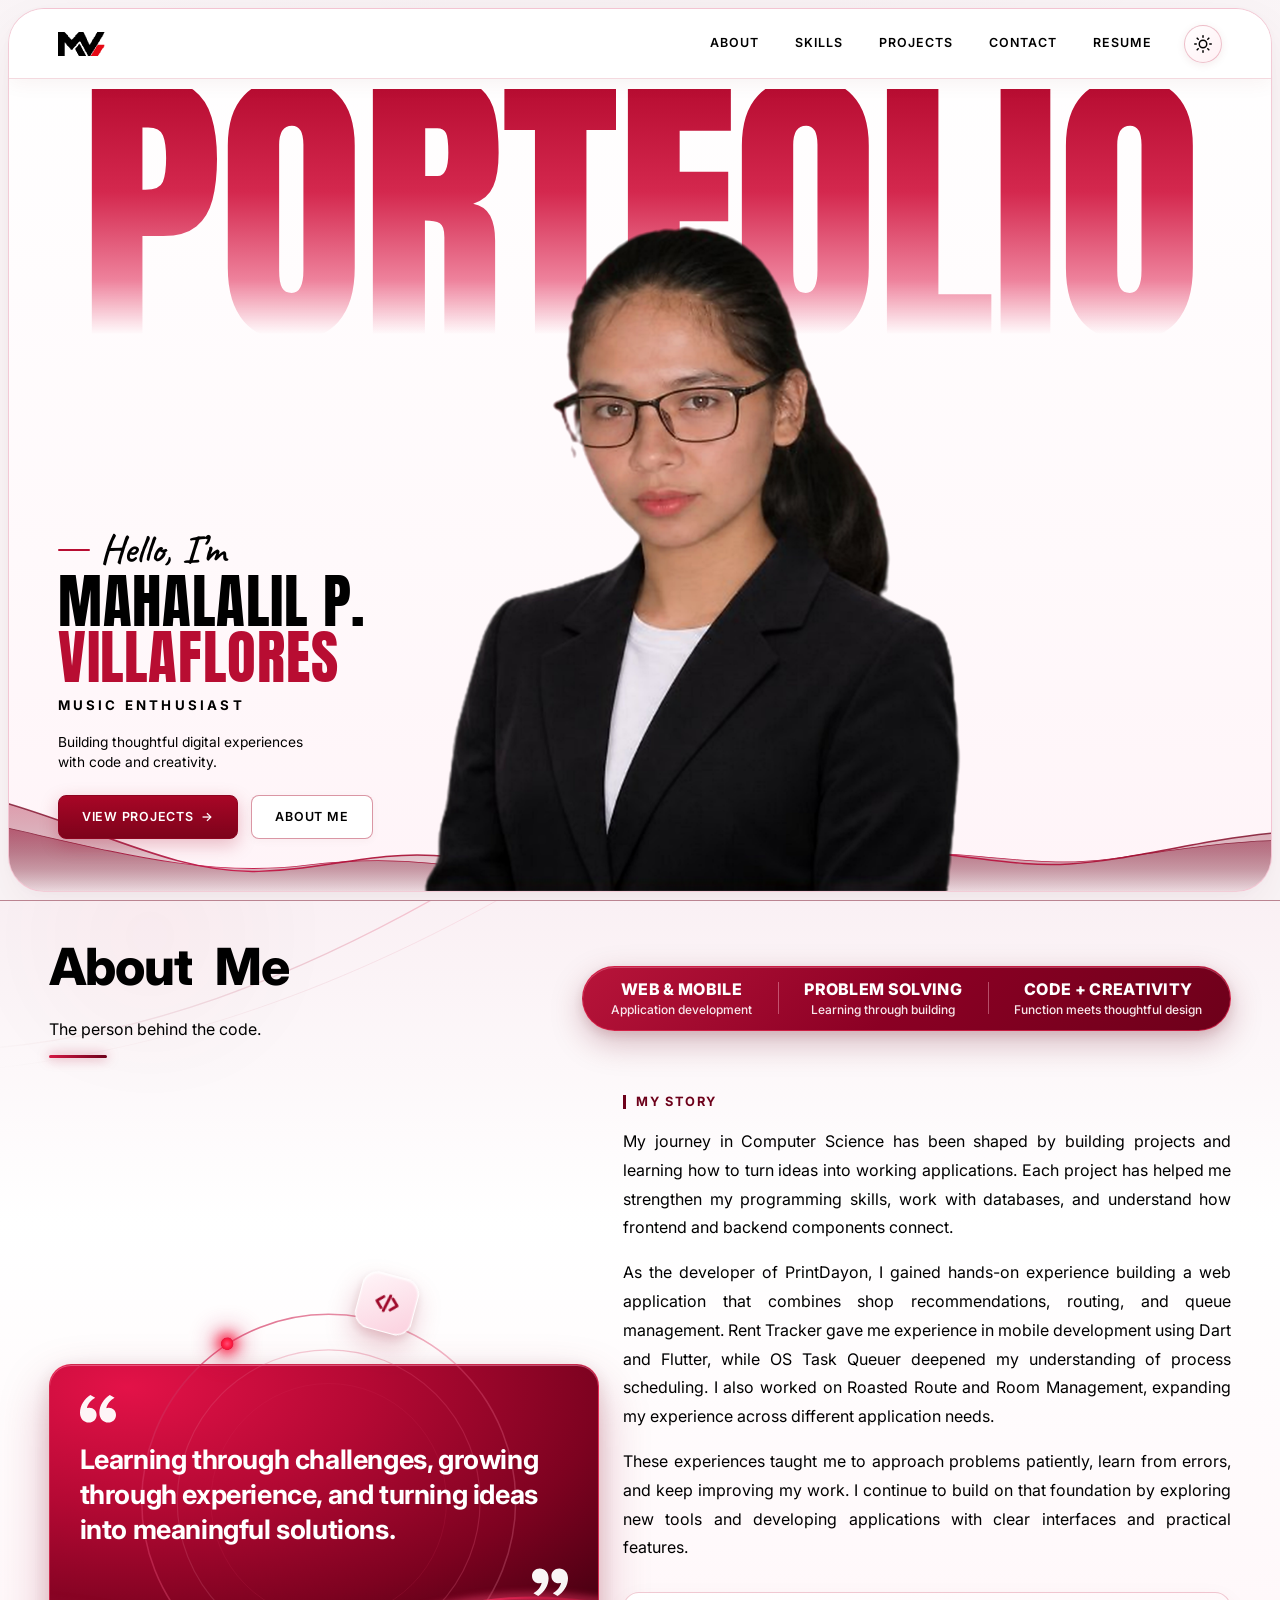
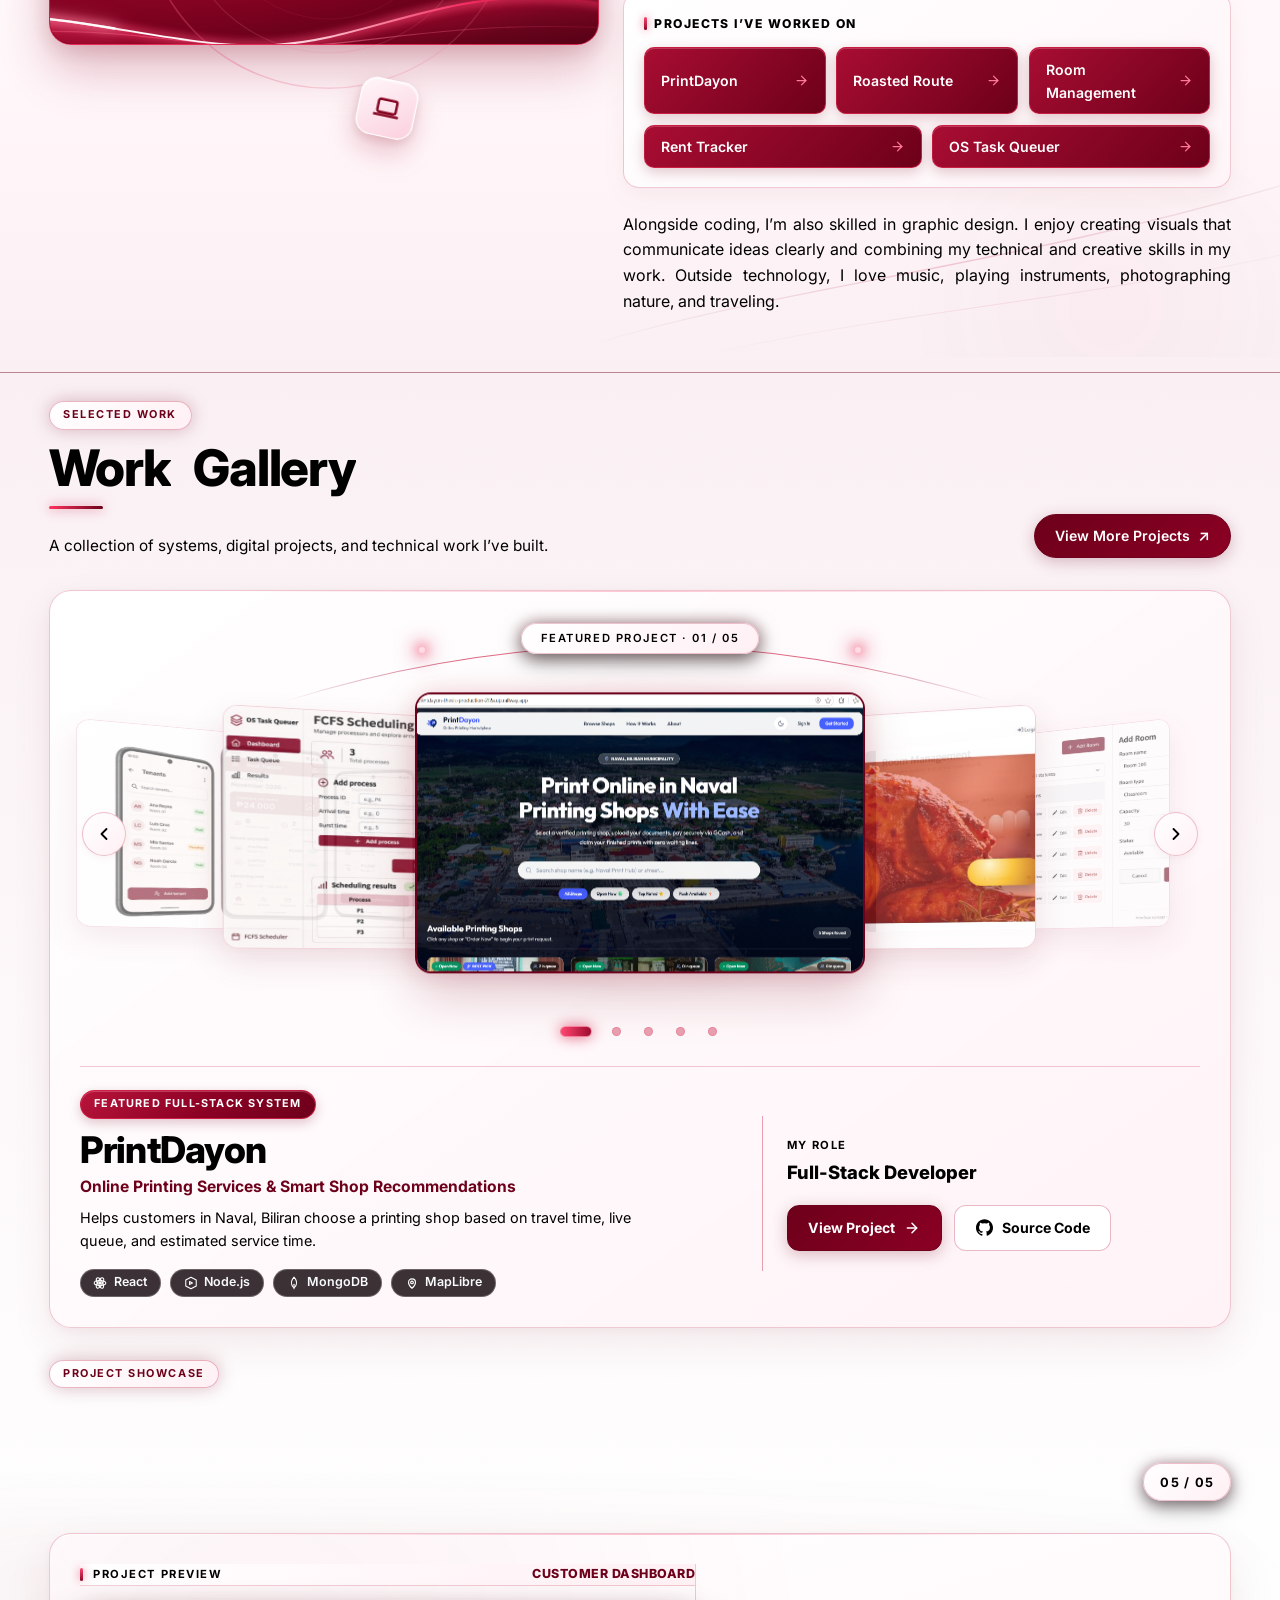
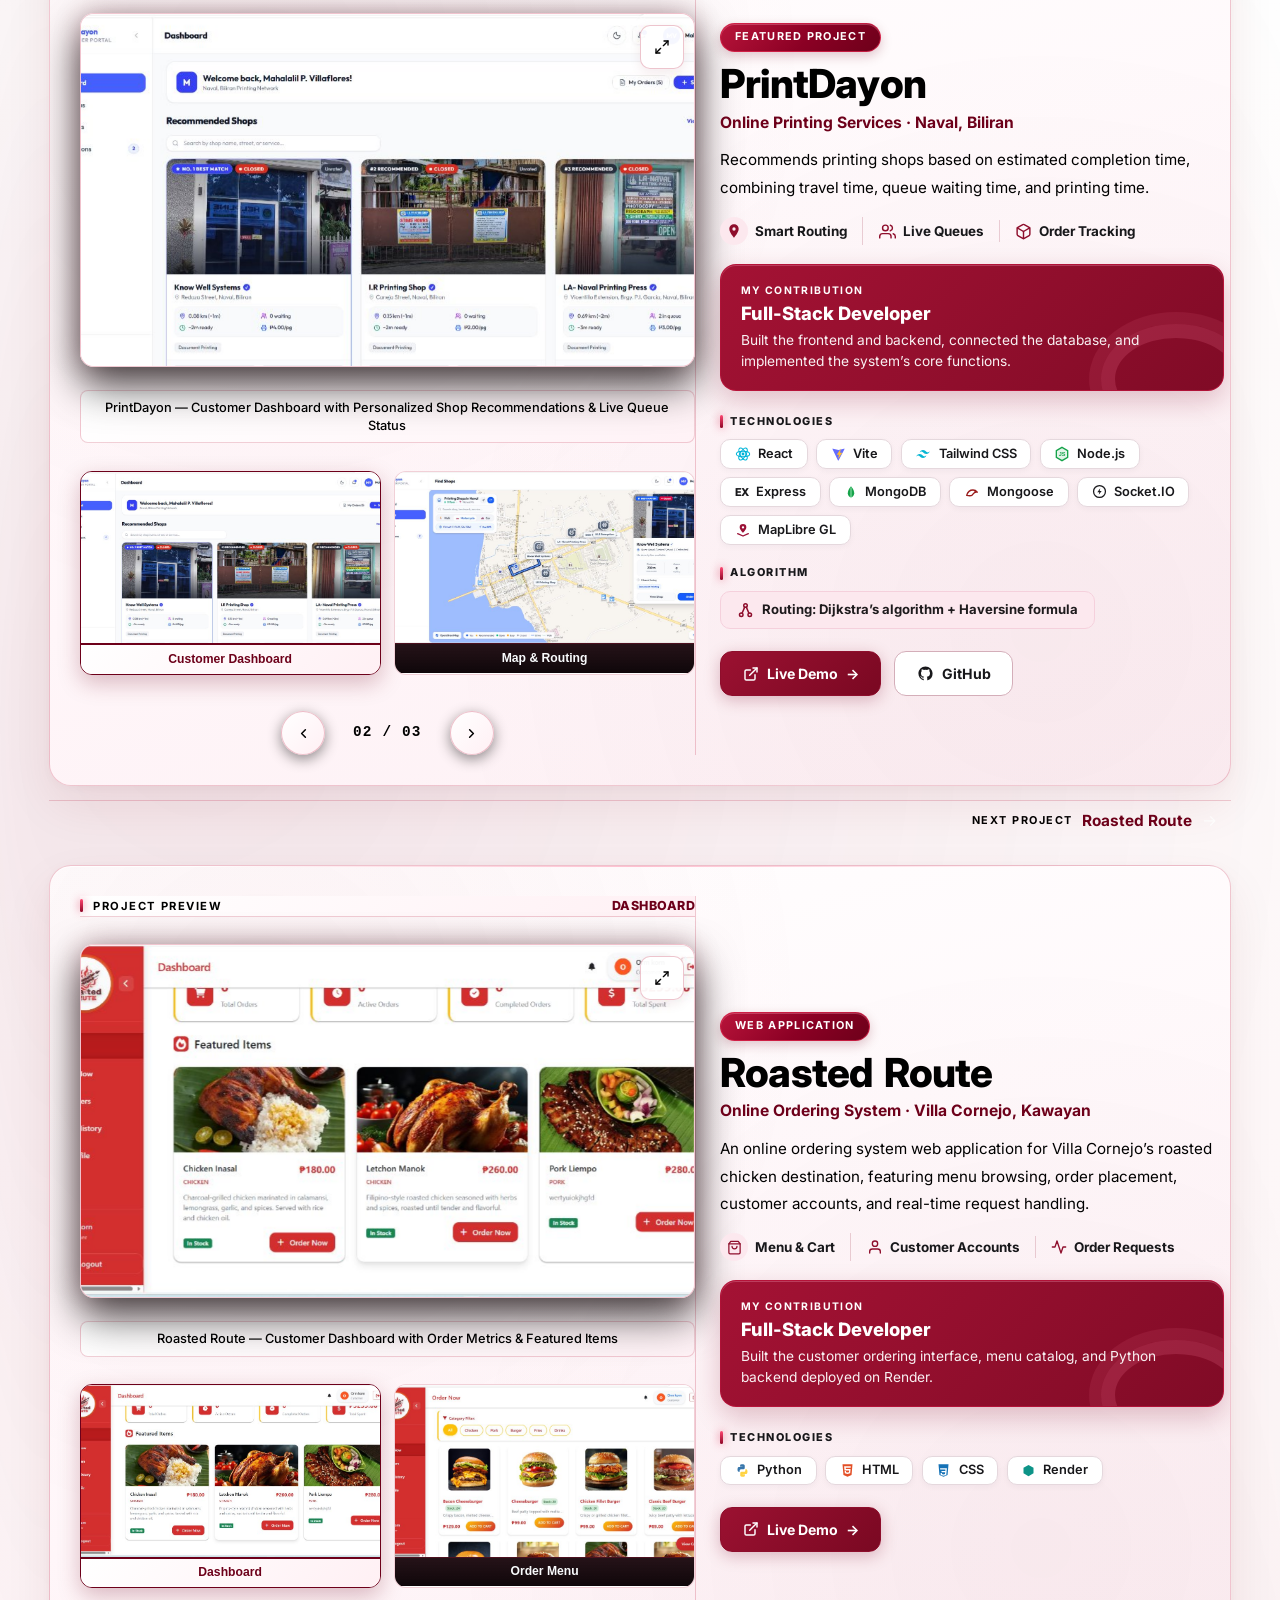
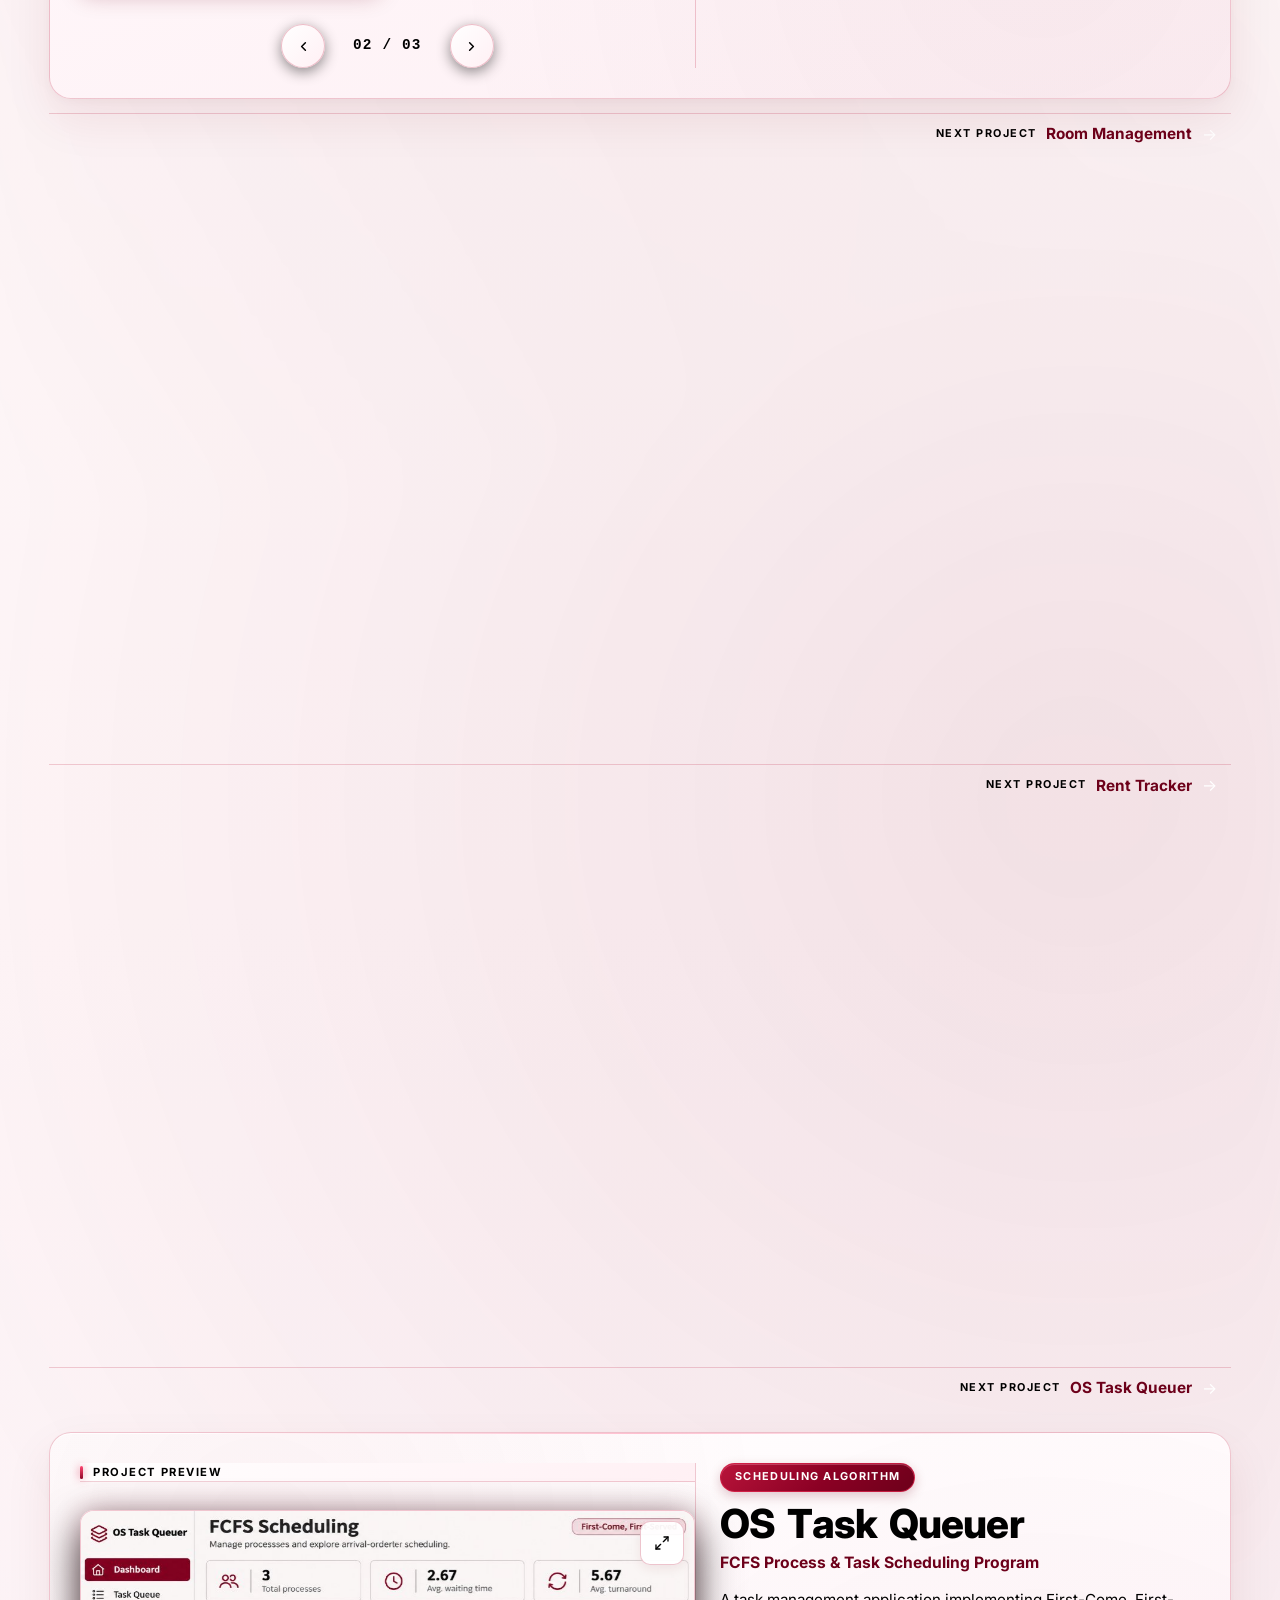
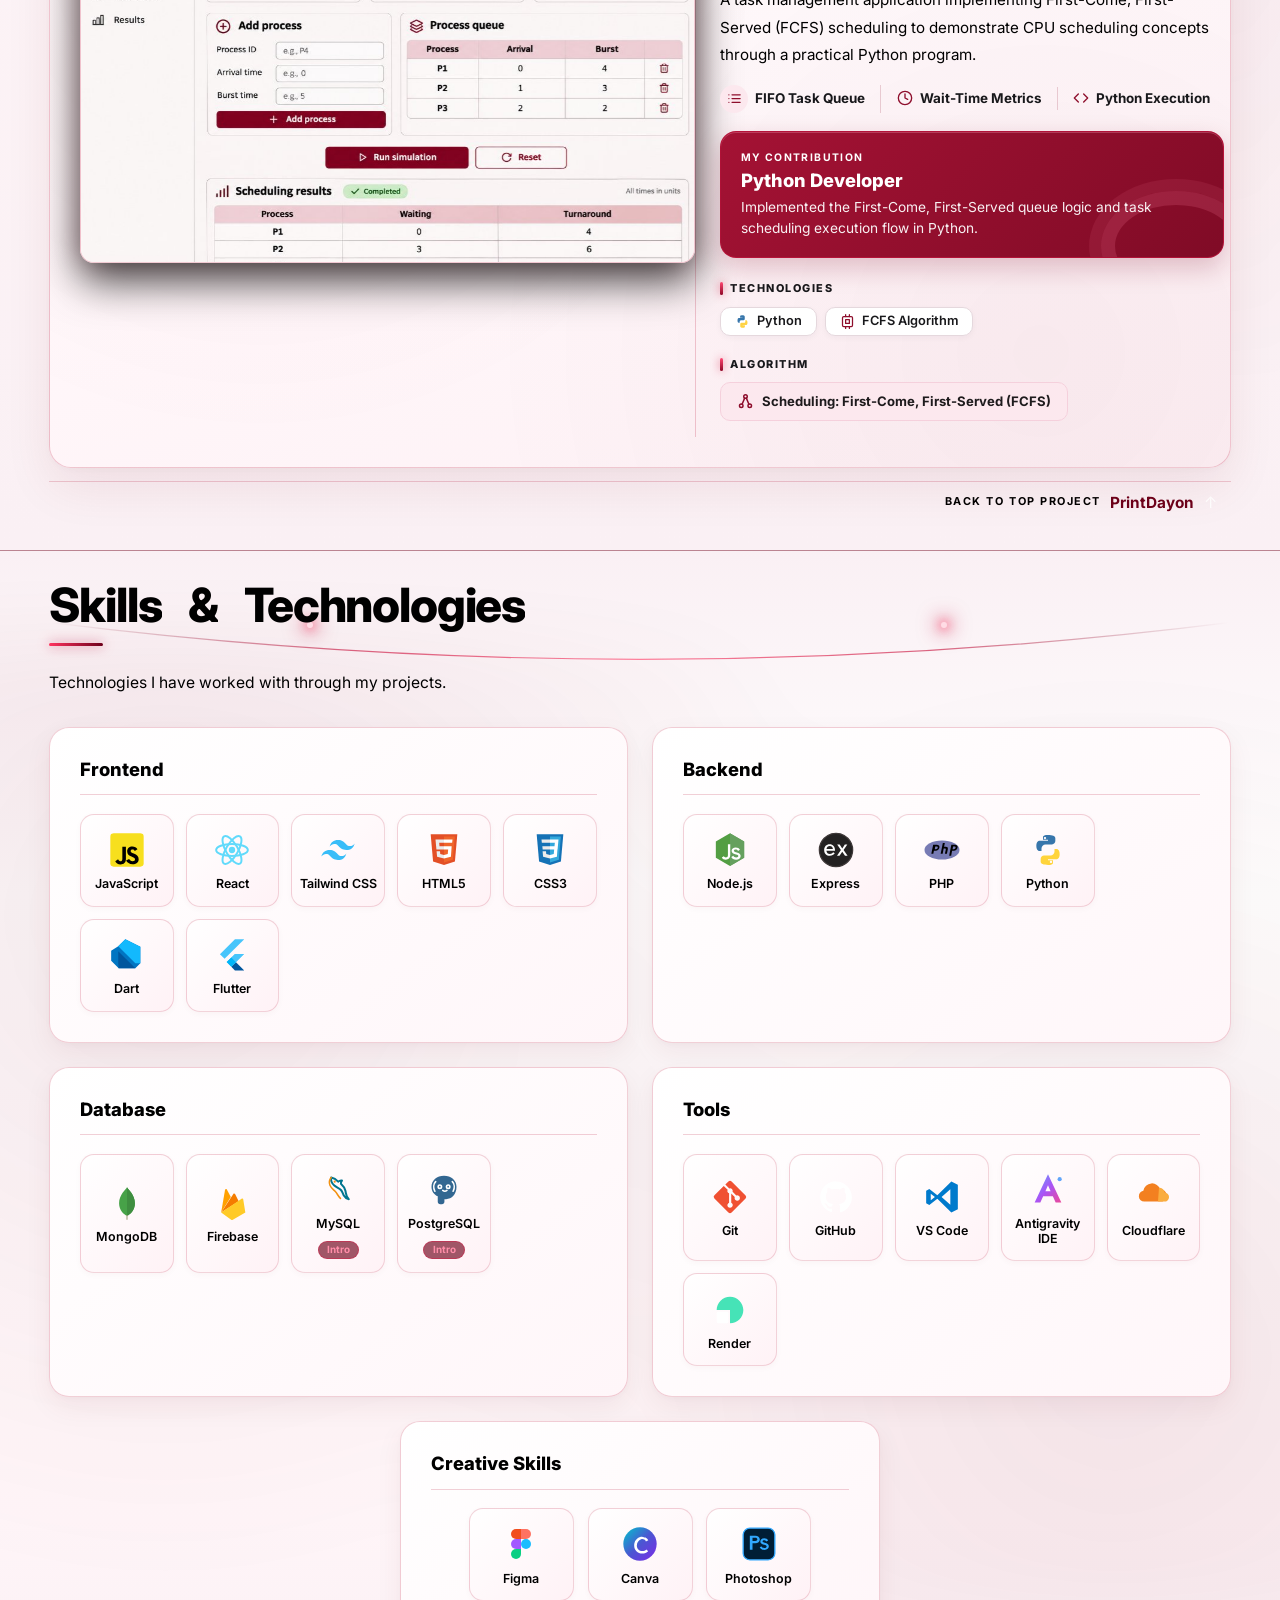
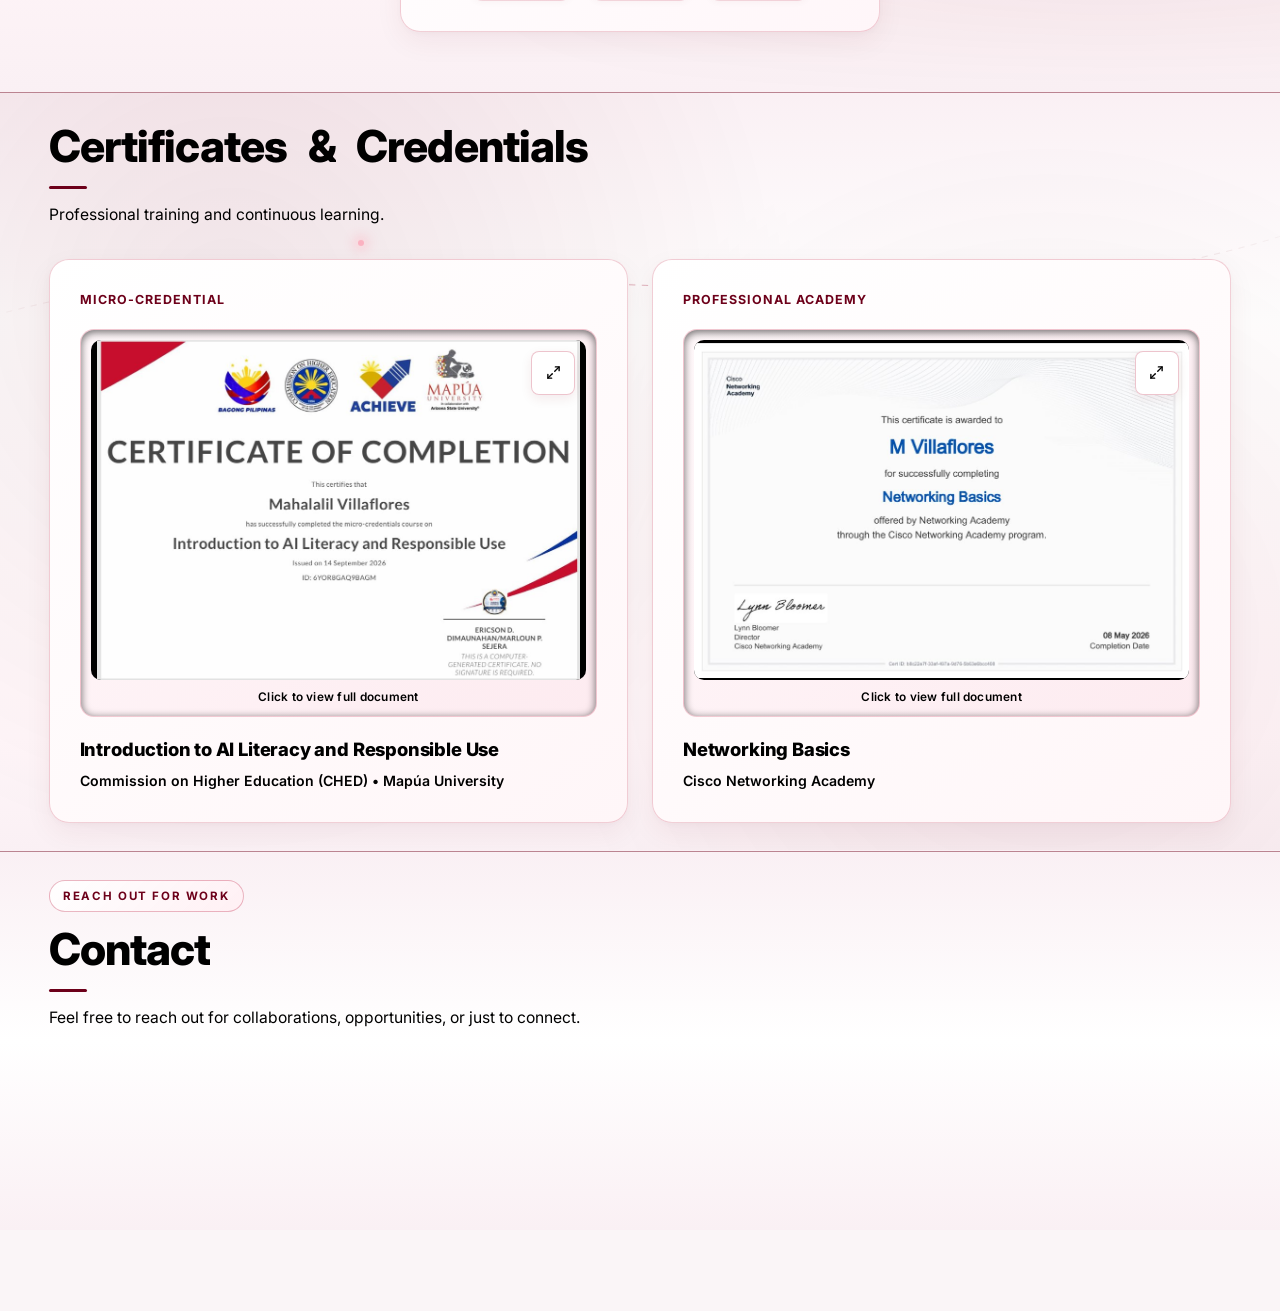
<file: portfolio/index.html>
<!DOCTYPE html>
<html lang="en">

<head>
  <meta charset="UTF-8" />
  <script>
    (function () {
      try {
        var saved = localStorage.getItem('mpv-portfolio-theme');
        var theme = saved;
        if (!theme || (theme !== 'dark' && theme !== 'light')) {
          theme = window.matchMedia && window.matchMedia('(prefers-color-scheme: dark)').matches ? 'dark' : 'light';
        }
        document.documentElement.setAttribute('data-theme', theme);
      } catch (e) {
        document.documentElement.setAttribute('data-theme', 'dark');
      }
    })();
  </script>
  <meta name="viewport" content="width=device-width, initial-scale=1.0" />
  <meta name="description"
    content="Portfolio of Mahalalil P. Villaflores — Aspiring Full-Stack Web Developer and BS Computer Science student at Biliran Province State University." />
  <title>Mahalalil P. Villaflores | Aspiring Full-Stack Developer</title>

  <!-- Open Graph / Facebook / Messenger -->
  <meta property="og:type" content="website" />
  <meta property="og:site_name" content="Mahalalil Villaflores Portfolio" />
  <meta property="og:url" content="https://myportfolio-mahalalil.vercel.app/" />
  <meta property="og:title" content="Mahalalil P. Villaflores | Aspiring Full-Stack Developer" />
  <meta property="og:description"
    content="Fourth-year Computer Science student with hands-on project experience building web and mobile applications." />
  <meta property="og:image" content="https://myportfolio-mahalalil.vercel.app/assets/images/og-preview.jpg" />
  <meta property="og:image:secure_url"
    content="https://myportfolio-mahalalil.vercel.app/assets/images/og-preview.jpg" />
  <meta property="og:image:width" content="1200" />
  <meta property="og:image:height" content="630" />
  <meta property="og:image:type" content="image/jpeg" />
  <link rel="image_src" href="https://myportfolio-mahalalil.vercel.app/assets/images/og-preview.jpg" />

  <!-- Twitter / X -->
  <meta name="twitter:card" content="summary_large_image" />
  <meta name="twitter:url" content="https://myportfolio-mahalalil.vercel.app/" />
  <meta name="twitter:title" content="Mahalalil P. Villaflores | Aspiring Full-Stack Developer" />
  <meta name="twitter:description"
    content="Fourth-year Computer Science student with hands-on project experience building web and mobile applications." />
  <meta name="twitter:image" content="https://myportfolio-mahalalil.vercel.app/assets/images/og-preview.jpg" />

  <link rel="preconnect" href="https://fonts.googleapis.com" />
  <link rel="preconnect" href="https://fonts.gstatic.com" crossorigin />
  <link
    href="https://fonts.googleapis.com/css2?family=Bebas+Neue&family=Anton&family=Caveat:wght@500;600&family=Inter:wght@400;500;600;700;800&display=swap"
    rel="stylesheet" />
  <link rel="icon" type="image/svg+xml" href="assets/images/favicon.svg" />
  <link rel="stylesheet" href="css/style.css" />
</head>

<body>

  <div class="scroll-progress-bar" id="scrollProgressBar" aria-hidden="true"></div>

  <a class="skip-link" href="#main-content">Skip to main content</a>

  <div class="hero-frame" id="home">
    <header class="site-header">
      <nav class="nav" aria-label="Main navigation">

        <div class="nav__brand">
          <a class="nav__brand-link" href="#home" aria-label="Mahalalil Villaflores — go to home section">
            <span class="nav__logo-wrap">
              <svg class="nav__logo-svg" viewBox="0 0 84 43" fill="none" xmlns="http://www.w3.org/2000/svg"
                aria-hidden="true">
                <path class="nav__logo-white"
                  d="M0 0h12v1h-12zM37 0h9v1h-9zM70 0h13v1h-13zM0 1h13v1h-13zM36 1h10v1h-10zM70 1h13v1h-13zM0 2h14v1h-14zM35 2h12v1h-12zM69 2h13v1h-13zM0 3h15v1h-15zM34 3h13v1h-13zM68 3h14v1h-14zM0 4h16v1h-16zM33 4h15v1h-15zM68 4h13v1h-13zM0 5h17v1h-17zM32 5h16v1h-16zM67 5h14v1h-14zM0 6h18v1h-18zM31 6h18v1h-18zM67 6h13v1h-13zM0 7h18v1h-18zM31 7h18v1h-18zM66 7h14v1h-14zM0 8h19v1h-19zM30 8h20v1h-20zM66 8h13v1h-13zM0 9h20v1h-20zM29 9h21v1h-21zM65 9h13v1h-13zM0 10h21v1h-21zM28 10h23v1h-23zM64 10h14v1h-14zM0 11h22v1h-22zM27 11h24v1h-24zM64 11h13v1h-13zM0 12h23v1h-23zM26 12h26v1h-26zM63 12h13v1h-13zM0 13h24v1h-24zM25 13h27v1h-27zM62 13h14v1h-14zM0 14h52v1h-52zM62 14h13v1h-13zM0 15h53v1h-53zM61 15h14v1h-14zM0 16h53v1h-53zM61 16h13v1h-13zM0 17h38v1h-38zM40 17h14v1h-14zM60 17h14v1h-14zM0 18h37v1h-37zM41 18h13v1h-13zM60 18h13v1h-13zM0 19h12v1h-12zM13 19h23v1h-23zM41 19h14v1h-14zM59 19h13v1h-13zM0 20h12v1h-12zM14 20h21v1h-21zM42 20h13v1h-13zM58 20h14v1h-14zM0 21h12v1h-12zM15 21h19v1h-19zM38 21h1v1h-1zM42 21h14v1h-14zM58 21h13v1h-13zM0 22h12v1h-12zM15 22h18v1h-18zM37 22h2v1h-2zM43 22h13v1h-13zM57 22h14v1h-14zM0 23h12v1h-12zM16 23h17v1h-17zM36 23h4v1h-4zM43 23h27v1h-27zM0 24h12v1h-12zM17 24h15v1h-15zM36 24h5v1h-5zM44 24h25v1h-25zM0 25h12v1h-12zM18 25h13v1h-13zM35 25h6v1h-6zM45 25h24v1h-24zM0 26h12v1h-12zM19 26h11v1h-11zM34 26h8v1h-8zM45 26h23v1h-23zM0 27h12v1h-12zM20 27h9v1h-9zM33 27h9v1h-9zM46 27h21v1h-21zM0 28h12v1h-12zM21 28h7v1h-7zM32 28h11v1h-11zM46 28h21v1h-21zM0 29h12v1h-12zM22 29h5v1h-5zM31 29h12v1h-12zM47 29h19v1h-19zM0 30h12v1h-12zM22 30h5v1h-5zM31 30h13v1h-13zM47 30h19v1h-19zM0 31h12v1h-12zM23 31h3v1h-3zM31 31h13v1h-13zM48 31h17v1h-17zM0 32h12v1h-12zM32 32h13v1h-13zM48 32h16v1h-16zM0 33h12v1h-12zM32 33h13v1h-13zM49 33h15v1h-15zM0 34h12v1h-12zM33 34h13v1h-13zM49 34h14v1h-14zM0 35h12v1h-12zM33 35h14v1h-14zM50 35h12v1h-12zM0 36h12v1h-12zM34 36h13v1h-13zM51 36h11v1h-11zM0 37h12v1h-12zM34 37h14v1h-14zM51 37h10v1h-10zM0 38h12v1h-12zM35 38h13v1h-13zM52 38h8v1h-8zM0 39h12v1h-12zM36 39h13v1h-13zM52 39h8v1h-8zM0 40h12v1h-12zM36 40h13v1h-13zM53 40h6v1h-6zM0 41h12v1h-12zM37 41h13v1h-13zM53 41h6v1h-6zM0 42h12v1h-12zM37 42h13v1h-13zM54 42h4v1h-4z" />
                <path class="nav__logo-accent"
                  d="M71 23h12v1h-12zM70 24h13v1h-13zM69 25h14v1h-14zM69 26h13v1h-13zM68 27h14v1h-14zM68 28h13v1h-13zM67 29h13v1h-13zM66 30h13v1h-13zM66 31h13v1h-13zM65 32h13v1h-13zM64 33h13v1h-13zM64 34h13v1h-13zM63 35h13v1h-13zM63 36h13v1h-13zM62 37h13v1h-13zM61 38h13v1h-13zM61 39h13v1h-13zM60 40h13v1h-13zM59 41h13v1h-13zM59 42h13v1h-13z" />
              </svg>
            </span>
            <span class="nav__brand-divider" aria-hidden="true"></span>
            <span class="nav__brand-name">PORTFOLIO</span>
          </a>
        </div>

        <div class="nav__actions">
          <ul class="nav__menu" id="navMenu">
            <li><a class="nav__link active" href="#about">ABOUT</a></li>
            <li><a class="nav__link" href="#skills">SKILLS</a></li>
            <li><a class="nav__link" href="#projects">PROJECTS</a></li>
            <li><a class="nav__link" href="#contact">CONTACT</a></li>
            <li><a class="nav__link" href="resume.html">RESUME</a></li>
            <li class="nav__cta-item">
              <button class="nav__theme-toggle" id="themeToggle" type="button"
                aria-label="Switch to light mode" title="Switch to light mode">
                <svg class="theme-toggle__icon theme-toggle__icon--moon" width="18" height="18" viewBox="0 0 24 24"
                  fill="none" stroke="currentColor" stroke-width="2" stroke-linecap="round" stroke-linejoin="round"
                  aria-hidden="true">
                  <path d="M21 12.79A9 9 0 1 1 11.21 3 7 7 0 0 0 21 12.79z"></path>
                </svg>
                <svg class="theme-toggle__icon theme-toggle__icon--sun" width="18" height="18" viewBox="0 0 24 24"
                  fill="none" stroke="currentColor" stroke-width="2" stroke-linecap="round" stroke-linejoin="round"
                  aria-hidden="true">
                  <circle cx="12" cy="12" r="5"></circle>
                  <line x1="12" y1="1" x2="12" y2="3"></line>
                  <line x1="12" y1="21" x2="12" y2="23"></line>
                  <line x1="4.22" y1="4.22" x2="5.64" y2="5.64"></line>
                  <line x1="18.36" y1="18.36" x2="19.78" y2="19.78"></line>
                  <line x1="1" y1="12" x2="3" y2="12"></line>
                  <line x1="21" y1="12" x2="23" y2="12"></line>
                  <line x1="4.22" y1="19.78" x2="5.64" y2="18.36"></line>
                  <line x1="18.36" y1="5.64" x2="19.78" y2="4.22"></line>
                </svg>
              </button>
            </li>
          </ul>

          <button class="nav__toggle" id="navToggle" type="button" aria-expanded="false" aria-controls="navMenu"
            aria-label="Open navigation menu">
            <span class="hamburger" aria-hidden="true"></span>
          </button>
        </div>

      </nav>
    </header>

    <section class="hero" aria-labelledby="hero-heading">
      <!-- Glowing crimson / deep burgundy undulating footer wave (edge-to-edge behind portrait) -->
      <svg class="hero__wave" viewBox="0 0 1440 220" preserveAspectRatio="none" aria-hidden="true">
        <defs>
          <linearGradient id="heroWaveGrad" x1="0" y1="0" x2="1" y2="0">
            <stop offset="0" stop-color="#8b0024" stop-opacity="0.55"></stop>
            <stop offset="0.11" stop-color="#ff1e42" stop-opacity="0.95"></stop>
            <stop offset="0.17" stop-color="#ffd6e0" stop-opacity="1"></stop>
            <stop offset="0.24" stop-color="#ff1e42" stop-opacity="0.9"></stop>
            <stop offset="0.31" stop-color="#ffc2d1" stop-opacity="1"></stop>
            <stop offset="0.41" stop-color="#d90d34" stop-opacity="0.85"></stop>
            <stop offset="0.52" stop-color="#6d001a" stop-opacity="0.4"></stop>
            <stop offset="0.62" stop-color="#d90d34" stop-opacity="0.85"></stop>
            <stop offset="0.69" stop-color="#ffd6e0" stop-opacity="1"></stop>
            <stop offset="0.78" stop-color="#ff1e42" stop-opacity="0.88"></stop>
            <stop offset="0.88" stop-color="#ffd6e0" stop-opacity="1"></stop>
            <stop offset="0.95" stop-color="#ff1e42" stop-opacity="0.92"></stop>
            <stop offset="1" stop-color="#9b0828" stop-opacity="0.7"></stop>
          </linearGradient>
          <linearGradient id="heroWaveLightLine" x1="0" y1="0" x2="1" y2="0">
            <stop offset="0" stop-color="#6d001a" stop-opacity="0.75"></stop>
            <stop offset="0.17" stop-color="#c9184a" stop-opacity="1"></stop>
            <stop offset="0.31" stop-color="#a80d32" stop-opacity="0.95"></stop>
            <stop offset="0.52" stop-color="#6d001a" stop-opacity="0.65"></stop>
            <stop offset="0.69" stop-color="#c9184a" stop-opacity="1"></stop>
            <stop offset="0.88" stop-color="#a80d32" stop-opacity="0.95"></stop>
            <stop offset="1" stop-color="#6d001a" stop-opacity="0.8"></stop>
          </linearGradient>
          <linearGradient id="heroWaveFill" x1="0" y1="0" x2="0" y2="1">
            <stop offset="0" stop-color="#d90d34" stop-opacity="0.52"></stop>
            <stop offset="0.55" stop-color="#6d001a" stop-opacity="0.28"></stop>
            <stop offset="1" stop-color="#1a0006" stop-opacity="0"></stop>
          </linearGradient>
          <linearGradient id="heroWaveLight1" x1="0" y1="0" x2="0" y2="1">
            <stop offset="0" stop-color="#a80d32" stop-opacity="0.38"></stop>
            <stop offset="0.55" stop-color="#6d001a" stop-opacity="0.22"></stop>
            <stop offset="1" stop-color="#6d001a" stop-opacity="0.04"></stop>
          </linearGradient>
          <linearGradient id="heroWaveLight2" x1="0" y1="0" x2="0" y2="1">
            <stop offset="0" stop-color="#8b0024" stop-opacity="0.48"></stop>
            <stop offset="0.65" stop-color="#6d001a" stop-opacity="0.28"></stop>
            <stop offset="1" stop-color="#4a0011" stop-opacity="0.08"></stop>
          </linearGradient>
        </defs>
        <path class="hero__wave-fill" d="M 0 220 L 0 78 C 110 125, 195 192, 285 188 C 365 184, 415 156, 485 162 C 565 169, 635 215, 730 214 C 830 213, 910 156, 1005 156 C 1090 156, 1140 182, 1210 176 C 1280 170, 1355 138, 1440 126 L 1440 220 Z" fill="url(#heroWaveFill)"></path>
        <path class="hero__wave-light hero__wave-light--back" d="M 0 220 L 0 78 C 110 125, 195 192, 285 188 C 365 184, 415 156, 485 162 C 565 169, 635 215, 730 214 C 830 213, 910 156, 1005 156 C 1090 156, 1140 182, 1210 176 C 1280 170, 1355 138, 1440 126 L 1440 220 Z" fill="url(#heroWaveLight1)"></path>
        <path class="hero__wave-light hero__wave-light--front" d="M 0 220 L 0 118 C 130 160, 230 198, 340 178 C 440 160, 520 175, 640 216 C 770 216, 860 182, 970 162 C 1075 144, 1160 186, 1255 168 C 1335 152, 1390 140, 1440 138 L 1440 220 Z" fill="url(#heroWaveLight2)"></path>
        <path class="hero__wave-line hero__wave-line--glow" d="M 0 78 C 110 125, 195 192, 285 188 C 365 184, 415 156, 485 162 C 565 169, 635 215, 730 214 C 830 213, 910 156, 1005 156 C 1090 156, 1140 182, 1210 176 C 1280 170, 1355 138, 1440 126" stroke="url(#heroWaveGrad)"></path>
        <path class="hero__wave-line" d="M 0 78 C 110 125, 195 192, 285 188 C 365 184, 415 156, 485 162 C 565 169, 635 215, 730 214 C 830 213, 910 156, 1005 156 C 1090 156, 1140 182, 1210 176 C 1280 170, 1355 138, 1440 126" stroke="url(#heroWaveGrad)"></path>
        <path class="hero__wave-line hero__wave-line--thin" d="M 0 118 C 130 160, 230 198, 340 178 C 440 160, 520 175, 640 216 C 770 216, 860 182, 970 162 C 1075 144, 1160 186, 1255 168 C 1335 152, 1390 140, 1440 138" stroke="url(#heroWaveGrad)"></path>
      </svg>

      <div class="hero__bg-word-mask" aria-hidden="true">
        <div class="hero__bg-word" id="heroBgWord">
          <span class="hero__bg-char">P</span><span class="hero__bg-char">O</span><span
            class="hero__bg-char">R</span><span class="hero__bg-char">T</span><span class="hero__bg-char">F</span><span
            class="hero__bg-char">O</span><span class="hero__bg-char">L</span><span class="hero__bg-char">I</span><span
            class="hero__bg-char">O</span>
        </div>
      </div>

      <div class="hero__stage">

        <div class="hero__intro">
          <p class="hero__greeting">
            <span class="hero__greeting-dash" aria-hidden="true"></span>
            <span>Hello, I&rsquo;m</span>
          </p>

          <h1 class="hero__name" id="hero-heading">
            <span class="sr-only">MAHALALIL P. VILLAFLORES</span>
            <span class="hero__name-visual" aria-hidden="true">
              <span class="hero__name-line">
                <span class="hero__char">M</span><span class="hero__char">A</span><span class="hero__char">H</span><span
                  class="hero__char">A</span><span class="hero__char">L</span><span class="hero__char">A</span><span
                  class="hero__char">L</span><span class="hero__char">I</span><span class="hero__char">L</span><span
                  class="hero__char hero__char--space">&nbsp;</span><span class="hero__char">P</span><span
                  class="hero__char">.</span>
              </span>
              <span class="hero__name-line hero__name-line--accent">
                <span class="hero__char">V</span><span class="hero__char">I</span><span class="hero__char">L</span><span
                  class="hero__char">L</span><span class="hero__char">A</span><span class="hero__char">F</span><span
                  class="hero__char">L</span><span class="hero__char">O</span><span class="hero__char">R</span><span
                  class="hero__char">E</span><span class="hero__char">S</span>
              </span>
            </span>
          </h1>

          <p class="hero__role" aria-label="ASPIRING FULL-STACK DEVELOPER">
            <span class="hero__role-text" id="heroRoleText" aria-hidden="true">ASPIRING FULL-STACK DEVELOPER</span><span
              class="hero__role-cursor" id="heroRoleCursor" aria-hidden="true"></span>
          </p>

          <p class="hero__desc">
            Building thoughtful digital experiences<br />
            with code and creativity.
          </p>

          <div class="hero__actions">
            <a class="hero__btn hero__btn--primary" href="#projects">
              <span>VIEW PROJECTS</span>
              <span class="hero__btn-arrow" aria-hidden="true">&rarr;</span>
            </a>
            <a class="hero__btn hero__btn--outline" href="#about">
              <span class="hero__btn-play" aria-hidden="true">
                <svg width="10" height="10" viewBox="0 0 24 24" fill="currentColor">
                  <polygon points="6 4 20 12 6 20 6 4"></polygon>
                </svg>
              </span>
              <span>ABOUT ME</span>
            </a>
          </div>
        </div>

        <div class="hero__portrait-wrap">
          <img class="hero__portrait" src="assets/images/profile-cutout.png"
            alt="Portrait of Mahalalil P. Villaflores" width="836" height="1020" loading="eager" />
        </div>

      </div>
    </section>
  </div>

  <main id="main-content">

    <section class="section about" id="about" aria-labelledby="about-heading">
      <div class="about__ambient" aria-hidden="true">
        <div class="about__glow-orb about__glow-orb--tl"></div>
        <div class="about__glow-orb about__glow-orb--br"></div>
        <svg class="about__bg-wave about__bg-wave--tl" viewBox="0 0 600 220" fill="none" preserveAspectRatio="none">
          <path d="M-40 190 C 140 180, 320 110, 520 -20" stroke="url(#aboutWaveGrad1)" stroke-width="1.5" />
          <path d="M-40 215 C 160 195, 350 130, 560 0" stroke="url(#aboutWaveGrad1)" stroke-width="0.8"
            opacity="0.55" />
          <defs>
            <linearGradient id="aboutWaveGrad1" x1="0%" y1="100%" x2="100%" y2="0%">
              <stop offset="0%" stop-color="#6d001a" stop-opacity="0" />
              <stop offset="55%" stop-color="#b8143a" stop-opacity="0.55" />
              <stop offset="100%" stop-color="#ff4d79" stop-opacity="0.85" />
            </linearGradient>
          </defs>
        </svg>
        <svg class="about__bg-wave about__bg-wave--br" viewBox="0 0 700 260" fill="none" preserveAspectRatio="none">
          <path d="M-20 250 C 180 180, 420 160, 720 60" stroke="url(#aboutWaveGrad2)" stroke-width="1.5" />
          <path d="M80 265 C 280 210, 480 200, 720 140" stroke="url(#aboutWaveGrad2)" stroke-width="1" opacity="0.5" />
          <defs>
            <linearGradient id="aboutWaveGrad2" x1="0%" y1="100%" x2="100%" y2="0%">
              <stop offset="0%" stop-color="#6d001a" stop-opacity="0" />
              <stop offset="50%" stop-color="#c91842" stop-opacity="0.6" />
              <stop offset="100%" stop-color="#6d001a" stop-opacity="0.15" />
            </linearGradient>
          </defs>
        </svg>
      </div>

      <div class="container about__container">

        <div class="about__header-row" data-about-reveal>
          <div class="about__header-left">
            <h2 class="about__heading" id="about-heading" data-about-heading>
              <span class="sr-only">About Me</span>
              <span class="about-word-mask" aria-hidden="true"><span class="about-word"
                  data-word-idx="0">About</span></span>
              <span class="about-word-mask" aria-hidden="true"><span class="about-word"
                  data-word-idx="1">Me</span></span>
            </h2>
            <p class="about__subtitle">The person behind the code.</p>
            <span class="about__header-line" aria-hidden="true"></span>
          </div>

          <div class="about__stats-strip" aria-label="Key developer focus areas">
            <div class="about__stat-item">
              <span class="about__stat-val">WEB &amp; MOBILE</span>
              <span class="about__stat-lbl">Application development</span>
            </div>
            <span class="about__stat-divider" aria-hidden="true"></span>
            <div class="about__stat-item">
              <span class="about__stat-val">PROBLEM SOLVING</span>
              <span class="about__stat-lbl">Learning through building</span>
            </div>
            <span class="about__stat-divider" aria-hidden="true"></span>
            <div class="about__stat-item">
              <span class="about__stat-val">CODE + CREATIVITY</span>
              <span class="about__stat-lbl">Function meets thoughtful design</span>
            </div>
          </div>
        </div>

        <div class="about__main-grid">

          <div class="about__statement-card" data-about-reveal>
            <!-- Outer Concentric Orbit Rings, Glowing Dot & Floating 3D Icon Badges -->
            <div class="about__statement-backdrop" aria-hidden="true">
              <svg class="about__rings-svg" viewBox="0 0 460 460" fill="none">
                <defs>
                  <linearGradient id="aboutRingOuter" x1="0%" y1="0%" x2="100%" y2="100%">
                    <stop offset="0%" stop-color="#c9184a" stop-opacity="0.78" />
                    <stop offset="50%" stop-color="#e05277" stop-opacity="0.38" />
                    <stop offset="100%" stop-color="#f4a2b8" stop-opacity="0.22" />
                  </linearGradient>
                  <linearGradient id="aboutRingMid" x1="100%" y1="0%" x2="0%" y2="100%">
                    <stop offset="0%" stop-color="#d43860" stop-opacity="0.36" />
                    <stop offset="100%" stop-color="#f29cb3" stop-opacity="0.15" />
                  </linearGradient>
                </defs>
                <circle class="about__ring about__ring--outer" cx="235" cy="230" r="200" stroke="url(#aboutRingOuter)" stroke-width="1.6" />
                <circle class="about__ring about__ring--mid" cx="235" cy="230" r="162" stroke="url(#aboutRingMid)" stroke-width="1.2" />
                <circle class="about__ring about__ring--inner" cx="235" cy="230" r="126" stroke="rgba(212, 56, 96, 0.16)" stroke-width="1" />
              </svg>

              <!-- Orbiting glowing crimson dot travelling along the outer ring -->
              <div class="about__ring-orbit-track">
                <span class="about__ring-dot"></span>
              </div>

              <!-- Top floating 3D badge: Code </> -->
              <div class="about__float-badge about__float-badge--code">
                <svg width="28" height="28" viewBox="0 0 24 24" fill="none" stroke="currentColor" stroke-width="2.4" stroke-linecap="round" stroke-linejoin="round">
                  <polyline points="8 7 3 12 8 17"></polyline>
                  <polyline points="16 7 21 12 16 17"></polyline>
                  <line x1="13.5" y1="5" x2="10.5" y2="19"></line>
                </svg>
              </div>

              <!-- Bottom floating 3D badge: Laptop -->
              <div class="about__float-badge about__float-badge--laptop">
                <svg width="28" height="28" viewBox="0 0 24 24" fill="none" stroke="currentColor" stroke-width="2.1" stroke-linecap="round" stroke-linejoin="round">
                  <rect x="4" y="5" width="16" height="11" rx="1.8"></rect>
                  <path d="M2 18.5h20"></path>
                </svg>
              </div>
            </div>

            <!-- Clipped Card Surface: Rich Crimson-Burgundy Gradient, Shimmer & Glowing S-Wave -->
            <div class="about__statement-surface" aria-hidden="true">
              <span class="about__shimmer"></span>

              <div class="about__orbit">
                <svg class="about__orbit-svg" viewBox="0 0 600 130" fill="none" preserveAspectRatio="none">
                  <defs>
                    <linearGradient id="aboutCardWaveFill" x1="0%" y1="0%" x2="100%" y2="100%">
                      <stop offset="0%" stop-color="#ff2a5f" stop-opacity="0.65" />
                      <stop offset="45%" stop-color="#c9103e" stop-opacity="0.45" />
                      <stop offset="100%" stop-color="#4d0013" stop-opacity="0.2" />
                    </linearGradient>
                    <linearGradient id="aboutCardWaveLine" x1="0%" y1="0%" x2="100%" y2="0%">
                      <stop offset="0%" stop-color="#ff8da8" stop-opacity="0.85" />
                      <stop offset="22%" stop-color="#ffffff" stop-opacity="1" />
                      <stop offset="48%" stop-color="#ffd1dc" stop-opacity="0.98" />
                      <stop offset="72%" stop-color="#ff2e63" stop-opacity="0.85" />
                      <stop offset="100%" stop-color="#9e082a" stop-opacity="0.25" />
                    </linearGradient>
                    <linearGradient id="aboutCardWaveSub" x1="0%" y1="0%" x2="100%" y2="0%">
                      <stop offset="0%" stop-color="#ff4772" stop-opacity="0.35" />
                      <stop offset="45%" stop-color="#ff8da8" stop-opacity="0.6" />
                      <stop offset="100%" stop-color="#b80938" stop-opacity="0.15" />
                    </linearGradient>
                  </defs>
                  <!-- Wave fill area at bottom of card -->
                  <path class="about__card-wave-fill" d="M0 74 C 95 78, 175 118, 255 112 C 335 106, 405 46, 505 52 C 550 55, 580 65, 600 74 L600 130 L0 130 Z" fill="url(#aboutCardWaveFill)" />
                  <!-- Secondary subtle wave curve -->
                  <path class="about__card-wave-sub" d="M0 98 C 110 84, 190 120, 275 114 C 360 108, 435 76, 600 94" stroke="url(#aboutCardWaveSub)" stroke-width="1.4" />
                  <!-- Soft glow behind main wave line -->
                  <path class="about__card-wave-glow" d="M0 74 C 95 78, 175 118, 255 112 C 335 106, 405 46, 505 52 C 550 55, 580 65, 600 74" stroke="#ff2a5f" stroke-width="7" stroke-linecap="round" />
                  <!-- Main bright glowing S-wave line -->
                  <path class="about__card-wave-line" d="M0 74 C 95 78, 175 118, 255 112 C 335 106, 405 46, 505 52 C 550 55, 580 65, 600 74" stroke="url(#aboutCardWaveLine)" stroke-width="2.4" stroke-linecap="round" />
                  <!-- Travelling luminous light streak along the S-wave -->
                  <path class="about__card-wave-pulse" d="M0 74 C 95 78, 175 118, 255 112 C 335 106, 405 46, 505 52 C 550 55, 580 65, 600 74" stroke="#ffffff" stroke-width="3.2" stroke-linecap="round" />
                </svg>
              </div>
            </div>

            <div class="about__statement-inner">
              <span class="about__quote-mark" aria-hidden="true">
                <svg width="36" height="28" viewBox="0 0 36 28" fill="currentColor">
                  <path
                    d="M10.4 0C4.6 3.8 0 10.2 0 17.8C0 23.8 3.9 27.6 8.8 27.6C13.3 27.6 16.6 24.4 16.6 20C16.6 15.6 13.4 12.7 9.4 12.7C8.5 12.7 7.4 13 6.9 13.2C7.6 9.1 11.1 5.1 15.2 2.7L10.4 0ZM29.8 0C24 3.8 19.4 10.2 19.4 17.8C19.4 23.8 23.3 27.6 28.2 27.6C32.7 27.6 36 24.4 36 20C36 15.6 32.8 12.7 28.8 12.7C27.9 12.7 26.8 13 26.3 13.2C27 9.1 30.5 5.1 34.6 2.7L29.8 0Z" />
                </svg>
              </span>

              <h3 class="about__statement-title">
                Learning through challenges, growing through experience, and turning ideas into meaningful solutions.
              </h3>

              <span class="about__quote-mark about__quote-mark--closing" aria-hidden="true">
                <svg width="36" height="28" viewBox="0 0 36 28" fill="currentColor">
                  <path transform="rotate(180 18 14)"
                    d="M10.4 0C4.6 3.8 0 10.2 0 17.8C0 23.8 3.9 27.6 8.8 27.6C13.3 27.6 16.6 24.4 16.6 20C16.6 15.6 13.4 12.7 9.4 12.7C8.5 12.7 7.4 13 6.9 13.2C7.6 9.1 11.1 5.1 15.2 2.7L10.4 0ZM29.8 0C24 3.8 19.4 10.2 19.4 17.8C19.4 23.8 23.3 27.6 28.2 27.6C32.7 27.6 36 24.4 36 20C36 15.6 32.8 12.7 28.8 12.7C27.9 12.7 26.8 13 26.3 13.2C27 9.1 30.5 5.1 34.6 2.7L29.8 0Z" />
                </svg>
              </span>
            </div>
          </div>

          <div class="about__story-col" data-about-reveal>
            <p class="about__story-label">MY STORY</p>

            <p class="about__story-text">
              My journey in Computer Science has been shaped by building projects and learning how to turn ideas into
              working applications. Each project has helped me strengthen my programming skills, work with databases,
              and understand how frontend and backend components connect.
            </p>

            <p class="about__story-text">
              As the developer of PrintDayon, I gained hands-on experience building a web application that combines shop
              recommendations, routing, and queue management. Rent Tracker gave me experience in mobile development
              using Dart and Flutter, while OS Task Queuer deepened my understanding of process scheduling. I also
              worked on Roasted Route and Room Management, expanding my experience across different application needs.
            </p>

            <p class="about__story-text">
              These experiences taught me to approach problems patiently, learn from errors, and keep improving my work.
              I continue to build on that foundation by exploring new tools and developing applications with clear
              interfaces and practical features.
            </p>

            <div class="about__project-pills-wrap">
              <div class="about__project-pills-label">
                <span class="project-featured__accent-bar" aria-hidden="true"></span>
                <span>PROJECTS I&rsquo;VE WORKED ON</span>
              </div>
              <div class="about__project-pills" role="list" aria-label="Projects I&rsquo;ve worked on">
                <a class="about__project-pill" role="listitem" href="#project-printdayon">
                  <span>PrintDayon</span>
                  <svg class="about__pill-arrow" width="15" height="15" viewBox="0 0 24 24" fill="none"
                    stroke="currentColor" stroke-width="2" stroke-linecap="round" stroke-linejoin="round"
                    aria-hidden="true">
                    <line x1="5" y1="12" x2="19" y2="12"></line>
                    <polyline points="12 5 19 12 12 19"></polyline>
                  </svg>
                </a>
                <a class="about__project-pill" role="listitem" href="#project-roasted-route">
                  <span>Roasted Route</span>
                  <svg class="about__pill-arrow" width="15" height="15" viewBox="0 0 24 24" fill="none"
                    stroke="currentColor" stroke-width="2" stroke-linecap="round" stroke-linejoin="round"
                    aria-hidden="true">
                    <line x1="5" y1="12" x2="19" y2="12"></line>
                    <polyline points="12 5 19 12 12 19"></polyline>
                  </svg>
                </a>
                <a class="about__project-pill" role="listitem" href="#project-room-management">
                  <span>Room Management</span>
                  <svg class="about__pill-arrow" width="15" height="15" viewBox="0 0 24 24" fill="none"
                    stroke="currentColor" stroke-width="2" stroke-linecap="round" stroke-linejoin="round"
                    aria-hidden="true">
                    <line x1="5" y1="12" x2="19" y2="12"></line>
                    <polyline points="12 5 19 12 12 19"></polyline>
                  </svg>
                </a>
                <a class="about__project-pill" role="listitem" href="#project-rent-tracker">
                  <span>Rent Tracker</span>
                  <svg class="about__pill-arrow" width="15" height="15" viewBox="0 0 24 24" fill="none"
                    stroke="currentColor" stroke-width="2" stroke-linecap="round" stroke-linejoin="round"
                    aria-hidden="true">
                    <line x1="5" y1="12" x2="19" y2="12"></line>
                    <polyline points="12 5 19 12 12 19"></polyline>
                  </svg>
                </a>
                <a class="about__project-pill" role="listitem" href="#project-task-queuer">
                  <span>OS Task Queuer</span>
                  <svg class="about__pill-arrow" width="15" height="15" viewBox="0 0 24 24" fill="none"
                    stroke="currentColor" stroke-width="2" stroke-linecap="round" stroke-linejoin="round"
                    aria-hidden="true">
                    <line x1="5" y1="12" x2="19" y2="12"></line>
                    <polyline points="12 5 19 12 12 19"></polyline>
                  </svg>
                </a>
              </div>
            </div>

            <p class="about__story-closing">
              Alongside coding, I&rsquo;m also skilled in graphic design. I enjoy creating visuals that communicate
              ideas clearly and combining my technical and creative skills in my work. Outside technology, I love music,
              playing instruments, photographing nature, and traveling.
            </p>
          </div>

        </div>
      </div>
    </section>

    <section class="section projects" id="projects" aria-labelledby="projects-heading">
      <div class="container">
        <div class="work-gallery__header" data-wg-reveal>
          <div class="work-gallery__header-left">
            <span class="work-gallery__pill">SELECTED WORK</span>
            <h2 class="work-gallery__heading" id="projects-heading" data-wg-heading>
              <span class="sr-only">Work Gallery</span>
              <span class="wg-word-mask" aria-hidden="true"><span class="wg-word" data-word-idx="0">Work</span></span>
              <span class="wg-word-mask" aria-hidden="true"><span class="wg-word"
                  data-word-idx="1">Gallery</span></span>
            </h2>
            <span class="work-gallery__header-line" aria-hidden="true"></span>
            <p class="work-gallery__subtitle">
              A collection of systems, digital projects, and technical work I&rsquo;ve built.
            </p>
          </div>
          <a class="work-gallery__more-btn" href="https://github.com/mahalalilvillaflores-jpg" target="_blank"
            rel="noopener noreferrer">
            <span>View More Projects</span>
            <span class="work-gallery__more-arrow" aria-hidden="true">&#8599;</span>
          </a>
        </div>

        <div class="work-gallery-wrap" data-wg-reveal>
          <div class="work-gallery" id="workGallery" role="region" aria-roledescription="carousel"
            aria-label="Featured Work Projects Carousel">
            <span class="work-gallery__shimmer" aria-hidden="true"></span>
            <div class="sr-only" id="wgLiveAnnouncer" aria-live="polite" aria-atomic="true"></div>

            <div class="work-gallery__top-bar">
              <div class="work-gallery__orbit" aria-hidden="true">
                <svg class="work-gallery__orbit-svg" viewBox="0 0 900 120" fill="none" preserveAspectRatio="none">
                  <path d="M 60 110 Q 450 -35 840 110" stroke="url(#wgOrbitGrad)" stroke-width="1.25" />
                  <defs>
                    <linearGradient id="wgOrbitGrad" x1="0%" y1="0%" x2="100%" y2="0%">
                      <stop offset="0%" stop-color="#6d001a" stop-opacity="0" />
                      <stop offset="25%" stop-color="#c81640" stop-opacity="0.65" />
                      <stop offset="50%" stop-color="#ff6b8b" stop-opacity="0.85" />
                      <stop offset="75%" stop-color="#c81640" stop-opacity="0.65" />
                      <stop offset="100%" stop-color="#6d001a" stop-opacity="0" />
                    </linearGradient>
                  </defs>
                </svg>
                <span class="work-gallery__orbit-dot work-gallery__orbit-dot--1"></span>
                <span class="work-gallery__orbit-dot work-gallery__orbit-dot--2"></span>
              </div>

              <div class="work-gallery__status-pill" id="wgStatusPill">
                FEATURED PROJECT &middot; 01 / 05
              </div>
            </div>

            <div class="work-gallery__viewport" id="wgViewport">
              <div class="work-gallery__center-glow" aria-hidden="true"></div>

              <button type="button" class="work-gallery__nav-btn work-gallery__nav-btn--prev" id="wgPrevBtn"
                aria-label="Previous project slide">
                <svg width="20" height="20" viewBox="0 0 24 24" fill="none" stroke="currentColor" stroke-width="2.2"
                  stroke-linecap="round" stroke-linejoin="round" aria-hidden="true">
                  <polyline points="15 18 9 12 15 6"></polyline>
                </svg>
              </button>

              <div class="work-gallery__stage" id="wgStage">
                <div class="wg-slide" data-index="0" data-pos="0" data-nav-title="PrintDayon"
                  data-status="FEATURED PROJECT" data-badge="FEATURED FULL-STACK SYSTEM" data-title="PrintDayon"
                  data-subtitle="Online Printing Services &amp; Smart Shop Recommendations"
                  data-desc="Helps customers in Naval, Biliran choose a printing shop based on travel time, live queue, and estimated service time."
                  data-tech="React,Node.js,MongoDB,MapLibre" data-role="Full-Stack Developer"
                  data-demo="https://printdayon-thesis-production-2f2a.up.railway.app/"
                  data-repo="https://github.com/mahalalilvillaflores-jpg/PrintDayonThesis"
                  data-gallery-src="assets/images/printdayon-screenshot.png"
                  data-gallery-caption="PrintDayon — Landing Page &amp; Verified Printing Shop Directory in Naval, Biliran"
                  role="group" aria-roledescription="slide" aria-label="1 of 5: PrintDayon" tabindex="0">
                  <div class="wg-slide__card">
                    <img src="assets/images/printdayon-screenshot.png"
                      alt="PrintDayon landing page and printing shop directory in Naval, Biliran" loading="eager"
                      width="900" height="506" draggable="false" />
                  </div>
                </div>

                <div class="wg-slide" data-index="1" data-pos="1" data-nav-title="Roasted Route"
                  data-status="WEB APPLICATION" data-badge="FULL-STACK WEB APPLICATION" data-title="Roasted Route"
                  data-subtitle="Online Food Ordering &amp; Real-Time Request System"
                  data-desc="An online ordering system web application for Villa Cornejo's roasted chicken destination, featuring menu browsing, order placement, customer accounts, and real-time request handling."
                  data-tech="Python,HTML5,CSS3,Render" data-role="Full-Stack Developer"
                  data-demo="https://roasted-route-5lw2.onrender.com/" data-repo=""
                  data-gallery-src="assets/images/roasted-route-screenshot.jpg"
                  data-gallery-caption="Roasted Route — Online Ordering System for Villa Cornejo's Roasted Chicken Destination"
                  role="group" aria-roledescription="slide" aria-label="2 of 5: Roasted Route" tabindex="-1">
                  <div class="wg-slide__card">
                    <img src="assets/images/roasted-route-screenshot.jpg"
                      alt="Roasted Route online food ordering platform homepage displaying roasted chicken hero banner"
                      loading="lazy" width="800" height="450" draggable="false" />
                  </div>
                </div>

                <div class="wg-slide" data-index="2" data-pos="2" data-nav-title="Room Management"
                  data-status="CRUD SYSTEM" data-badge="CRUD MANAGEMENT SYSTEM" data-title="Room Management"
                  data-subtitle="Room Inventory &amp; Record Management System"
                  data-desc="A web-based room management system supporting Create, Read, Update, and Delete (CRUD) operations for tracking room availability, capacities, and records."
                  data-tech="PHP,MySQL,HTML5,CSS3" data-role="Full-Stack Developer" data-demo="#project-room-management"
                  data-repo="" data-gallery-src="assets/images/room-management-screenshot.jpg"
                  data-gallery-caption="Room Management — PHP &amp; MySQL CRUD Application for Managing Room Records"
                  role="group" aria-roledescription="slide" aria-label="3 of 5: Room Management" tabindex="-1">
                  <div class="wg-slide__card">
                    <img src="assets/images/room-management-screenshot.jpg"
                      alt="Room Management CRUD system dashboard showing room inventory and actions" loading="lazy"
                      width="800" height="450" draggable="false" />
                  </div>
                </div>

                <div class="wg-slide" data-index="3" data-pos="-2" data-nav-title="Rent Tracker"
                  data-status="MOBILE APPLICATION" data-badge="MOBILE APPLICATION" data-title="Rent Tracker"
                  data-subtitle="Rental Payment &amp; Tenant Record Management App"
                  data-desc="A mobile application for tracking monthly rental payments, due dates, and tenant records built with Dart, Flutter, and Firebase."
                  data-tech="Dart,Flutter,Firebase" data-role="Mobile App Developer" data-demo="#project-rent-tracker"
                  data-repo="" data-gallery-src="assets/images/rent-tracker-screenshot.png"
                  data-gallery-caption="Rent Tracker — Mobile Rental Payment &amp; Tenant Record Management App"
                  role="group" aria-roledescription="slide" aria-label="4 of 5: Rent Tracker" tabindex="-1">
                  <div class="wg-slide__card">
                    <img class="img--contain" src="assets/images/rent-tracker-screenshot.png"
                      alt="Rent Tracker mobile application mockup displaying tenant directory, dashboard with monthly collection metrics, and payment logs"
                      loading="lazy" width="1024" height="652" draggable="false" />
                  </div>
                </div>

                <div class="wg-slide" data-index="4" data-pos="-1" data-nav-title="OS Task Queuer"
                  data-status="CPU SIMULATION" data-badge="CPU SCHEDULING SIMULATION" data-title="OS Task Queuer"
                  data-subtitle="FCFS Process &amp; Task Scheduling Program"
                  data-desc="Demonstrates operating-system process scheduling in Python by executing queued tasks in arrival order and calculating waiting and turnaround times."
                  data-tech="Python,FCFS Algorithm" data-role="Python Developer" data-demo="#project-task-queuer"
                  data-repo="" data-gallery-src="assets/images/os-task-queuer-screenshot.jpg"
                  data-gallery-caption="OS Task Queuer — FCFS Process &amp; Task Scheduling Simulation in Python"
                  role="group" aria-roledescription="slide" aria-label="5 of 5: OS Task Queuer" tabindex="-1">
                  <div class="wg-slide__card">
                    <img src="assets/images/os-task-queuer-screenshot.jpg"
                      alt="OS Task Queuer FCFS process scheduling simulation interface showing process queue, execution controls, and scheduling results table"
                      loading="lazy" width="1024" height="640" draggable="false" />
                  </div>
                </div>
              </div>

              <button type="button" class="work-gallery__nav-btn work-gallery__nav-btn--next" id="wgNextBtn"
                aria-label="Next project slide">
                <svg width="20" height="20" viewBox="0 0 24 24" fill="none" stroke="currentColor" stroke-width="2.2"
                  stroke-linecap="round" stroke-linejoin="round" aria-hidden="true">
                  <polyline points="9 18 15 12 9 6"></polyline>
                </svg>
              </button>
            </div>

            <div class="work-gallery__controls-row">
              <div class="work-gallery__dots" id="wgDots" role="tablist" aria-label="Select project slide"></div>
            </div>

            <div class="work-gallery__divider" aria-hidden="true"></div>

            <div class="work-gallery__details" id="wgDetails">
              <div class="work-gallery__info-left">
                <span class="work-gallery__cat-badge" id="wgBadge">FEATURED FULL-STACK SYSTEM</span>
                <h3 class="work-gallery__active-title" id="wgTitle">PrintDayon</h3>
                <p class="work-gallery__active-subtitle" id="wgSubtitle">
                  Online Printing Services &amp; Smart Shop Recommendations
                </p>
                <p class="work-gallery__active-desc" id="wgDesc">
                  Helps customers in Naval, Biliran choose a printing shop based on travel time, live queue, and
                  estimated service time.
                </p>
                <div class="work-gallery__tech" id="wgTech" aria-label="Technologies used"></div>
              </div>

              <div class="work-gallery__info-right">
                <div class="work-gallery__role-block">
                  <span class="work-gallery__role-label">MY ROLE</span>
                  <p class="work-gallery__role-value" id="wgRole">Full-Stack Developer</p>
                </div>

                <div class="work-gallery__actions" id="wgLinks">
                  <a class="work-gallery__btn work-gallery__btn--primary" id="wgDemoLink"
                    href="https://printdayon-thesis-production-2f2a.up.railway.app/" target="_blank"
                    rel="noopener noreferrer">
                    <span>View Project</span>
                    <svg class="work-gallery__btn-arrow" width="16" height="16" viewBox="0 0 24 24" fill="none"
                      stroke="currentColor" stroke-width="2.2" stroke-linecap="round" stroke-linejoin="round"
                      aria-hidden="true">
                      <line x1="5" y1="12" x2="19" y2="12"></line>
                      <polyline points="12 5 19 12 12 19"></polyline>
                    </svg>
                  </a>

                  <a class="work-gallery__btn work-gallery__btn--outline" id="wgRepoLink"
                    href="https://github.com/mahalalilvillaflores-jpg/PrintDayonThesis" target="_blank"
                    rel="noopener noreferrer">
                    <svg class="work-gallery__github-icon" width="17" height="17" viewBox="0 0 24 24"
                      fill="currentColor" aria-hidden="true">
                      <path
                        d="M12 0.3C5.37 0.3 0 5.67 0 12.3c0 5.3 3.44 9.8 8.2 11.38.6.11.82-.26.82-.58v-2.03c-3.34.73-4.04-1.61-4.04-1.61-.55-1.39-1.34-1.76-1.34-1.76-1.09-.75.08-.73.08-.73 1.2.08 1.84 1.24 1.84 1.24 1.07 1.83 2.81 1.3 3.5 1 .11-.78.42-1.3.76-1.6-2.67-.3-5.47-1.33-5.47-5.93 0-1.31.47-2.38 1.24-3.22-.12-.3-.54-1.52.12-3.18 0 0 1.01-.32 3.3 1.23a11.5 11.5 0 0 1 6.01 0c2.29-1.55 3.3-1.23 3.3-1.23.66 1.66.24 2.88.12 3.18.77.84 1.24 1.91 1.24 3.22 0 4.61-2.81 5.62-5.48 5.92.43.37.81 1.1.81 2.22v3.29c0 .32.22.7.83.58C20.56 22.1 24 17.6 24 12.3 24 5.67 18.63 0.3 12 0.3z" />
                    </svg>
                    <span>Source Code</span>
                  </a>
                </div>
              </div>
            </div>
          </div>
        </div>

        <div class="projects-overview" id="projects-overview" aria-labelledby="projects-overview-heading">
          <div class="projects-overview__ambient" aria-hidden="true"></div>

          <div class="projects-overview__header" data-po-header>
            <div class="projects-overview__header-left">
              <span class="projects-overview__pill">PROJECT SHOWCASE</span>
              <h3 class="projects-overview__heading" id="projects-overview-heading"
                data-po-heading="All Projects Overview">
                <span class="sr-only">All Projects Overview</span>
                <span class="po-word-mask" aria-hidden="true"><span class="po-word" data-word-idx="0">All</span></span>
                <span class="po-word-mask" aria-hidden="true"><span class="po-word"
                    data-word-idx="1">Projects</span></span>
                <span class="po-word-mask" aria-hidden="true"><span class="po-word"
                    data-word-idx="2">Overview</span></span>
              </h3>
              <p class="projects-overview__subtitle">A closer look at the systems I&rsquo;ve built.</p>
            </div>
            <div class="projects-overview__counter" id="poProjectCounter" aria-live="polite" aria-label="Project count">
              01 / 05
            </div>
          </div>

          <div class="projects-overview__list">

            <!-- 01 / 05: PrintDayon -->
            <div class="project-showcase-item" data-project-index="0">
              <article class="project-featured" id="project-printdayon" aria-label="Featured project: PrintDayon"
                data-po-panel data-slides='[
                  {
                    "src": "assets/images/printdayon-screenshot.png",
                    "alt": "PrintDayon web application homepage showing available printing shops in Naval, Biliran with search bar, filter tabs, and shop listing cards",
                    "caption": "PrintDayon — Landing Page & Verified Printing Shop Directory in Naval, Biliran",
                    "label": "Landing Page"
                  },
                  {
                    "src": "assets/images/printdayon-dashboard.jpg",
                    "alt": "PrintDayon customer dashboard displaying recommended shops, distance, queue length, and pricing",
                    "caption": "PrintDayon — Customer Dashboard with Personalized Shop Recommendations & Live Queue Status",
                    "label": "Customer Dashboard"
                  },
                  {
                    "src": "assets/images/printdayon-map.jpg",
                    "alt": "PrintDayon interactive map showing shortest path route to print shops using MapLibre GL",
                    "caption": "PrintDayon — Map-Based Shop Finder with Dijkstra Shortest Path Routing & Travel Estimation",
                    "label": "Map & Routing"
                  }
                ]'>
                <span class="project-featured__shimmer" aria-hidden="true"></span>

                <div class="project-featured__gallery-col" data-po-gallery>
                  <div class="project-featured__preview-header">
                    <span class="project-featured__accent-bar" aria-hidden="true"></span>
                    <span class="project-featured__preview-label">PROJECT PREVIEW</span>
                    <span class="project-featured__active-title" data-po-active-title>Customer Dashboard</span>
                  </div>

                  <div class="project-featured__main-frame" tabindex="0" role="region" aria-roledescription="carousel"
                    aria-label="PrintDayon screenshot gallery">
                    <div class="project-featured__carousel-viewport">
                      <div class="project-featured__slide is-active" data-slide-index="1">
                        <img class="project-featured__slide-img project-featured__main-img"
                          src="assets/images/printdayon-dashboard.jpg"
                          alt="PrintDayon customer dashboard displaying recommended shops, distance, queue length, and pricing"
                          loading="eager" width="900" height="506" draggable="false" />
                      </div>
                    </div>

                    <button type="button" class="project-featured__expand-btn"
                      aria-label="Expand PrintDayon Customer Dashboard screenshot in image viewer"
                      data-gallery-src="assets/images/printdayon-dashboard.jpg"
                      data-gallery-caption="PrintDayon — Customer Dashboard with Personalized Shop Recommendations &amp; Live Queue Status">
                      <svg width="16" height="16" viewBox="0 0 24 24" fill="none" stroke="currentColor" stroke-width="2"
                        stroke-linecap="round" stroke-linejoin="round" aria-hidden="true">
                        <polyline points="15 3 21 3 21 9"></polyline>
                        <polyline points="9 21 3 21 3 15"></polyline>
                        <line x1="21" y1="3" x2="14" y2="10"></line>
                        <line x1="3" y1="21" x2="10" y2="14"></line>
                      </svg>
                    </button>
                  </div>

                  <div class="project-featured__caption-bar" data-po-caption-bar aria-live="polite">
                    <span class="project-featured__caption-text" data-po-active-caption>
                      PrintDayon — Customer Dashboard with Personalized Shop Recommendations &amp; Live Queue Status
                    </span>
                  </div>

                  <div class="project-featured__thumbs" role="group" aria-label="PrintDayon screenshot thumbnails">
                    <button type="button" class="project-thumb is-active" data-slide-target="1"
                      data-gallery-src="assets/images/printdayon-dashboard.jpg"
                      data-gallery-caption="PrintDayon — Customer Dashboard with Personalized Shop Recommendations &amp; Live Queue Status"
                      aria-label="Preview PrintDayon Customer Dashboard screenshot" aria-pressed="false">
                      <img src="assets/images/printdayon-dashboard.jpg"
                        alt="PrintDayon customer dashboard displaying recommended shops, distance, queue length, and pricing"
                        loading="lazy" width="320" height="180" />
                      <span class="project-thumb__label">Customer Dashboard</span>
                    </button>

                    <button type="button" class="project-thumb" data-slide-target="2"
                      data-gallery-src="assets/images/printdayon-map.jpg"
                      data-gallery-caption="PrintDayon — Map-Based Shop Finder with Dijkstra Shortest Path Routing &amp; Travel Estimation"
                      aria-label="Preview PrintDayon Map and Routing screenshot" aria-pressed="false">
                      <img src="assets/images/printdayon-map.jpg"
                        alt="PrintDayon interactive map showing shortest path route to print shops using MapLibre GL"
                        loading="lazy" width="320" height="180" />
                      <span class="project-thumb__label">Map &amp; Routing</span>
                    </button>
                  </div>

                  <div class="project-featured__nav" role="toolbar" aria-label="PrintDayon screenshot gallery controls">
                    <button type="button" class="project-featured__arrow project-featured__arrow--prev"
                      aria-label="Previous PrintDayon screenshot" data-po-prev>
                      <svg width="15" height="15" viewBox="0 0 24 24" fill="none" stroke="currentColor"
                        stroke-width="2.4" stroke-linecap="round" stroke-linejoin="round" aria-hidden="true">
                        <polyline points="15 18 9 12 15 6"></polyline>
                      </svg>
                    </button>
                    <span class="project-featured__nav-counter" data-po-slide-counter aria-live="polite">01 / 03</span>
                    <button type="button" class="project-featured__arrow project-featured__arrow--next"
                      aria-label="Next PrintDayon screenshot" data-po-next>
                      <svg width="15" height="15" viewBox="0 0 24 24" fill="none" stroke="currentColor"
                        stroke-width="2.4" stroke-linecap="round" stroke-linejoin="round" aria-hidden="true">
                        <polyline points="9 18 15 12 9 6"></polyline>
                      </svg>
                    </button>
                  </div>
                </div>

                <div class="project-featured__content" data-po-details>
                  <span class="project__badge">FEATURED PROJECT</span>
                  <h4 class="project-featured__title" data-po-title="PrintDayon">PrintDayon</h4>
                  <p class="project-featured__subtitle">Online Printing Services &middot; Naval, Biliran</p>
                  <p class="project-featured__desc">
                    Recommends printing shops based on estimated completion time, combining travel time, queue waiting
                    time, and printing time.
                  </p>

                  <ul class="project-featured__features" aria-label="PrintDayon key features">
                    <li class="project-featured__feature-item">
                      <span class="project-featured__feature-icon project-featured__feature-icon--badge" aria-hidden="true">
                        <svg width="16" height="16" viewBox="0 0 24 24" fill="currentColor" stroke="none">
                          <path d="M12 2C8.13 2 5 5.13 5 9c0 5.25 7 13 7 13s7-7.75 7-13c0-3.87-3.13-7-7-7zm0 9.5a2.5 2.5 0 1 1 0-5 2.5 2.5 0 0 1 0 5z"></path>
                        </svg>
                      </span>
                      <span>Smart Routing</span>
                    </li>
                    <li class="project-featured__feature-item">
                      <span class="project-featured__feature-icon" aria-hidden="true">
                        <svg width="17" height="17" viewBox="0 0 24 24" fill="none" stroke="currentColor"
                          stroke-width="2" stroke-linecap="round" stroke-linejoin="round">
                          <path d="M17 21v-2a4 4 0 0 0-4-4H5a4 4 0 0 0-4 4v2"></path>
                          <circle cx="9" cy="7" r="4"></circle>
                          <path d="M23 21v-2a4 4 0 0 0-3-3.87"></path>
                          <path d="M16 3.13a4 4 0 0 1 0 7.75"></path>
                        </svg>
                      </span>
                      <span>Live Queues</span>
                    </li>
                    <li class="project-featured__feature-item">
                      <span class="project-featured__feature-icon" aria-hidden="true">
                        <svg width="17" height="17" viewBox="0 0 24 24" fill="none" stroke="currentColor"
                          stroke-width="2" stroke-linecap="round" stroke-linejoin="round">
                          <path
                            d="M21 16V8a2 2 0 0 0-1-1.73l-7-4a2 2 0 0 0-2 0l-7 4A2 2 0 0 0 3 8v8a2 2 0 0 0 1 1.73l7 4a2 2 0 0 0 2 0l7-4A2 2 0 0 0 21 16z">
                          </path>
                          <polyline points="3.27 6.96 12 12.01 20.73 6.96"></polyline>
                          <line x1="12" y1="22.08" x2="12" y2="12"></line>
                        </svg>
                      </span>
                      <span>Order Tracking</span>
                    </li>
                  </ul>

                  <div class="project__contribution" data-po-contrib>
                    <div class="project__contribution-body">
                      <span class="project__contribution-eyebrow">MY CONTRIBUTION</span>
                      <h5 class="project__contribution-role">Full-Stack Developer</h5>
                      <p class="project__contribution-text">
                        Built the frontend and backend, connected the database, and implemented the system&rsquo;s core
                        functions.
                      </p>
                    </div>
                  </div>

                  <div class="project__meta-group" data-po-chips>
                    <div class="project__section-label">
                      <span class="project-featured__accent-bar" aria-hidden="true"></span>
                      <span>TECHNOLOGIES</span>
                    </div>
                    <div class="project__tech-list" aria-label="Technologies used in PrintDayon">
                      <span class="tech-tag">
                        <svg class="tech-tag__icon" width="16" height="16" viewBox="0 0 24 24" fill="none" aria-hidden="true">
                          <circle cx="12" cy="12" r="2.1" fill="#00b4d8"></circle>
                          <ellipse cx="12" cy="12" rx="10" ry="4.2" stroke="#00b4d8" stroke-width="1.6"></ellipse>
                          <ellipse cx="12" cy="12" rx="10" ry="4.2" transform="rotate(60 12 12)" stroke="#00b4d8" stroke-width="1.6"></ellipse>
                          <ellipse cx="12" cy="12" rx="10" ry="4.2" transform="rotate(120 12 12)" stroke="#00b4d8" stroke-width="1.6"></ellipse>
                        </svg>
                        <span>React</span>
                      </span>
                      <span class="tech-tag">
                        <svg class="tech-tag__icon" width="15" height="15" viewBox="0 0 24 24" fill="none" aria-hidden="true">
                          <path d="M21.5 3.5L12.3 21.2c-.3.5-1 .5-1.3 0L2.5 3.5c-.3-.5.2-1.1.8-.9l8.7 2.2 8.7-2.2c.6-.2 1.1.4.8.9z" fill="#646cff"></path>
                          <path d="M15.8 2.2L9.2 12.4h3.5l-1.4 6.8 6.8-10.2h-3.6l1.3-6.8z" fill="#ffbd2e"></path>
                        </svg>
                        <span>Vite</span>
                      </span>
                      <span class="tech-tag">
                        <svg class="tech-tag__icon" width="16" height="16" viewBox="0 0 24 24" fill="#06b6d4" aria-hidden="true">
                          <path d="M12 6c-2.67 0-4.33 1.33-5 4 1-1.33 2.17-1.83 3.5-1.5.76.19 1.31.74 1.91 1.35.98 1 2.12 2.15 4.59 2.15 2.67 0 4.33-1.33 5-4-1 1.33-2.17 1.83-3.5 1.5-.76-.19-1.31-.74-1.91-1.35C15.61 7.15 14.47 6 12 6zm-5 6c-2.67 0-4.33 1.33-5 4 1-1.33 2.17-1.83 3.5-1.5.76.19 1.31.74 1.91 1.35.98 1 2.12 2.15 4.59 2.15 2.67 0 4.33-1.33 5-4-1 1.33-2.17 1.83-3.5 1.5-.76-.19-1.31-.74-1.91-1.35C10.61 13.15 9.47 12 7 12z"></path>
                        </svg>
                        <span>Tailwind CSS</span>
                      </span>
                      <span class="tech-tag">
                        <svg class="tech-tag__icon" width="16" height="16" viewBox="0 0 24 24" fill="none" aria-hidden="true">
                          <path d="M12 2L20.5 6.9V17.1L12 22L3.5 17.1V6.9L12 2Z" stroke="#16a34a" stroke-width="2" fill="rgba(22,163,74,0.12)"></path>
                          <text x="12" y="15.2" text-anchor="middle" fill="#16a34a" font-size="8.2" font-weight="800" font-family="sans-serif">JS</text>
                        </svg>
                        <span>Node.js</span>
                      </span>
                      <span class="tech-tag">
                        <span class="tech-tag__icon tech-tag__icon--ex" aria-hidden="true">EX</span>
                        <span>Express</span>
                      </span>
                      <span class="tech-tag">
                        <svg class="tech-tag__icon" width="14" height="16" viewBox="0 0 24 24" fill="none" aria-hidden="true">
                          <path d="M12 2C8 6.5 6.5 10.5 6.5 14.2c0 3.8 2.4 6.3 5.5 7.3 3.1-1 5.5-3.5 5.5-7.3C17.5 10.5 16 6.5 12 2z" fill="#16a34a"></path>
                          <path d="M12 5v17" stroke="#bbf7d0" stroke-width="1.3" stroke-linecap="round"></path>
                        </svg>
                        <span>MongoDB</span>
                      </span>
                      <span class="tech-tag">
                        <svg class="tech-tag__icon" width="16" height="16" viewBox="0 0 24 24" fill="none" aria-hidden="true">
                          <path d="M4 17c1.5-5 5-8 9.5-8 2.8 0 4.8 1.2 6.5 3.2-1.5-.4-3.2-.2-4.5.8-1.5 1.2-2.2 3-3.8 4-1.8 1-4.2.8-7.7 0z" stroke="#991b1b" stroke-width="2" stroke-linecap="round" stroke-linejoin="round"></path>
                          <circle cx="16.5" cy="11" r="1" fill="#991b1b"></circle>
                        </svg>
                        <span>Mongoose</span>
                      </span>
                      <span class="tech-tag">
                        <svg class="tech-tag__icon" width="15" height="15" viewBox="0 0 24 24" fill="none" aria-hidden="true">
                          <circle cx="12" cy="12" r="9.5" stroke="currentColor" stroke-width="2"></circle>
                          <path d="M13.2 6.8L8.5 13h3.2l-.9 4.2 4.7-6.2h-3.2l.9-4.2z" fill="currentColor"></path>
                        </svg>
                        <span>Socket.IO</span>
                      </span>
                      <span class="tech-tag">
                        <svg class="tech-tag__icon" width="16" height="16" viewBox="0 0 24 24" fill="none" aria-hidden="true">
                          <path d="M12 3a5 5 0 0 0-5 5c0 3.6 5 8.5 5 8.5s5-4.9 5-8.5a5 5 0 0 0-5-5zm0 6.8a1.8 1.8 0 1 1 0-3.6 1.8 1.8 0 0 1 0 3.6z" fill="#9b1237"></path>
                          <path d="M4 17.5L12 21l8-3.5" stroke="#9b1237" stroke-width="2" stroke-linecap="round" stroke-linejoin="round"></path>
                        </svg>
                        <span>MapLibre GL</span>
                      </span>
                    </div>
                  </div>

                  <div class="project__meta-group" data-po-algo>
                    <div class="project__section-label">
                      <span class="project-featured__accent-bar" aria-hidden="true"></span>
                      <span>ALGORITHM</span>
                    </div>
                    <div class="project__algo-list">
                      <span class="project__algo-pill">
                        <svg class="project__algo-icon" width="17" height="17" viewBox="0 0 24 24" fill="none" stroke="currentColor" stroke-width="2.1" stroke-linecap="round" stroke-linejoin="round" aria-hidden="true">
                          <circle cx="12" cy="5" r="2.5"></circle>
                          <circle cx="6" cy="18" r="2.5"></circle>
                          <circle cx="18" cy="18" r="2.5"></circle>
                          <line x1="10.8" y1="7.2" x2="7.2" y2="15.8"></line>
                          <line x1="13.2" y1="7.2" x2="16.8" y2="15.8"></line>
                        </svg>
                        <span>Routing: Dijkstra&rsquo;s algorithm + Haversine formula</span>
                      </span>
                    </div>
                  </div>

                  <div class="project__links" data-po-actions>
                    <a class="project-featured__btn project-featured__btn--primary"
                      href="https://printdayon-thesis-production-2f2a.up.railway.app/" target="_blank"
                      rel="noopener noreferrer" aria-label="Open PrintDayon live demo in a new tab">
                      <svg class="project-featured__btn-icon" width="16" height="16" viewBox="0 0 24 24" fill="none" stroke="currentColor" stroke-width="2.2" stroke-linecap="round" stroke-linejoin="round" aria-hidden="true">
                        <path d="M18 13v6a2 2 0 0 1-2 2H5a2 2 0 0 1-2-2V8a2 2 0 0 1 2-2h6"></path>
                        <polyline points="15 3 21 3 21 9"></polyline>
                        <line x1="10" y1="14" x2="21" y2="3"></line>
                      </svg>
                      <span>Live Demo</span>
                      <span class="project-featured__btn-arrow" aria-hidden="true">&rarr;</span>
                    </a>
                    <a class="project-featured__btn project-featured__btn--outline"
                      href="https://github.com/mahalalilvillaflores-jpg/PrintDayonThesis" target="_blank"
                      rel="noopener noreferrer" aria-label="View PrintDayon source code on GitHub in a new tab">
                      <svg class="project-featured__btn-icon" width="17" height="17" viewBox="0 0 24 24" fill="currentColor" aria-hidden="true">
                        <path d="M12 2C6.477 2 2 6.484 2 12.017c0 4.425 2.865 8.18 6.839 9.504.5.092.682-.217.682-.483 0-.237-.008-.868-.013-1.703-2.782.605-3.369-1.343-3.369-1.343-.454-1.158-1.11-1.466-1.11-1.466-.908-.62.069-.608.069-.608 1.003.07 1.53 1.032 1.53 1.032.892 1.53 2.341 1.088 2.91.832.092-.647.35-1.088.636-1.338-2.22-.253-4.555-1.113-4.555-4.951 0-1.093.39-1.988 1.029-2.688-.103-.253-.446-1.272.098-2.65 0 0 .84-.27 2.75 1.026A9.564 9.564 0 0 1 12 6.844a9.59 9.59 0 0 1 2.504.337c1.909-1.296 2.747-1.027 2.747-1.027.546 1.379.202 2.398.1 2.651.64.7 1.028 1.595 1.028 2.688 0 3.848-2.339 4.695-4.566 4.943.359.309.678.92.678 1.855 0 1.338-.012 2.419-.012 2.747 0 .268.18.58.688.482A10.02 10.02 0 0 0 22 12.017C22 6.484 17.522 2 12 2Z"></path>
                      </svg>
                      <span>GitHub</span>
                    </a>
                  </div>
                </div>
              </article>

              <div class="project-featured__next-row">
                <a class="project-featured__next-link" href="#project-roasted-route">
                  <span class="project-featured__next-label">NEXT PROJECT</span>
                  <span class="project-featured__next-name">Roasted Route</span>
                  <span class="project-featured__next-arrow" aria-hidden="true">&rarr;</span>
                </a>
              </div>
            </div>

            <!-- 02 / 05: Roasted Route -->
            <div class="project-showcase-item" data-project-index="1">
              <article class="project-featured" id="project-roasted-route"
                aria-label="Project: Roasted Route Ordering System" data-po-panel data-slides='[
                  {
                    "src": "assets/images/roasted-route-screenshot.jpg",
                    "alt": "Roasted Route online food ordering platform homepage displaying roasted chicken hero banner, menu navigation, and ordering actions",
                    "caption": "Roasted Route — Online Ordering System for Villa Cornejo&#39;s Roasted Chicken Destination",
                    "label": "Homepage"
                  },
                  {
                    "src": "assets/images/roasted-route-dashboard.jpg",
                    "alt": "Roasted Route customer dashboard showing order metrics and featured chicken items",
                    "caption": "Roasted Route — Customer Dashboard with Order Metrics & Featured Items",
                    "label": "Dashboard"
                  },
                  {
                    "src": "assets/images/roasted-route-menu.jpg",
                    "alt": "Roasted Route order now menu page with category filters and add-to-cart buttons",
                    "caption": "Roasted Route — Interactive Food Menu with Category Filters & Cart Overview",
                    "label": "Order Menu"
                  }
                ]'>
                <span class="project-featured__shimmer" aria-hidden="true"></span>

                <div class="project-featured__gallery-col" data-po-gallery>
                  <div class="project-featured__preview-header">
                    <span class="project-featured__accent-bar" aria-hidden="true"></span>
                    <span class="project-featured__preview-label">PROJECT PREVIEW</span>
                    <span class="project-featured__active-title" data-po-active-title>Dashboard</span>
                  </div>

                  <div class="project-featured__main-frame" tabindex="0" role="region" aria-roledescription="carousel"
                    aria-label="Roasted Route screenshot gallery">
                    <div class="project-featured__carousel-viewport">
                      <div class="project-featured__slide is-active" data-slide-index="1">
                        <img class="project-featured__slide-img project-featured__main-img"
                          src="assets/images/roasted-route-dashboard.jpg"
                          alt="Roasted Route customer dashboard showing order metrics and featured chicken items"
                          loading="lazy" width="800" height="450" draggable="false" />
                      </div>
                    </div>

                    <button type="button" class="project-featured__expand-btn"
                      aria-label="Expand Roasted Route Dashboard screenshot in image viewer"
                      data-gallery-src="assets/images/roasted-route-dashboard.jpg"
                      data-gallery-caption="Roasted Route — Customer Dashboard with Order Metrics &amp; Featured Items">
                      <svg width="16" height="16" viewBox="0 0 24 24" fill="none" stroke="currentColor" stroke-width="2"
                        stroke-linecap="round" stroke-linejoin="round" aria-hidden="true">
                        <polyline points="15 3 21 3 21 9"></polyline>
                        <polyline points="9 21 3 21 3 15"></polyline>
                        <line x1="21" y1="3" x2="14" y2="10"></line>
                        <line x1="3" y1="21" x2="10" y2="14"></line>
                      </svg>
                    </button>
                  </div>

                  <div class="project-featured__caption-bar" data-po-caption-bar aria-live="polite">
                    <span class="project-featured__caption-text" data-po-active-caption>
                      Roasted Route — Customer Dashboard with Order Metrics &amp; Featured Items
                    </span>
                  </div>

                  <div class="project-featured__thumbs" role="group" aria-label="Roasted Route screenshot thumbnails">
                    <button type="button" class="project-thumb is-active" data-slide-target="1"
                      data-gallery-src="assets/images/roasted-route-dashboard.jpg"
                      data-gallery-caption="Roasted Route — Customer Dashboard with Order Metrics &amp; Featured Items"
                      aria-label="Preview Roasted Route Dashboard screenshot" aria-pressed="false">
                      <img src="assets/images/roasted-route-dashboard.jpg"
                        alt="Roasted Route customer dashboard showing order metrics and featured chicken items"
                        loading="lazy" width="320" height="180" />
                      <span class="project-thumb__label">Dashboard</span>
                    </button>

                    <button type="button" class="project-thumb" data-slide-target="2"
                      data-gallery-src="assets/images/roasted-route-menu.jpg"
                      data-gallery-caption="Roasted Route — Interactive Food Menu with Category Filters &amp; Cart Overview"
                      aria-label="Preview Roasted Route Order Menu screenshot" aria-pressed="false">
                      <img src="assets/images/roasted-route-menu.jpg"
                        alt="Roasted Route order now menu page with category filters and add-to-cart buttons"
                        loading="lazy" width="320" height="180" />
                      <span class="project-thumb__label">Order Menu</span>
                    </button>
                  </div>

                  <div class="project-featured__nav" role="toolbar"
                    aria-label="Roasted Route screenshot gallery controls">
                    <button type="button" class="project-featured__arrow project-featured__arrow--prev"
                      aria-label="Previous Roasted Route screenshot" data-po-prev>
                      <svg width="15" height="15" viewBox="0 0 24 24" fill="none" stroke="currentColor"
                        stroke-width="2.4" stroke-linecap="round" stroke-linejoin="round" aria-hidden="true">
                        <polyline points="15 18 9 12 15 6"></polyline>
                      </svg>
                    </button>
                    <span class="project-featured__nav-counter" data-po-slide-counter aria-live="polite">01 / 03</span>
                    <button type="button" class="project-featured__arrow project-featured__arrow--next"
                      aria-label="Next Roasted Route screenshot" data-po-next>
                      <svg width="15" height="15" viewBox="0 0 24 24" fill="none" stroke="currentColor"
                        stroke-width="2.4" stroke-linecap="round" stroke-linejoin="round" aria-hidden="true">
                        <polyline points="9 18 15 12 9 6"></polyline>
                      </svg>
                    </button>
                  </div>
                </div>

                <div class="project-featured__content" data-po-details>
                  <span class="project__badge">WEB APPLICATION</span>
                  <h4 class="project-featured__title" data-po-title="Roasted Route">Roasted Route</h4>
                  <p class="project-featured__subtitle">Online Ordering System &middot; Villa Cornejo, Kawayan</p>
                  <p class="project-featured__desc">
                    An online ordering system web application for Villa Cornejo&rsquo;s roasted chicken destination,
                    featuring menu browsing, order placement, customer accounts, and real-time request handling.
                  </p>

                  <ul class="project-featured__features" aria-label="Roasted Route key features">
                    <li class="project-featured__feature-item">
                      <span class="project-featured__feature-icon project-featured__feature-icon--badge" aria-hidden="true">
                        <svg width="15" height="15" viewBox="0 0 24 24" fill="none" stroke="currentColor"
                          stroke-width="2" stroke-linecap="round" stroke-linejoin="round">
                          <path d="M6 2L3 6v14a2 2 0 0 0 2 2h14a2 2 0 0 0 2-2V6l-3-4z"></path>
                          <line x1="3" y1="6" x2="21" y2="6"></line>
                          <path d="M16 10a4 4 0 0 1-8 0"></path>
                        </svg>
                      </span>
                      <span>Menu &amp; Cart</span>
                    </li>
                    <li class="project-featured__feature-item">
                      <span class="project-featured__feature-icon" aria-hidden="true">
                        <svg width="16" height="16" viewBox="0 0 24 24" fill="none" stroke="currentColor"
                          stroke-width="2" stroke-linecap="round" stroke-linejoin="round">
                          <path d="M20 21v-2a4 4 0 0 0-4-4H8a4 4 0 0 0-4 4v2"></path>
                          <circle cx="12" cy="7" r="4"></circle>
                        </svg>
                      </span>
                      <span>Customer Accounts</span>
                    </li>
                    <li class="project-featured__feature-item">
                      <span class="project-featured__feature-icon" aria-hidden="true">
                        <svg width="16" height="16" viewBox="0 0 24 24" fill="none" stroke="currentColor"
                          stroke-width="2" stroke-linecap="round" stroke-linejoin="round">
                          <polyline points="22 12 18 12 15 21 9 3 6 12 2 12"></polyline>
                        </svg>
                      </span>
                      <span>Order Requests</span>
                    </li>
                  </ul>

                  <div class="project__contribution" data-po-contrib>
                    <div class="project__contribution-body">
                      <span class="project__contribution-eyebrow">MY CONTRIBUTION</span>
                      <h5 class="project__contribution-role">Full-Stack Developer</h5>
                      <p class="project__contribution-text">
                        Built the customer ordering interface, menu catalog, and Python backend deployed on Render.
                      </p>
                    </div>
                  </div>

                  <div class="project__meta-group" data-po-chips>
                    <div class="project__section-label">
                      <span class="project-featured__accent-bar" aria-hidden="true"></span>
                      <span>TECHNOLOGIES</span>
                    </div>
                    <div class="project__tech-list" aria-label="Technologies used in Roasted Route">
                      <span class="tech-tag">
                        <svg class="tech-tag__icon" width="15" height="15" viewBox="0 0 24 24" fill="none" aria-hidden="true">
                          <path d="M11.9 2C7.8 2 8.2 3.8 8.2 3.8v2.1h3.8v.6H6.5S4 6.2 4 10.2s2.2 3.9 2.2 3.9h1.3v-1.9s-.1-2.2 2.2-2.2h3.8s2.1 0 2.1-2V4.5S15.9 2 11.9 2z" fill="#3776ab"></path>
                          <path d="M12.1 22c4.1 0 3.7-1.8 3.7-1.8v-2.1H12v-.6h5.5s2.5.3 2.5-3.7-2.2-3.9-2.2-3.9h-1.3v1.9s.1 2.2-2.2 2.2h-3.8s-2.1 0-2.1 2v3.5S8.1 22 12.1 22z" fill="#ffd343"></path>
                        </svg>
                        <span>Python</span>
                      </span>
                      <span class="tech-tag">
                        <svg class="tech-tag__icon" width="15" height="15" viewBox="0 0 24 24" fill="#e34f26" aria-hidden="true">
                          <path d="M4 2l1.5 17L12 22l6.5-3L20 2H4zm13.1 5.5H9.2l.2 2.2h7.5l-.6 6.6-4.3 1.2-4.3-1.2-.3-3.4h2.1l.2 1.7 2.3.6 2.3-.6.3-2.7H7.2L6.6 5.3h10.7l-.2 2.2z"></path>
                        </svg>
                        <span>HTML</span>
                      </span>
                      <span class="tech-tag">
                        <svg class="tech-tag__icon" width="15" height="15" viewBox="0 0 24 24" fill="#1572b6" aria-hidden="true">
                          <path d="M4 2l1.5 17L12 22l6.5-3L20 2H4zm12.9 11.9l-.5 5.4-4.4 1.2-4.4-1.2-.3-3.4h2.1l.2 1.7 2.4.6 2.4-.6.3-2.8H8.9l-.2-2.1h6.2l.2-2.2H6.7l-.2-2.1h10.9l-.5 5.5z"></path>
                        </svg>
                        <span>CSS</span>
                      </span>
                      <span class="tech-tag">
                        <svg class="tech-tag__icon" width="15" height="15" viewBox="0 0 24 24" fill="#0d9488" aria-hidden="true">
                          <path d="M12 3L20 7.5V16.5L12 21L4 16.5V7.5L12 3Z"></path>
                        </svg>
                        <span>Render</span>
                      </span>
                    </div>
                  </div>

                  <div class="project__links" data-po-actions>
                    <a class="project-featured__btn project-featured__btn--primary"
                      href="https://roasted-route-5lw2.onrender.com/" target="_blank" rel="noopener noreferrer"
                      aria-label="Open Roasted Route live demo in a new tab">
                      <svg class="project-featured__btn-icon" width="16" height="16" viewBox="0 0 24 24" fill="none" stroke="currentColor" stroke-width="2.2" stroke-linecap="round" stroke-linejoin="round" aria-hidden="true">
                        <path d="M18 13v6a2 2 0 0 1-2 2H5a2 2 0 0 1-2-2V8a2 2 0 0 1 2-2h6"></path>
                        <polyline points="15 3 21 3 21 9"></polyline>
                        <line x1="10" y1="14" x2="21" y2="3"></line>
                      </svg>
                      <span>Live Demo</span>
                      <span class="project-featured__btn-arrow" aria-hidden="true">&rarr;</span>
                    </a>
                  </div>
                </div>
              </article>

              <div class="project-featured__next-row">
                <a class="project-featured__next-link" href="#project-room-management">
                  <span class="project-featured__next-label">NEXT PROJECT</span>
                  <span class="project-featured__next-name">Room Management</span>
                  <span class="project-featured__next-arrow" aria-hidden="true">&rarr;</span>
                </a>
              </div>
            </div>

            <!-- 03 / 05: Room Management -->
            <div class="project-showcase-item" data-project-index="2">
              <article class="project-featured" id="project-room-management" aria-label="Project: Room Management"
                data-po-panel data-slides='[
                  {
                    "src": "assets/images/room-management-screenshot.jpg",
                    "alt": "Room Management System dashboard interface showing room inventory, statuses, view edit delete actions, and add room panel",
                    "caption": "Room Management — PHP & MySQL CRUD Application for Managing Room Records",
                    "label": "Room Inventory Dashboard"
                  }
                ]'>
                <span class="project-featured__shimmer" aria-hidden="true"></span>

                <div class="project-featured__gallery-col" data-po-gallery>
                  <div class="project-featured__preview-header">
                    <span class="project-featured__accent-bar" aria-hidden="true"></span>
                    <span class="project-featured__preview-label">PROJECT PREVIEW</span>
                  </div>

                  <div class="project-featured__main-frame">
                    <img class="project-featured__main-img" src="assets/images/room-management-screenshot.jpg"
                      alt="Room Management System dashboard interface showing room inventory, statuses, view edit delete actions, and add room panel"
                      loading="lazy" width="800" height="450" />
                    <button type="button" class="project-featured__expand-btn"
                      aria-label="Expand Room Management screenshot in image viewer"
                      data-gallery-src="assets/images/room-management-screenshot.jpg"
                      data-gallery-caption="Room Management — PHP &amp; MySQL CRUD Application for Managing Room Records">
                      <svg width="16" height="16" viewBox="0 0 24 24" fill="none" stroke="currentColor" stroke-width="2"
                        stroke-linecap="round" stroke-linejoin="round" aria-hidden="true">
                        <polyline points="15 3 21 3 21 9"></polyline>
                        <polyline points="9 21 3 21 3 15"></polyline>
                        <line x1="21" y1="3" x2="14" y2="10"></line>
                        <line x1="3" y1="21" x2="10" y2="14"></line>
                      </svg>
                    </button>
                  </div>
                </div>

                <div class="project-featured__content" data-po-details>
                  <span class="project__badge">CRUD APPLICATION</span>
                  <h4 class="project-featured__title" data-po-title="Room Management">Room Management</h4>
                  <p class="project-featured__subtitle">Web-Based Room Inventory &amp; Record Management</p>
                  <p class="project-featured__desc">
                    My first web project &mdash; a simple room management system that supports Create, Read, Update, and
                    Delete operations for managing room records using PHP and MySQL.
                  </p>

                  <ul class="project-featured__features" aria-label="Room Management key features">
                    <li class="project-featured__feature-item">
                      <span class="project-featured__feature-icon project-featured__feature-icon--badge" aria-hidden="true">
                        <svg width="15" height="15" viewBox="0 0 24 24" fill="none" stroke="currentColor"
                          stroke-width="2" stroke-linecap="round" stroke-linejoin="round">
                          <rect x="3" y="3" width="18" height="18" rx="2"></rect>
                          <line x1="3" y1="9" x2="21" y2="9"></line>
                          <line x1="9" y1="21" x2="9" y2="9"></line>
                        </svg>
                      </span>
                      <span>CRUD Operations</span>
                    </li>
                    <li class="project-featured__feature-item">
                      <span class="project-featured__feature-icon" aria-hidden="true">
                        <svg width="16" height="16" viewBox="0 0 24 24" fill="none" stroke="currentColor"
                          stroke-width="2" stroke-linecap="round" stroke-linejoin="round">
                          <path d="M9 11l3 3L22 4"></path>
                          <path d="M21 12v7a2 2 0 0 1-2 2H5a2 2 0 0 1-2-2V5a2 2 0 0 1 2-2h11"></path>
                        </svg>
                      </span>
                      <span>Room Availability</span>
                    </li>
                    <li class="project-featured__feature-item">
                      <span class="project-featured__feature-icon" aria-hidden="true">
                        <svg width="16" height="16" viewBox="0 0 24 24" fill="none" stroke="currentColor"
                          stroke-width="2" stroke-linecap="round" stroke-linejoin="round">
                          <ellipse cx="12" cy="5" rx="9" ry="3"></ellipse>
                          <path d="M21 12c0 1.66-4 3-9 3s-9-1.34-9-3"></path>
                          <path d="M3 5v14c0 1.66 4 3 9 3s9-1.34 9-3V5"></path>
                        </svg>
                      </span>
                      <span>MySQL Storage</span>
                    </li>
                  </ul>

                  <div class="project__contribution" data-po-contrib>
                    <div class="project__contribution-body">
                      <span class="project__contribution-eyebrow">MY CONTRIBUTION</span>
                      <h5 class="project__contribution-role">Web Developer</h5>
                      <p class="project__contribution-text">
                        Designed the room management dashboard and built the PHP and MySQL backend for creating,
                        viewing, updating, and deleting room records.
                      </p>
                    </div>
                  </div>

                  <div class="project__meta-group" data-po-chips>
                    <div class="project__section-label">
                      <span class="project-featured__accent-bar" aria-hidden="true"></span>
                      <span>TECHNOLOGIES</span>
                    </div>
                    <div class="project__tech-list" aria-label="Technologies used in Room Management">
                      <span class="tech-tag">
                        <svg class="tech-tag__icon" width="16" height="16" viewBox="0 0 24 24" fill="none" aria-hidden="true">
                          <ellipse cx="12" cy="12" rx="10" ry="6" fill="#777bb4"></ellipse>
                          <text x="12" y="14.5" text-anchor="middle" fill="#ffffff" font-size="6.8" font-weight="800" font-family="sans-serif">php</text>
                        </svg>
                        <span>PHP</span>
                      </span>
                      <span class="tech-tag">
                        <svg class="tech-tag__icon" width="15" height="15" viewBox="0 0 24 24" fill="none" stroke="#00758f" stroke-width="2" stroke-linecap="round" stroke-linejoin="round" aria-hidden="true">
                          <ellipse cx="12" cy="5" rx="8" ry="3"></ellipse>
                          <path d="M4 5v14c0 1.66 3.58 3 8 3s8-1.34 8-3V5"></path>
                          <path d="M4 12c0 1.66 3.58 3 8 3s8-1.34 8-3" stroke="#f29111"></path>
                        </svg>
                        <span>MySQL</span>
                      </span>
                      <span class="tech-tag">
                        <svg class="tech-tag__icon" width="15" height="15" viewBox="0 0 24 24" fill="#e34f26" aria-hidden="true">
                          <path d="M4 2l1.5 17L12 22l6.5-3L20 2H4zm13.1 5.5H9.2l.2 2.2h7.5l-.6 6.6-4.3 1.2-4.3-1.2-.3-3.4h2.1l.2 1.7 2.3.6 2.3-.6.3-2.7H7.2L6.6 5.3h10.7l-.2 2.2z"></path>
                        </svg>
                        <span>HTML</span>
                      </span>
                      <span class="tech-tag">
                        <svg class="tech-tag__icon" width="15" height="15" viewBox="0 0 24 24" fill="#1572b6" aria-hidden="true">
                          <path d="M4 2l1.5 17L12 22l6.5-3L20 2H4zm12.9 11.9l-.5 5.4-4.4 1.2-4.4-1.2-.3-3.4h2.1l.2 1.7 2.4.6 2.4-.6.3-2.8H8.9l-.2-2.1h6.2l.2-2.2H6.7l-.2-2.1h10.9l-.5 5.5z"></path>
                        </svg>
                        <span>CSS</span>
                      </span>
                    </div>
                  </div>
                </div>
              </article>

              <div class="project-featured__next-row">
                <a class="project-featured__next-link" href="#project-rent-tracker">
                  <span class="project-featured__next-label">NEXT PROJECT</span>
                  <span class="project-featured__next-name">Rent Tracker</span>
                  <span class="project-featured__next-arrow" aria-hidden="true">&rarr;</span>
                </a>
              </div>
            </div>

            <!-- 04 / 05: Rent Tracker -->
            <div class="project-showcase-item" data-project-index="3">
              <article class="project-featured" id="project-rent-tracker" aria-label="Project: Rent Tracker"
                data-po-panel data-slides='[
                  {
                    "src": "assets/images/rent-tracker-screenshot.png",
                    "alt": "Rent Tracker mobile application mockup displaying tenant directory, dashboard with monthly collection metrics, and payment logs",
                    "caption": "Rent Tracker — Mobile Rental Payment & Tenant Record Management App",
                    "label": "Mobile App Interface"
                  }
                ]'>
                <span class="project-featured__shimmer" aria-hidden="true"></span>

                <div class="project-featured__gallery-col" data-po-gallery>
                  <div class="project-featured__preview-header">
                    <span class="project-featured__accent-bar" aria-hidden="true"></span>
                    <span class="project-featured__preview-label">PROJECT PREVIEW</span>
                  </div>

                  <div class="project-featured__main-frame">
                    <img class="project-featured__main-img img--contain" src="assets/images/rent-tracker-screenshot.png"
                      alt="Rent Tracker mobile application mockup displaying tenant directory, dashboard with monthly collection metrics, and payment logs"
                      loading="lazy" width="1024" height="652" draggable="false" />
                    <button type="button" class="project-featured__expand-btn"
                      aria-label="Expand Rent Tracker screenshot in image viewer"
                      data-gallery-src="assets/images/rent-tracker-screenshot.png"
                      data-gallery-caption="Rent Tracker — Mobile Rental Payment &amp; Tenant Record Management App">
                      <svg width="16" height="16" viewBox="0 0 24 24" fill="none" stroke="currentColor" stroke-width="2"
                        stroke-linecap="round" stroke-linejoin="round" aria-hidden="true">
                        <polyline points="15 3 21 3 21 9"></polyline>
                        <polyline points="9 21 3 21 3 15"></polyline>
                        <line x1="21" y1="3" x2="14" y2="10"></line>
                        <line x1="3" y1="21" x2="10" y2="14"></line>
                      </svg>
                    </button>
                  </div>
                </div>

                <div class="project-featured__content" data-po-details>
                  <span class="project__badge">MOBILE APPLICATION</span>
                  <h4 class="project-featured__title" data-po-title="Rent Tracker">Rent Tracker</h4>
                  <p class="project-featured__subtitle">Mobile Rental Payment &amp; Tenant Management</p>
                  <p class="project-featured__desc">
                    A mobile application for tracking rental payments and tenant records, built with Dart and Flutter.
                  </p>

                  <ul class="project-featured__features" aria-label="Rent Tracker key features">
                    <li class="project-featured__feature-item">
                      <span class="project-featured__feature-icon project-featured__feature-icon--badge" aria-hidden="true">
                        <svg width="15" height="15" viewBox="0 0 24 24" fill="none" stroke="currentColor"
                          stroke-width="2" stroke-linecap="round" stroke-linejoin="round">
                          <path d="M17 21v-2a4 4 0 0 0-4-4H5a4 4 0 0 0-4 4v2"></path>
                          <circle cx="9" cy="7" r="4"></circle>
                        </svg>
                      </span>
                      <span>Tenant Records</span>
                    </li>
                    <li class="project-featured__feature-item">
                      <span class="project-featured__feature-icon" aria-hidden="true">
                        <svg width="16" height="16" viewBox="0 0 24 24" fill="none" stroke="currentColor"
                          stroke-width="2" stroke-linecap="round" stroke-linejoin="round">
                          <rect x="2" y="5" width="20" height="14" rx="2"></rect>
                          <line x1="2" y1="10" x2="22" y2="10"></line>
                        </svg>
                      </span>
                      <span>Payment Tracking</span>
                    </li>
                    <li class="project-featured__feature-item">
                      <span class="project-featured__feature-icon" aria-hidden="true">
                        <svg width="16" height="16" viewBox="0 0 24 24" fill="none" stroke="currentColor"
                          stroke-width="2" stroke-linecap="round" stroke-linejoin="round">
                          <path d="M18 10h-1.26A8 8 0 1 0 9 20h9a5 5 0 0 0 0-10z"></path>
                        </svg>
                      </span>
                      <span>Cloud Data Sync</span>
                    </li>
                  </ul>

                  <div class="project__contribution" data-po-contrib>
                    <div class="project__contribution-body">
                      <span class="project__contribution-eyebrow">MY CONTRIBUTION</span>
                      <h5 class="project__contribution-role">Mobile App Developer</h5>
                      <p class="project__contribution-text">
                        Developed the Flutter mobile views and integrated Firebase for storing tenant profiles and
                        rental payment histories.
                      </p>
                    </div>
                  </div>

                  <div class="project__meta-group" data-po-chips>
                    <div class="project__section-label">
                      <span class="project-featured__accent-bar" aria-hidden="true"></span>
                      <span>TECHNOLOGIES</span>
                    </div>
                    <div class="project__tech-list" aria-label="Technologies used in Rent Tracker">
                      <span class="tech-tag">
                        <svg class="tech-tag__icon" width="15" height="15" viewBox="0 0 24 24" fill="none" aria-hidden="true">
                          <path d="M4.5 11.5L11.5 4.5H19.5V12.5L12.5 19.5H4.5V11.5Z" fill="#0175c2"></path>
                          <path d="M11.5 4.5L19.5 12.5V4.5H11.5Z" fill="#00b4ab"></path>
                        </svg>
                        <span>Dart</span>
                      </span>
                      <span class="tech-tag">
                        <svg class="tech-tag__icon" width="15" height="15" viewBox="0 0 24 24" fill="none" aria-hidden="true">
                          <path d="M14.3 2L4.5 11.8l3 3L20.3 2h-6z" fill="#42a5f5"></path>
                          <path d="M14.3 11.2L9.1 16.4l5.2 5.6h6l-5.2-5.6 5.2-5.2h-6z" fill="#0d47a1"></path>
                        </svg>
                        <span>Flutter</span>
                      </span>
                      <span class="tech-tag">
                        <svg class="tech-tag__icon" width="15" height="15" viewBox="0 0 24 24" fill="none" aria-hidden="true">
                          <path d="M5 18L7.8 3.5c.1-.5.8-.6 1-.1l2.5 4.8L5 18z" fill="#ffa000"></path>
                          <path d="M5 18l9.5-9.2c.3-.3.9-.2 1 .2L19 18l-7 4-7-4z" fill="#ffca28"></path>
                        </svg>
                        <span>Firebase</span>
                      </span>
                    </div>
                  </div>
                </div>
              </article>

              <div class="project-featured__next-row">
                <a class="project-featured__next-link" href="#project-task-queuer">
                  <span class="project-featured__next-label">NEXT PROJECT</span>
                  <span class="project-featured__next-name">OS Task Queuer</span>
                  <span class="project-featured__next-arrow" aria-hidden="true">&rarr;</span>
                </a>
              </div>
            </div>

            <!-- 05 / 05: OS Task Queuer -->
            <div class="project-showcase-item" data-project-index="4">
              <article class="project-featured" id="project-task-queuer" aria-label="Project: OS Task Queuer"
                data-po-panel data-slides='[
                  {
                    "src": "assets/images/os-task-queuer-screenshot.jpg",
                    "alt": "OS Task Queuer FCFS process scheduling simulation interface showing process queue, execution controls, and scheduling results table",
                    "caption": "OS Task Queuer — FCFS Process & Task Scheduling Simulation in Python",
                    "label": "FCFS Simulation Dashboard"
                  }
                ]'>
                <span class="project-featured__shimmer" aria-hidden="true"></span>

                <div class="project-featured__gallery-col" data-po-gallery>
                  <div class="project-featured__preview-header">
                    <span class="project-featured__accent-bar" aria-hidden="true"></span>
                    <span class="project-featured__preview-label">PROJECT PREVIEW</span>
                  </div>

                  <div class="project-featured__main-frame">
                    <img class="project-featured__main-img" src="assets/images/os-task-queuer-screenshot.jpg"
                      alt="OS Task Queuer FCFS process scheduling simulation interface showing process queue, execution controls, and scheduling results table"
                      loading="lazy" width="1024" height="640" draggable="false" />
                    <button type="button" class="project-featured__expand-btn"
                      aria-label="Expand OS Task Queuer screenshot in image viewer"
                      data-gallery-src="assets/images/os-task-queuer-screenshot.jpg"
                      data-gallery-caption="OS Task Queuer — FCFS Process &amp; Task Scheduling Simulation in Python">
                      <svg width="16" height="16" viewBox="0 0 24 24" fill="none" stroke="currentColor" stroke-width="2"
                        stroke-linecap="round" stroke-linejoin="round" aria-hidden="true">
                        <polyline points="15 3 21 3 21 9"></polyline>
                        <polyline points="9 21 3 21 3 15"></polyline>
                        <line x1="21" y1="3" x2="14" y2="10"></line>
                        <line x1="3" y1="21" x2="10" y2="14"></line>
                      </svg>
                    </button>
                  </div>
                </div>

                <div class="project-featured__content" data-po-details>
                  <span class="project__badge">SCHEDULING ALGORITHM</span>
                  <h4 class="project-featured__title" data-po-title="OS Task Queuer">OS Task Queuer</h4>
                  <p class="project-featured__subtitle">FCFS Process &amp; Task Scheduling Program</p>
                  <p class="project-featured__desc">
                    A task management application implementing First-Come, First-Served (FCFS) scheduling to demonstrate
                    CPU scheduling concepts through a practical Python program.
                  </p>

                  <ul class="project-featured__features" aria-label="Task Queuer key features">
                    <li class="project-featured__feature-item">
                      <span class="project-featured__feature-icon project-featured__feature-icon--badge" aria-hidden="true">
                        <svg width="15" height="15" viewBox="0 0 24 24" fill="none" stroke="currentColor"
                          stroke-width="2" stroke-linecap="round" stroke-linejoin="round">
                          <line x1="8" y1="6" x2="21" y2="6"></line>
                          <line x1="8" y1="12" x2="21" y2="12"></line>
                          <line x1="8" y1="18" x2="21" y2="18"></line>
                          <line x1="3" y1="6" x2="3.01" y2="6"></line>
                          <line x1="3" y1="12" x2="3.01" y2="12"></line>
                          <line x1="3" y1="18" x2="3.01" y2="18"></line>
                        </svg>
                      </span>
                      <span>FIFO Task Queue</span>
                    </li>
                    <li class="project-featured__feature-item">
                      <span class="project-featured__feature-icon" aria-hidden="true">
                        <svg width="16" height="16" viewBox="0 0 24 24" fill="none" stroke="currentColor"
                          stroke-width="2" stroke-linecap="round" stroke-linejoin="round">
                          <circle cx="12" cy="12" r="10"></circle>
                          <polyline points="12 6 12 12 16 14"></polyline>
                        </svg>
                      </span>
                      <span>Wait-Time Metrics</span>
                    </li>
                    <li class="project-featured__feature-item">
                      <span class="project-featured__feature-icon" aria-hidden="true">
                        <svg width="16" height="16" viewBox="0 0 24 24" fill="none" stroke="currentColor"
                          stroke-width="2" stroke-linecap="round" stroke-linejoin="round">
                          <polyline points="16 18 22 12 16 6"></polyline>
                          <polyline points="8 6 2 12 8 18"></polyline>
                        </svg>
                      </span>
                      <span>Python Execution</span>
                    </li>
                  </ul>

                  <div class="project__contribution" data-po-contrib>
                    <div class="project__contribution-body">
                      <span class="project__contribution-eyebrow">MY CONTRIBUTION</span>
                      <h5 class="project__contribution-role">Python Developer</h5>
                      <p class="project__contribution-text">
                        Implemented the First-Come, First-Served queue logic and task scheduling execution flow in
                        Python.
                      </p>
                    </div>
                  </div>

                  <div class="project__meta-group" data-po-chips>
                    <div class="project__section-label">
                      <span class="project-featured__accent-bar" aria-hidden="true"></span>
                      <span>TECHNOLOGIES</span>
                    </div>
                    <div class="project__tech-list" aria-label="Technologies used in Task Queuer">
                      <span class="tech-tag">
                        <svg class="tech-tag__icon" width="15" height="15" viewBox="0 0 24 24" fill="none" aria-hidden="true">
                          <path d="M11.9 2C7.8 2 8.2 3.8 8.2 3.8v2.1h3.8v.6H6.5S4 6.2 4 10.2s2.2 3.9 2.2 3.9h1.3v-1.9s-.1-2.2 2.2-2.2h3.8s2.1 0 2.1-2V4.5S15.9 2 11.9 2z" fill="#3776ab"></path>
                          <path d="M12.1 22c4.1 0 3.7-1.8 3.7-1.8v-2.1H12v-.6h5.5s2.5.3 2.5-3.7-2.2-3.9-2.2-3.9h-1.3v1.9s.1 2.2-2.2 2.2h-3.8s-2.1 0-2.1 2v3.5S8.1 22 12.1 22z" fill="#ffd343"></path>
                        </svg>
                        <span>Python</span>
                      </span>
                      <span class="tech-tag">
                        <svg class="tech-tag__icon" width="15" height="15" viewBox="0 0 24 24" fill="none" stroke="#8e0e2c" stroke-width="2" stroke-linecap="round" stroke-linejoin="round" aria-hidden="true">
                          <rect x="4" y="4" width="16" height="16" rx="2"></rect>
                          <rect x="9" y="9" width="6" height="6"></rect>
                          <line x1="9" y1="1" x2="9" y2="4"></line>
                          <line x1="15" y1="1" x2="15" y2="4"></line>
                          <line x1="9" y1="20" x2="9" y2="23"></line>
                          <line x1="15" y1="20" x2="15" y2="23"></line>
                        </svg>
                        <span>FCFS Algorithm</span>
                      </span>
                    </div>
                  </div>

                  <div class="project__meta-group" data-po-algo>
                    <div class="project__section-label">
                      <span class="project-featured__accent-bar" aria-hidden="true"></span>
                      <span>ALGORITHM</span>
                    </div>
                    <div class="project__algo-list">
                      <span class="project__algo-pill">
                        <svg class="project__algo-icon" width="17" height="17" viewBox="0 0 24 24" fill="none" stroke="currentColor" stroke-width="2.1" stroke-linecap="round" stroke-linejoin="round" aria-hidden="true">
                          <circle cx="12" cy="5" r="2.5"></circle>
                          <circle cx="6" cy="18" r="2.5"></circle>
                          <circle cx="18" cy="18" r="2.5"></circle>
                          <line x1="10.8" y1="7.2" x2="7.2" y2="15.8"></line>
                          <line x1="13.2" y1="7.2" x2="16.8" y2="15.8"></line>
                        </svg>
                        <span>Scheduling: First-Come, First-Served (FCFS)</span>
                      </span>
                    </div>
                  </div>
                </div>
              </article>

              <div class="project-featured__next-row">
                <a class="project-featured__next-link" href="#project-printdayon">
                  <span class="project-featured__next-label">BACK TO TOP PROJECT</span>
                  <span class="project-featured__next-name">PrintDayon</span>
                  <span class="project-featured__next-arrow" aria-hidden="true">&uarr;</span>
                </a>
              </div>
            </div>

          </div>
        </div>
      </div>
    </section>

    <section class="section skills" id="skills" aria-labelledby="skills-heading">
      <div class="skills__ambient" aria-hidden="true"></div>

      <div class="container skills__container">
        <!-- Thin curved burgundy background line with two moving light dots -->
        <div class="skills__orbit" aria-hidden="true">
          <svg class="skills__orbit-svg" viewBox="0 0 1000 120" fill="none" preserveAspectRatio="none">
            <path d="M 40 40 Q 500 120 960 40" stroke="url(#skillsOrbitGrad)" stroke-width="1.25" />
            <defs>
              <linearGradient id="skillsOrbitGrad" x1="0%" y1="0%" x2="100%" y2="0%">
                <stop offset="0%" stop-color="#6d001a" stop-opacity="0" />
                <stop offset="25%" stop-color="#c81640" stop-opacity="0.65" />
                <stop offset="50%" stop-color="#ff6b8b" stop-opacity="0.85" />
                <stop offset="75%" stop-color="#c81640" stop-opacity="0.65" />
                <stop offset="100%" stop-color="#6d001a" stop-opacity="0" />
              </linearGradient>
            </defs>
          </svg>
          <span class="skills__orbit-dot skills__orbit-dot--1"></span>
          <span class="skills__orbit-dot skills__orbit-dot--2"></span>
        </div>

        <div class="skills__header" data-skills-header>
          <div class="skills__header-left">
            <h2 class="skills__heading" id="skills-heading" data-skills-heading>
              <span class="sr-only">Skills &amp; Technologies</span>
              <span class="skills-word-mask" aria-hidden="true"><span class="skills-word"
                  data-word-idx="0">Skills</span></span>
              <span class="skills-word-mask" aria-hidden="true"><span class="skills-word"
                  data-word-idx="1">&amp;</span></span>
              <span class="skills-word-mask" aria-hidden="true"><span class="skills-word"
                  data-word-idx="2">Technologies</span></span>
            </h2>
            <span class="skills__header-line" aria-hidden="true"></span>
            <p class="skills__subtitle">Technologies I have worked with through my projects.</p>
          </div>
        </div>

        <div class="skills__grid" id="skillsGrid">

          <!-- 01: Frontend -->
          <div class="skill-group" data-skill-card data-card-idx="0">
            <span class="skill-group__shimmer" aria-hidden="true"></span>
            <div class="skill-group__header">
              <h3 class="skill-group__title">Frontend</h3>
            </div>
            <div class="skill-group__divider" aria-hidden="true"></div>
            <ul class="skill-list" aria-label="Frontend skills">
              <li class="skill-tile" data-skill-tile>
                <span class="skill-tile__icon" aria-hidden="true">
                  <svg viewBox="0 0 48 48" width="40" height="40">
                    <rect x="4" y="4" width="40" height="40" rx="4" fill="#F7DF1E" />
                    <path
                      d="M26.5 34.8c.9 1.5 2.1 2.6 4.2 2.6 1.8 0 2.9-.9 2.9-2.1 0-1.5-1.2-2-3.1-2.9l-1.1-.5c-3.1-1.3-5.2-3-5.2-6.5 0-3.2 2.5-5.7 6.3-5.7 2.7 0 4.7 1 6.1 3.4l-3.3 2.1c-.7-1.3-1.5-1.8-2.8-1.8-1.3 0-2.1.8-2.1 1.8 0 1.3.8 1.8 2.7 2.6l1.1.5c3.7 1.6 5.8 3.2 5.8 6.8 0 3.9-3.1 6-7.2 6-4 0-6.6-1.9-7.9-4.4l3.6-1.9zm-13.2.4c.7 1.2 1.3 2.2 2.8 2.2 1.4 0 2.3-.6 2.3-2.7V20h4.3v14.8c0 4.5-2.6 6.5-6.4 6.5-3.4 0-5.4-1.8-6.4-3.9l3.4-2.2z"
                      fill="#000000" />
                  </svg>
                </span>
                <span class="skill-tile__name">JavaScript</span>
              </li>
              <li class="skill-tile" data-skill-tile>
                <span class="skill-tile__icon" aria-hidden="true">
                  <svg viewBox="0 0 48 48" width="40" height="40" fill="none">
                    <circle cx="24" cy="24" r="3.8" fill="#61DAFB" />
                    <ellipse cx="24" cy="24" rx="19" ry="7.2" stroke="#61DAFB" stroke-width="2.4" />
                    <ellipse cx="24" cy="24" rx="19" ry="7.2" transform="rotate(60 24 24)" stroke="#61DAFB"
                      stroke-width="2.4" />
                    <ellipse cx="24" cy="24" rx="19" ry="7.2" transform="rotate(120 24 24)" stroke="#61DAFB"
                      stroke-width="2.4" />
                  </svg>
                </span>
                <span class="skill-tile__name">React</span>
              </li>
              <li class="skill-tile" data-skill-tile>
                <span class="skill-tile__icon" aria-hidden="true">
                  <svg viewBox="0 0 48 48" width="40" height="40">
                    <path
                      d="M24 12c-5.3 0-8.6 2.6-10 7.9 2-2.6 4.3-3.6 7-3 1.5.4 2.6 1.5 3.8 2.7 2 2 4.3 4.4 9.2 4.4 5.3 0 8.6-2.6 10-7.9-2 2.6-4.3 3.6-7 3-1.5-.4-2.6-1.5-3.8-2.7-2-2-4.3-4.4-9.2-4.4zM14 24c-5.3 0-8.6 2.6-10 7.9 2-2.6 4.3-3.6 7-3 1.5.4 2.6 1.5 3.8 2.7 2 2 4.3 4.4 9.2 4.4 5.3 0 8.6-2.6 10-7.9-2 2.6-4.3 3.6-7 3-1.5-.4-2.6-1.5-3.8-2.7-2-2-4.3-4.4-9.2-4.4z"
                      fill="#38BDF8" />
                  </svg>
                </span>
                <span class="skill-tile__name">Tailwind CSS</span>
              </li>
              <li class="skill-tile" data-skill-tile>
                <span class="skill-tile__icon" aria-hidden="true">
                  <svg viewBox="0 0 48 48" width="40" height="40">
                    <path d="M8 5h32l-2.9 32.8L24 42l-13.1-4.2L8 5z" fill="#E34F26" />
                    <path d="M24 7.8v31.3l10.6-3.4L37 7.8H24z" fill="#EF652A" />
                    <path
                      d="M24 19.5h-5.4l-.4-4.2H24v-4H13.8l1.1 12.2H24v-4zm0 10.6l-4.5-1.2-.3-3.3h-4.1l.6 6.4 8.3 2.3v-4.2z"
                      fill="#EBEBEB" />
                    <path d="M24 19.5v4h5l-.5 5.4-4.5 1.2v4.2l8.3-2.3.9-12.5H24zm0-8.2v4h9.8l.4-4H24z" fill="#FFFFFF" />
                  </svg>
                </span>
                <span class="skill-tile__name">HTML5</span>
              </li>
              <li class="skill-tile" data-skill-tile>
                <span class="skill-tile__icon" aria-hidden="true">
                  <svg viewBox="0 0 48 48" width="40" height="40">
                    <path d="M8 5h32l-2.9 32.8L24 42l-13.1-4.2L8 5z" fill="#1572B6" />
                    <path d="M24 7.8v31.3l10.6-3.4L37 7.8H24z" fill="#33A9DC" />
                    <path
                      d="M24 19.5h5.4l.4-4.2H24v-4h10.2l-1.1 12.2H24v-4zm0 10.6l4.5-1.2.5-5.4h-5v-4h9.2l-.9 12.5-8.3 2.3v-4.2z"
                      fill="#FFFFFF" />
                    <path
                      d="M24 19.5v4h-8.8l-.4-4H24zm-4.5 9.4l4.5 1.2v4.2l-8.3-2.3-.6-6.4h4.1l.3 3.3zM24 11.3v4h-9.8l-.4-4H24z"
                      fill="#EBEBEB" />
                  </svg>
                </span>
                <span class="skill-tile__name">CSS3</span>
              </li>
              <li class="skill-tile" data-skill-tile>
                <span class="skill-tile__icon" aria-hidden="true">
                  <svg viewBox="0 0 48 48" width="40" height="40">
                    <path d="M13.5 13.5L22 5l18 9v20l-6 6H14l-9-9V19l8.5-5.5z" fill="#0175C2" />
                    <path d="M13.5 13.5L34 34h6V14L22 5l-8.5 8.5z" fill="#13B9FD" />
                    <path d="M14 40h20l-20.5-20.5V34L14 40z" fill="#00569E" />
                  </svg>
                </span>
                <span class="skill-tile__name">Dart</span>
              </li>
              <li class="skill-tile" data-skill-tile>
                <span class="skill-tile__icon" aria-hidden="true">
                  <svg viewBox="0 0 48 48" width="40" height="40">
                    <path d="M27.5 5L9.5 23l5.6 5.6L38.7 5H27.5z" fill="#47C5FB" />
                    <path d="M27.3 22.8L17.6 32.5l5.6 5.7 5.6-5.6 9.9-9.8H27.3z" fill="#47C5FB" />
                    <path d="M23.2 38.2l4.3 4.3h11.2l-9.9-9.9-5.6 5.6z" fill="#00569E" />
                    <path d="M17.6 32.5l5.6-5.6 5.6 5.7-5.6 5.6-5.6-5.7z" fill="#00B5F8" />
                  </svg>
                </span>
                <span class="skill-tile__name">Flutter</span>
              </li>
            </ul>
          </div>





          <!-- 02: Backend -->
          <div class="skill-group" data-skill-card data-card-idx="1">
            <span class="skill-group__shimmer" aria-hidden="true"></span>
            <div class="skill-group__header">
              <h3 class="skill-group__title">Backend</h3>
            </div>
            <div class="skill-group__divider" aria-hidden="true"></div>
            <ul class="skill-list" aria-label="Backend skills">
              <li class="skill-tile" data-skill-tile>
                <span class="skill-tile__icon" aria-hidden="true">
                  <svg viewBox="0 0 48 48" width="40" height="40">
                    <path d="M24 4L7 13.8v19.6L24 43.2l17-9.8V13.8L24 4z" fill="#539E43" />
                    <path d="M24 4v39.2l17-9.8V13.8L24 4z" fill="#68A063" opacity="0.85" />
                    <path
                      d="M21.5 30.2c0 1.8-1 2.7-2.6 2.7-1.1 0-1.9-.5-2.4-1.4l-2.3 1.4c.9 1.7 2.5 2.7 4.8 2.7 3.2 0 5.3-1.8 5.3-5.2V17h-2.8v13.2zm9.8 5.4c3.3 0 5.5-1.6 5.5-4.4 0-2.6-1.8-3.6-4.7-4.3l-.9-.2c-1.7-.4-2.5-.8-2.5-1.7 0-.9.8-1.5 2.1-1.5 1.3 0 2.2.5 2.8 1.6l2.3-1.5c-.9-1.7-2.7-2.7-5.1-2.7-2.9 0-4.9 1.6-4.9 4.1 0 2.5 1.7 3.5 4.4 4.1l.9.2c1.9.4 2.8.9 2.8 1.9 0 1-.9 1.7-2.6 1.7-1.7 0-2.8-.7-3.4-2l-2.4 1.4c.9 2 3 3.3 5.7 3.3z"
                      fill="#FFFFFF" />
                  </svg>
                </span>
                <span class="skill-tile__name">Node.js</span>
              </li>
              <li class="skill-tile" data-skill-tile>
                <span class="skill-tile__icon" aria-hidden="true">
                  <svg viewBox="0 0 48 48" width="40" height="40">
                    <circle cx="24" cy="24" r="20" fill="#232121" stroke="#3e3838" stroke-width="1.5" />
                    <path
                      d="M12.5 24.8c.2 2.4 1.8 3.9 4.2 3.9 1.7 0 3-.7 3.8-1.9l2 1.2c-1.2 1.9-3.2 3-5.9 3-4.1 0-6.8-2.8-6.8-7s2.7-7 6.6-7c4 0 6.4 2.9 6.4 7v.8H12.5zm7.8-2c-.2-2.1-1.6-3.5-3.8-3.5-2.1 0-3.6 1.4-3.9 3.5h7.7zm5.1-5.5h3l3.1 4.8 3.1-4.8h3l-4.5 6.7 4.8 7h-3.1l-3.3-5-3.3 5h-3l4.7-7-4.5-6.7z"
                      fill="#FFFFFF" />
                  </svg>
                </span>
                <span class="skill-tile__name">Express</span>
              </li>
              <li class="skill-tile" data-skill-tile>
                <span class="skill-tile__icon" aria-hidden="true">
                  <svg viewBox="0 0 48 48" width="40" height="40">
                    <ellipse cx="24" cy="24" rx="21" ry="11.5" fill="#777BB4" />
                    <path
                      d="M11.2 28.5l2.2-10.8h4.2c2.3 0 3.7 1.2 3.3 3.4-.4 2.4-2.1 3.7-4.5 3.7h-2.1l-.7 3.7h-2.4zm4.1-5.5h1.5c1.1 0 1.9-.6 2.1-1.7.2-1-.4-1.6-1.5-1.6h-1.5l-.6 3.3zm7.1 5.5l2.6-12.8h2.4l-.9 4.5h2c1.9 0 2.9 1 2.5 2.9l-1.1 5.4h-2.4l1-4.9c.2-.9-.2-1.4-1.1-1.4h-1.4l-1.2 6.3h-2.4zm10.2 2.5l2.6-13.3h4.2c2.3 0 3.7 1.2 3.3 3.4-.4 2.4-2.1 3.7-4.5 3.7h-2.1l-1.1 6.2h-2.4zm4.1-8h1.5c1.1 0 1.9-.6 2.1-1.7.2-1-.4-1.6-1.5-1.6h-1.5l-.6 3.3z"
                      fill="#000000" />
                  </svg>
                </span>
                <span class="skill-tile__name">PHP</span>
              </li>
              <li class="skill-tile" data-skill-tile>
                <span class="skill-tile__icon" aria-hidden="true">
                  <svg viewBox="0 0 48 48" width="40" height="40">
                    <path
                      d="M23.8 6C17.6 6 18 8.7 18 8.7v3.1h6v1H14.5S10 12.3 10 18.8s3.9 6.3 3.9 6.3h2.3v-3c0-2.6 2.2-4.8 4.8-4.8h7.8c2.2 0 4-1.8 4-4V9.8C32.8 7.3 29.5 6 23.8 6zm-3.4 2.3c.8 0 1.4.6 1.4 1.4s-.6 1.4-1.4 1.4-1.4-.6-1.4-1.4.6-1.4 1.4-1.4z"
                      fill="#3776AB" />
                    <path
                      d="M24.2 42c6.2 0 5.8-2.7 5.8-2.7v-3.1h-6v-1h9.5s4.5.5 4.5-6-3.9-6.3-3.9-6.3h-2.3v3c0 2.6-2.2 4.8-4.8 4.8h-7.8c-2.2 0-4 1.8-4 4v3.5c0 2.5 3.3 3.8 9 3.8zm3.4-2.3c-.8 0-1.4-.6-1.4-1.4s.6-1.4 1.4-1.4 1.4.6 1.4 1.4-.6 1.4-1.4 1.4z"
                      fill="#FFD43B" />
                  </svg>
                </span>
                <span class="skill-tile__name">Python</span>
              </li>
            </ul>
          </div>





          <!-- 03: Database -->
          <div class="skill-group" data-skill-card data-card-idx="2">
            <span class="skill-group__shimmer" aria-hidden="true"></span>
            <div class="skill-group__header">
              <h3 class="skill-group__title">Database</h3>
            </div>
            <div class="skill-group__divider" aria-hidden="true"></div>
            <ul class="skill-list" aria-label="Database skills">
              <li class="skill-tile" data-skill-tile>
                <span class="skill-tile__icon" aria-hidden="true">
                  <svg viewBox="0 0 48 48" width="40" height="40">
                    <path
                      d="M24 5c-1.2 2.4-9.5 8.8-9.5 19.2 0 8.5 5.8 13.5 9.5 15.3 3.7-1.8 9.5-6.8 9.5-15.3C33.5 13.8 25.2 7.4 24 5z"
                      fill="#47A248" />
                    <path d="M24 5v34.5c3.7-1.8 9.5-6.8 9.5-15.3C33.5 13.8 25.2 7.4 24 5z" fill="#3F8E40" />
                    <path d="M23.3 38.5h1.4V44h-1.4z" fill="#A6A385" />
                  </svg>
                </span>
                <span class="skill-tile__name">MongoDB</span>
              </li>
              <li class="skill-tile" data-skill-tile>
                <span class="skill-tile__icon" aria-hidden="true">
                  <svg viewBox="0 0 48 48" width="40" height="40">
                    <path d="M11 35.5L15.6 8.3c.2-1.1 1.6-1.4 2.2-.4l4.8 9-11.6 18.6z" fill="#FFA000" />
                    <path d="M11 35.5l14.6-22.4c.5-.8 1.7-.7 2.1.1l4.3 8.8L11 35.5z" fill="#F57C00" />
                    <path d="M11 35.5l24.5-16.6c.8-.5 1.9 0 2 1l2.5 15.6-15 8.5c-.6.4-1.4.4-2 0L11 35.5z"
                      fill="#FFCA28" />
                  </svg>
                </span>
                <span class="skill-tile__name">Firebase</span>
              </li>
              <li class="skill-tile" data-skill-tile>
                <span class="skill-tile__icon" aria-hidden="true">
                  <svg viewBox="0 0 48 48" width="40" height="40" fill="none">
                    <path
                      d="M37 35c-2.5-.5-4.7-2.2-6-4.5-1.1-2-1.6-4.4-3.2-6.2-2.2-2.4-5.7-3.4-8.2-5.6-2.7-2.4-4.5-6.1-3.8-9.7 3.2.6 6.2 2.5 8.4 5 1.2-1.2 2.9-1.7 4.6-1.4-1 1.1-1.5 2.5-1.3 4 2.4 2.2 4.6 5.1 5.4 8.4.8 3.2.4 6.8 4.1 10z"
                      stroke="#00758F" stroke-width="2.4" stroke-linecap="round" stroke-linejoin="round" />
                    <circle cx="20" cy="14" r="1.3" fill="#F29111" />
                    <path d="M15.8 9c-2 2.5-2.8 6-1.5 9.2 1.2 3.1 4.2 5.3 6.5 7.7 2.4 2.5 3.6 6 6.2 8.2"
                      stroke="#F29111" stroke-width="1.8" stroke-linecap="round" />
                  </svg>
                </span>
                <span class="skill-tile__name">MySQL</span>
                <span class="skill-tile__intro">Intro</span>
              </li>
              <li class="skill-tile" data-skill-tile>
                <span class="skill-tile__icon" aria-hidden="true">
                  <svg viewBox="0 0 48 48" width="40" height="40">
                    <path
                      d="M24 7c-8.5 0-15 5.4-15 13.2 0 5.4 3.2 9.8 7.5 11.4v6.4c0 1.7 1.3 3 3 3h2c1.7 0 3-1.3 3-3v-3h2c6.8 0 12.5-5.8 12.5-14.8C39 12.4 32.5 7 24 7z"
                      fill="#336791" />
                    <path
                      d="M19 18a2 2 0 1 1 0 4 2 2 0 0 1 0-4zm10 0a2 2 0 1 1 0 4 2 2 0 0 1 0-4zm-6.5 6.5c1.5 1.2 3.5 1.2 5 0"
                      stroke="#FFFFFF" stroke-width="2" stroke-linecap="round" fill="none" />
                    <path d="M14 14c-2.5 2.5-3 7.5-1 11.5M34 14c2.5 2.5 3 7.5 1 11.5" stroke="#FFFFFF" stroke-width="2"
                      stroke-linecap="round" fill="none" />
                  </svg>
                </span>
                <span class="skill-tile__name">PostgreSQL</span>
                <span class="skill-tile__intro">Intro</span>
              </li>
            </ul>
          </div>





          <!-- 04: Tools -->
          <div class="skill-group" data-skill-card data-card-idx="3">
            <span class="skill-group__shimmer" aria-hidden="true"></span>
            <div class="skill-group__header">
              <h3 class="skill-group__title">Tools</h3>
            </div>
            <div class="skill-group__divider" aria-hidden="true"></div>
            <ul class="skill-list" aria-label="Development tools">
              <li class="skill-tile" data-skill-tile>
                <span class="skill-tile__icon" aria-hidden="true">
                  <svg viewBox="0 0 48 48" width="40" height="40">
                    <path
                      d="M42.7 22.1L25.9 5.3a2.7 2.7 0 0 0-3.8 0l-3.7 3.7 4.7 4.7a3.2 3.2 0 0 1 4 4l4.5 4.5a3.2 3.2 0 1 1-1.9 1.9l-4.2-4.2v11a3.2 3.2 0 1 1-2.6-.1V19.6a3.2 3.2 0 0 1-1.7-4.2L16.5 10.7 5.3 21.9a2.7 2.7 0 0 0 0 3.8l16.8 16.8a2.7 2.7 0 0 0 3.8 0l16.8-16.8a2.7 2.7 0 0 0 0-3.6z"
                      fill="#F05032" />
                  </svg>
                </span>
                <span class="skill-tile__name">Git</span>
              </li>
              <li class="skill-tile" data-skill-tile>
                <span class="skill-tile__icon" aria-hidden="true">
                  <svg viewBox="0 0 48 48" width="40" height="40">
                    <path fill-rule="evenodd" clip-rule="evenodd"
                      d="M24 5C13.5 5 5 13.5 5 24c0 8.4 5.4 15.5 13 18 .9.2 1.3-.4 1.3-.9v-3.2c-5.3 1.1-6.4-2.5-6.4-2.5-.9-2.2-2.1-2.8-2.1-2.8-1.7-1.2.1-1.1.1-1.1 1.9.1 2.9 2 2.9 2 1.7 2.9 4.4 2.1 5.5 1.6.2-1.2.7-2.1 1.2-2.6-4.2-.5-8.7-2.1-8.7-9.4 0-2.1.7-3.8 2-5.1-.2-.5-.9-2.4.2-5 0 0 1.6-.5 5.2 2 1.5-.4 3.1-.6 4.8-.6 1.6 0 3.2.2 4.8.6 3.6-2.5 5.2-2 5.2-2 1 2.6.4 4.5.2 5 1.2 1.3 2 3 2 5.1 0 7.3-4.5 8.9-8.7 9.4.7.6 1.3 1.8 1.3 3.6v5.3c0 .5.3 1.1 1.3.9 7.6-2.5 13-9.6 13-18 0-10.5-8.5-19-19-19z"
                      fill="#FFFFFF" />
                  </svg>
                </span>
                <span class="skill-tile__name">GitHub</span>
              </li>
              <li class="skill-tile" data-skill-tile>
                <span class="skill-tile__icon" aria-hidden="true">
                  <svg viewBox="0 0 48 48" width="40" height="40">
                    <path
                      d="M35.2 5.5L18.4 21.8 8.8 14.5 5 16.4v15.2l3.8 1.9 9.6-7.3 16.8 16.3L43 38.7V9.3l-7.8-3.8zM10.5 27.8v-7.6l5 3.8-5 3.8zm23.5 5.4L23.5 24l10.5-9.2v18.4z"
                      fill="#007ACC" />
                  </svg>
                </span>
                <span class="skill-tile__name">VS Code</span>
              </li>
              <li class="skill-tile" data-skill-tile>
                <span class="skill-tile__icon" aria-hidden="true">
                  <svg viewBox="0 0 48 48" width="40" height="40">
                    <defs>
                      <linearGradient id="agyGrad" x1="0%" y1="0%" x2="100%" y2="100%">
                        <stop offset="0%" stop-color="#60A5FA" />
                        <stop offset="50%" stop-color="#A855F7" />
                        <stop offset="100%" stop-color="#EC4899" />
                      </linearGradient>
                    </defs>
                    <path d="M24 5L8 39h6.8l3.4-7.6h11.6L33.2 39H40L24 5zm-3.1 20.4L24 18.2l3.1 7.2h-6.2z"
                      fill="url(#agyGrad)" />
                    <circle cx="38" cy="11" r="2.5" fill="#60A5FA" />
                  </svg>
                </span>
                <span class="skill-tile__name">Antigravity IDE</span>
              </li>
              <li class="skill-tile" data-skill-tile>
                <span class="skill-tile__icon" aria-hidden="true">
                  <svg viewBox="0 0 48 48" width="40" height="40">
                    <path d="M35.5 29.5h-22a6.5 6.5 0 0 1-1.1-12.9A10.5 10.5 0 0 1 32.8 15a7.5 7.5 0 0 1 2.7 14.5z"
                      fill="#F38020" />
                    <path d="M37.5 29.5a5.5 5.5 0 0 0 .5-11 7 7 0 0 0-6.8-5.5l-1.2 16.5h7.5z" fill="#FAAD3F" />
                  </svg>
                </span>
                <span class="skill-tile__name">Cloudflare</span>
              </li>
              <li class="skill-tile" data-skill-tile>
                <span class="skill-tile__icon" aria-hidden="true">
                  <svg viewBox="0 0 48 48" width="40" height="40">
                    <path d="M24 8c8.8 0 16 7.2 16 16s-7.2 16-16 16V24H8C8 15.2 15.2 8 24 8z" fill="#46E3B7" />
                    <rect x="8" y="26" width="14" height="14" rx="2" fill="#FFFFFF" />
                  </svg>
                </span>
                <span class="skill-tile__name">Render</span>
              </li>
            </ul>
          </div>



        </div>

        <!-- 05: Creative Skills (Compact card below technical grid) -->
        <div class="skills__creative-wrap">
          <div class="skill-group skill-group--creative" data-skill-card data-card-idx="4">
            <span class="skill-group__shimmer" aria-hidden="true"></span>
            <div class="skill-group__header">
              <h3 class="skill-group__title">Creative Skills</h3>
            </div>
            <div class="skill-group__divider" aria-hidden="true"></div>
            <ul class="skill-list skill-list--creative" aria-label="Creative skills">
              <li class="skill-tile" data-skill-tile>
                <span class="skill-tile__icon" aria-hidden="true">
                  <svg viewBox="0 0 48 48" width="40" height="40">
                    <path d="M12 12a6 6 0 0 1 6-6h6v12h-6a6 6 0 0 1-6-6z" fill="#F24E1E" />
                    <path d="M24 6h6a6 6 0 0 1 0 12h-6V6z" fill="#FF7262" />
                    <path d="M12 24a6 6 0 0 1 6-6h6v12h-6a6 6 0 0 1-6-6z" fill="#A259FF" />
                    <circle cx="30" cy="24" r="6" fill="#1ABCFE" />
                    <path d="M12 36a6 6 0 0 1 6-6h6v6a6 6 0 0 1-12 0z" fill="#0ACF83" />
                  </svg>
                </span>
                <span class="skill-tile__name">Figma</span>
              </li>
              <li class="skill-tile" data-skill-tile>
                <span class="skill-tile__icon" aria-hidden="true">
                  <svg viewBox="0 0 48 48" width="40" height="40" fill="none">
                    <defs>
                      <linearGradient id="canvaGrad" x1="0%" y1="0%" x2="100%" y2="100%">
                        <stop offset="0%" stop-color="#00C4CC" />
                        <stop offset="50%" stop-color="#4B56D2" />
                        <stop offset="100%" stop-color="#7D2AE8" />
                      </linearGradient>
                    </defs>
                    <circle cx="24" cy="24" r="20" fill="url(#canvaGrad)" />
                    <path
                      d="M29.2 16.2c-1.4-.9-3.2-1.2-5-.6-4.5 1.4-7.2 5.5-7.2 10.1 0 5.5 4.1 9.8 9.8 9.8 2.7 0 5.2-1 7-2.8l-2.1-2.2c-1.3 1.3-3.1 2-4.9 2-3.8 0-6.6-2.9-6.6-6.8 0-3.4 2-6.5 5.1-7.5 1.4-.5 2.8-.3 3.9.4.9.6 1.5 1.4 1.9 2.3l2.9-1.4c-.7-1.4-1.8-2.5-3.3-3.3z"
                      fill="#FFFFFF" />
                  </svg>
                </span>
                <span class="skill-tile__name">Canva</span>
              </li>
              <li class="skill-tile" data-skill-tile>
                <span class="skill-tile__icon" aria-hidden="true">
                  <svg viewBox="0 0 48 48" width="40" height="40">
                    <rect x="5" y="5" width="38" height="38" rx="8" fill="#001E36" stroke="#31A8FF"
                      stroke-width="1.6" />
                    <path
                      d="M13 14h6.5c3.2 0 5.5 1.8 5.5 4.6 0 2.8-2.3 4.6-5.5 4.6h-3.3v7.8H13V14zm3.2 6.4h3.3c1.6 0 2.5-.9 2.5-2 0-1.1-.9-1.9-2.5-1.9h-3.3v3.9z"
                      fill="#31A8FF" />
                    <path
                      d="M26.8 26.6c.7 1.4 2.1 2.3 3.8 2.3 1.6 0 2.6-.7 2.6-1.8 0-1.1-.9-1.6-2.9-2.1-2.9-.8-4.7-1.7-4.7-4 0-2.4 1.9-4 4.6-4 2.3 0 4 1 4.8 2.7l-2.4 1.2c-.4-.9-1.3-1.5-2.4-1.5-1.1 0-1.9.6-1.9 1.4 0 .9.8 1.3 2.6 1.8 3 .8 4.9 1.8 4.9 4.2 0 2.6-2 4.3-5.2 4.3-2.9 0-4.9-1.4-5.7-3.3l2.4-1.2z"
                      fill="#31A8FF" />
                  </svg>
                </span>
                <span class="skill-tile__name">Photoshop</span>
              </li>
            </ul>
          </div>
        </div>


      </div>
    </section>

    <section class="section certificates" id="certificates" aria-labelledby="certificates-heading">
      <!-- Ambient background lighting -->
      <div class="certificates__ambient" aria-hidden="true"></div>

      <!-- Thin decorative burgundy background curve with 2 moving dots -->
      <div class="certificates__orbit" aria-hidden="true">
        <svg viewBox="0 0 1200 320" fill="none" preserveAspectRatio="none">
          <path d="M-50,220 C300,60 850,280 1250,90" stroke="url(#certOrbitGrad)" stroke-width="1.2"
            stroke-dasharray="6 6" />
          <defs>
            <linearGradient id="certOrbitGrad" x1="0%" y1="0%" x2="100%" y2="0%">
              <stop offset="0%" stop-color="#6D001A" stop-opacity="0" />
              <stop offset="35%" stop-color="#C31C42" stop-opacity="0.55" />
              <stop offset="70%" stop-color="#6D001A" stop-opacity="0.45" />
              <stop offset="100%" stop-color="#6D001A" stop-opacity="0" />
            </linearGradient>
          </defs>
        </svg>
        <span class="cert-orbit-dot cert-orbit-dot--1"></span>
        <span class="cert-orbit-dot cert-orbit-dot--2"></span>
      </div>

      <div class="container certificates__container">
        <!-- Section Header -->
        <div class="certificates__header" data-certificates-header>
          <div class="certificates__header-left">
            <h2 class="certificates__heading" id="certificates-heading" data-certificates-heading>
              <span class="sr-only">Certificates &amp; Credentials</span>
              <span class="cert-word-mask" aria-hidden="true"><span class="cert-word"
                  data-word-idx="0">Certificates</span></span>
              <span class="cert-word-mask" aria-hidden="true"><span class="cert-word"
                  data-word-idx="1">&amp;</span></span>
              <span class="cert-word-mask" aria-hidden="true"><span class="cert-word"
                  data-word-idx="2">Credentials</span></span>
            </h2>
            <span class="certificates__header-line" aria-hidden="true"></span>
            <p class="certificates__subtitle">Professional training and continuous learning.</p>
          </div>

        </div>

        <!-- Certificates Grid (2 equal-width cards on desktop, 1 column on mobile) -->
        <div class="certificates__grid" id="certificatesGrid">

          <!-- Card 1: Micro-credential -->
          <article class="cert-card" data-cert-card data-card-idx="0" aria-labelledby="cert-title-0">
            <span class="cert-card__sweep" aria-hidden="true"></span>

            <div class="cert-card__top">
              <div class="cert-card__badge-wrap">
                <span class="cert-card__category">MICRO-CREDENTIAL</span>
              </div>
            </div>

            <div class="cert-card__frame">
              <div class="cert-card__preview gallery-trigger" data-gallery-src="assets/images/cert-ai-literacy.jpg"
                data-gallery-caption="Certificate of Completion — Introduction to AI Literacy and Responsible Use (CHED &bull; Mapúa University) · ID: 6YOR8GAQ9BAGM">
                <img src="assets/images/cert-ai-literacy.jpg"
                  alt="Certificate of Completion for Introduction to AI Literacy and Responsible Use issued to Mahalalil Villaflores by CHED and Mapua University"
                  loading="lazy" width="800" height="565" />
                <button type="button" class="cert-card__expand-btn cert-expand-trigger"
                  aria-label="Expand certificate: Introduction to AI Literacy and Responsible Use"
                  data-gallery-src="assets/images/cert-ai-literacy.jpg"
                  data-gallery-caption="Certificate of Completion — Introduction to AI Literacy and Responsible Use (CHED &bull; Mapúa University) · ID: 6YOR8GAQ9BAGM">
                  <svg width="15" height="15" viewBox="0 0 24 24" fill="none" stroke="currentColor" stroke-width="2.2"
                    stroke-linecap="round" stroke-linejoin="round" aria-hidden="true">
                    <polyline points="15 3 21 3 21 9"></polyline>
                    <polyline points="9 21 3 21 3 15"></polyline>
                    <line x1="21" y1="3" x2="14" y2="10"></line>
                    <line x1="3" y1="21" x2="10" y2="14"></line>
                  </svg>
                </button>
              </div>
              <p class="cert-card__frame-hint" aria-hidden="true">Click to view full document</p>
            </div>

            <div class="cert-card__body">
              <h3 class="cert-card__title" id="cert-title-0">Introduction to AI Literacy and Responsible Use</h3>
              <p class="cert-card__issuer">Commission on Higher Education (CHED) &bull; Mapúa University</p>
            </div>
          </article>

          <!-- Card 2: Professional Academy -->
          <article class="cert-card" data-cert-card data-card-idx="1" aria-labelledby="cert-title-1">
            <span class="cert-card__sweep" aria-hidden="true"></span>

            <div class="cert-card__top">
              <div class="cert-card__badge-wrap">
                <span class="cert-card__category">PROFESSIONAL ACADEMY</span>
              </div>
            </div>

            <div class="cert-card__frame">
              <div class="cert-card__preview gallery-trigger" data-gallery-src="assets/images/cert-cisco-networking.jpg"
                data-gallery-caption="Cisco Networking Academy — Networking Basics Certificate · Cert ID: b8c22e7f-33af-497a-9d76-5b63e6bcc408">
                <img src="assets/images/cert-cisco-networking.jpg"
                  alt="Cisco Networking Academy Certificate awarded to M Villaflores for successfully completing Networking Basics"
                  loading="lazy" width="800" height="565" />
                <button type="button" class="cert-card__expand-btn cert-expand-trigger"
                  aria-label="Expand certificate: Networking Basics"
                  data-gallery-src="assets/images/cert-cisco-networking.jpg"
                  data-gallery-caption="Cisco Networking Academy — Networking Basics Certificate · Cert ID: b8c22e7f-33af-497a-9d76-5b63e6bcc408">
                  <svg width="15" height="15" viewBox="0 0 24 24" fill="none" stroke="currentColor" stroke-width="2.2"
                    stroke-linecap="round" stroke-linejoin="round" aria-hidden="true">
                    <polyline points="15 3 21 3 21 9"></polyline>
                    <polyline points="9 21 3 21 3 15"></polyline>
                    <line x1="21" y1="3" x2="14" y2="10"></line>
                    <line x1="3" y1="21" x2="10" y2="14"></line>
                  </svg>
                </button>
              </div>
              <p class="cert-card__frame-hint" aria-hidden="true">Click to view full document</p>
            </div>

            <div class="cert-card__body">
              <h3 class="cert-card__title" id="cert-title-1">Networking Basics</h3>
              <p class="cert-card__issuer">Cisco Networking Academy</p>
            </div>
          </article>

        </div>
      </div>
    </section>

    <section class="section contact" id="contact" aria-labelledby="contact-heading">
      <div class="container">
        <div class="contact__header" data-contact-header>
          <span class="contact__pill">REACH OUT FOR WORK</span>
          <h2 class="contact__heading" id="contact-heading" data-contact-heading>
            <span class="sr-only">Contact</span>
            <span class="contact-word-mask" aria-hidden="true"><span class="contact-word"
                data-word-idx="0">Contact</span></span>
          </h2>
          <span class="contact__heading-line" aria-hidden="true"></span>
          <p class="section__subtitle contact__subtitle">
            Feel free to reach out for collaborations, opportunities, or just to connect.
          </p>
        </div>

        <div class="contact__grid">

          <a class="contact__card" data-contact-card data-contact-email data-item-idx="0"
            href="https://mail.google.com/mail/?view=cm&fs=1&to=mahalalilvillaflores@gmail.com" target="_blank"
            rel="noopener noreferrer" aria-label="Send an email to Mahalalil Villaflores (opens compose window)">
            <span class="contact__icon" aria-hidden="true">
              <svg width="20" height="20" viewBox="0 0 24 24" fill="none" stroke="currentColor" stroke-width="2"
                stroke-linecap="round" stroke-linejoin="round" focusable="false">
                <path d="M4 4h16c1.1 0 2 .9 2 2v12c0 1.1-.9 2-2 2H4c-1.1 0-2-.9-2-2V6c0-1.1.9-2 2-2z"></path>
                <polyline points="22,6 12,13 2,6"></polyline>
              </svg>
            </span>
            <span class="contact__label">Email</span>
          </a>

          <a class="contact__card" data-contact-card data-item-idx="1"
            href="https://github.com/mahalalilvillaflores-jpg" target="_blank" rel="noopener noreferrer"
            aria-label="Visit Mahalalil's GitHub profile (opens in new tab)">
            <span class="contact__icon" aria-hidden="true">
              <svg width="20" height="20" viewBox="0 0 24 24" fill="none" stroke="currentColor" stroke-width="2"
                stroke-linecap="round" stroke-linejoin="round" focusable="false">
                <path
                  d="M9 19c-5 1.5-5-2.5-7-3m14 6v-3.87a3.37 3.37 0 0 0-.94-2.61c3.14-.35 6.44-1.54 6.44-7A5.44 5.44 0 0 0 20 4.77 5.07 5.07 0 0 0 19.91 1S18.73.65 16 2.48a13.38 13.38 0 0 0-7 0C6.27.65 5.09 1 5.09 1A5.07 5.07 0 0 0 5 4.77a5.44 5.44 0 0 0-1.5 3.78c0 5.42 3.3 6.61 6.44 7A3.37 3.37 0 0 0 9 18.13V22">
                </path>
              </svg>
            </span>
            <span class="contact__label">GitHub</span>
          </a>

          <a class="contact__card" data-contact-card data-item-idx="2"
            href="https://www.linkedin.com/in/mahalalil-villaflores-7a5136265" target="_blank" rel="noopener noreferrer"
            aria-label="Visit Mahalalil's LinkedIn profile (opens in new tab)">
            <span class="contact__icon" aria-hidden="true">
              <svg width="20" height="20" viewBox="0 0 24 24" fill="none" stroke="currentColor" stroke-width="2"
                stroke-linecap="round" stroke-linejoin="round" focusable="false">
                <path d="M16 8a6 6 0 0 1 6 6v7h-4v-7a2 2 0 0 0-2-2 2 2 0 0 0-2 2v7h-4v-7a6 6 0 0 1 6-6z"></path>
                <rect x="2" y="9" width="4" height="12"></rect>
                <circle cx="4" cy="4" r="2"></circle>
              </svg>
            </span>
            <span class="contact__label">LinkedIn</span>
          </a>

          <a class="contact__card" data-contact-card data-item-idx="3" href="https://www.facebook.com/cucumber.vllflrs"
            target="_blank" rel="noopener noreferrer"
            aria-label="Visit Mahalalil's Facebook profile (opens in new tab)">
            <span class="contact__icon" aria-hidden="true">
              <svg width="20" height="20" viewBox="0 0 24 24" fill="none" stroke="currentColor" stroke-width="2"
                stroke-linecap="round" stroke-linejoin="round" focusable="false">
                <path d="M18 2h-3a5 5 0 0 0-5 5v3H7v4h3v8h4v-8h3l1-4h-4V7a1 1 0 0 1 1-1h3z"></path>
              </svg>
            </span>
            <span class="contact__label">Facebook</span>
          </a>

        </div>
      </div>
    </section>

  </main>

  <footer class="site-footer">
    <div class="container footer__inner">
      <p class="footer__name">Mahalalil P. Villaflores</p>
      <p class="footer__copy">&copy; <span id="footerYear"></span> All rights reserved.</p>
    </div>
  </footer>

  <div class="modal" id="galleryModal" role="dialog" aria-modal="true" aria-label="Project Preview Modal"
    aria-hidden="true">
    <div class="modal__backdrop" id="modalBackdrop"></div>
    <div class="modal__dialog">
      <button class="modal__close" id="modalClose" type="button" aria-label="Close modal">&times;</button>
      <div class="modal__image-wrapper">
        <img id="modalImage" src="[data-uri]"
          alt="" />
      </div>
      <p class="modal__caption" id="modalCaption"></p>
    </div>
  </div>

  <script src="js/main.js"></script>
</body>

</html>
</file>
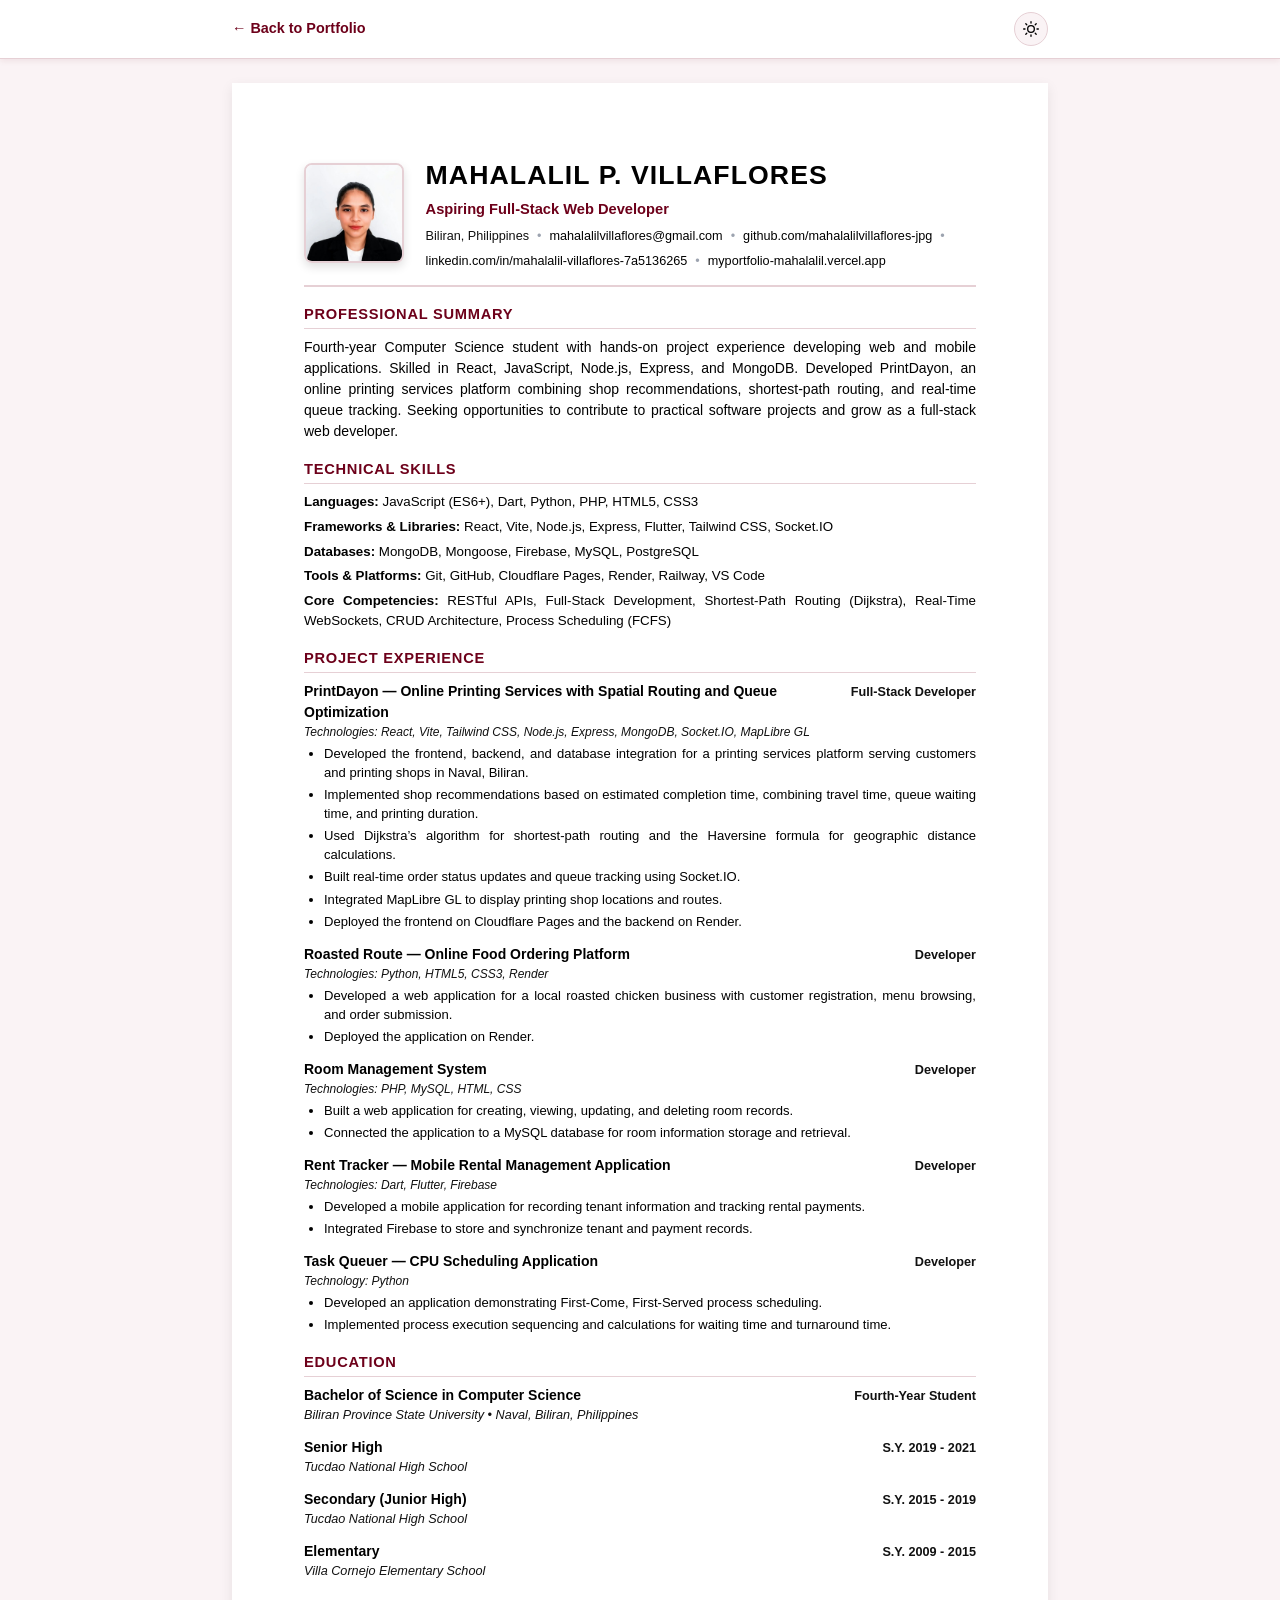
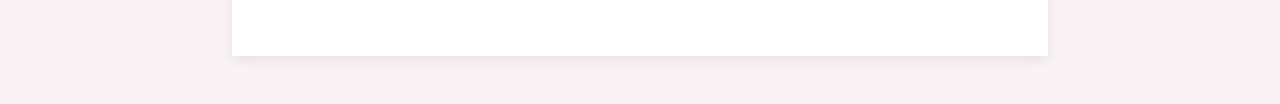
<file: portfolio/resume.html>
<!DOCTYPE html>
<html lang="en">
<head>
  <meta charset="UTF-8" />
  <script>
    (function () {
      try {
        var saved = localStorage.getItem('mpv-portfolio-theme');
        var theme = saved;
        if (!theme || (theme !== 'dark' && theme !== 'light')) {
          theme = window.matchMedia && window.matchMedia('(prefers-color-scheme: dark)').matches ? 'dark' : 'light';
        }
        document.documentElement.setAttribute('data-theme', theme);
      } catch (e) {
        document.documentElement.setAttribute('data-theme', 'dark');
      }
    })();
  </script>
  <meta name="viewport" content="width=device-width, initial-scale=1.0" />
  <meta name="description" content="Resume of Mahalalil P. Villaflores — Aspiring Full-Stack Web Developer." />
  <title>Resume — Mahalalil P. Villaflores</title>

  <!-- Open Graph / Facebook / Messenger -->
  <meta property="og:type" content="profile" />
  <meta property="og:url" content="https://myportfolio-mahalalil.vercel.app/resume.html" />
  <meta property="og:title" content="Mahalalil P. Villaflores | Resume" />
  <meta property="og:description" content="Resume of Mahalalil P. Villaflores — Aspiring Full-Stack Web Developer." />
  <meta property="og:image" content="https://myportfolio-mahalalil.vercel.app/assets/images/og-preview.jpg" />
  <meta property="og:image:width" content="1200" />
  <meta property="og:image:height" content="630" />

  <!-- Twitter / X -->
  <meta name="twitter:card" content="summary_large_image" />
  <meta name="twitter:title" content="Mahalalil P. Villaflores | Resume" />
  <meta name="twitter:description" content="Resume of Mahalalil P. Villaflores — Aspiring Full-Stack Web Developer." />
  <meta name="twitter:image" content="https://myportfolio-mahalalil.vercel.app/assets/images/og-preview.jpg" />

  <link rel="icon" type="image/svg+xml" href="assets/images/favicon.svg" />
  <link rel="stylesheet" href="css/resume.css" />
</head>
<body>

  <div class="resume-toolbar no-print">
    <div class="resume-toolbar__inner">
      <a class="btn-back" href="index.html">&larr; Back to Portfolio</a>
      <div class="resume-toolbar__actions">
        <button
          class="theme-toggle"
          id="themeToggle"
          type="button"
          aria-label="Switch to dark mode"
          title="Toggle light/dark mode"
        >
          <svg class="theme-toggle__icon theme-toggle__icon--moon" width="16" height="16" viewBox="0 0 24 24" fill="none" stroke="currentColor" stroke-width="2" stroke-linecap="round" stroke-linejoin="round" aria-hidden="true">
            <path d="M21 12.79A9 9 0 1 1 11.21 3 7 7 0 0 0 21 12.79z"></path>
          </svg>
          <svg class="theme-toggle__icon theme-toggle__icon--sun" width="16" height="16" viewBox="0 0 24 24" fill="none" stroke="currentColor" stroke-width="2" stroke-linecap="round" stroke-linejoin="round" aria-hidden="true">
            <circle cx="12" cy="12" r="5"></circle>
            <line x1="12" y1="1" x2="12" y2="3"></line>
            <line x1="12" y1="21" x2="12" y2="23"></line>
            <line x1="4.22" y1="4.22" x2="5.64" y2="5.64"></line>
            <line x1="18.36" y1="18.36" x2="19.78" y2="19.78"></line>
            <line x1="1" y1="12" x2="3" y2="12"></line>
            <line x1="21" y1="12" x2="23" y2="12"></line>
            <line x1="4.22" y1="19.78" x2="5.64" y2="18.36"></line>
            <line x1="18.36" y1="5.64" x2="19.78" y2="4.22"></line>
          </svg>
        </button>
      </div>
    </div>
  </div>

  <main class="resume-page" id="resume">
    <header class="resume-header">
      <div class="resume-header__inner">
        <div class="resume-header__photo-wrap">
          <img
            class="resume-header__photo"
            src="assets/images/resume-photo.jpg"
            alt="Portrait of Mahalalil P. Villaflores"
            width="100"
            height="100"
          />
        </div>
        <div class="resume-header__info">
          <h1 class="resume-name">MAHALALIL P. VILLAFLORES</h1>
          <p class="resume-title">Aspiring Full-Stack Web Developer</p>
          <div class="resume-contact">
            <span>Biliran, Philippines</span>
            <span class="sep">&bull;</span>
            <a href="mailto:mahalalilvillaflores@gmail.com">mahalalilvillaflores@gmail.com</a>
            <span class="sep">&bull;</span>
            <a href="https://github.com/mahalalilvillaflores-jpg" target="_blank" rel="noopener noreferrer">github.com/mahalalilvillaflores-jpg</a>
            <span class="sep">&bull;</span>
            <a href="https://www.linkedin.com/in/mahalalil-villaflores-7a5136265" target="_blank" rel="noopener noreferrer">linkedin.com/in/mahalalil-villaflores-7a5136265</a>
            <span class="sep">&bull;</span>
            <a href="https://myportfolio-mahalalil.vercel.app/" target="_blank" rel="noopener noreferrer">myportfolio-mahalalil.vercel.app</a>
          </div>
        </div>
      </div>
    </header>

    <section class="resume-section">
      <h2 class="resume-section__title">Professional Summary</h2>
      <p class="resume-summary">
        Fourth-year Computer Science student with hands-on project experience developing web and mobile applications. Skilled in React, JavaScript, Node.js, Express, and MongoDB. Developed PrintDayon, an online printing services platform combining shop recommendations, shortest-path routing, and real-time queue tracking. Seeking opportunities to contribute to practical software projects and grow as a full-stack web developer.
      </p>
    </section>

    <section class="resume-section">
      <h2 class="resume-section__title">Technical Skills</h2>
      <div class="resume-skills">
        <p><strong>Languages:</strong> JavaScript (ES6+), Dart, Python, PHP, HTML5, CSS3</p>
        <p><strong>Frameworks &amp; Libraries:</strong> React, Vite, Node.js, Express, Flutter, Tailwind CSS, Socket.IO</p>
        <p><strong>Databases:</strong> MongoDB, Mongoose, Firebase, MySQL, PostgreSQL</p>
        <p><strong>Tools &amp; Platforms:</strong> Git, GitHub, Cloudflare Pages, Render, Railway, VS Code</p>
        <p><strong>Core Competencies:</strong> RESTful APIs, Full-Stack Development, Shortest-Path Routing (Dijkstra), Real-Time WebSockets, CRUD Architecture, Process Scheduling (FCFS)</p>
      </div>
    </section>

    <section class="resume-section">
      <h2 class="resume-section__title">Project Experience</h2>

      <article class="resume-item">
        <div class="resume-item__header">
          <h3 class="resume-item__title">PrintDayon &mdash; Online Printing Services with Spatial Routing and Queue Optimization</h3>
          <span class="resume-item__date">Full-Stack Developer</span>
        </div>
        <p class="resume-item__tech">Technologies: React, Vite, Tailwind CSS, Node.js, Express, MongoDB, Socket.IO, MapLibre GL</p>
        <ul class="resume-item__bullets">
          <li>Developed the frontend, backend, and database integration for a printing services platform serving customers and printing shops in Naval, Biliran.</li>
          <li>Implemented shop recommendations based on estimated completion time, combining travel time, queue waiting time, and printing duration.</li>
          <li>Used Dijkstra&rsquo;s algorithm for shortest-path routing and the Haversine formula for geographic distance calculations.</li>
          <li>Built real-time order status updates and queue tracking using Socket.IO.</li>
          <li>Integrated MapLibre GL to display printing shop locations and routes.</li>
          <li>Deployed the frontend on Cloudflare Pages and the backend on Render.</li>
        </ul>
      </article>

      <article class="resume-item">
        <div class="resume-item__header">
          <h3 class="resume-item__title">Roasted Route &mdash; Online Food Ordering Platform</h3>
          <span class="resume-item__date">Developer</span>
        </div>
        <p class="resume-item__tech">Technologies: Python, HTML5, CSS3, Render</p>
        <ul class="resume-item__bullets">
          <li>Developed a web application for a local roasted chicken business with customer registration, menu browsing, and order submission.</li>
          <li>Deployed the application on Render.</li>
        </ul>
      </article>

      <article class="resume-item">
        <div class="resume-item__header">
          <h3 class="resume-item__title">Room Management System</h3>
          <span class="resume-item__date">Developer</span>
        </div>
        <p class="resume-item__tech">Technologies: PHP, MySQL, HTML, CSS</p>
        <ul class="resume-item__bullets">
          <li>Built a web application for creating, viewing, updating, and deleting room records.</li>
          <li>Connected the application to a MySQL database for room information storage and retrieval.</li>
        </ul>
      </article>

      <article class="resume-item">
        <div class="resume-item__header">
          <h3 class="resume-item__title">Rent Tracker &mdash; Mobile Rental Management Application</h3>
          <span class="resume-item__date">Developer</span>
        </div>
        <p class="resume-item__tech">Technologies: Dart, Flutter, Firebase</p>
        <ul class="resume-item__bullets">
          <li>Developed a mobile application for recording tenant information and tracking rental payments.</li>
          <li>Integrated Firebase to store and synchronize tenant and payment records.</li>
        </ul>
      </article>

      <article class="resume-item">
        <div class="resume-item__header">
          <h3 class="resume-item__title">Task Queuer &mdash; CPU Scheduling Application</h3>
          <span class="resume-item__date">Developer</span>
        </div>
        <p class="resume-item__tech">Technology: Python</p>
        <ul class="resume-item__bullets">
          <li>Developed an application demonstrating First-Come, First-Served process scheduling.</li>
          <li>Implemented process execution sequencing and calculations for waiting time and turnaround time.</li>
        </ul>
      </article>
    </section>

    <section class="resume-section">
      <h2 class="resume-section__title">Education</h2>
      <article class="resume-item">
        <div class="resume-item__header">
          <h3 class="resume-item__title">Bachelor of Science in Computer Science</h3>
          <span class="resume-item__date">Fourth-Year Student</span>
        </div>
        <p class="resume-item__sub">Biliran Province State University &bull; Naval, Biliran, Philippines</p>
      </article>

      <article class="resume-item">
        <div class="resume-item__header">
          <h3 class="resume-item__title">Senior High</h3>
          <span class="resume-item__date">S.Y. 2019 - 2021</span>
        </div>
        <p class="resume-item__sub">Tucdao National High School</p>
      </article>

      <article class="resume-item">
        <div class="resume-item__header">
          <h3 class="resume-item__title">Secondary (Junior High)</h3>
          <span class="resume-item__date">S.Y. 2015 - 2019</span>
        </div>
        <p class="resume-item__sub">Tucdao National High School</p>
      </article>

      <article class="resume-item">
        <div class="resume-item__header">
          <h3 class="resume-item__title">Elementary</h3>
          <span class="resume-item__date">S.Y. 2009 - 2015</span>
        </div>
        <p class="resume-item__sub">Villa Cornejo Elementary School</p>
      </article>
    </section>
  </main>

  <script src="js/main.js"></script>
</body>
</html>
</file>
<file: portfolio/css/style.css>
:root {
  --color-bg: #000000;
  --color-bg-alt: #08080a;
  --color-card: #0b0b0e;
  --color-skill-tile: #0f0f13;
  --color-text: #ffffff;
  --color-text-muted: #d4d4d8;
  --color-primary: #6d001a;
  --color-accent: #6d001a;
  --color-accent-dark: #4d0012;
  --color-accent-light: rgba(109, 0, 26, 0.22);
  --color-border: #6d001a;
  --color-badge: #6d001a;
  --color-badge-text: #ffffff;

  --font-display: 'Anton', Impact, 'Arial Narrow', 'Franklin Gothic Heavy', sans-serif;
  --font-headline: 'Bebas Neue', 'Anton', Impact, 'Arial Narrow', sans-serif;
  --font-script: 'Caveat', 'Segoe Script', 'Brush Script MT', cursive;
  --font-sans: 'Inter', system-ui, -apple-system, BlinkMacSystemFont, 'Segoe UI', sans-serif;
  --font-mono: 'Fira Code', 'Cascadia Code', 'Courier New', monospace;

  --radius-sm: 6px;
  --radius-md: 8px;
  --radius-lg: 12px;
  --radius-frame: 36px;

  --shadow-sm: 0 2px 8px rgba(0, 0, 0, 0.35);
  --shadow-md: 0 8px 24px rgba(0, 0, 0, 0.55);

  --transition: 180ms ease;

  --container-max: 1440px;
  --page-pad-x: clamp(40px, 3.8vw, 64px);
  --section-pad-y: 28px;
  --card-pad: 30px;
  --grid-gap: 24px;
  --heading-sub-gap: 14px;
  --header-content-gap: 32px;
  --para-gap: 16px;
  --hero-to-about-gap: 38px;
  --section-pad: var(--section-pad-y);
  --nav-height: 70px;
  --hero-pad-x: var(--page-pad-x);
}

@media (max-width: 1023px) {
  :root {
    --page-pad-x: 30px;
    --section-pad-y: 20px;
    --card-pad: 24px;
    --grid-gap: 20px;
    --heading-sub-gap: 12px;
    --header-content-gap: 28px;
    --para-gap: 16px;
    --hero-to-about-gap: 32px;
  }
}

@media (max-width: 767px) {
  :root {
    --page-pad-x: 18px;
    --section-pad-y: 16px;
    --card-pad: 18px;
    --grid-gap: 16px;
    --heading-sub-gap: 10px;
    --header-content-gap: 24px;
    --para-gap: 12px;
    --hero-to-about-gap: 24px;
  }
}

*,
*::before,
*::after {
  box-sizing: border-box;
  margin: 0;
  padding: 0;
}

html {
  scroll-behavior: smooth;
  scroll-padding-top: 2rem;
  font-size: 16px;
}

@media (prefers-reduced-motion: reduce) {
  html {
    scroll-behavior: auto;
  }

  *,
  *::before,
  *::after {
    animation-duration: 0.01ms !important;
    animation-iteration-count: 1 !important;
    transition-duration: 0.01ms !important;
  }
}

body {
  font-family: var(--font-sans);
  background-color: #000000;
  color: #ffffff;
  line-height: 1.65;
  -webkit-font-smoothing: antialiased;
  overflow-x: hidden;
}

img {
  max-width: 100%;
  height: auto;
  display: block;
}

ul {
  list-style: none;
}

a {
  color: #ffffff;
  text-decoration: none;
}

a:hover {
  text-decoration: none;
}

:focus-visible {
  outline: 2px solid var(--color-primary);
  outline-offset: 3px;
  border-radius: var(--radius-sm);
}

.skip-link {
  position: absolute;
  top: -9999px;
  left: 1rem;
  padding: 0.5rem 1rem;
  background: var(--color-primary);
  color: #ffffff;
  font-weight: 600;
  border-radius: var(--radius-md);
  z-index: 9999;
  text-decoration: none;
}

.skip-link:focus {
  top: 1rem;
}

.container {
  width: 100%;
  max-width: var(--container-max);
  margin-inline: auto;
  padding-inline: calc(var(--page-pad-x) + env(safe-area-inset-left, 0px)) calc(var(--page-pad-x) + env(safe-area-inset-right, 0px));
}

.section {
  padding-block: var(--section-pad-y);
  border-top: 1px solid rgba(109, 0, 26, 0.45);
  margin: 0;
}

.about,
.skills {
  background-color: var(--color-bg-alt);
}

.section__title {
  font-size: clamp(1.6rem, 3.5vw, 2.15rem);
  font-weight: 800;
  color: #ffffff;
  line-height: 1.2;
  letter-spacing: -0.02em;
  position: relative;
  display: inline-block;
  margin-bottom: 0.45rem;
}

.section__title::after {
  content: '';
  display: block;
  width: 48px;
  height: 3px;
  background: var(--color-primary);
  margin-top: 0.45rem;
  border-radius: 2px;
}

.section__subtitle {
  color: var(--color-text-muted);
  margin-top: var(--heading-sub-gap);
  margin-bottom: var(--header-content-gap);
}

.btn {
  display: inline-flex;
  align-items: center;
  justify-content: center;
  gap: 0.4rem;
  min-height: 44px;
  padding: 0.7rem 1.5rem;
  border-radius: var(--radius-md);
  font-size: 0.9rem;
  font-weight: 600;
  font-family: var(--font-sans);
  cursor: pointer;
  border: 1.5px solid transparent;
  text-decoration: none;
  transition:
    background-color var(--transition),
    color var(--transition),
    border-color var(--transition),
    transform var(--transition);
  white-space: nowrap;
}

.btn--primary {
  background-color: var(--color-primary);
  color: #ffffff;
  border-color: var(--color-primary);
}

.btn--primary:hover,
.btn--primary:focus-visible {
  background-color: var(--color-accent-dark);
  border-color: var(--color-accent-dark);
  color: #ffffff;
  transform: translateY(-2px);
}

.btn--outline {
  background-color: #000000;
  color: #ffffff;
  border-color: #ffffff;
}

.btn--outline:hover,
.btn--outline:focus-visible {
  background-color: var(--color-primary);
  border-color: var(--color-primary);
  color: #ffffff;
  transform: translateY(-2px);
}

.btn--sm {
  min-height: 44px;
  padding: 0.5rem 1.15rem;
  font-size: 0.85rem;
}

.sr-only {
  position: absolute;
  width: 1px;
  height: 1px;
  padding: 0;
  margin: -1px;
  overflow: hidden;
  clip: rect(0, 0, 0, 0);
  white-space: nowrap;
  border: 0;
}

/* ── Editorial Hero Outer Frame & Header ── */
.hero-frame {
  position: relative;
  margin: 6px;
  border: 1px solid rgba(229, 16, 59, 0.45);
  border-radius: 24px;
  background-color: #000000;
  display: flex;
  flex-direction: column;
  overflow: hidden;
  box-shadow:
    inset 0 1px 0 rgba(255, 45, 85, 0.35),
    inset 0 16px 45px rgba(229, 9, 20, 0.16),
    0 0 45px rgba(229, 9, 20, 0.12);
}

.site-header {
  position: relative;
  z-index: 40;
  background-color: #050002;
  border-bottom: 1px solid rgba(229, 16, 59, 0.65);
  box-shadow: 0 2px 20px rgba(229, 9, 20, 0.35);
  height: var(--nav-height);
  padding-inline: var(--hero-pad-x);
}

.nav {
  display: flex;
  align-items: center;
  justify-content: space-between;
  height: 100%;
  width: 100%;
}

.nav__brand {
  display: flex;
  align-items: center;
  min-width: 0;
}

.nav__brand-link {
  display: inline-flex;
  align-items: center;
  gap: 0.65rem;
  text-decoration: none;
  min-width: 0;
  transition: opacity 160ms ease;
}

.nav__brand-link:hover {
  opacity: 0.88;
}

.nav__logo-wrap {
  display: inline-flex;
  align-items: center;
  flex-shrink: 0;
}

.nav__logo-svg {
  width: auto;
  height: 24px;
  display: block;
}

.nav__logo-white {
  fill: #ffffff;
  transition: fill 200ms ease;
}

.nav__logo-accent {
  fill: #e50914;
}

.nav__brand-divider {
  width: 2px;
  height: 18px;
  background-color: #e50914;
  border-radius: 1px;
  flex-shrink: 0;
}

.nav__brand-name {
  font-family: var(--font-sans);
  font-size: 0.72rem;
  font-weight: 600;
  letter-spacing: 0.12em;
  text-transform: uppercase;
  color: #ffffff;
  white-space: nowrap;
  line-height: 1;
  transition: color 200ms ease;
}

@media (max-width: 540px) {
  .nav__brand-link {
    gap: 0.5rem;
  }
  .nav__logo-svg {
    height: 20px;
  }
  .nav__brand-divider {
    height: 15px;
  }
  .nav__brand-name {
    font-size: 0.65rem;
  }
}

@media (max-width: 380px) {
  .nav__brand-name {
    font-size: 0.58rem;
  }
}

.nav__actions {
  display: flex;
  align-items: center;
  gap: 0.75rem;
}

.nav__toggle {
  display: flex;
  flex-direction: column;
  justify-content: center;
  align-items: center;
  width: 44px;
  height: 44px;
  padding: 0.5rem;
  background: #000000;
  border: 1px solid #6d001a;
  border-radius: var(--radius-sm);
  cursor: pointer;
  gap: 5px;
  flex-shrink: 0;
}

.hamburger {
  display: block;
  width: 18px;
  height: 2px;
  background: #ffffff;
  border-radius: 2px;
  position: relative;
  transition: background var(--transition);
}

.hamburger::before,
.hamburger::after {
  content: '';
  position: absolute;
  left: 0;
  display: block;
  width: 18px;
  height: 2px;
  background: #ffffff;
  border-radius: 2px;
  transition: transform var(--transition), top var(--transition), opacity var(--transition);
}

.hamburger::before {
  top: -6px;
}

.hamburger::after {
  top: 6px;
}

.nav__toggle[aria-expanded="true"] .hamburger {
  background: transparent;
}

.nav__toggle[aria-expanded="true"] .hamburger::before {
  transform: rotate(45deg);
  top: 0;
}

.nav__toggle[aria-expanded="true"] .hamburger::after {
  transform: rotate(-45deg);
  top: 0;
}

.nav__menu {
  display: none;
  flex-direction: column;
  position: absolute;
  top: var(--nav-height);
  left: 0;
  right: 0;
  background-color: #000000;
  border-bottom: 1px solid #6d001a;
  padding: 1rem var(--hero-pad-x) 1.35rem;
  gap: 0.35rem;
  z-index: 99;
}

.nav__menu.is-open {
  display: flex;
}

.nav__link {
  display: block;
  padding: 0.55rem 0.5rem;
  color: #ffffff;
  font-weight: 400;
  font-size: 0.82rem;
  letter-spacing: 0.08em;
  text-transform: uppercase;
  text-decoration: none;
  transition: color var(--transition);
}

.nav__link:hover,
.nav__link.active {
  color: #ffffff;
  text-decoration: underline;
  text-decoration-color: #6d001a;
  text-underline-offset: 6px;
}

@media (min-width: 861px) {
  html:not([data-theme="light"]) .nav__link {
    padding: 0.45rem 0.95rem;
    border-radius: 6px;
    transition: color var(--transition), background-color var(--transition), box-shadow var(--transition);
  }

  html:not([data-theme="light"]) .nav__link.active {
    text-decoration: none;
    background: linear-gradient(135deg, #e50914 0%, #a3061f 100%);
    box-shadow: 0 0 16px rgba(229, 9, 20, 0.45);
  }

  html:not([data-theme="light"]) .nav__link:hover:not(.active) {
    text-decoration: none;
    background-color: rgba(229, 16, 59, 0.14);
  }
}

.nav__cta-item {
  margin-top: 0.45rem;
}

.nav__cta {
  display: inline-flex;
  align-items: center;
  justify-content: center;
  padding: 0.48rem 1.2rem;
  border: 1px solid #6d001a;
  border-radius: 999px;
  background-color: #000000;
  color: #ffffff;
  font-size: 0.78rem;
  font-weight: 500;
  letter-spacing: 0.08em;
  text-transform: uppercase;
  text-decoration: none;
  transition: background-color var(--transition), border-color var(--transition), transform var(--transition);
}

.nav__cta:hover,
.nav__cta:focus-visible {
  background-color: #6d001a;
  border-color: #6d001a;
  color: #ffffff;
  transform: translateY(-1px);
}

/* ── Editorial Hero Section ── */
.hero {
  position: relative;
  flex: 1;
  display: flex;
  flex-direction: column;
  justify-content: space-between;
  background-color: #000000;
  overflow: hidden;
}

/* Bottom glowing light wave */
.hero__wave {
  position: absolute;
  left: 0;
  right: 0;
  bottom: 0;
  width: 100%;
  height: clamp(95px, 15vh, 165px);
  pointer-events: none;
  z-index: 1;
}

.hero__wave-line {
  fill: none;
  stroke-width: 2.4;
  stroke-linecap: round;
  stroke-dasharray: 2200;
  stroke-dashoffset: 2200;
  animation: heroWaveDraw 2.2s cubic-bezier(0.22, 1, 0.36, 1) 0.5s forwards;
}

.hero__wave-line--glow {
  stroke-width: 11;
  opacity: 0.68;
  filter: blur(7px);
}

.hero__wave-line--thin {
  stroke-width: 1.3;
  opacity: 0.65;
  animation-delay: 0.8s;
}

.hero__wave-fill {
  opacity: 0;
  animation: heroWaveFill 1.5s ease 1.1s forwards, heroWavePulse 5s ease-in-out 2.6s infinite alternate;
}

.hero__wave-light {
  display: none;
}

@keyframes heroWaveDraw {
  to { stroke-dashoffset: 0; }
}

@keyframes heroWaveFill {
  to { opacity: 1; }
}

@keyframes heroWavePulse {
  from { opacity: 1; }
  to { opacity: 0.65; }
}

@media (prefers-reduced-motion: reduce) {
  .hero__wave-line {
    animation: none !important;
    stroke-dashoffset: 0;
  }

  .hero__wave-fill {
    animation: none !important;
    opacity: 1;
  }
}

/* Giant Browser-Rendered Background Word: PORTFOLIO */
.hero__bg-word-mask {
  position: absolute;
  top: clamp(0.35rem, 1.1vh, 0.85rem);
  left: var(--hero-pad-x);
  right: var(--hero-pad-x);
  overflow: hidden;
  pointer-events: none;
  z-index: 1;
  display: flex;
  justify-content: center;
}

.hero__bg-word {
  font-family: var(--font-display);
  font-size: clamp(4.2rem, 23.4vw, 24.5rem);
  font-weight: 400;
  line-height: 0.82;
  letter-spacing: -0.01em;
  text-transform: uppercase;
  color: #a80728;
  white-space: nowrap;
  -webkit-user-select: none;
  user-select: none;
  display: inline-flex;
  transform: none !important;
}

.hero__bg-char {
  display: inline-block;
  background: linear-gradient(180deg, #e3173d 0%, #a30a2a 38%, #4a0412 78%, #1c0207 100%);
  -webkit-background-clip: text;
  background-clip: text;
  -webkit-text-fill-color: transparent;
  opacity: 0;
  transform: translateY(105%);
  animation: bgCharReveal 720ms cubic-bezier(0.22, 1, 0.36, 1) forwards;
  animation-delay: calc(50ms + var(--bg-char-index, 0) * 48ms);
}

@keyframes bgCharReveal {
  to {
    opacity: 1;
    transform: translateY(0);
  }
}

/* Foreground 3-Area Stage */
.hero__stage {
  position: relative;
  z-index: 2;
  flex: 1;
  display: flex;
  flex-direction: column;
  gap: 2rem;
  padding-inline: var(--hero-pad-x);
  padding-top: clamp(3.2rem, 11vw, 7rem);
  padding-bottom: 1.75rem;
}

/* Left Column: Introduction */
.hero__intro {
  position: relative;
  z-index: 10;
  display: flex;
  flex-direction: column;
  align-items: flex-start;
  text-align: left;
}

.hero__greeting {
  font-family: var(--font-script);
  font-size: clamp(2rem, 3.1vw, 2.95rem);
  font-weight: 500;
  color: #ffffff;
  line-height: 0.95;
  margin-bottom: 0.25rem;
  margin-left: 0;
  transform: none;
  opacity: 0;
  animation: greetingFadeIn 1s cubic-bezier(0.22, 1, 0.36, 1) forwards;
  display: inline-flex;
  align-items: center;
  gap: 0.65rem;
}

.hero__greeting-dash {
  display: inline-block;
  width: clamp(28px, 3.5vw, 42px);
  height: 3px;
  border-radius: 999px;
  background: linear-gradient(90deg, #ff1e42 0%, #b80d32 100%);
  box-shadow: 0 0 10px rgba(255, 30, 66, 0.85);
  flex-shrink: 0;
}

@keyframes greetingFadeIn {
  from {
    opacity: 0;
    transform: translateY(6px);
  }
  to {
    opacity: 1;
    transform: translateY(0);
  }
}

.hero__name {
  font-family: var(--font-display);
  font-size: clamp(2.85rem, 4.6vw, 4.55rem);
  font-weight: 400;
  line-height: 0.96;
  letter-spacing: 0.015em;
  color: #ffffff;
  text-transform: uppercase;
  margin-bottom: 0.55rem;
  overflow: visible;
}

.hero__name-visual {
  display: flex;
  flex-direction: column;
  align-items: flex-start;
  overflow: visible;
}

.hero__name-line {
  display: block;
  white-space: nowrap;
  overflow: visible;
}

/* Default fallback: letters render visibly by default if animation fails or is disabled */
.hero__char {
  display: inline-block;
  color: #ffffff;
  opacity: 1;
  transform: translateY(0);
}

/* Letter-by-letter reveal (0 to 1 opacity, 12px to 0 translateY, 90ms stagger, stays visible) */
@supports (animation: heroCharReveal 1s) {
  .hero__char {
    opacity: 0;
    transform: translateY(12px);
    animation: heroCharReveal 600ms cubic-bezier(0.22, 1, 0.36, 1) forwards;
    animation-delay: calc(var(--char-index, 0) * 90ms);
  }

  /* Stagger delays (Line 1: MAHALALIL P., Line 2: VILLAFLORES) */
  .hero__name-line:nth-child(1) .hero__char:nth-child(1) { animation-delay: 0ms; }
  .hero__name-line:nth-child(1) .hero__char:nth-child(2) { animation-delay: 80ms; }
  .hero__name-line:nth-child(1) .hero__char:nth-child(3) { animation-delay: 160ms; }
  .hero__name-line:nth-child(1) .hero__char:nth-child(4) { animation-delay: 240ms; }
  .hero__name-line:nth-child(1) .hero__char:nth-child(5) { animation-delay: 320ms; }
  .hero__name-line:nth-child(1) .hero__char:nth-child(6) { animation-delay: 400ms; }
  .hero__name-line:nth-child(1) .hero__char:nth-child(7) { animation-delay: 480ms; }
  .hero__name-line:nth-child(1) .hero__char:nth-child(8) { animation-delay: 560ms; }
  .hero__name-line:nth-child(1) .hero__char:nth-child(9) { animation-delay: 640ms; }
  .hero__name-line:nth-child(1) .hero__char:nth-child(10) { animation-delay: 720ms; }
  .hero__name-line:nth-child(1) .hero__char:nth-child(11) { animation-delay: 800ms; }
  .hero__name-line:nth-child(1) .hero__char:nth-child(12) { animation-delay: 880ms; }

  .hero__name-line:nth-child(2) .hero__char:nth-child(1) { animation-delay: 960ms; }
  .hero__name-line:nth-child(2) .hero__char:nth-child(2) { animation-delay: 1040ms; }
  .hero__name-line:nth-child(2) .hero__char:nth-child(3) { animation-delay: 1120ms; }
  .hero__name-line:nth-child(2) .hero__char:nth-child(4) { animation-delay: 1200ms; }
  .hero__name-line:nth-child(2) .hero__char:nth-child(5) { animation-delay: 1280ms; }
  .hero__name-line:nth-child(2) .hero__char:nth-child(6) { animation-delay: 1360ms; }
  .hero__name-line:nth-child(2) .hero__char:nth-child(7) { animation-delay: 1440ms; }
  .hero__name-line:nth-child(2) .hero__char:nth-child(8) { animation-delay: 1520ms; }
  .hero__name-line:nth-child(2) .hero__char:nth-child(9) { animation-delay: 1600ms; }
  .hero__name-line:nth-child(2) .hero__char:nth-child(10) { animation-delay: 1680ms; }
  .hero__name-line:nth-child(2) .hero__char:nth-child(11) { animation-delay: 1760ms; }
}

@keyframes heroCharReveal {
  from {
    opacity: 0;
    transform: translateY(12px);
  }
  to {
    opacity: 1;
    transform: translateY(0);
  }
}

.hero__role {
  font-family: var(--font-sans);
  font-size: clamp(0.76rem, 1.04vw, 1rem);
  font-weight: 700;
  letter-spacing: 0.24em;
  text-transform: uppercase;
  color: #ffffff;
  min-height: 1.7em;
  display: flex;
  align-items: center;
  margin-bottom: 0.9rem;
}

.hero__role-cursor {
  display: inline-block;
  width: 2px;
  height: 1.15em;
  background-color: #ff1e42;
  box-shadow: 0 0 6px rgba(255, 30, 66, 0.85);
  margin-left: 5px;
  animation: cursorBlink 950ms steps(2, start) infinite;
}

.hero.is-paused .hero__role-cursor {
  animation-play-state: paused;
}

.hero__desc {
  font-size: clamp(0.86rem, 0.98vw, 0.96rem);
  font-weight: 400;
  color: #ffffff;
  line-height: 1.48;
  margin-bottom: 1.4rem;
  padding-left: 0.85rem;
  border-left: 3px solid #ff1e42;
  box-shadow: -4px 0 10px -6px rgba(255, 30, 66, 0.9);
}

.hero__actions {
  display: flex;
  flex-wrap: wrap;
  align-items: center;
  gap: 0.85rem;
  margin-bottom: 1.35rem;
}

.hero__btn {
  display: inline-flex;
  align-items: center;
  justify-content: center;
  min-height: 44px;
  padding: 0.68rem 1.45rem;
  border-radius: 8px;
  font-family: var(--font-sans);
  font-size: 0.78rem;
  font-weight: 600;
  letter-spacing: 0.06em;
  text-transform: uppercase;
  text-decoration: none;
  transition:
    background-color var(--transition),
    border-color var(--transition),
    color var(--transition),
    transform var(--transition);
}

.hero__name-line--accent .hero__char {
  color: #d90429;
  text-shadow: none;
}

.hero__btn--primary {
  background: linear-gradient(90deg, #e50914 0%, #7a0418 100%);
  color: #ffffff;
  border: 1.5px solid rgba(255, 60, 90, 0.65);
  box-shadow: 0 4px 20px rgba(229, 9, 20, 0.45);
}

.hero__btn--primary:hover,
.hero__btn--primary:focus-visible {
  background: linear-gradient(90deg, #ff1e42 0%, #a3061f 100%);
  border-color: #ff4766;
  color: #ffffff;
  transform: translateY(-2px);
  box-shadow: 0 6px 28px rgba(255, 30, 66, 0.65);
}

.hero__btn--outline {
  background-color: rgba(18, 2, 6, 0.65);
  -webkit-backdrop-filter: blur(8px);
  backdrop-filter: blur(8px);
  color: #ffffff;
  border: 1.5px solid rgba(255, 255, 255, 0.55);
}

.hero__btn--outline:hover,
.hero__btn--outline:focus-visible {
  border-color: #ff1e42;
  background-color: rgba(229, 16, 59, 0.22);
  color: #ffffff;
  transform: translateY(-2px);
  box-shadow: 0 4px 20px rgba(229, 16, 59, 0.4);
}

.hero__btn-arrow {
  margin-left: 0.45rem;
  transition: transform 200ms ease;
}

.hero__btn--primary:hover .hero__btn-arrow {
  transform: translateX(3px);
}

.hero__btn-play {
  display: inline-flex;
  align-items: center;
  justify-content: center;
  width: 18px;
  height: 18px;
  border-radius: 50%;
  border: 1.5px solid currentColor;
  margin-right: 0.45rem;
  padding-left: 1.5px;
}

.hero__interests {
  display: flex;
  flex-wrap: wrap;
  align-items: center;
  gap: 0.65rem;
  font-size: 0.76rem;
  font-weight: 400;
  letter-spacing: 0.08em;
  text-transform: uppercase;
  color: #ffffff;
}

.hero__dot {
  color: #ff1e42;
  font-size: 0.95rem;
  line-height: 1;
}

/* Center Column: Supplied Transparent Portrait Layer */
.hero__portrait-wrap {
  position: relative;
  z-index: 3;
  display: flex;
  justify-content: center;
  align-items: flex-end;
  margin-bottom: 0;
  border-bottom: none;
  pointer-events: none;
}

.hero__portrait {
  width: auto;
  max-width: min(100%, 340px);
  height: auto;
  object-fit: contain;
  object-position: bottom center;
  opacity: 0;
  filter: none;
  animation: portraitFadeIn 900ms ease-out 220ms forwards;
}

@keyframes portraitFadeIn {
  to {
    opacity: 1;
  }
}

/* Right Column: Motto + Staggered Numbered Project Links */
.hero__right {
  position: relative;
  z-index: 4;
  display: flex;
  flex-direction: column;
  width: 100%;
}

.hero__motto {
  display: flex;
  align-items: center;
  gap: 0.9rem;
  margin-bottom: 1.25rem;
}

.hero__star-badge {
  width: 40px;
  height: 40px;
  border-radius: 50%;
  border: 1px solid #6d001a;
  display: inline-flex;
  align-items: center;
  justify-content: center;
  color: #ffffff;
  flex-shrink: 0;
}

.hero__motto-text {
  font-size: 0.9rem;
  font-weight: 400;
  line-height: 1.4;
  color: #ffffff;
}

.hero__project-list {
  border-top: 1px solid #6d001a;
  display: flex;
  flex-direction: column;
}

.hero__project-item {
  border-bottom: 1px solid #6d001a;
  opacity: 0;
  transform: translateY(12px);
  animation: projectItemIn 520ms cubic-bezier(0.22, 1, 0.36, 1) forwards;
}

.hero__project-item:last-child {
  border-bottom: none;
}

.hero__project-item--1 { animation-delay: 520ms; }
.hero__project-item--2 { animation-delay: 640ms; }
.hero__project-item--3 { animation-delay: 760ms; }

@keyframes projectItemIn {
  to {
    opacity: 1;
    transform: translateY(0);
  }
}

.hero__project-link {
  display: flex;
  align-items: center;
  gap: 1.15rem;
  padding-block: 0.78rem;
  text-decoration: none;
  transition: transform var(--transition);
}

.hero__project-link:hover,
.hero__project-link:focus-visible {
  transform: translateX(6px);
  text-decoration: none;
}

.hero__project-num {
  font-family: var(--font-display);
  font-size: 2.25rem;
  font-weight: 400;
  line-height: 0.95;
  color: #6d001a;
  min-width: 2.15rem;
  flex-shrink: 0;
}

.hero__project-name {
  font-family: var(--font-sans);
  font-size: 1.1rem;
  font-weight: 600;
  line-height: 1.16;
  color: #ffffff;
  transition: color var(--transition);
}

/* Bottom Strip Divider */
.hero__bottom-strip {
  position: relative;
  z-index: 5;
  display: flex;
  flex-wrap: wrap;
  align-items: center;
  justify-content: space-between;
  gap: 0.75rem;
  border-top: 1px solid #6d001a;
  padding: 0.8rem var(--hero-pad-x);
  background-color: #000000;
}

.hero__scroll-cue,
.hero__location {
  font-size: 0.72rem;
  font-weight: 400;
  letter-spacing: 0.08em;
  text-transform: uppercase;
  color: #ffffff;
  text-decoration: none;
}

.hero__scroll-cue:hover {
  text-decoration: underline;
  text-decoration-color: #6d001a;
  text-underline-offset: 4px;
}

/* ── Scroll-Triggered Reveal Animations ── */
[data-reveal] {
  opacity: 0;
  will-change: transform, opacity;
  transition:
    opacity 550ms cubic-bezier(0.22, 1, 0.36, 1),
    transform 550ms cubic-bezier(0.22, 1, 0.36, 1);
}

[data-reveal="up"] {
  transform: translate3d(0, 24px, 0);
}

[data-reveal="left"] {
  transform: translate3d(-24px, 0, 0);
}

[data-reveal="right"] {
  transform: translate3d(24px, 0, 0);
}

[data-reveal].is-inview {
  opacity: 1;
  transform: translate3d(0, 0, 0);
  will-change: auto;
}

@keyframes cursorBlink {
  0%, 49% { opacity: 1; }
  50%, 100% { opacity: 0; }
}

/* ── About Section (Scoped Editorial Design) ── */
.about {
  position: relative;
  background-color: #000000;
  overflow: hidden;
  isolation: isolate;
  padding-top: var(--hero-to-about-gap);
  padding-bottom: var(--section-pad-y);
  margin: 0;
}

.about__ambient {
  position: absolute;
  inset: 0;
  pointer-events: none;
  z-index: 0;
  overflow: hidden;
}

.about__glow-orb {
  position: absolute;
  border-radius: 50%;
  filter: blur(40px);
  opacity: 0.42;
  animation: aboutAmbientDrift 20s ease-in-out infinite alternate;
}

.about__glow-orb--tl {
  width: 480px;
  height: 320px;
  top: -110px;
  left: -90px;
  background: radial-gradient(circle, rgba(145, 8, 42, 0.65) 0%, rgba(109, 0, 26, 0.22) 55%, transparent 75%);
}

.about__glow-orb--br {
  width: 560px;
  height: 360px;
  bottom: -130px;
  right: -110px;
  background: radial-gradient(circle, rgba(140, 6, 38, 0.6) 0%, rgba(109, 0, 26, 0.2) 55%, transparent 75%);
  animation-delay: -10s;
}

@keyframes aboutAmbientDrift {
  0% {
    transform: translate3d(0, 0, 0) scale(1);
  }
  50% {
    transform: translate3d(26px, -18px, 0) scale(1.06);
  }
  100% {
    transform: translate3d(-18px, 22px, 0) scale(0.96);
  }
}

.about__bg-wave {
  position: absolute;
  pointer-events: none;
}

.about__bg-wave--tl {
  top: 0;
  left: 0;
  width: min(55vw, 560px);
  height: 190px;
  opacity: 0.75;
}

.about__bg-wave--br {
  bottom: 0;
  right: 0;
  width: min(65vw, 680px);
  height: 230px;
  opacity: 0.75;
}

.about__container {
  position: relative;
  z-index: 1;
}

/* ── About Section Scroll-Triggered Animations (Smooth 600–800ms Gentle Easing) ── */
[data-about-reveal] {
  opacity: 1;
}

/* 1. Left Quote Card: Fade in moving 30px from the left */
.about__statement-card[data-about-reveal] {
  opacity: 0;
  transform: translate3d(-30px, 0, 0);
  transition:
    opacity 750ms cubic-bezier(0.22, 1, 0.36, 1),
    transform 750ms cubic-bezier(0.22, 1, 0.36, 1),
    border-color 240ms ease,
    box-shadow 240ms ease;
}

.about__statement-card[data-about-reveal].is-revealed {
  opacity: 1;
  transform: translate3d(0, 0, 0);
}

/* 2. Right Story Column: Fade in moving upward by 24px */
.about__story-col[data-about-reveal] {
  opacity: 0;
  transform: translate3d(0, 24px, 0);
  transition:
    opacity 750ms cubic-bezier(0.22, 1, 0.36, 1),
    transform 750ms cubic-bezier(0.22, 1, 0.36, 1);
}

.about__story-col[data-about-reveal].is-revealed {
  opacity: 1;
  transform: translate3d(0, 0, 0);
}

/* Story Content Paragraphs: Staggered upward fade */
.about__story-label,
.about__story-text,
.about__story-closing {
  opacity: 0;
  transform: translateY(16px);
  transition:
    opacity 650ms cubic-bezier(0.22, 1, 0.36, 1),
    transform 650ms cubic-bezier(0.22, 1, 0.36, 1);
}

.about__story-col.is-revealed .about__story-label {
  opacity: 1;
  transform: translateY(0);
  transition-delay: 80ms;
}

.about__story-col.is-revealed .about__story-text:nth-of-type(1) {
  opacity: 1;
  transform: translateY(0);
  transition-delay: 160ms;
}

.about__story-col.is-revealed .about__story-text:nth-of-type(2) {
  opacity: 1;
  transform: translateY(0);
  transition-delay: 240ms;
}

.about__story-col.is-revealed .about__story-closing {
  opacity: 1;
  transform: translateY(0);
  transition-delay: 660ms;
}

/* 3. Project Buttons: 80ms Staggered Reveal */
.about__project-pills-wrap {
  opacity: 0;
  transform: translateY(14px);
  transition:
    opacity 600ms cubic-bezier(0.22, 1, 0.36, 1) 280ms,
    transform 600ms cubic-bezier(0.22, 1, 0.36, 1) 280ms;
}

.about__story-col.is-revealed .about__project-pills-wrap {
  opacity: 1;
  transform: translateY(0);
}

.about__project-pill {
  opacity: 0;
  transform: translateY(14px);
  transition:
    opacity 600ms cubic-bezier(0.22, 1, 0.36, 1),
    transform 600ms cubic-bezier(0.22, 1, 0.36, 1),
    border-color 200ms ease,
    background-color 200ms ease,
    box-shadow 200ms ease;
}

.about__story-col.is-revealed .about__project-pill {
  opacity: 1;
  transform: translateY(0);
}

.about__story-col.is-revealed .about__project-pill:nth-child(1) {
  transition-delay: 300ms, 300ms, 0ms, 0ms, 0ms;
}
.about__story-col.is-revealed .about__project-pill:nth-child(2) {
  transition-delay: 380ms, 380ms, 0ms, 0ms, 0ms;
}
.about__story-col.is-revealed .about__project-pill:nth-child(3) {
  transition-delay: 460ms, 460ms, 0ms, 0ms, 0ms;
}
.about__story-col.is-revealed .about__project-pill:nth-child(4) {
  transition-delay: 540ms, 540ms, 0ms, 0ms, 0ms;
}
.about__story-col.is-revealed .about__project-pill:nth-child(5) {
  transition-delay: 620ms, 620ms, 0ms, 0ms, 0ms;
}

.about__story-col.is-revealed .about__project-pill:hover,
.about__story-col.is-revealed .about__project-pill:focus-visible {
  transform: translateY(-2px);
  transition-delay: 0ms;
}

/* 4. Bottom Detail Cards */
.about__card[data-about-reveal] {
  opacity: 0;
  transform: translate3d(0, 20px, 0);
  transition:
    opacity 650ms cubic-bezier(0.22, 1, 0.36, 1),
    transform 650ms cubic-bezier(0.22, 1, 0.36, 1),
    border-color 240ms ease,
    box-shadow 240ms ease;
}

.about__card[data-about-reveal].is-revealed {
  opacity: 1;
  transform: translate3d(0, 0, 0);
}

.about__card--1[data-about-reveal] {
  transition-delay: 100ms, 100ms, 0ms, 0ms;
}

.about__card--2[data-about-reveal] {
  transition-delay: 200ms, 200ms, 0ms, 0ms;
}

.about__card--3[data-about-reveal] {
  transition-delay: 300ms, 300ms, 0ms, 0ms;
}

/* 5. Heading and Subtitle: Fade in moving upward by 20px */
.about__heading,
.about__subtitle {
  opacity: 0;
  transform: translateY(20px);
  transition:
    opacity 700ms cubic-bezier(0.22, 1, 0.36, 1),
    transform 700ms cubic-bezier(0.22, 1, 0.36, 1);
}

.about__heading .about-word {
  transform: none;
  opacity: 1;
  transition: none;
}

.about__header-row.is-revealed .about__heading {
  opacity: 1;
  transform: translateY(0);
}

.about__header-row.is-revealed .about__subtitle {
  opacity: 1;
  transform: translateY(0);
  transition-delay: 120ms;
}

/* 6. Burgundy Underline: Expand from left to right when heading enters view */
.about__header-line {
  display: block;
  width: 58px;
  height: 3px;
  margin-top: 0.85rem;
  border-radius: 999px;
  background: linear-gradient(90deg, #d41944 0%, #6d001a 100%);
  box-shadow: 0 0 12px rgba(180, 16, 52, 0.65);
  transform-origin: left center;
  transform: scaleX(0);
  opacity: 0;
  transition:
    transform 700ms cubic-bezier(0.22, 1, 0.36, 1) 240ms,
    opacity 400ms ease 240ms;
}

.about__header-row.is-revealed .about__header-line {
  transform: scaleX(1);
  opacity: 1;
}

/* 7. Statistics Bar: Fade in with three items appearing in sequence */
.about__stats-strip {
  opacity: 0;
  transform: translateY(16px);
  transition:
    opacity 650ms cubic-bezier(0.22, 1, 0.36, 1) 140ms,
    transform 650ms cubic-bezier(0.22, 1, 0.36, 1) 140ms;
}

.about__header-row.is-revealed .about__stats-strip {
  opacity: 1;
  transform: translateY(0);
}

.about__stat-item,
.about__stat-divider {
  opacity: 0;
  transform: translateY(12px);
  transition:
    opacity 600ms cubic-bezier(0.22, 1, 0.36, 1),
    transform 600ms cubic-bezier(0.22, 1, 0.36, 1);
}

.about__header-row.is-revealed .about__stat-item:nth-of-type(1) {
  opacity: 1;
  transform: translateY(0);
  transition-delay: 220ms;
}
.about__header-row.is-revealed .about__stat-divider:nth-of-type(1) {
  opacity: 1;
  transform: translateY(0);
  transition-delay: 300ms;
}
.about__header-row.is-revealed .about__stat-item:nth-of-type(2) {
  opacity: 1;
  transform: translateY(0);
  transition-delay: 380ms;
}
.about__header-row.is-revealed .about__stat-divider:nth-of-type(2) {
  opacity: 1;
  transform: translateY(0);
  transition-delay: 460ms;
}
.about__header-row.is-revealed .about__stat-item:nth-of-type(3) {
  opacity: 1;
  transform: translateY(0);
  transition-delay: 540ms;
}

/* Mobile Movement Reduction */
@media (max-width: 768px) {
  .about__statement-card[data-about-reveal] {
    transform: translate3d(-12px, 0, 0);
  }
  .about__story-col[data-about-reveal] {
    transform: translate3d(0, 14px, 0);
  }
  .about__heading,
  .about__subtitle {
    transform: translateY(12px);
  }
  .about__stat-item,
  .about__stat-divider,
  .about__story-label,
  .about__story-text,
  .about__story-closing,
  .about__project-pills-wrap,
  .about__project-pill {
    transform: translateY(10px);
  }
}

/* Section Header Row */
.about__header-row {
  display: flex;
  flex-direction: column;
  align-items: flex-start;
  justify-content: space-between;
  gap: 1.5rem;
  margin-bottom: var(--header-content-gap);
}

.about__header-left {
  display: flex;
  flex-direction: column;
  align-items: flex-start;
}

.about__pill {
  display: inline-flex;
  align-items: center;
  padding: 0.32rem 0.9rem;
  border-radius: 999px;
  border: 1px solid rgba(185, 22, 58, 0.72);
  background: linear-gradient(135deg, rgba(109, 0, 26, 0.42) 0%, rgba(16, 2, 6, 0.9) 100%);
  box-shadow: 0 0 18px rgba(109, 0, 26, 0.35);
  color: #ffffff;
  font-size: 0.74rem;
  font-weight: 700;
  letter-spacing: 0.08em;
  text-transform: uppercase;
  margin-bottom: 0.75rem;
}

.about__heading {
  font-size: clamp(2.25rem, 4.2vw, 3.2rem);
  font-weight: 800;
  line-height: 1.08;
  letter-spacing: -0.025em;
  color: #ffffff;
  margin-bottom: 0.35rem;
}

.about__subtitle {
  font-size: 1rem;
  font-weight: 400;
  color: #d4d4d8;
  line-height: 1.45;
  margin-top: var(--heading-sub-gap);
}

/* Right Compact Horizontal Statistics Strip (Pill Capsule) */
.about__stats-strip {
  display: flex;
  align-items: center;
  justify-content: center;
  gap: clamp(1rem, 2vw, 2.2rem);
  padding: 0.85rem clamp(1.2rem, 2.2vw, 2.2rem);
  border-radius: 999px;
  border: 1px solid rgba(175, 20, 56, 0.6);
  background: linear-gradient(135deg, rgba(109, 0, 26, 0.36) 0%, rgba(20, 3, 8, 0.92) 55%, rgba(8, 2, 4, 0.96) 100%);
  box-shadow:
    0 10px 28px rgba(0, 0, 0, 0.55),
    inset 0 1px 0 rgba(255, 130, 160, 0.18);
}

.about__stat-item {
  display: flex;
  flex-direction: column;
  align-items: center;
  text-align: center;
  gap: 0.2rem;
}

.about__stat-val {
  font-family: var(--font-sans);
  font-size: clamp(0.95rem, 1.25vw, 1.15rem);
  font-weight: 800;
  letter-spacing: 0.02em;
  text-transform: uppercase;
  line-height: 1.15;
  color: #ffffff;
}

.about__stat-lbl {
  font-size: clamp(0.75rem, 0.9vw, 0.85rem);
  font-weight: 400;
  color: #d4d4d8;
  line-height: 1.25;
  white-space: nowrap;
}

.about__stat-divider {
  width: 1px;
  height: 32px;
  background-color: rgba(175, 20, 56, 0.55);
  flex-shrink: 0;
}

@media (max-width: 640px) {
  .about__stats-strip {
    border-radius: 20px;
    flex-direction: column;
    gap: 0.85rem;
    padding: 1.1rem 1.4rem;
    width: 100%;
  }

  .about__stat-divider {
    width: 60%;
    height: 1px;
  }

  .about__stat-lbl {
    white-space: normal;
  }
}

/* Main Two-Column Content Grid */
.about__main-grid {
  display: grid;
  grid-template-columns: 1fr;
  gap: var(--grid-gap);
  align-items: stretch;
  margin-bottom: var(--grid-gap);
}

/* Left: Featured Statement Card */
.about__statement-card {
  position: relative;
  isolation: isolate;
  border-radius: 22px;
  padding: var(--card-pad);
  padding-bottom: calc(var(--card-pad) + 1.15rem);
  margin-block: 3.4rem;
  border: 1px solid rgba(235, 55, 95, 0.72);
  background:
    radial-gradient(115% 110% at 14% 8%, #e31248 0%, #b50934 38%, #7d0220 75%, #4d0013 100%);
  box-shadow:
    0 20px 44px rgba(109, 0, 26, 0.38),
    0 6px 18px rgba(0, 0, 0, 0.45),
    inset 0 1px 0 rgba(255, 175, 200, 0.38);
  overflow: visible;
  display: flex;
  flex-direction: column;
  justify-content: space-between;
}

.about__statement-card:hover {
  transform: translate3d(0, -4px, 0);
  border-color: rgba(255, 80, 120, 0.92);
  box-shadow:
    0 24px 52px rgba(145, 10, 42, 0.45),
    0 0 34px rgba(210, 20, 65, 0.35),
    inset 0 1px 0 rgba(255, 195, 215, 0.45);
}

/* Outer Concentric Rings, Glowing Dot & Floating 3D Icon Badges */
.about__statement-backdrop {
  position: absolute;
  left: 50%;
  top: 50%;
  width: clamp(300px, 86%, 430px);
  aspect-ratio: 1 / 1;
  transform: translate(-50%, -50%);
  pointer-events: none;
  z-index: -1;
}

.about__rings-svg {
  width: 100%;
  height: 100%;
  overflow: visible;
  animation: aboutRingsBreath 4.6s ease-in-out infinite alternate;
}

.about__ring--outer {
  transform-origin: 235px 230px;
  animation: aboutRingSpin 22s linear infinite;
}

.about__ring--mid {
  transform-origin: 235px 230px;
  animation: aboutRingSpin 28s linear infinite reverse;
}

/* Circular Orbit Track for Glowing Crimson Dot on Upper Ring Arc */
.about__ring-orbit-track {
  position: absolute;
  left: 51.08%;
  top: 50%;
  width: 86.95%;
  height: 86.95%;
  border-radius: 50%;
  transform: translate(-50%, -50%) rotate(-32deg);
  pointer-events: none;
  animation: aboutRingDotArc 4.2s ease-in-out infinite alternate;
}

/* Glowing crimson dot on outer ring */
.about__ring-dot {
  position: absolute;
  top: -6px;
  left: 50%;
  width: 13px;
  height: 13px;
  margin-left: -6.5px;
  border-radius: 50%;
  background: radial-gradient(circle, #ff4d79 0%, #ff1e42 45%, #c90835 100%);
  box-shadow:
    0 0 12px 4px rgba(255, 30, 66, 0.85),
    0 0 24px 8px rgba(201, 24, 74, 0.48);
  animation: aboutRingDotPulse 2.1s ease-in-out infinite alternate;
}

/* Floating 3D Pastel-Pink Icon Badges */
.about__float-badge {
  position: absolute;
  width: 58px;
  height: 58px;
  border-radius: 16px;
  display: flex;
  align-items: center;
  justify-content: center;
  background: linear-gradient(145deg, #fff6f9 0%, #fbd0de 100%);
  border: 1.5px solid rgba(255, 255, 255, 0.92);
  color: #9e082a;
  box-shadow:
    0 14px 28px rgba(165, 12, 48, 0.22),
    0 4px 10px rgba(109, 0, 26, 0.12),
    inset 0 1px 2px #ffffff;
  will-change: transform;
}

.about__float-badge--code {
  top: -12px;
  left: 58%;
  transform: rotate(15deg);
  animation: aboutBadgeFloatCode 3.2s ease-in-out infinite alternate;
}

.about__float-badge--laptop {
  bottom: -14px;
  left: 58%;
  color: #850422;
  transform: rotate(12deg);
  animation: aboutBadgeFloatLaptop 3.6s ease-in-out infinite alternate;
}

@keyframes aboutRingsBreath {
  0% { transform: scale(0.95) rotate(-3deg); }
  100% { transform: scale(1.04) rotate(3deg); }
}

@keyframes aboutRingSpin {
  from { transform: rotate(0deg); }
  to { transform: rotate(360deg); }
}

@keyframes aboutRingDotArc {
  0% {
    transform: translate(-50%, -50%) rotate(-56deg);
  }
  100% {
    transform: translate(-50%, -50%) rotate(12deg);
  }
}

@keyframes aboutRingDotPulse {
  0% {
    transform: scale(0.88);
    box-shadow:
      0 0 9px 2px rgba(225, 16, 62, 0.72),
      0 0 18px 5px rgba(201, 24, 74, 0.36);
  }
  100% {
    transform: scale(1.22);
    box-shadow:
      0 0 16px 5px rgba(255, 42, 95, 0.98),
      0 0 30px 10px rgba(201, 24, 74, 0.62);
  }
}

@keyframes aboutBadgeFloatCode {
  0% {
    transform: translate3d(-8px, 6px, 0) rotate(9deg) scale(0.97);
  }
  100% {
    transform: translate3d(8px, -16px, 0) rotate(21deg) scale(1.05);
  }
}

@keyframes aboutBadgeFloatLaptop {
  0% {
    transform: translate3d(8px, -6px, 0) rotate(18deg) scale(0.97);
  }
  100% {
    transform: translate3d(-8px, 16px, 0) rotate(6deg) scale(1.05);
  }
}

/* Clipped Surface Inside Card */
.about__statement-surface {
  position: absolute;
  inset: 0;
  border-radius: inherit;
  overflow: hidden;
  pointer-events: none;
  z-index: 0;
}

/* Faint Top-Border Shimmer Every 10s */
.about__shimmer {
  position: absolute;
  top: 0;
  left: -120%;
  width: 65%;
  height: 2px;
  background: linear-gradient(90deg, transparent 0%, rgba(255, 170, 195, 0.85) 50%, transparent 100%);
  pointer-events: none;
  z-index: 2;
  animation: aboutBorderShimmer 6.5s ease-in-out infinite;
}

.about__card--1 .about__shimmer { animation-delay: 1.5s; }
.about__card--2 .about__shimmer { animation-delay: 4.5s; }
.about__card--3 .about__shimmer { animation-delay: 7.5s; }

@keyframes aboutBorderShimmer {
  0%, 55% {
    left: -120%;
    opacity: 0;
  }
  65% {
    opacity: 1;
  }
  90% {
    left: 140%;
    opacity: 1;
  }
  100% {
    left: 140%;
    opacity: 0;
  }
}

/* Bottom Glowing S-Wave Inside Quote Card */
.about__orbit {
  position: absolute;
  left: 0;
  right: 0;
  bottom: 0;
  height: 102px;
  pointer-events: none;
  z-index: 0;
  overflow: hidden;
}

.about__orbit-svg {
  position: absolute;
  top: 0;
  bottom: 0;
  left: -10%;
  width: 120%;
  height: 100%;
  will-change: transform;
  animation: aboutCardWaveUndulate 3.8s ease-in-out infinite alternate;
}

.about__card-wave-glow {
  filter: blur(6px);
  opacity: 0.72;
  animation: aboutCardWaveGlow 2.8s ease-in-out infinite alternate;
}

.about__card-wave-line {
  filter: drop-shadow(0 0 6px rgba(255, 140, 170, 0.85));
}

.about__card-wave-pulse {
  fill: none;
  opacity: 0.9;
  filter: drop-shadow(0 0 8px #ffffff) drop-shadow(0 0 14px #ff4d79);
  stroke-dasharray: 110 620;
  stroke-dashoffset: 730;
  animation: aboutCardWaveLightStreak 3.4s linear infinite;
}

@keyframes aboutCardWaveUndulate {
  0% {
    transform: translate3d(-5%, 4px, 0) scaleY(0.9);
  }
  100% {
    transform: translate3d(5%, -4px, 0) scaleY(1.14);
  }
}

@keyframes aboutCardWaveLightStreak {
  from {
    stroke-dashoffset: 730;
  }
  to {
    stroke-dashoffset: 0;
  }
}

@keyframes aboutCardWaveGlow {
  0% {
    opacity: 0.55;
  }
  100% {
    opacity: 0.96;
  }
}

.about__statement-inner {
  position: relative;
  z-index: 1;
  display: flex;
  flex-direction: column;
  height: 100%;
}

.about__quote-mark {
  display: inline-flex;
  color: #ffffff;
  margin-bottom: 1.15rem;
  opacity: 0.96;
}

.about__quote-mark--closing {
  align-self: flex-end;
  margin-top: auto;
  margin-bottom: 0;
  padding-top: 1.25rem;
}

.about__statement-title {
  font-size: clamp(1.35rem, 2.1vw, 1.85rem);
  font-weight: 700;
  line-height: 1.32;
  letter-spacing: -0.015em;
  color: #ffffff;
  margin-bottom: 0;
}

.about__statement-sub {
  font-size: clamp(1rem, 1.25vw, 1.1rem);
  font-weight: 400;
  line-height: 1.55;
  color: #e4e4e7;
  margin-bottom: 1.85rem;
}

.about__statement-footer {
  margin-top: auto;
  display: flex;
  align-items: center;
  gap: 0.85rem;
}

.about__code-badge {
  display: inline-flex;
  align-items: center;
  justify-content: center;
  width: 40px;
  height: 36px;
  border-radius: 10px;
  border: 1px solid rgba(190, 24, 62, 0.7);
  background: rgba(109, 0, 26, 0.35);
  color: #ffffff;
  font-family: var(--font-mono);
  font-size: 0.85rem;
  font-weight: 700;
  flex-shrink: 0;
}

.about__footer-sep {
  width: 1px;
  height: 22px;
  background-color: rgba(190, 24, 62, 0.55);
  flex-shrink: 0;
}

.about__footer-motto {
  font-size: 0.92rem;
  font-style: italic;
  color: #e4e4e7;
}

/* Right: Biography Column */
.about__story-col {
  display: flex;
  flex-direction: column;
  justify-content: center;
  padding-block: 0.35rem;
}

.about__story-label {
  display: inline-flex;
  align-items: center;
  border-left: 3px solid #b8143a;
  padding-left: 0.65rem;
  font-size: 0.8rem;
  font-weight: 700;
  letter-spacing: 0.12em;
  text-transform: uppercase;
  color: #ffffff;
  line-height: 1.1;
  margin-bottom: 1.1rem;
}

.about__story-text {
  font-size: clamp(1rem, 1.18vw, 1.08rem);
  font-weight: 400;
  line-height: 1.66;
  color: #f4f4f5;
  text-align: justify;
  margin-bottom: var(--para-gap);
}

.about__project-pills-wrap {
  margin-top: 0.85rem;
  margin-bottom: 1.5rem;
  padding: 1.15rem 1.25rem;
  border-radius: 16px;
  background: linear-gradient(135deg, rgba(25, 3, 9, 0.6) 0%, rgba(12, 1, 4, 0.88) 100%);
  border: 1px solid rgba(185, 22, 58, 0.35);
  box-shadow: 0 8px 24px rgba(0, 0, 0, 0.25);
}

.about__project-pills-label {
  display: inline-flex;
  align-items: center;
  gap: 0.45rem;
  font-size: 0.76rem;
  font-weight: 700;
  letter-spacing: 0.12em;
  text-transform: uppercase;
  color: #ff94ac;
  margin-bottom: 0.85rem;
}

.about__project-pills-wrap .about__project-pills {
  margin-top: 0;
  margin-bottom: 0;
}

.about__project-pills {
  display: flex;
  flex-wrap: wrap;
  gap: 0.65rem;
  margin: 0;
}

.about__project-pill {
  flex: 1 1 calc(33.333% - 0.65rem);
  min-width: 145px;
  display: inline-flex;
  align-items: center;
  justify-content: space-between;
  gap: 0.55rem;
  padding: 0.58rem 1rem;
  border-radius: 10px;
  border: 1px solid rgba(185, 22, 58, 0.68);
  background: linear-gradient(135deg, rgba(109, 0, 26, 0.26) 0%, rgba(14, 2, 6, 0.9) 100%);
  color: #ffffff;
  font-size: 0.88rem;
  font-weight: 600;
  text-decoration: none;
  transition:
    border-color 200ms ease,
    background-color 200ms ease,
    transform 200ms ease,
    box-shadow 200ms ease;
}

@media (max-width: 580px) {
  .about__project-pill {
    flex: 1 1 calc(50% - 0.5rem);
  }
}

@media (max-width: 380px) {
  .about__project-pill {
    flex: 1 1 100%;
  }
}

.about__project-pill:hover,
.about__project-pill:focus-visible {
  border-color: rgba(235, 50, 90, 0.92);
  background: linear-gradient(135deg, rgba(138, 6, 36, 0.48) 0%, rgba(24, 4, 10, 0.95) 100%);
  color: #ffffff;
  transform: translateY(-2px);
  box-shadow: 0 6px 18px rgba(109, 0, 26, 0.38);
}

.about__pill-arrow {
  color: #e4e4e7;
  transition: transform 200ms ease, color 200ms ease;
  flex-shrink: 0;
}

.about__project-pill:hover .about__pill-arrow,
.about__project-pill:focus-visible .about__pill-arrow {
  transform: translateX(4px);
  color: #ffffff;
}

.about__story-closing {
  font-size: clamp(1rem, 1.12vw, 1.04rem);
  font-weight: 400;
  line-height: 1.6;
  color: #e4e4e7;
  text-align: justify;
}

/* Bottom Three Compact Cards */
.about__details {
  display: grid;
  grid-template-columns: 1fr;
  gap: var(--grid-gap);
}

.about__card {
  position: relative;
  border-radius: 20px;
  padding: var(--card-pad);
  border: 1px solid rgba(180, 20, 56, 0.58);
  background:
    radial-gradient(90% 90% at 88% 100%, rgba(135, 8, 38, 0.36) 0%, transparent 65%),
    linear-gradient(145deg, rgba(32, 4, 11, 0.88) 0%, rgba(10, 2, 5, 0.96) 55%, #060103 100%);
  box-shadow:
    0 12px 28px rgba(0, 0, 0, 0.58),
    inset 0 1px 0 rgba(255, 150, 180, 0.18);
  overflow: hidden;
  display: flex;
  flex-direction: column;
  justify-content: flex-start;
}

.about__card::after {
  content: '';
  position: absolute;
  bottom: -24px;
  right: -18px;
  width: 170px;
  height: 75px;
  border-radius: 50%;
  border-top: 1px solid rgba(215, 35, 75, 0.42);
  background: radial-gradient(ellipse at center, rgba(145, 10, 42, 0.28) 0%, transparent 70%);
  transform: rotate(-14deg);
  pointer-events: none;
}

.about__card:hover {
  transform: translate3d(0, -4px, 0);
  border-color: rgba(230, 45, 85, 0.88);
  box-shadow:
    0 16px 34px rgba(0, 0, 0, 0.68),
    0 0 24px rgba(135, 8, 38, 0.3),
    inset 0 1px 0 rgba(255, 175, 200, 0.28);
}

.about__card-top {
  display: flex;
  align-items: center;
  justify-content: space-between;
  gap: 0.75rem;
  margin-bottom: 1.15rem;
}

.about__card-head {
  display: flex;
  align-items: center;
  gap: 0.8rem;
}

.about__card-icon {
  width: 42px;
  height: 42px;
  border-radius: 12px;
  border: 1px solid rgba(190, 24, 62, 0.68);
  background: linear-gradient(135deg, rgba(125, 4, 32, 0.55) 0%, rgba(28, 3, 9, 0.9) 100%);
  box-shadow: 0 0 16px rgba(109, 0, 26, 0.35);
  color: #ffffff;
  display: inline-flex;
  align-items: center;
  justify-content: center;
  flex-shrink: 0;
  transition: border-color 200ms ease, background-color 200ms ease;
}

.about__card:hover .about__card-icon {
  border-color: rgba(235, 55, 95, 0.9);
}

.about__card-label {
  font-size: 0.8rem;
  font-weight: 700;
  letter-spacing: 0.08em;
  text-transform: uppercase;
  color: #ffffff;
  margin: 0;
}

.about__card-index {
  font-family: var(--font-sans);
  font-size: 1.35rem;
  font-weight: 800;
  line-height: 1;
  color: #ffffff;
  opacity: 0.85;
  letter-spacing: -0.01em;
  transition: opacity 200ms ease;
}

.about__card:hover .about__card-index {
  opacity: 1;
}

.about__card-primary {
  font-size: 1.14rem;
  font-weight: 700;
  line-height: 1.32;
  color: #ffffff;
  margin-bottom: 0.35rem;
  position: relative;
  z-index: 1;
}

.about__card-secondary {
  font-size: 0.96rem;
  font-weight: 400;
  line-height: 1.52;
  color: #d4d4d8;
  position: relative;
  z-index: 1;
}

.about__hobby-pills {
  display: flex;
  flex-wrap: wrap;
  align-items: center;
  gap: 0.6rem;
  margin-top: 0.15rem;
  position: relative;
  z-index: 1;
}

.about__hobby-pill {
  display: inline-flex;
  align-items: center;
  gap: 0.45rem;
  padding: 0.45rem 0.85rem;
  border-radius: 999px;
  border: 1px solid rgba(185, 22, 58, 0.65);
  background: linear-gradient(135deg, rgba(109, 0, 26, 0.28) 0%, rgba(14, 2, 6, 0.9) 100%);
  color: #ffffff;
  font-size: 0.86rem;
  font-weight: 500;
}

/* Pause background glow orbs when #about is off-screen */
.about:not(.is-visible) .about__glow-orb {
  animation-play-state: paused;
}

/* Pause continuous decorative animations when tab is hidden or minimized */
.tab-hidden * {
  animation-play-state: paused !important;
}

/* Disable entrance shifts when prefers-reduced-motion is enabled while keeping statement card motion active */
@media (prefers-reduced-motion: reduce) {
  [data-about-reveal] {
    opacity: 1 !important;
    transform: none !important;
    transition: none !important;
  }

  .about__glow-orb {
    animation: none !important;
  }
}

/* ── 3D Coverflow Work Gallery Section ── */
.projects {
  position: relative;
  background-color: #000000;
  color: #ffffff;
  overflow: hidden;
  padding-block: var(--section-pad-y);
  margin: 0;
}

.projects:not(.is-visible) .work-gallery__shimmer,
.projects:not(.is-visible) .work-gallery__orbit-dot {
  animation-play-state: paused !important;
}

[data-wg-reveal] {
  opacity: 0;
  transform: translateY(20px);
  transition:
    opacity 620ms cubic-bezier(0.22, 1, 0.36, 1),
    transform 620ms cubic-bezier(0.22, 1, 0.36, 1);
}

[data-wg-reveal].is-revealed {
  opacity: 1;
  transform: translateY(0);
}

.work-gallery__header {
  display: flex;
  flex-wrap: wrap;
  align-items: flex-end;
  justify-content: space-between;
  gap: 1.25rem;
  margin-bottom: var(--header-content-gap);
}

.work-gallery__header-left {
  display: flex;
  flex-direction: column;
  align-items: flex-start;
}

.work-gallery__pill {
  display: inline-flex;
  align-items: center;
  padding: 0.28rem 0.85rem;
  margin-bottom: 0.7rem;
  border-radius: 999px;
  border: 1px solid rgba(190, 28, 65, 0.7);
  background: linear-gradient(135deg, rgba(109, 0, 26, 0.38) 0%, rgba(14, 2, 5, 0.88) 100%);
  box-shadow: 0 0 18px rgba(109, 0, 26, 0.26);
  color: #ffffff;
  font-size: 0.68rem;
  font-weight: 700;
  letter-spacing: 0.14em;
  text-transform: uppercase;
}

.work-gallery__heading {
  font-size: clamp(2.15rem, 4.4vw, 3.15rem);
  font-weight: 800;
  line-height: 1.08;
  letter-spacing: -0.025em;
  color: #ffffff;
  margin-bottom: 0.45rem;
}

.work-gallery__header-line {
  display: block;
  width: 54px;
  height: 3px;
  border-radius: 999px;
  background: linear-gradient(90deg, #ff335f 0%, #6d001a 100%);
  box-shadow: 0 0 12px rgba(200, 20, 60, 0.65);
  margin-bottom: 0.65rem;
}

.work-gallery__subtitle {
  font-size: 0.96rem;
  color: #cbd5e1;
  line-height: 1.55;
  margin: 0;
  margin-top: var(--heading-sub-gap);
}

.work-gallery__more-btn {
  display: inline-flex;
  align-items: center;
  gap: 0.5rem;
  min-height: 44px;
  padding: 0.58rem 1.25rem;
  border-radius: 999px;
  border: 1px solid rgba(255, 255, 255, 0.55);
  background: rgba(12, 4, 7, 0.78);
  color: #ffffff;
  font-size: 0.88rem;
  font-weight: 600;
  text-decoration: none;
  transition:
    transform 240ms cubic-bezier(0.22, 1, 0.36, 1),
    border-color 240ms ease,
    background-color 240ms ease,
    box-shadow 240ms ease;
}

.work-gallery__more-btn:hover,
.work-gallery__more-btn:focus-visible {
  transform: translateY(-2px);
  border-color: #ffffff;
  background: rgba(109, 0, 26, 0.4);
  box-shadow: 0 8px 22px rgba(109, 0, 26, 0.32);
  color: #ffffff;
}

.work-gallery__more-arrow {
  display: inline-block;
  font-size: 0.96rem;
  line-height: 1;
  transition: transform 220ms cubic-bezier(0.22, 1, 0.36, 1);
}

.work-gallery__more-btn:hover .work-gallery__more-arrow,
.work-gallery__more-btn:focus-visible .work-gallery__more-arrow {
  transform: translate(2px, -2px);
}

.work-gallery-wrap {
  margin-bottom: var(--header-content-gap);
}

.work-gallery {
  position: relative;
  padding: var(--card-pad);
  border-radius: 22px;
  background:
    radial-gradient(circle at 50% 28%, rgba(128, 8, 36, 0.38) 0%, rgba(45, 2, 12, 0.22) 45%, rgba(6, 1, 3, 0.96) 80%),
    linear-gradient(180deg, rgba(24, 3, 9, 0.95) 0%, rgba(6, 1, 3, 0.98) 100%);
  border: 1px solid rgba(185, 22, 58, 0.62);
  box-shadow:
    0 24px 60px rgba(0, 0, 0, 0.72),
    0 0 36px rgba(109, 0, 26, 0.22),
    inset 0 1px 0 rgba(255, 160, 185, 0.24);
  overflow: hidden;
  touch-action: pan-y;
}

.work-gallery::before {
  content: "";
  position: absolute;
  top: 0;
  left: 16%;
  right: 16%;
  height: 1px;
  background: linear-gradient(90deg, transparent 0%, rgba(255, 175, 195, 0.72) 50%, transparent 100%);
  pointer-events: none;
  z-index: 3;
}

.work-gallery__shimmer {
  position: absolute;
  top: 0;
  left: -40%;
  width: 35%;
  height: 2px;
  background: linear-gradient(90deg, transparent 0%, rgba(255, 195, 210, 0.9) 50%, transparent 100%);
  filter: blur(0.5px);
  pointer-events: none;
  z-index: 4;
  animation: wgBorderShimmer 11s ease-in-out infinite;
}

@keyframes wgBorderShimmer {
  0%, 72% {
    transform: translateX(0);
    opacity: 0;
  }
  78% {
    opacity: 0.95;
  }
  92% {
    transform: translateX(390%);
    opacity: 0.85;
  }
  100% {
    transform: translateX(420%);
    opacity: 0;
  }
}

.work-gallery__top-bar {
  position: relative;
  display: flex;
  justify-content: center;
  align-items: center;
  padding-top: 0.15rem;
  margin-bottom: 0.65rem;
  z-index: 5;
}

.work-gallery__orbit {
  position: absolute;
  top: -4px;
  left: 50%;
  transform: translateX(-50%);
  width: min(92%, 820px);
  height: 92px;
  pointer-events: none;
  z-index: 1;
}

.work-gallery__orbit-svg {
  width: 100%;
  height: 100%;
  overflow: visible;
}

.work-gallery__orbit-dot {
  position: absolute;
  width: 6px;
  height: 6px;
  border-radius: 50%;
  background: #ffdce5;
  box-shadow:
    0 0 10px 2px rgba(255, 120, 150, 0.92),
    0 0 20px 4px rgba(190, 20, 60, 0.65);
}

.work-gallery__orbit-dot--1 {
  top: 30px;
  left: 23%;
  animation: wgOrbitDotLeft 20s ease-in-out infinite alternate;
}

.work-gallery__orbit-dot--2 {
  top: 30px;
  right: 23%;
  animation: wgOrbitDotRight 22s ease-in-out infinite alternate;
}

@keyframes wgOrbitDotLeft {
  0% {
    transform: translate(0, 0) scale(0.92);
    opacity: 0.72;
  }
  50% {
    transform: translate(26px, -11px) scale(1.15);
    opacity: 1;
  }
  100% {
    transform: translate(-18px, 9px) scale(0.95);
    opacity: 0.78;
  }
}

@keyframes wgOrbitDotRight {
  0% {
    transform: translate(0, 0) scale(1);
    opacity: 0.82;
  }
  50% {
    transform: translate(-26px, -11px) scale(1.15);
    opacity: 1;
  }
  100% {
    transform: translate(18px, 9px) scale(0.9);
    opacity: 0.74;
  }
}

.work-gallery__status-pill {
  position: relative;
  z-index: 3;
  display: inline-flex;
  align-items: center;
  justify-content: center;
  padding: 0.34rem 1.15rem;
  border-radius: 999px;
  border: 1px solid rgba(205, 35, 72, 0.68);
  background: linear-gradient(180deg, rgba(84, 4, 22, 0.86) 0%, rgba(28, 2, 8, 0.94) 100%);
  box-shadow:
    0 6px 20px rgba(0, 0, 0, 0.55),
    0 0 16px rgba(109, 0, 26, 0.35);
  color: #ffffff;
  font-size: 0.7rem;
  font-weight: 700;
  letter-spacing: 0.14em;
  text-transform: uppercase;
}

.work-gallery__viewport {
  position: relative;
  display: flex;
  align-items: center;
  justify-content: center;
  width: 100%;
  padding-block: 0.5rem 0.65rem;
  z-index: 4;
}

.work-gallery__center-glow {
  position: absolute;
  top: 50%;
  left: 50%;
  transform: translate(-50%, -50%);
  width: min(76%, 540px);
  height: 82%;
  border-radius: 50%;
  background: radial-gradient(circle, rgba(165, 14, 48, 0.42) 0%, rgba(109, 0, 26, 0.18) 52%, transparent 75%);
  filter: blur(24px);
  pointer-events: none;
  z-index: 1;
}

.work-gallery__nav-btn {
  position: absolute;
  top: 50%;
  transform: translateY(-50%);
  z-index: 10;
  width: 44px;
  height: 44px;
  border-radius: 50%;
  border: 1px solid rgba(205, 38, 76, 0.72);
  background: radial-gradient(circle at 35% 30%, rgba(109, 0, 26, 0.82) 0%, rgba(20, 2, 7, 0.94) 100%);
  color: #ffffff;
  display: inline-flex;
  align-items: center;
  justify-content: center;
  cursor: pointer;
  box-shadow:
    0 8px 22px rgba(0, 0, 0, 0.65),
    0 0 14px rgba(109, 0, 26, 0.35);
  transition:
    transform 220ms cubic-bezier(0.22, 1, 0.36, 1),
    border-color 220ms ease,
    background-color 220ms ease,
    box-shadow 220ms ease;
}

.work-gallery__nav-btn--prev {
  left: 0.15rem;
}

.work-gallery__nav-btn--next {
  right: 0.15rem;
}

.work-gallery__nav-btn:hover,
.work-gallery__nav-btn:focus-visible {
  transform: translateY(-50%) scale(1.06);
  border-color: rgba(255, 150, 175, 0.95);
  box-shadow:
    0 10px 26px rgba(0, 0, 0, 0.75),
    0 0 20px rgba(195, 24, 64, 0.58);
}

.work-gallery__nav-btn:active {
  transform: translateY(-50%) scale(0.97);
}

.work-gallery__stage {
  position: relative;
  width: 100%;
  max-width: 960px;
  height: clamp(195px, 33vw, 320px);
  z-index: 3;
}

.wg-slide {
  position: absolute;
  top: 50%;
  left: 50%;
  width: clamp(235px, 46vw, 450px);
  aspect-ratio: 16 / 10;
  border-radius: 16px;
  cursor: pointer;
  pointer-events: auto;
  -webkit-user-select: none;
  user-select: none;
  transition:
    transform 650ms cubic-bezier(0.22, 1, 0.36, 1),
    opacity 650ms cubic-bezier(0.22, 1, 0.36, 1),
    box-shadow 650ms cubic-bezier(0.22, 1, 0.36, 1);
}

.wg-slide:focus-visible {
  outline: 2px solid #ff6b8b;
  outline-offset: 4px;
}

.wg-slide[data-pos="0"] {
  transform: perspective(1200px) translate(-50%, -50%) scale(1) rotateY(0deg);
  opacity: 1;
  z-index: 6;
  cursor: zoom-in;
}

.wg-slide[data-pos="-1"] {
  transform: perspective(1200px) translate(-96%, -50%) scale(0.83) rotateY(14deg);
  opacity: 0.86;
  z-index: 4;
}

.wg-slide[data-pos="1"] {
  transform: perspective(1200px) translate(-4%, -50%) scale(0.83) rotateY(-14deg);
  opacity: 0.86;
  z-index: 4;
}

.wg-slide[data-pos="-2"] {
  transform: perspective(1200px) translate(-131%, -50%) scale(0.69) rotateY(22deg);
  opacity: 0.56;
  z-index: 2;
}

.wg-slide[data-pos="2"] {
  transform: perspective(1200px) translate(31%, -50%) scale(0.69) rotateY(-22deg);
  opacity: 0.56;
  z-index: 2;
}

.wg-slide[data-pos="-1"]:hover,
.wg-slide[data-pos="1"]:hover,
.wg-slide[data-pos="-2"]:hover,
.wg-slide[data-pos="2"]:hover {
  opacity: 0.96;
}

.wg-slide[data-pos="-1"]:hover .wg-slide__card,
.wg-slide[data-pos="1"]:hover .wg-slide__card,
.wg-slide[data-pos="-2"]:hover .wg-slide__card,
.wg-slide[data-pos="2"]:hover .wg-slide__card {
  border-color: rgba(220, 45, 85, 0.85);
}

.wg-slide[data-pos="hidden"] {
  transform: perspective(1200px) translate(-50%, -50%) scale(0.55);
  opacity: 0;
  z-index: 1;
  pointer-events: none;
}

.wg-slide__card {
  width: 100%;
  height: 100%;
  border-radius: 16px;
  overflow: hidden;
  background: #0d0407;
  border: 1.5px solid rgba(255, 255, 255, 0.16);
  box-shadow: 0 18px 40px rgba(0, 0, 0, 0.68);
  pointer-events: none;
  transition:
    border-color 260ms ease,
    box-shadow 260ms ease;
}

.wg-slide[data-pos="0"] .wg-slide__card {
  border: 2px solid rgba(228, 45, 86, 0.88);
  box-shadow:
    0 24px 56px rgba(0, 0, 0, 0.82),
    0 0 34px rgba(175, 18, 54, 0.45),
    inset 0 0 0 1px rgba(255, 185, 200, 0.22);
}

.wg-slide[data-pos="0"]:hover .wg-slide__card {
  border-color: rgba(255, 120, 150, 0.98);
  box-shadow:
    0 26px 60px rgba(0, 0, 0, 0.86),
    0 0 42px rgba(210, 28, 70, 0.62);
}

.wg-slide__card > img {
  width: 100%;
  height: 100%;
  object-fit: cover;
  object-position: top center;
  display: block;
}

.work-gallery__controls-row {
  display: flex;
  justify-content: center;
  align-items: center;
  margin-top: 0.75rem;
  margin-bottom: 1.15rem;
  position: relative;
  z-index: 5;
}

.work-gallery__dots {
  display: flex;
  justify-content: center;
  align-items: center;
  gap: 0.25rem;
}

.work-gallery__dot {
  position: relative;
  width: 28px;
  height: 32px;
  border: none;
  padding: 0;
  background: transparent;
  display: inline-flex;
  align-items: center;
  justify-content: center;
  cursor: pointer;
}

.work-gallery__dot::before {
  content: "";
  width: 9px;
  height: 9px;
  border-radius: 999px;
  background-color: rgba(205, 55, 88, 0.45);
  border: 1px solid rgba(225, 80, 112, 0.35);
  transition:
    width 300ms cubic-bezier(0.22, 1, 0.36, 1),
    height 300ms cubic-bezier(0.22, 1, 0.36, 1),
    background 300ms ease,
    box-shadow 300ms ease;
}

.work-gallery__dot:hover::before,
.work-gallery__dot:focus-visible::before {
  background-color: rgba(235, 75, 110, 0.78);
}

.work-gallery__dot.is-active {
  width: 44px;
}

.work-gallery__dot.is-active::before {
  width: 32px;
  height: 11px;
  background: linear-gradient(90deg, #ff4772 0%, #9e0b2e 100%);
  border-color: rgba(255, 160, 182, 0.75);
  box-shadow: 0 0 14px rgba(215, 28, 70, 0.7);
}

.work-gallery__divider {
  width: 100%;
  height: 1px;
  background: linear-gradient(
    90deg,
    rgba(109, 0, 26, 0.12) 0%,
    rgba(205, 35, 72, 0.62) 50%,
    rgba(109, 0, 26, 0.12) 100%
  );
  margin-bottom: 1.45rem;
}

.work-gallery__details {
  display: grid;
  grid-template-columns: 1fr;
  gap: 1.5rem;
  align-items: center;
  transition:
    opacity 290ms ease,
    transform 290ms cubic-bezier(0.22, 1, 0.36, 1);
}

.work-gallery__details.is-switching {
  opacity: 0;
  transform: translateY(10px);
}

.work-gallery__info-left {
  display: flex;
  flex-direction: column;
  align-items: flex-start;
  text-align: left;
  min-height: 196px;
}

.work-gallery__cat-badge {
  display: inline-flex;
  align-items: center;
  padding: 0.28rem 0.85rem;
  margin-bottom: 0.65rem;
  border-radius: 999px;
  border: 1px solid rgba(220, 38, 76, 0.7);
  background: linear-gradient(135deg, #8B0024 0%, #6D001A 50%, #3B000E 100%);
  color: #ffffff;
  font-size: 0.68rem;
  font-weight: 700;
  letter-spacing: 0.11em;
  text-transform: uppercase;
  box-shadow: 0 4px 12px rgba(109, 0, 26, 0.25), inset 0 1px 0 rgba(255, 170, 195, 0.25);
}

.work-gallery__active-title {
  font-size: clamp(1.65rem, 3vw, 2.3rem);
  font-weight: 800;
  color: #ffffff;
  line-height: 1.14;
  letter-spacing: -0.02em;
  margin-bottom: 0.32rem;
}

.work-gallery__active-subtitle {
  font-size: 0.98rem;
  font-weight: 600;
  color: #f1f5f9;
  line-height: 1.45;
  margin-bottom: 0.45rem;
}

.work-gallery__active-desc {
  color: #cbd5e1;
  font-size: 0.9rem;
  line-height: 1.62;
  margin-bottom: 1rem;
  max-width: 62ch;
}

.work-gallery__tech {
  display: flex;
  flex-wrap: wrap;
  align-items: center;
  gap: 0.55rem;
  margin-top: auto;
}

.work-gallery__tech-chip {
  display: inline-flex;
  align-items: center;
  gap: 0.42rem;
  padding: 0.34rem 0.8rem;
  border-radius: 999px;
  border: 1px solid rgba(255, 255, 255, 0.24);
  background: rgba(18, 6, 10, 0.82);
  color: #f8fafc;
  font-size: 0.78rem;
  font-weight: 600;
  line-height: 1.2;
}

.work-gallery__tech-chip svg {
  width: 14px;
  height: 14px;
  flex-shrink: 0;
  color: #ffffff;
}

.work-gallery__info-right {
  display: flex;
  flex-direction: column;
  align-items: flex-start;
  justify-content: center;
  gap: 1.05rem;
  padding-top: 1.1rem;
  border-top: 1px solid rgba(185, 22, 58, 0.32);
}

.work-gallery__role-block {
  display: flex;
  flex-direction: column;
  gap: 0.2rem;
}

.work-gallery__role-label {
  font-size: 0.7rem;
  font-weight: 700;
  letter-spacing: 0.13em;
  text-transform: uppercase;
  color: #94a3b8;
}

.work-gallery__role-value {
  font-size: 1.15rem;
  font-weight: 800;
  color: #ffffff;
  margin: 0;
}

.work-gallery__actions {
  display: flex;
  flex-wrap: wrap;
  align-items: center;
  gap: 0.75rem;
  width: 100%;
}

.work-gallery__btn {
  display: inline-flex;
  align-items: center;
  justify-content: center;
  gap: 0.55rem;
  min-height: 44px;
  padding: 0.65rem 1.3rem;
  border-radius: 12px;
  font-size: 0.88rem;
  font-weight: 700;
  text-decoration: none;
  cursor: pointer;
  transition:
    transform 220ms cubic-bezier(0.22, 1, 0.36, 1),
    border-color 220ms ease,
    background 220ms ease,
    box-shadow 220ms ease;
}

.work-gallery__btn--primary {
  background: linear-gradient(135deg, #8e0727 0%, #6d001a 100%);
  border: 1px solid rgba(235, 65, 102, 0.82);
  color: #ffffff;
  box-shadow:
    0 10px 24px rgba(109, 0, 26, 0.45),
    inset 0 1px 0 rgba(255, 180, 198, 0.28);
}

.work-gallery__btn--primary:hover,
.work-gallery__btn--primary:focus-visible {
  transform: translateY(-2px);
  background: linear-gradient(135deg, #a80a30 0%, #7d0220 100%);
  border-color: rgba(255, 145, 170, 0.95);
  box-shadow:
    0 14px 28px rgba(140, 8, 38, 0.58),
    inset 0 1px 0 rgba(255, 200, 215, 0.38);
  color: #ffffff;
}

.work-gallery__btn-arrow {
  transition: transform 220ms cubic-bezier(0.22, 1, 0.36, 1);
}

.work-gallery__btn--primary:hover .work-gallery__btn-arrow,
.work-gallery__btn--primary:focus-visible .work-gallery__btn-arrow {
  transform: translateX(3px);
}

.work-gallery__btn--outline {
  background: rgba(14, 5, 8, 0.85);
  border: 1px solid rgba(255, 255, 255, 0.55);
  color: #ffffff;
}

.work-gallery__btn--outline:hover,
.work-gallery__btn--outline:focus-visible {
  transform: translateY(-2px);
  border-color: #ffffff;
  background: rgba(109, 0, 26, 0.35);
  box-shadow: 0 10px 22px rgba(0, 0, 0, 0.5);
  color: #ffffff;
}

.work-gallery__btn.is-hidden,
#wgRepoLink.is-hidden {
  display: none;
}

.work-gallery__bottom-bar {
  display: flex;
  flex-wrap: wrap;
  align-items: center;
  justify-content: space-between;
  gap: 1rem;
  margin-top: 1.05rem;
}

.work-gallery__selectors {
  display: flex;
  flex-wrap: wrap;
  align-items: center;
  gap: 0.65rem;
  max-width: 100%;
  padding-bottom: 0.2rem;
}

.work-gallery__selector-btn {
  display: inline-flex;
  align-items: center;
  gap: 0.55rem;
  min-height: 40px;
  padding: 0.45rem 1.05rem;
  border-radius: 999px;
  border: 1px solid rgba(255, 255, 255, 0.26);
  background: rgba(12, 4, 7, 0.82);
  color: #e2e8f0;
  font-size: 0.8rem;
  font-weight: 600;
  white-space: nowrap;
  cursor: pointer;
  transition:
    transform 220ms cubic-bezier(0.22, 1, 0.36, 1),
    border-color 220ms ease,
    background 220ms ease,
    box-shadow 220ms ease,
    color 220ms ease;
}

.work-gallery__selector-btn:hover,
.work-gallery__selector-btn:focus-visible {
  transform: translateY(-2px);
  border-color: rgba(220, 48, 86, 0.82);
  color: #ffffff;
}

.work-gallery__selector-btn.is-active {
  background: linear-gradient(135deg, rgba(135, 8, 38, 0.85) 0%, rgba(65, 2, 18, 0.94) 100%);
  border-color: rgba(235, 65, 102, 0.9);
  color: #ffffff;
  box-shadow: 0 6px 18px rgba(109, 0, 26, 0.42);
}

.work-gallery__selector-num {
  font-size: 0.74rem;
  font-weight: 700;
  color: #cbd5e1;
  opacity: 0.88;
}

.work-gallery__selector-btn.is-active .work-gallery__selector-num {
  color: #ffffff;
  opacity: 1;
}

.work-gallery__drag-hint {
  display: inline-flex;
  align-items: center;
  gap: 0.45rem;
  color: #cbd5e1;
  font-size: 0.72rem;
  font-weight: 700;
  letter-spacing: 0.14em;
  text-transform: uppercase;
  margin-left: auto;
}

.work-gallery__drag-hint svg {
  color: #e2e8f0;
  opacity: 0.85;
}

@media (max-width: 767px) {
  .work-gallery__stage {
    height: clamp(185px, 52vw, 240px);
  }

  .wg-slide {
    width: min(78vw, 320px);
  }

  .wg-slide[data-pos="-1"] {
    transform: perspective(1000px) translate(-74%, -50%) scale(0.84) rotateY(10deg);
    opacity: 0.55;
  }

  .wg-slide[data-pos="1"] {
    transform: perspective(1000px) translate(-26%, -50%) scale(0.84) rotateY(-10deg);
    opacity: 0.55;
  }

  .wg-slide[data-pos="-2"],
  .wg-slide[data-pos="2"] {
    transform: perspective(1000px) translate(-50%, -50%) scale(0.65);
    opacity: 0;
    pointer-events: none;
  }

  .work-gallery__btn {
    flex: 1 1 calc(50% - 0.4rem);
  }
}

@media (prefers-reduced-motion: reduce) {
  [data-wg-reveal] {
    opacity: 1 !important;
    transform: none !important;
    transition: none !important;
  }

  .work-gallery__shimmer,
  .work-gallery__orbit-dot {
    animation: none !important;
  }

  .wg-slide,
  .work-gallery__details,
  .work-gallery__dot::before,
  .work-gallery__btn,
  .work-gallery__more-btn,
  .work-gallery__selector-btn {
    transition: opacity 150ms ease !important;
  }

  .work-gallery__details.is-switching {
    transform: none !important;
  }
}

/* ── All Projects Overview Showcase Section ── */
.projects-overview {
  position: relative;
  padding-top: 0;
  z-index: 2;
}

.projects-overview__ambient {
  position: absolute;
  top: 4%;
  left: -8%;
  right: -8%;
  bottom: 4%;
  background:
    radial-gradient(circle at 18% 22%, rgba(128, 6, 36, 0.24) 0%, transparent 45%),
    radial-gradient(circle at 82% 68%, rgba(109, 0, 26, 0.22) 0%, transparent 48%);
  filter: blur(36px);
  pointer-events: none;
  z-index: 0;
  animation: poAmbientDrift 20s ease-in-out infinite alternate;
}

.projects:not(.is-visible) .projects-overview__ambient,
.projects:not(.is-visible) .project-featured__shimmer {
  animation-play-state: paused !important;
}

@keyframes poAmbientDrift {
  0% {
    transform: translate3d(0, 0, 0) scale(1);
    opacity: 0.78;
  }
  50% {
    transform: translate3d(18px, -14px, 0) scale(1.04);
    opacity: 0.96;
  }
  100% {
    transform: translate3d(-14px, 12px, 0) scale(0.98);
    opacity: 0.82;
  }
}

.projects-overview__header {
  position: relative;
  z-index: 2;
  display: flex;
  flex-wrap: wrap;
  align-items: flex-end;
  justify-content: space-between;
  gap: 1.25rem;
  margin-bottom: var(--header-content-gap);
}

.projects-overview__header-left {
  display: flex;
  flex-direction: column;
  align-items: flex-start;
}

.projects-overview__pill {
  display: inline-flex;
  align-items: center;
  padding: 0.28rem 0.85rem;
  margin-bottom: 0.65rem;
  border-radius: 999px;
  border: 1px solid rgba(195, 28, 66, 0.72);
  background: linear-gradient(135deg, rgba(109, 0, 26, 0.42) 0%, rgba(16, 2, 6, 0.9) 100%);
  box-shadow: 0 0 18px rgba(109, 0, 26, 0.26);
  color: #ffffff;
  font-size: 0.68rem;
  font-weight: 700;
  letter-spacing: 0.14em;
  text-transform: uppercase;
}

.projects-overview__heading {
  font-size: clamp(2rem, 4.2vw, 2.95rem);
  font-weight: 800;
  line-height: 1.12;
  letter-spacing: -0.025em;
  color: #ffffff;
  margin: 0 0 0.45rem;
  display: flex;
  flex-wrap: wrap;
  gap: 0.28em;
}

.po-word-mask {
  display: inline-block;
  overflow: hidden;
  vertical-align: bottom;
  padding-bottom: 0.06em;
}

.po-word {
  display: inline-block;
}

.projects-overview.po-anim-ready .po-word {
  opacity: 0;
  transform: translateY(105%);
  transition:
    transform 600ms cubic-bezier(0.22, 1, 0.36, 1),
    opacity 600ms cubic-bezier(0.22, 1, 0.36, 1);
  transition-delay: calc(var(--word-idx, 0) * 70ms);
}

.projects-overview.po-anim-ready .projects-overview__header.is-revealed .po-word {
  opacity: 1;
  transform: translateY(0);
}

.projects-overview__subtitle {
  font-size: 1rem;
  color: #cbd5e1;
  line-height: 1.55;
  margin: 0;
  margin-top: var(--heading-sub-gap);
}

.projects-overview.po-anim-ready .projects-overview__subtitle {
  opacity: 0;
  transform: translateY(10px);
  transition:
    opacity 520ms ease 180ms,
    transform 520ms cubic-bezier(0.22, 1, 0.36, 1) 180ms;
}

.projects-overview.po-anim-ready .projects-overview__header.is-revealed .projects-overview__subtitle {
  opacity: 1;
  transform: translateY(0);
}

.projects-overview__counter {
  display: inline-flex;
  align-items: center;
  justify-content: center;
  min-height: 38px;
  padding: 0.38rem 1rem;
  border-radius: 999px;
  border: 1px solid rgba(205, 38, 76, 0.65);
  background: linear-gradient(180deg, rgba(64, 4, 18, 0.72) 0%, rgba(16, 2, 6, 0.92) 100%);
  box-shadow: 0 6px 18px rgba(0, 0, 0, 0.5), 0 0 14px rgba(109, 0, 26, 0.25);
  color: #ffffff;
  font-size: 0.8rem;
  font-weight: 700;
  letter-spacing: 0.1em;
}

.projects-overview__list {
  position: relative;
  z-index: 2;
  display: flex;
  flex-direction: column;
  gap: var(--grid-gap);
}

.project-showcase-item {
  display: flex;
  flex-direction: column;
  gap: 0.85rem;
}

.project-featured {
  position: relative;
  display: grid;
  grid-template-columns: 1fr;
  gap: var(--grid-gap);
  padding: var(--card-pad);
  border-radius: 22px;
  background:
    radial-gradient(circle at 18% 16%, rgba(124, 8, 34, 0.28) 0%, transparent 46%),
    radial-gradient(circle at 84% 82%, rgba(109, 0, 26, 0.24) 0%, transparent 50%),
    linear-gradient(165deg, rgba(22, 3, 9, 0.95) 0%, rgba(6, 1, 3, 0.98) 100%);
  border: 1px solid rgba(190, 24, 62, 0.62);
  box-shadow:
    0 24px 58px rgba(0, 0, 0, 0.74),
    0 0 34px rgba(109, 0, 26, 0.2),
    inset 0 1px 0 rgba(255, 165, 188, 0.22);
  overflow: hidden;
  scroll-margin-top: 88px;
}

.project-featured::before {
  content: "";
  position: absolute;
  top: 0;
  left: 12%;
  right: 12%;
  height: 1px;
  background: linear-gradient(90deg, transparent 0%, rgba(255, 170, 192, 0.75) 50%, transparent 100%);
  pointer-events: none;
  z-index: 3;
}

.project-featured__shimmer {
  position: absolute;
  top: 0;
  left: -40%;
  width: 34%;
  height: 2px;
  background: linear-gradient(90deg, transparent 0%, rgba(255, 195, 210, 0.92) 50%, transparent 100%);
  filter: blur(0.5px);
  pointer-events: none;
  z-index: 4;
  animation: wgBorderShimmer 11s ease-in-out infinite;
}

/* Scroll Reveal Choreography (<= 1.2s total, triggered at 20% visibility) */
.projects-overview.po-anim-ready .project-featured {
  opacity: 0;
  transform: translateY(24px);
  transition:
    opacity 700ms cubic-bezier(0.22, 1, 0.36, 1),
    transform 700ms cubic-bezier(0.22, 1, 0.36, 1);
}

.projects-overview.po-anim-ready .project-featured.is-revealed {
  opacity: 1;
  transform: translateY(0);
}

.projects-overview.po-anim-ready .project-featured [data-po-gallery] {
  opacity: 0;
  transform: translateY(16px);
  transition:
    opacity 620ms cubic-bezier(0.22, 1, 0.36, 1),
    transform 620ms cubic-bezier(0.22, 1, 0.36, 1);
}

.projects-overview.po-anim-ready .project-featured.is-revealed [data-po-gallery] {
  opacity: 1;
  transform: translateY(0);
}

.projects-overview.po-anim-ready .project-featured [data-po-details] {
  opacity: 0;
  transform: translateY(16px);
  transition:
    opacity 620ms cubic-bezier(0.22, 1, 0.36, 1) 120ms,
    transform 620ms cubic-bezier(0.22, 1, 0.36, 1) 120ms;
}

.projects-overview.po-anim-ready .project-featured.is-revealed [data-po-details] {
  opacity: 1;
  transform: translateY(0);
}

.projects-overview.po-anim-ready .project-featured .project-featured__desc {
  opacity: 0;
  transform: translateY(10px);
  transition:
    opacity 540ms ease 180ms,
    transform 540ms cubic-bezier(0.22, 1, 0.36, 1) 180ms;
}

.projects-overview.po-anim-ready .project-featured.is-revealed .project-featured__desc {
  opacity: 1;
  transform: translateY(0);
}

.projects-overview.po-anim-ready .project-featured [data-po-contrib] {
  opacity: 0;
  transform: translateY(12px);
  transition:
    opacity 540ms cubic-bezier(0.22, 1, 0.36, 1) 240ms,
    transform 540ms cubic-bezier(0.22, 1, 0.36, 1) 240ms;
}

.projects-overview.po-anim-ready .project-featured.is-revealed [data-po-contrib] {
  opacity: 1;
  transform: translateY(0);
}

.projects-overview.po-anim-ready .project-featured [data-po-algo],
.projects-overview.po-anim-ready .project-featured [data-po-actions] {
  opacity: 0;
  transform: translateY(10px);
  transition:
    opacity 500ms cubic-bezier(0.22, 1, 0.36, 1) 360ms,
    transform 500ms cubic-bezier(0.22, 1, 0.36, 1) 360ms;
}

.projects-overview.po-anim-ready .project-featured.is-revealed [data-po-algo],
.projects-overview.po-anim-ready .project-featured.is-revealed [data-po-actions] {
  opacity: 1;
  transform: translateY(0);
}

/* Letter-by-letter project title animation (20ms stagger, finishes < 800ms) */
.po-title-char {
  display: inline-block;
}

.po-title-char--space {
  width: 0.28em;
}

.projects-overview.po-anim-ready .project-featured .po-title-char {
  opacity: 0;
  transform: translateY(12px);
  transition:
    opacity 420ms cubic-bezier(0.22, 1, 0.36, 1),
    transform 420ms cubic-bezier(0.22, 1, 0.36, 1);
  transition-delay: calc(120ms + (var(--char-idx, 0) * 20ms));
}

.projects-overview.po-anim-ready .project-featured.is-revealed .po-title-char {
  opacity: 1;
  transform: translateY(0);
}

/* Staggered technology chips (40ms stagger) */
.projects-overview.po-anim-ready .project-featured .tech-tag {
  opacity: 0;
  transform: translateY(8px);
  transition:
    opacity 400ms cubic-bezier(0.22, 1, 0.36, 1),
    transform 400ms cubic-bezier(0.22, 1, 0.36, 1),
    border-color 220ms ease,
    background-color 220ms ease;
  transition-delay: calc(280ms + (var(--chip-idx, 0) * 40ms));
}

.projects-overview.po-anim-ready .project-featured.is-revealed .tech-tag {
  opacity: 1;
  transform: translateY(0);
}

/* Left Column: Screenshot Gallery */
.project-featured__gallery-col {
  display: flex;
  flex-direction: column;
  gap: 0.85rem;
}

.project-featured__preview-header {
  display: inline-flex;
  align-items: center;
  gap: 0.5rem;
}

.project-featured__accent-bar {
  display: inline-block;
  width: 3px;
  height: 13px;
  border-radius: 999px;
  background: linear-gradient(180deg, #ff4772 0%, #8e0727 100%);
  box-shadow: 0 0 8px rgba(215, 28, 70, 0.7);
  flex-shrink: 0;
}

.project-featured__preview-header {
  display: flex;
  align-items: center;
  gap: 0.65rem;
  margin-bottom: 0.85rem;
  flex-wrap: wrap;
}

.project-featured__preview-label {
  font-size: 0.7rem;
  font-weight: 700;
  letter-spacing: 0.14em;
  text-transform: uppercase;
  color: #e2e8f0;
}

.project-featured__active-title {
  font-size: 0.78rem;
  font-weight: 700;
  letter-spacing: 0.04em;
  text-transform: uppercase;
  color: #ff94a8;
  margin-left: auto;
  transition: opacity 250ms ease, color 200ms ease;
}

.project-featured__main-frame {
  position: relative;
  width: 100%;
  aspect-ratio: 16 / 9.2;
  border-radius: 14px;
  overflow: hidden;
  background: #0b0306;
  border: 1.5px solid rgba(210, 35, 75, 0.55);
  box-shadow:
    0 18px 42px rgba(0, 0, 0, 0.72),
    0 0 26px rgba(109, 0, 26, 0.25);
  outline: none;
}

.project-featured__main-frame:focus-visible {
  border-color: #ff94a8;
  box-shadow:
    0 18px 42px rgba(0, 0, 0, 0.72),
    0 0 0 2px #ff94a8,
    0 0 28px rgba(195, 28, 66, 0.55);
}

.project-featured__carousel-viewport {
  position: relative;
  width: 100%;
  height: 100%;
  overflow: hidden;
  cursor: zoom-in;
}

.project-featured__slide {
  position: absolute;
  top: 0;
  left: 0;
  width: 100%;
  height: 100%;
  opacity: 0;
  visibility: hidden;
  pointer-events: none;
  transform: translateX(100%) scale(0.96);
  transition:
    transform 500ms cubic-bezier(0.4, 0, 0.2, 1),
    opacity 500ms cubic-bezier(0.4, 0, 0.2, 1);
  will-change: transform, opacity;
}

.project-featured__slide.is-active {
  opacity: 1;
  visibility: visible;
  pointer-events: auto;
  transform: translateX(0) scale(1);
  z-index: 2;
}

/* Slide Next outgoing (slides to left and shrinks slightly for depth) */
.project-featured__slide.is-exiting-left {
  opacity: 0;
  visibility: visible;
  transform: translateX(-100%) scale(0.92);
  z-index: 1;
}

/* Slide Prev outgoing (slides to right and shrinks slightly for depth) */
.project-featured__slide.is-exiting-right {
  opacity: 0;
  visibility: visible;
  transform: translateX(100%) scale(0.92);
  z-index: 1;
}

/* Slide Next incoming (starts on right, scaled slightly down) */
.project-featured__slide.is-entering-right {
  opacity: 0.85;
  visibility: visible;
  transform: translateX(100%) scale(0.96);
  z-index: 3;
}

/* Slide Prev incoming (starts on left, scaled slightly down) */
.project-featured__slide.is-entering-left {
  opacity: 0.85;
  visibility: visible;
  transform: translateX(-100%) scale(0.96);
  z-index: 3;
}

.project-featured__slide-img {
  width: 100%;
  height: 100%;
  object-fit: cover;
  object-position: top center;
  display: block;
  -webkit-user-select: none;
  user-select: none;
  transition: transform 420ms cubic-bezier(0.22, 1, 0.36, 1);
}

.project-featured__main-frame > .project-featured__main-img {
  width: 100%;
  height: 100%;
  object-fit: cover;
  object-position: top center;
  display: block;
}

.project-featured__slide-img.img--contain,
.project-featured__main-img.img--contain,
.wg-slide__card > img.img--contain {
  object-fit: contain !important;
  object-position: center !important;
  padding: 0.65rem;
}

@media (hover: hover) and (min-width: 1024px) {
  .project-featured__main-frame:hover .project-featured__slide.is-active .project-featured__slide-img {
    transform: scale(1.02);
  }
}

/* Carousel Overlay Navigation Arrows */
.project-featured__slide-nav {
  position: absolute;
  top: 50%;
  transform: translateY(-50%);
  z-index: 5;
  width: 44px;
  height: 44px;
  border-radius: 50%;
  border: 1.5px solid rgba(195, 28, 66, 0.55);
  background: rgba(12, 3, 7, 0.85);
  -webkit-backdrop-filter: blur(8px);
  backdrop-filter: blur(8px);
  color: #ffffff;
  display: inline-flex;
  align-items: center;
  justify-content: center;
  cursor: pointer;
  box-shadow: 0 8px 20px rgba(0, 0, 0, 0.6), 0 0 14px rgba(109, 0, 26, 0.35);
  transition:
    transform 200ms cubic-bezier(0.22, 1, 0.36, 1),
    background 200ms ease,
    border-color 200ms ease,
    box-shadow 200ms ease;
  -webkit-user-select: none;
  user-select: none;
}

.project-featured__slide-nav--prev {
  left: 0.85rem;
}

.project-featured__slide-nav--next {
  right: 0.85rem;
}

.project-featured__slide-nav:hover {
  background: rgba(109, 0, 26, 0.95);
  border-color: #ff94a8;
  transform: translateY(-50%) scale(1.08);
  box-shadow: 0 10px 26px rgba(0, 0, 0, 0.72), 0 0 20px rgba(195, 28, 66, 0.65);
}

.project-featured__slide-nav:active {
  transform: translateY(-50%) scale(0.95);
}

.project-featured__slide-nav:focus-visible {
  outline: 2px solid #ff94a8;
  outline-offset: 2px;
}

@media (max-width: 540px) {
  .project-featured__slide-nav {
    width: 38px;
    height: 38px;
  }
  .project-featured__slide-nav--prev {
    left: 0.45rem;
  }
  .project-featured__slide-nav--next {
    right: 0.45rem;
  }
}

.project-featured__expand-btn {
  position: absolute;
  top: 0.65rem;
  right: 0.65rem;
  z-index: 6;
  width: 44px;
  height: 44px;
  border-radius: 10px;
  border: 1px solid rgba(255, 255, 255, 0.28);
  background: rgba(10, 3, 6, 0.82);
  color: #ffffff;
  display: inline-flex;
  align-items: center;
  justify-content: center;
  cursor: pointer;
  box-shadow: 0 6px 18px rgba(0, 0, 0, 0.6);
  transition:
    transform 220ms cubic-bezier(0.22, 1, 0.36, 1),
    border-color 220ms ease,
    background-color 220ms ease;
}

.project-featured__expand-btn:hover,
.project-featured__expand-btn:focus-visible {
  transform: scale(1.06);
  border-color: rgba(245, 95, 130, 0.95);
  background: rgba(109, 0, 26, 0.88);
}

/* Screenshot Caption Bar */
.project-featured__caption-bar {
  margin-top: 0.6rem;
  margin-bottom: 0.85rem;
  padding: 0.48rem 0.85rem;
  border-radius: 8px;
  background: rgba(18, 4, 10, 0.8);
  border: 1px solid rgba(109, 0, 26, 0.4);
  color: #e2e8f0;
  font-size: 0.8rem;
  line-height: 1.4;
  text-align: center;
  transition: opacity 300ms ease;
}

.project-featured__thumbs {
  display: grid;
  grid-template-columns: repeat(2, 1fr);
  gap: 0.85rem;
}

.project-thumb {
  position: relative;
  display: flex;
  flex-direction: column;
  border-radius: 12px;
  overflow: hidden;
  border: 1.5px solid rgba(255, 255, 255, 0.16);
  background: #0c0306;
  padding: 0;
  cursor: pointer;
  text-align: center;
  transition:
    transform 240ms cubic-bezier(0.22, 1, 0.36, 1),
    border-color 240ms ease,
    box-shadow 240ms ease;
}

.project-thumb:hover,
.project-thumb:focus-visible {
  transform: translateY(-3px);
  border-color: rgba(230, 65, 102, 0.88);
  box-shadow: 0 10px 24px rgba(0, 0, 0, 0.6), 0 0 16px rgba(145, 12, 42, 0.35);
}

/* Selected Thumbnail: Burgundy Border */
.project-thumb.is-active {
  border: 2px solid #850322;
  box-shadow:
    0 10px 26px rgba(0, 0, 0, 0.65),
    0 0 18px rgba(133, 3, 34, 0.65);
}

.project-thumb.is-active .project-thumb__label {
  background: linear-gradient(180deg, #38000c 0%, #1c0006 100%);
  border-top-color: #850322;
  color: #ffffff;
}

.project-thumb img {
  width: 100%;
  aspect-ratio: 16 / 9.2;
  object-fit: cover;
  object-position: top center;
  display: block;
}

.project-thumb__label {
  display: block;
  width: 100%;
  padding: 0.42rem 0.55rem;
  background: linear-gradient(180deg, rgba(24, 4, 10, 0.94) 0%, rgba(10, 2, 5, 0.98) 100%);
  border-top: 1px solid rgba(205, 38, 76, 0.32);
  color: #f8fafc;
  font-size: 0.76rem;
  font-weight: 600;
  line-height: 1.25;
  transition: background 200ms ease, color 200ms ease;
}

/* Gallery Nav Controls (Arrows & Photo Counter) */
.project-featured__nav {
  display: flex;
  align-items: center;
  justify-content: center;
  gap: 1.15rem;
  margin-top: 1.15rem;
  padding-top: 0.25rem;
}

.project-featured__arrow {
  width: 44px;
  height: 44px;
  border-radius: 50%;
  border: 1px solid rgba(195, 28, 66, 0.45);
  background: radial-gradient(circle at 35% 35%, rgba(109, 0, 26, 0.55) 0%, rgba(16, 2, 6, 0.92) 100%);
  color: #ffffff;
  display: inline-flex;
  align-items: center;
  justify-content: center;
  cursor: pointer;
  transition:
    background 200ms ease,
    border-color 200ms ease,
    transform 150ms ease,
    box-shadow 200ms ease;
  box-shadow: 0 4px 14px rgba(0, 0, 0, 0.45);
}

.project-featured__arrow:hover {
  background: radial-gradient(circle at 35% 35%, rgba(195, 28, 66, 0.85) 0%, rgba(109, 0, 26, 1) 100%);
  border-color: rgba(255, 148, 168, 0.7);
  box-shadow: 0 0 16px rgba(109, 0, 26, 0.55);
  transform: scale(1.08);
}

.project-featured__arrow:active {
  transform: scale(0.96);
}

.project-featured__arrow:focus-visible {
  outline: 2px solid #ff94a8;
  outline-offset: 2px;
}

.project-featured__nav-counter {
  font-family: var(--font-mono, monospace);
  font-size: 0.9rem;
  font-weight: 700;
  color: #e5e7eb;
  letter-spacing: 0.08em;
  padding: 0.2rem 0.6rem;
  -webkit-user-select: none;
  user-select: none;
}

/* Summary Column for Projects Without Screenshot Files */
.project-featured__summary-box {
  display: flex;
  flex-direction: column;
  justify-content: center;
  align-items: flex-start;
  flex-grow: 1;
  padding: clamp(1.35rem, 2.6vw, 1.85rem);
  border-radius: 16px;
  background:
    radial-gradient(circle at 20% 20%, rgba(135, 10, 38, 0.36) 0%, transparent 60%),
    linear-gradient(155deg, rgba(32, 4, 12, 0.9) 0%, rgba(10, 2, 5, 0.96) 100%);
  border: 1px solid rgba(195, 28, 66, 0.48);
  box-shadow: inset 0 1px 0 rgba(255, 170, 192, 0.16);
}

.project-featured__summary-icon {
  width: 52px;
  height: 52px;
  border-radius: 14px;
  display: inline-flex;
  align-items: center;
  justify-content: center;
  margin-bottom: 1rem;
  background: linear-gradient(135deg, rgba(138, 8, 38, 0.72) 0%, rgba(48, 2, 14, 0.92) 100%);
  border: 1px solid rgba(235, 65, 102, 0.65);
  color: #ffffff;
  box-shadow: 0 8px 20px rgba(109, 0, 26, 0.35);
}

.project-featured__summary-kicker {
  font-size: 0.68rem;
  font-weight: 700;
  letter-spacing: 0.14em;
  text-transform: uppercase;
  color: #ff8da8;
  margin-bottom: 0.35rem;
}

.project-featured__summary-heading {
  font-size: 1.25rem;
  font-weight: 800;
  color: #ffffff;
  line-height: 1.28;
  margin: 0 0 0.55rem;
}

.project-featured__summary-text {
  font-size: 0.92rem;
  color: #cbd5e1;
  line-height: 1.62;
  margin: 0 0 var(--para-gap);
}

.project-featured__summary-pills {
  display: flex;
  flex-wrap: wrap;
  gap: 0.5rem;
  margin-top: auto;
}

.project-featured__summary-pill {
  padding: 0.3rem 0.78rem;
  border-radius: 999px;
  border: 1px solid rgba(205, 38, 76, 0.52);
  background: rgba(16, 3, 7, 0.85);
  color: #f1f5f9;
  font-size: 0.75rem;
  font-weight: 600;
}

/* Right Column: Project Details */
.project-featured__content {
  display: flex;
  flex-direction: column;
  align-items: flex-start;
  justify-content: center;
}

.project__badge {
  display: inline-flex;
  align-items: center;
  padding: 0.28rem 0.88rem;
  margin-bottom: 0.65rem;
  border-radius: 999px;
  border: 1px solid rgba(205, 38, 76, 0.68);
  background: linear-gradient(135deg, rgba(109, 0, 26, 0.48) 0%, rgba(22, 2, 8, 0.9) 100%);
  color: #ffffff;
  font-size: 0.68rem;
  font-weight: 700;
  letter-spacing: 0.12em;
  text-transform: uppercase;
}

.project-featured__title {
  font-size: clamp(1.85rem, 3.4vw, 2.5rem);
  font-weight: 800;
  color: #ffffff;
  line-height: 1.12;
  letter-spacing: -0.02em;
  margin: 0 0 0.3rem;
}

.project-featured__subtitle {
  color: #f1f5f9;
  font-size: 0.98rem;
  font-weight: 500;
  line-height: 1.45;
  margin: 0 0 0.75rem;
}

.project-featured__desc {
  color: #cbd5e1;
  font-size: 0.95rem;
  line-height: 1.65;
  margin: 0 0 1rem;
}

.project-featured__features {
  display: flex;
  flex-wrap: wrap;
  align-items: center;
  gap: 0.65rem 0;
  list-style: none;
  padding: 0;
  margin: 0 0 1.15rem;
}

.project-featured__feature-item {
  display: inline-flex;
  align-items: center;
  gap: 0.45rem;
  font-size: 0.84rem;
  font-weight: 600;
  color: #f1f5f9;
  padding-right: 0.95rem;
  margin-right: 0.95rem;
  border-right: 1px solid rgba(255, 255, 255, 0.18);
}

.project-featured__feature-item:last-child {
  padding-right: 0;
  margin-right: 0;
  border-right: none;
}

.project-featured__feature-icon {
  display: inline-flex;
  align-items: center;
  justify-content: center;
  color: #ff5c82;
}

.project-featured__feature-icon--badge {
  width: 28px;
  height: 28px;
  border-radius: 50%;
  background: rgba(255, 92, 130, 0.14);
  flex-shrink: 0;
}

.project__contribution {
  position: relative;
  overflow: hidden;
  display: flex;
  align-items: flex-start;
  gap: 0.95rem;
  width: 100%;
  padding: 1.1rem 1.25rem;
  margin-bottom: 1.15rem;
  border-radius: 16px;
  background: linear-gradient(135deg, rgba(92, 5, 25, 0.58) 0%, rgba(22, 2, 8, 0.92) 100%);
  border: 1px solid rgba(205, 38, 76, 0.55);
  box-shadow: inset 0 1px 0 rgba(255, 165, 188, 0.16);
}

.project__contribution::after {
  content: "";
  position: absolute;
  right: -28px;
  bottom: -44px;
  width: 150px;
  height: 110px;
  border-radius: 50%;
  border: 14px solid rgba(255, 120, 150, 0.14);
  box-shadow: 0 0 0 12px rgba(255, 120, 150, 0.08);
  pointer-events: none;
}

.project__contribution-icon {
  width: 40px;
  height: 40px;
  border-radius: 10px;
  flex-shrink: 0;
  display: inline-flex;
  align-items: center;
  justify-content: center;
  background: linear-gradient(135deg, rgba(138, 8, 38, 0.85) 0%, rgba(56, 2, 16, 0.95) 100%);
  border: 1px solid rgba(235, 65, 102, 0.72);
  color: #ffffff;
}

.project__contribution-body {
  position: relative;
  z-index: 1;
  display: flex;
  flex-direction: column;
  gap: 0.15rem;
}

.project__contribution-eyebrow {
  font-size: 0.65rem;
  font-weight: 700;
  letter-spacing: 0.13em;
  text-transform: uppercase;
  color: #cbd5e1;
}

.project__contribution-role {
  font-size: 1.15rem;
  font-weight: 800;
  color: #ffffff;
  margin: 0;
  line-height: 1.25;
}

.project__contribution-text {
  font-size: 0.86rem;
  color: #cbd5e1;
  line-height: 1.55;
  margin: 0.15rem 0 0;
}

.project__meta-group {
  width: 100%;
  margin-bottom: 1rem;
}

.project__section-label {
  display: inline-flex;
  align-items: center;
  gap: 0.45rem;
  font-size: 0.68rem;
  font-weight: 700;
  letter-spacing: 0.14em;
  text-transform: uppercase;
  color: #e2e8f0;
  margin-bottom: 0.55rem;
}

.project__tech-list {
  display: flex;
  flex-wrap: wrap;
  gap: 0.52rem;
}

.tech-tag {
  display: inline-flex;
  align-items: center;
  gap: 0.44rem;
  padding: 0.36rem 0.86rem;
  border-radius: 10px;
  background: rgba(18, 4, 9, 0.86);
  border: 1px solid rgba(205, 38, 76, 0.48);
  color: #f8fafc;
  font-size: 0.8rem;
  font-weight: 600;
  line-height: 1.25;
}

.tech-tag__icon {
  flex-shrink: 0;
  display: inline-flex;
  align-items: center;
  justify-content: center;
}

.tech-tag__icon--ex {
  font-size: 0.68rem;
  font-weight: 800;
  letter-spacing: -0.03em;
  line-height: 1;
}

.tech-tag:hover {
  border-color: rgba(245, 85, 120, 0.88);
  background: rgba(84, 5, 22, 0.55);
}

.project__algo-list {
  display: flex;
  flex-wrap: wrap;
  gap: 0.5rem;
}

.project__algo-pill {
  display: inline-flex;
  align-items: center;
  gap: 0.5rem;
  padding: 0.46rem 1rem;
  border-radius: 10px;
  background: linear-gradient(135deg, rgba(72, 4, 20, 0.65) 0%, rgba(18, 2, 7, 0.92) 100%);
  border: 1px solid rgba(205, 38, 76, 0.58);
  color: #ffffff;
  font-size: 0.82rem;
  font-weight: 600;
}

.project__algo-icon {
  flex-shrink: 0;
  color: #ff5c82;
}

.project-featured__btn-icon {
  flex-shrink: 0;
}

.project__links {
  display: flex;
  flex-wrap: wrap;
  align-items: center;
  gap: 0.8rem;
  margin-top: 0.35rem;
  width: 100%;
}

.project-featured__btn {
  display: inline-flex;
  align-items: center;
  justify-content: center;
  gap: 0.5rem;
  min-height: 44px;
  padding: 0.64rem 1.35rem;
  border-radius: 12px;
  font-size: 0.88rem;
  font-weight: 700;
  text-decoration: none;
  cursor: pointer;
  transition:
    transform 220ms cubic-bezier(0.22, 1, 0.36, 1),
    border-color 220ms ease,
    background 220ms ease,
    box-shadow 220ms ease;
}

.project-featured__btn--primary {
  background: linear-gradient(135deg, #8e0727 0%, #6d001a 100%);
  border: 1px solid rgba(235, 65, 102, 0.85);
  color: #ffffff;
  box-shadow:
    0 10px 24px rgba(109, 0, 26, 0.45),
    inset 0 1px 0 rgba(255, 180, 198, 0.28);
}

.project-featured__btn--primary:hover,
.project-featured__btn--primary:focus-visible {
  transform: translateY(-2px);
  background: linear-gradient(135deg, #a80a30 0%, #7d0220 100%);
  border-color: rgba(255, 145, 170, 0.95);
  box-shadow: 0 14px 28px rgba(140, 8, 38, 0.58);
  color: #ffffff;
}

.project-featured__btn--outline {
  background: rgba(14, 5, 8, 0.85);
  border: 1px solid rgba(255, 255, 255, 0.58);
  color: #ffffff;
}

.project-featured__btn--outline:hover,
.project-featured__btn--outline:focus-visible {
  transform: translateY(-2px);
  border-color: #ffffff;
  background: rgba(109, 0, 26, 0.35);
  box-shadow: 0 10px 22px rgba(0, 0, 0, 0.5);
  color: #ffffff;
}

.project-featured__btn-arrow {
  display: inline-block;
  transition: transform 220ms cubic-bezier(0.22, 1, 0.36, 1);
}

.project-featured__btn:hover .project-featured__btn-arrow,
.project-featured__btn:focus-visible .project-featured__btn-arrow {
  transform: translateX(3px);
}

.project-featured__next-row {
  display: flex;
  justify-content: flex-end;
  padding-right: 0.25rem;
}

.project-featured__next-link {
  display: inline-flex;
  align-items: center;
  gap: 0.6rem;
  min-height: 40px;
  padding: 0.35rem 0.65rem;
  border-radius: 8px;
  text-decoration: none;
  color: #ffffff;
  transition: color 200ms ease;
}

.project-featured__next-label {
  font-size: 0.68rem;
  font-weight: 700;
  letter-spacing: 0.14em;
  text-transform: uppercase;
  color: #94a3b8;
}

.project-featured__next-name {
  font-size: 0.96rem;
  font-weight: 700;
  color: #ffffff;
}

.project-featured__next-arrow {
  display: inline-block;
  font-size: 1rem;
  color: #ffffff;
  transition: transform 220ms cubic-bezier(0.22, 1, 0.36, 1);
}

.project-featured__next-link:hover .project-featured__next-arrow,
.project-featured__next-link:focus-visible .project-featured__next-arrow {
  transform: translateX(4px);
}

@media (max-width: 767px) {
  .projects-overview__subtitle,
  .project-featured__desc {
    font-size: 1rem;
  }

  .project-featured__expand-btn {
    width: 44px;
    height: 44px;
  }

  .project-featured__thumbs {
    grid-template-columns: 1fr 1fr;
    gap: 0.65rem;
  }

  .project-featured__btn {
    flex: 1 1 calc(50% - 0.4rem);
  }
}

@media (prefers-reduced-motion: reduce) {
  .projects-overview__ambient,
  .project-featured__shimmer {
    animation: none !important;
  }

  .projects-overview.po-anim-ready .po-word,
  .projects-overview.po-anim-ready .projects-overview__subtitle,
  .projects-overview.po-anim-ready .project-featured,
  .projects-overview.po-anim-ready .project-featured [data-po-gallery],
  .projects-overview.po-anim-ready .project-featured [data-po-details],
  .projects-overview.po-anim-ready .project-featured .project-featured__desc,
  .projects-overview.po-anim-ready .project-featured [data-po-contrib],
  .projects-overview.po-anim-ready .project-featured [data-po-algo],
  .projects-overview.po-anim-ready .project-featured [data-po-actions],
  .projects-overview.po-anim-ready .project-featured .po-title-char,
  .projects-overview.po-anim-ready .project-featured .tech-tag {
    opacity: 1 !important;
    transform: none !important;
    transition: none !important;
  }

  .project-featured__main-img,
  .project-featured__slide,
  .project-thumb,
  .project-featured__btn {
    transition: opacity 150ms ease !important;
  }

  .project-featured__slide.is-exiting-left,
  .project-featured__slide.is-exiting-right,
  .project-featured__slide.is-entering-left,
  .project-featured__slide.is-entering-right {
    opacity: 0 !important;
    transform: none !important;
  }
}

/* ── Skills & Technologies Section Redesign ── */
.skills {
  position: relative;
  background-color: #000000;
  color: #ffffff;
  overflow: hidden;
  padding-block: var(--section-pad-y);
  margin: 0;
}

.skills__ambient {
  position: absolute;
  top: 6%;
  left: -8%;
  right: -8%;
  bottom: 6%;
  background:
    radial-gradient(circle at 18% 28%, rgba(128, 6, 36, 0.22) 0%, transparent 48%),
    radial-gradient(circle at 82% 72%, rgba(109, 0, 26, 0.2) 0%, transparent 50%);
  filter: blur(40px);
  pointer-events: none;
  z-index: 0;
  animation: skillsAmbientDrift 20s ease-in-out infinite alternate;
}

@keyframes skillsAmbientDrift {
  0% {
    transform: translate3d(0, 0, 0) scale(1);
    opacity: 0.78;
  }
  50% {
    transform: translate3d(16px, -12px, 0) scale(1.03);
    opacity: 0.95;
  }
  100% {
    transform: translate3d(-14px, 10px, 0) scale(0.98);
    opacity: 0.8;
  }
}

.skills:not(.is-visible) .skills__ambient,
.skills:not(.is-visible) .skills__orbit-dot,
.skills:not(.is-visible) .skill-group__shimmer {
  animation-play-state: paused !important;
}

.skills__container {
  position: relative;
  z-index: 2;
}

.skills__orbit {
  position: absolute;
  top: -8px;
  left: 0;
  right: 0;
  height: 110px;
  pointer-events: none;
  z-index: 1;
}

.skills__orbit-svg {
  width: 100%;
  height: 100%;
  overflow: visible;
}

.skills__orbit-dot {
  position: absolute;
  width: 6px;
  height: 6px;
  border-radius: 50%;
  background: #ffdce5;
  box-shadow:
    0 0 10px 2px rgba(255, 120, 150, 0.92),
    0 0 20px 4px rgba(190, 20, 60, 0.65);
}

.skills__orbit-dot--1 {
  top: 36px;
  left: 24%;
  animation: skillsOrbitDot1 20s ease-in-out infinite alternate;
}

.skills__orbit-dot--2 {
  top: 36px;
  right: 26%;
  animation: skillsOrbitDot2 22s ease-in-out infinite alternate;
}

@keyframes skillsOrbitDot1 {
  0% {
    transform: translate(0, 0) scale(0.92);
    opacity: 0.72;
  }
  50% {
    transform: translate(24px, 12px) scale(1.15);
    opacity: 1;
  }
  100% {
    transform: translate(-18px, -8px) scale(0.95);
    opacity: 0.76;
  }
}

@keyframes skillsOrbitDot2 {
  0% {
    transform: translate(0, 0) scale(1);
    opacity: 0.8;
  }
  50% {
    transform: translate(-24px, -12px) scale(1.15);
    opacity: 1;
  }
  100% {
    transform: translate(16px, 8px) scale(0.92);
    opacity: 0.74;
  }
}

.skills__header {
  position: relative;
  z-index: 3;
  display: flex;
  flex-wrap: wrap;
  align-items: flex-start;
  justify-content: space-between;
  gap: 1.25rem;
  margin-bottom: var(--header-content-gap);
}

.skills__header-left {
  display: flex;
  flex-direction: column;
  align-items: flex-start;
}

.skills__pill {
  display: inline-flex;
  align-items: center;
  padding: 0.28rem 0.85rem;
  margin-bottom: 0.65rem;
  border-radius: 999px;
  border: 1px solid rgba(195, 28, 66, 0.72);
  background: linear-gradient(135deg, rgba(109, 0, 26, 0.42) 0%, rgba(16, 2, 6, 0.9) 100%);
  box-shadow: 0 0 18px rgba(109, 0, 26, 0.26);
  color: #ffffff;
  font-size: 0.68rem;
  font-weight: 700;
  letter-spacing: 0.14em;
  text-transform: uppercase;
}

.skills__heading {
  font-size: clamp(2rem, 4.2vw, 2.95rem);
  font-weight: 800;
  line-height: 1.12;
  letter-spacing: -0.025em;
  color: #ffffff;
  margin: 0 0 0.45rem;
  display: flex;
  flex-wrap: wrap;
  gap: 0.28em;
}

.skills-word-mask {
  display: inline-block;
  overflow: hidden;
  vertical-align: bottom;
  padding-bottom: 0.06em;
}

.skills-word {
  display: inline-block;
}

.skills.skills-anim-ready .skills-word {
  opacity: 0;
  transform: translateY(105%);
  transition:
    transform 600ms cubic-bezier(0.22, 1, 0.36, 1),
    opacity 600ms cubic-bezier(0.22, 1, 0.36, 1);
  transition-delay: calc(var(--word-idx, 0) * 70ms);
}

.skills.skills-anim-ready .skills__header.is-revealed .skills-word {
  opacity: 1;
  transform: translateY(0);
}

.skills__header-line {
  display: block;
  width: 54px;
  height: 3px;
  border-radius: 999px;
  background: linear-gradient(90deg, #ff335f 0%, #6d001a 100%);
  box-shadow: 0 0 12px rgba(200, 20, 60, 0.65);
  margin-bottom: 0.65rem;
}

.skills__subtitle {
  font-size: 0.98rem;
  color: #cbd5e1;
  line-height: 1.55;
  margin: 0;
  margin-top: var(--heading-sub-gap);
}

.skills.skills-anim-ready .skills__subtitle {
  opacity: 0;
  transform: translateY(10px);
  transition:
    opacity 500ms ease 100ms,
    transform 500ms cubic-bezier(0.22, 1, 0.36, 1) 100ms;
}

.skills.skills-anim-ready .skills__header.is-revealed .skills__subtitle {
  opacity: 1;
  transform: translateY(0);
}

.skills__grid {
  display: grid;
  grid-template-columns: 1fr;
  gap: var(--grid-gap);
  margin-bottom: var(--grid-gap);
}

.skills__creative-wrap {
  display: flex;
  justify-content: center;
  margin-bottom: var(--header-content-gap);
  width: 100%;
}

.skill-group--creative {
  width: 100%;
  max-width: 480px;
}

.skill-list.skill-list--creative {
  display: flex;
  flex-wrap: wrap;
  justify-content: center;
  gap: 0.85rem;
}

.skill-list.skill-list--creative .skill-tile {
  min-width: 105px;
}

.skill-group {
  position: relative;
  border-radius: 20px;
  padding: var(--card-pad);
  background:
    radial-gradient(circle at 20% 20%, rgba(115, 8, 32, 0.22) 0%, transparent 60%),
    linear-gradient(165deg, rgba(20, 3, 8, 0.95) 0%, rgba(8, 2, 4, 0.98) 100%);
  border: 1px solid rgba(185, 22, 58, 0.55);
  box-shadow:
    0 20px 48px rgba(0, 0, 0, 0.72),
    0 0 28px rgba(109, 0, 26, 0.16),
    inset 0 1px 0 rgba(255, 165, 188, 0.16);
  overflow: hidden;
  transition:
    border-color 260ms ease,
    box-shadow 260ms ease;
}

.skill-group::before {
  content: "";
  position: absolute;
  inset: 0;
  pointer-events: none;
  z-index: 1;
  background: radial-gradient(280px circle at var(--spot-x, -500px) var(--spot-y, -500px), rgba(185, 22, 58, 0.22) 0%, transparent 70%);
}

.skill-group__shimmer {
  position: absolute;
  top: 0;
  left: -40%;
  width: 34%;
  height: 2px;
  background: linear-gradient(90deg, transparent 0%, rgba(255, 195, 210, 0.92) 50%, transparent 100%);
  filter: blur(0.5px);
  pointer-events: none;
  z-index: 4;
  animation: skillsBorderShimmer 11s ease-in-out infinite;
}

@keyframes skillsBorderShimmer {
  0%, 70% {
    transform: translateX(0);
    opacity: 0;
  }
  76% {
    opacity: 0.95;
  }
  92% {
    transform: translateX(390%);
    opacity: 0.85;
  }
  100% {
    transform: translateX(420%);
    opacity: 0;
  }
}

.skills.skills-anim-ready .skill-group {
  opacity: 0;
  transform: translateY(20px);
  transition:
    opacity 650ms cubic-bezier(0.22, 1, 0.36, 1),
    transform 650ms cubic-bezier(0.22, 1, 0.36, 1);
  transition-delay: calc(var(--card-idx, 0) * 100ms);
}

.skills.skills-anim-ready .skill-group.is-revealed {
  opacity: 1;
  transform: translateY(0);
}

.skill-group__header {
  position: relative;
  z-index: 2;
  display: flex;
  align-items: center;
  justify-content: space-between;
  gap: 0.75rem;
}

.skill-group__title-wrap {
  display: inline-flex;
  align-items: center;
  gap: 0.75rem;
}

.skill-group__icon-badge {
  width: 36px;
  height: 36px;
  border-radius: 10px;
  display: inline-flex;
  align-items: center;
  justify-content: center;
  background: rgba(109, 0, 26, 0.35);
  border: 1px solid rgba(205, 38, 76, 0.55);
  color: #ffffff;
  flex-shrink: 0;
}

.skill-group__title {
  font-size: 1.15rem;
  font-weight: 800;
  color: #ffffff;
  margin: 0;
  line-height: 1.2;
}

.skill-group__index {
  font-size: 0.82rem;
  font-weight: 700;
  color: #94a3b8;
  letter-spacing: 0.08em;
}

.skill-group__divider {
  position: relative;
  z-index: 2;
  width: 100%;
  height: 1px;
  background: rgba(185, 22, 58, 0.28);
  margin: 0.9rem 0 1.15rem;
}

.skill-list {
  position: relative;
  z-index: 2;
  display: grid;
  grid-template-columns: repeat(auto-fill, minmax(82px, 1fr));
  gap: 0.75rem;
  list-style: none;
  padding: 0;
  margin: 0;
}

.skill-tile {
  position: relative;
  display: flex;
  flex-direction: column;
  align-items: center;
  justify-content: center;
  gap: 0.45rem;
  padding: 0.95rem 0.45rem 0.85rem;
  border-radius: 14px;
  background: rgba(14, 4, 8, 0.88);
  border: 1px solid rgba(255, 255, 255, 0.12);
  cursor: default;
  transition:
    transform 220ms cubic-bezier(0.22, 1, 0.36, 1),
    border-color 220ms ease,
    background 220ms ease,
    box-shadow 220ms ease;
}

.skills.skills-anim-ready .skill-tile {
  opacity: 0;
  transform: translateY(10px);
  transition:
    opacity 420ms cubic-bezier(0.22, 1, 0.36, 1),
    transform 420ms cubic-bezier(0.22, 1, 0.36, 1),
    border-color 220ms ease,
    background 220ms ease,
    box-shadow 220ms ease;
  transition-delay: calc(var(--tile-idx, 0) * 40ms);
}

.skills.skills-anim-ready .skill-group.is-revealed .skill-tile {
  opacity: 1;
  transform: translateY(0);
}

.skill-tile:hover {
  transform: translateY(-4px) !important;
  border-color: rgba(235, 45, 86, 0.95);
  background: linear-gradient(180deg, rgba(109, 0, 26, 0.48) 0%, rgba(20, 2, 7, 0.95) 100%);
  box-shadow:
    0 10px 24px rgba(0, 0, 0, 0.65),
    0 0 20px rgba(185, 22, 58, 0.45);
}

.skill-tile__icon {
  display: inline-flex;
  align-items: center;
  justify-content: center;
  width: 40px;
  height: 40px;
  flex-shrink: 0;
  transition: transform 220ms cubic-bezier(0.22, 1, 0.36, 1);
}

.skill-tile:hover .skill-tile__icon {
  transform: scale(1.06);
}

.skill-tile__icon svg {
  width: 100%;
  height: 100%;
  display: block;
}

.skill-tile__name {
  font-size: 0.78rem;
  font-weight: 600;
  color: #f1f5f9;
  text-align: center;
  line-height: 1.2;
  word-break: break-word;
}

.skill-tile__intro {
  display: inline-block;
  font-size: 0.62rem;
  font-weight: 700;
  color: #ff8da8;
  background: rgba(109, 0, 26, 0.65);
  border: 1px solid rgba(205, 38, 76, 0.6);
  padding: 0.1rem 0.52rem;
  border-radius: 999px;
  margin-top: 0.15rem;
  line-height: 1.2;
}

.skills__footer {
  position: relative;
  z-index: 2;
  display: inline-flex;
  align-items: center;
  gap: 0.65rem;
  color: #cbd5e1;
  font-size: 0.88rem;
  font-weight: 500;
  margin-top: 0.5rem;
}

.skills__footer-icon {
  color: #ff3b6b;
  font-family: var(--font-mono, monospace);
  font-weight: 800;
  font-size: 0.95rem;
}

.skills__footer-bar {
  display: inline-block;
  width: 1px;
  height: 14px;
  background: rgba(255, 255, 255, 0.28);
}

.skills__footer-text {
  margin: 0;
}

@media (min-width: 640px) {
  .skill-list {
    grid-template-columns: repeat(5, 1fr);
  }
}

@media (min-width: 900px) {
  .skills__grid {
    grid-template-columns: repeat(2, 1fr);
  }
}

@media (prefers-reduced-motion: reduce) {
  .skills__ambient,
  .skills__orbit-dot,
  .skill-group__shimmer {
    animation: none !important;
  }

  .skills.skills-anim-ready .skills-word,
  .skills.skills-anim-ready .skills__subtitle,
  .skills.skills-anim-ready .skill-group,
  .skills.skills-anim-ready .skill-tile {
    opacity: 1 !important;
    transform: none !important;
    transition: none !important;
  }

  .skill-tile,
  .skill-tile__icon {
    transition: opacity 150ms ease !important;
  }
}

/* ══════════════════════════════════════════════════════════════════════════
   CERTIFICATES & CREDENTIALS SECTION (Redesign)
   ══════════════════════════════════════════════════════════════════════════ */
.certificates {
  position: relative;
  background-color: #000000;
  padding-block: var(--section-pad-y);
  padding-inline: 0;
  margin: 0;
  overflow: hidden;
}

.certificates__ambient {
  position: absolute;
  inset: 0;
  pointer-events: none;
  z-index: 0;
  background:
    radial-gradient(circle at 18% 28%, rgba(109, 0, 26, 0.22) 0%, transparent 48%),
    radial-gradient(circle at 82% 72%, rgba(109, 0, 26, 0.16) 0%, transparent 44%);
}

.certificates__orbit {
  position: absolute;
  top: 40px;
  left: 0;
  width: 100%;
  height: 280px;
  pointer-events: none;
  z-index: 0;
  overflow: hidden;
  opacity: 0.6;
}

.certificates__orbit svg {
  width: 100%;
  height: 100%;
  display: block;
}

.cert-orbit-dot {
  position: absolute;
  width: 6px;
  height: 6px;
  border-radius: 50%;
  background: #ff8ba3;
  box-shadow: 0 0 12px 3px rgba(255, 148, 168, 0.85), 0 0 4px #ffffff;
  pointer-events: none;
}

.cert-orbit-dot--1 {
  top: 36%;
  left: 28%;
  animation: certOrbitPulse1 22s ease-in-out infinite;
}

.cert-orbit-dot--2 {
  top: 52%;
  left: 74%;
  animation: certOrbitPulse2 25s ease-in-out infinite;
}

@keyframes certOrbitPulse1 {
  0%, 100% {
    transform: translate(0, 0) scale(0.9);
    opacity: 0.35;
  }
  50% {
    transform: translate(45px, -18px) scale(1.25);
    opacity: 0.95;
  }
}

@keyframes certOrbitPulse2 {
  0%, 100% {
    transform: translate(0, 0) scale(1.15);
    opacity: 0.85;
  }
  50% {
    transform: translate(-50px, 16px) scale(0.85);
    opacity: 0.3;
  }
}

.certificates__container {
  position: relative;
  z-index: 1;
}

/* Header */
.certificates__header {
  display: flex;
  justify-content: space-between;
  align-items: flex-end;
  gap: 1.5rem;
  margin-bottom: var(--header-content-gap);
  flex-wrap: wrap;
}

.certificates__header-left {
  max-width: 680px;
}

.certificates__pill {
  display: inline-block;
  font-size: 0.72rem;
  font-weight: 700;
  letter-spacing: 0.14em;
  text-transform: uppercase;
  color: #ff94a8;
  padding: 0.35rem 0.9rem;
  border: 1px solid rgba(195, 28, 66, 0.45);
  border-radius: 9999px;
  background: rgba(109, 0, 26, 0.22);
  margin-bottom: 0.85rem;
  box-shadow: 0 2px 10px rgba(109, 0, 26, 0.15);
}

.certificates__heading {
  font-size: clamp(2rem, 3.8vw, 2.75rem);
  font-weight: 800;
  color: #ffffff;
  letter-spacing: -0.02em;
  line-height: 1.15;
  margin: 0 0 0.65rem;
}

.cert-word-mask {
  display: inline-block;
  overflow: hidden;
  vertical-align: top;
  margin-right: 0.28em;
}

.cert-word {
  display: inline-block;
  transform: translateY(115%);
  opacity: 0;
  transition: transform 600ms cubic-bezier(0.16, 1, 0.3, 1), opacity 600ms ease;
  transition-delay: calc(var(--word-idx, 0) * 110ms);
}

.certificates.cert-anim-ready .certificates__header.is-revealed .cert-word {
  transform: translateY(0);
  opacity: 1;
}

.certificates__header-line {
  display: block;
  width: 38px;
  height: 3px;
  background: #6D001A;
  border-radius: 2px;
  margin-bottom: 0.85rem;
}

.certificates__subtitle {
  font-size: 0.98rem;
  color: #a3a3a3;
  margin: 0;
  line-height: 1.55;
  margin-top: var(--heading-sub-gap);
  opacity: 0;
  transform: translateY(8px);
  transition: opacity 550ms ease 300ms, transform 550ms ease 300ms;
}

.certificates.cert-anim-ready .certificates__header.is-revealed .certificates__subtitle {
  opacity: 1;
  transform: translateY(0);
}

/* Counter Badge */
.certificates__counter-badge {
  display: inline-flex;
  align-items: center;
  gap: 0.6rem;
  padding: 0.55rem 1.05rem;
  border-radius: 9999px;
  background: rgba(18, 4, 8, 0.8);
  border: 1px solid rgba(195, 28, 66, 0.42);
  color: #ffffff;
  font-size: 0.84rem;
  font-weight: 600;
  font-family: var(--font-sans);
  box-shadow: 0 4px 18px rgba(0, 0, 0, 0.45);
  margin-bottom: 0.5rem;
  align-self: flex-end;
}

.certificates__counter-badge svg {
  color: #ff94a8;
  flex-shrink: 0;
}

/* Grid: 2 equal-width cards on desktop, 1 on mobile */
.certificates__grid {
  display: grid;
  grid-template-columns: repeat(2, 1fr);
  gap: var(--grid-gap);
}

/* Certificate Card */
.cert-card {
  position: relative;
  background: linear-gradient(155deg, rgba(22, 5, 10, 0.95) 0%, rgba(12, 12, 12, 0.98) 60%, rgba(8, 8, 8, 1) 100%);
  border: 1px solid rgba(109, 0, 26, 0.42);
  border-radius: 20px;
  padding: var(--card-pad);
  display: flex;
  flex-direction: column;
  overflow: hidden;
  box-shadow: 0 10px 30px rgba(0, 0, 0, 0.65), inset 0 1px 0 rgba(255, 255, 255, 0.05);
  transition: transform 250ms cubic-bezier(0.16, 1, 0.3, 1),
              border-color 250ms ease,
              box-shadow 250ms ease;
  opacity: 0;
  transform: translateY(20px);
}

.certificates.cert-anim-ready .cert-card.is-revealed {
  opacity: 1;
  transform: translateY(0);
  transition: opacity 650ms ease,
              transform 650ms cubic-bezier(0.16, 1, 0.3, 1),
              border-color 250ms ease,
              box-shadow 250ms ease;
  transition-delay: calc(var(--card-idx, 0) * 120ms);
}

.cert-card:hover {
  transform: translateY(-4px);
  border-color: rgba(195, 28, 66, 0.7);
  box-shadow: 0 16px 42px -10px rgba(109, 0, 26, 0.42), 0 0 24px rgba(109, 0, 26, 0.22);
}

/* Border Shimmer Sweep every 11s */
.cert-card__sweep {
  position: absolute;
  top: 0;
  left: -40%;
  width: 35%;
  height: 2px;
  background: linear-gradient(90deg, transparent 0%, rgba(255, 195, 210, 0.95) 50%, transparent 100%);
  filter: blur(0.5px);
  pointer-events: none;
  z-index: 4;
  animation: certBorderSweep 11s ease-in-out infinite;
}

.cert-card[data-card-idx="0"] .cert-card__sweep {
  animation-delay: 1.2s;
}

.cert-card[data-card-idx="1"] .cert-card__sweep {
  animation-delay: 5.5s;
}

@keyframes certBorderSweep {
  0%, 70% {
    transform: translateX(0);
    opacity: 0;
  }
  76% {
    opacity: 0.95;
  }
  92% {
    transform: translateX(390%);
    opacity: 0.85;
  }
  100% {
    transform: translateX(400%);
    opacity: 0;
  }
}

/* Top bar: Award icon + Category + Index */
.cert-card__top {
  display: flex;
  align-items: center;
  justify-content: space-between;
  margin-bottom: 1.15rem;
  position: relative;
  z-index: 3;
}

.cert-card__badge-wrap {
  display: inline-flex;
  align-items: center;
  gap: 0.65rem;
}

.cert-card__award-icon {
  width: 34px;
  height: 34px;
  border-radius: 10px;
  background: radial-gradient(circle at 30% 30%, rgba(195, 28, 66, 0.65) 0%, rgba(109, 0, 26, 0.9) 100%);
  border: 1px solid rgba(255, 148, 168, 0.4);
  display: inline-flex;
  align-items: center;
  justify-content: center;
  color: #ffffff;
  box-shadow: 0 0 14px rgba(109, 0, 26, 0.35);
  flex-shrink: 0;
}

.cert-card__category {
  font-size: 0.78rem;
  font-weight: 700;
  letter-spacing: 0.08em;
  text-transform: uppercase;
  color: #f3f4f6;
}

.cert-card__index {
  font-size: 0.88rem;
  font-weight: 700;
  color: #6b7280;
  font-family: var(--font-mono, monospace);
}

/* Dark inset frame */
.cert-card__frame {
  position: relative;
  background: #070707;
  border: 1px solid rgba(255, 255, 255, 0.06);
  border-radius: 14px;
  padding: 0.65rem 0.65rem 0.55rem;
  overflow: hidden;
  margin-bottom: 1.25rem;
  box-shadow: inset 0 2px 8px rgba(0, 0, 0, 0.6);
  z-index: 3;
}

.cert-card__preview {
  position: relative;
  aspect-ratio: 16 / 11;
  width: 100%;
  border-radius: 10px;
  overflow: hidden;
  background: #000000;
  display: flex;
  align-items: center;
  justify-content: center;
  cursor: zoom-in;
}

.cert-card__preview img {
  width: 100%;
  height: 100%;
  object-fit: contain;
  transition: transform 250ms ease;
  transform-origin: center center;
}

.cert-card:hover .cert-card__preview img {
  transform: scale(1.015);
}

.cert-card__expand-btn {
  position: absolute;
  top: 0.65rem;
  right: 0.65rem;
  width: 44px;
  height: 44px;
  border-radius: 8px;
  background: rgba(14, 14, 14, 0.78);
  -webkit-backdrop-filter: blur(4px);
  backdrop-filter: blur(4px);
  border: 1px solid rgba(255, 255, 255, 0.16);
  color: #ffffff;
  display: flex;
  align-items: center;
  justify-content: center;
  cursor: pointer;
  transition: background 200ms ease, border-color 200ms ease, transform 150ms ease;
  z-index: 4;
}

.cert-card__expand-btn:hover {
  background: #6D001A;
  border-color: rgba(195, 28, 66, 0.7);
  transform: scale(1.06);
}

.cert-card__expand-btn:focus-visible {
  outline: 2px solid #ff94a8;
  outline-offset: 2px;
}

.cert-card__frame-hint {
  font-size: 0.74rem;
  color: #71717a;
  text-align: center;
  margin: 0.45rem 0 0;
  letter-spacing: 0.02em;
}

/* Card Body & Details */
.cert-card__body {
  display: flex;
  flex-direction: column;
  flex: 1 1 auto;
  position: relative;
  z-index: 3;
}

.cert-card__title {
  font-size: 1.15rem;
  font-weight: 700;
  color: #ffffff;
  line-height: 1.35;
  margin: 0 0 0.45rem;
  letter-spacing: -0.01em;
}

.cert-card__issuer {
  font-size: 0.88rem;
  color: #9da3ae;
  margin: 0;
  font-weight: 500;
}

.cert-card__meta {
  display: flex;
  align-items: center;
  gap: 0.55rem;
  flex-wrap: wrap;
  font-size: 0.82rem;
  color: #858c97;
  margin-bottom: 1.35rem;
}

.cert-card__meta-item {
  display: inline-flex;
  align-items: center;
  gap: 0.4rem;
}

.cert-card__meta-item svg {
  color: #ff94a8;
  flex-shrink: 0;
}

.cert-card__meta-sep {
  color: #4b5563;
  -webkit-user-select: none;
  user-select: none;
}

.cert-card__meta-id {
  font-family: var(--font-mono, monospace);
  font-size: 0.78rem;
  color: #9ca3af;
}

/* Actions Row: consistently bottom-aligned */
.cert-card__actions {
  display: flex;
  align-items: center;
  gap: 0.75rem;
  margin-top: auto;
  padding-top: 0.5rem;
}

.cert-card__btn {
  display: inline-flex;
  align-items: center;
  justify-content: center;
  border-radius: 10px;
  font-family: var(--font-sans);
  text-decoration: none;
  cursor: pointer;
}

.cert-card__btn--view {
  flex: 1 1 auto;
  min-height: 44px;
  gap: 0.5rem;
  background: linear-gradient(135deg, #6D001A 0%, #4a0012 100%);
  border: 1px solid rgba(195, 28, 66, 0.55);
  color: #ffffff;
  font-size: 0.88rem;
  font-weight: 600;
  transition: background 200ms ease, border-color 200ms ease, transform 150ms ease, box-shadow 200ms ease;
}

.cert-card__btn--view:hover {
  background: linear-gradient(135deg, #870020 0%, #5d0017 100%);
  border-color: rgba(255, 148, 168, 0.7);
  box-shadow: 0 4px 18px rgba(109, 0, 26, 0.45);
  transform: translateY(-1px);
}

.cert-card__btn--view:focus-visible {
  outline: 2px solid #ff94a8;
  outline-offset: 2px;
}

.cert-card__btn--download {
  width: 44px;
  height: 44px;
  flex-shrink: 0;
  background: rgba(20, 20, 20, 0.85);
  border: 1px solid rgba(195, 28, 66, 0.35);
  color: #ffffff;
  transition: background 200ms ease, border-color 200ms ease, transform 150ms ease, color 200ms ease;
}

.cert-card__btn--download:hover {
  background: rgba(109, 0, 26, 0.35);
  border-color: rgba(195, 28, 66, 0.7);
  color: #ff94a8;
  transform: translateY(-1px);
}

.cert-card__btn--download:focus-visible {
  outline: 2px solid #ff94a8;
  outline-offset: 2px;
}

/* Off-screen pause */
.certificates:not(.is-visible) .cert-orbit-dot,
.certificates:not(.is-visible) .cert-card__sweep {
  animation-play-state: paused;
}

/* Responsive */
@media (max-width: 860px) {
  .certificates {
    padding: 4.5rem 0;
  }

  .certificates__header {
    flex-direction: column;
    align-items: flex-start;
    gap: 1.25rem;
    margin-bottom: 2rem;
  }

  .certificates__counter-badge {
    align-self: flex-start;
  }

  .certificates__grid {
    grid-template-columns: 1fr;
    gap: var(--grid-gap);
  }

  .cert-card {
    padding: var(--card-pad);
  }
}

/* prefers-reduced-motion */
@media (prefers-reduced-motion: reduce) {
  .cert-word {
    transform: none !important;
    opacity: 1 !important;
    transition: none !important;
  }

  .certificates__subtitle {
    opacity: 1 !important;
    transform: none !important;
    transition: none !important;
  }

  .cert-card {
    opacity: 1 !important;
    transform: none !important;
    transition: none !important;
  }

  .cert-card:hover {
    transform: none !important;
  }

  .cert-card:hover .cert-card__preview img {
    transform: none !important;
  }

  .cert-card__sweep,
  .cert-orbit-dot {
    animation: none !important;
  }
}

/* ══════════════════════════════════════════════════════════════════════════
   CONTACT SECTION
   ══════════════════════════════════════════════════════════════════════════ */
.contact__header {
  margin-bottom: var(--header-content-gap);
}

/* ── Contact Section Scroll-Triggered Animations (Smooth 600–700ms Gentle Easing) ── */

/* 1. Badge, Heading, and Description: Gentle fade upward, staggered by 100ms */
.contact__pill,
.contact__heading,
.contact__subtitle {
  opacity: 0;
  transform: translateY(20px);
  transition:
    opacity 650ms cubic-bezier(0.22, 1, 0.36, 1),
    transform 650ms cubic-bezier(0.22, 1, 0.36, 1);
}

.contact__heading .contact-word {
  transform: none;
  opacity: 1;
  transition: none;
}

.contact__header.is-revealed .contact__pill {
  opacity: 1;
  transform: translateY(0);
  transition-delay: 0ms;
}

.contact__header.is-revealed .contact__heading {
  opacity: 1;
  transform: translateY(0);
  transition-delay: 100ms;
}

.contact__header.is-revealed .contact__subtitle {
  opacity: 1;
  transform: translateY(0);
  transition-delay: 200ms;
}

.contact__pill {
  display: inline-block;
  font-size: 0.72rem;
  font-weight: 700;
  letter-spacing: 0.14em;
  text-transform: uppercase;
  color: #ff94a8;
  padding: 0.35rem 0.85rem;
  border: 1px solid rgba(195, 28, 66, 0.45);
  border-radius: 9999px;
  background: rgba(109, 0, 26, 0.22);
  margin-bottom: 0.75rem;
}

.contact__heading {
  font-size: clamp(2rem, 3.8vw, 2.75rem);
  font-weight: 800;
  color: #ffffff;
  letter-spacing: -0.02em;
  line-height: 1.15;
  margin: 0 0 0.65rem;
}

/* 2. Burgundy Underline: Expand from left to right (origin on left) */
.contact__heading-line {
  display: block;
  width: 38px;
  height: 3px;
  background: #6D001A;
  border-radius: 2px;
  margin-bottom: 0.85rem;
  transform-origin: left center;
  transform: scaleX(0);
  opacity: 0;
  transition:
    transform 650ms cubic-bezier(0.22, 1, 0.36, 1) 150ms,
    opacity 400ms ease 150ms;
}

.contact__header.is-revealed .contact__heading-line {
  transform: scaleX(1);
  opacity: 1;
}

.contact__subtitle {
  font-size: 0.98rem;
  color: #a3a3a3;
  margin: 0;
  line-height: 1.55;
  margin-top: var(--heading-sub-gap);
}

.contact__grid {
  display: grid;
  grid-template-columns: 1fr;
  gap: var(--grid-gap);
}

/* 3. Contact Cards: Fade upward of 24px, staggered by 100ms in Email -> GitHub -> LinkedIn -> Facebook order */
.contact__card {
  display: flex;
  flex-direction: column;
  align-items: center;
  justify-content: center;
  text-align: center;
  gap: 0.35rem;
  padding: var(--card-pad);
  border: 1px solid rgba(109, 0, 26, 0.45);
  border-radius: 18px;
  background: linear-gradient(155deg, rgba(20, 4, 8, 0.95) 0%, rgba(12, 12, 12, 0.98) 100%);
  text-decoration: none;
  box-shadow: 0 10px 28px rgba(0, 0, 0, 0.6);
  opacity: 0;
  transform: translateY(24px);
  transition:
    opacity 650ms cubic-bezier(0.22, 1, 0.36, 1),
    transform 650ms cubic-bezier(0.22, 1, 0.36, 1),
    border-color 250ms ease,
    box-shadow 250ms ease;
}

.contact__card.is-revealed {
  opacity: 1;
  transform: translateY(0);
}

/* Desktop stagger (Email: 0ms, GitHub: 100ms, LinkedIn: 200ms, Facebook: 300ms) */
@media (min-width: 1024px) {
  .contact__card:nth-child(1) {
    transition-delay: 0ms, 0ms, 0ms, 0ms;
  }
  .contact__card:nth-child(2) {
    transition-delay: 100ms, 100ms, 0ms, 0ms;
  }
  .contact__card:nth-child(3) {
    transition-delay: 200ms, 200ms, 0ms, 0ms;
  }
  .contact__card:nth-child(4) {
    transition-delay: 300ms, 300ms, 0ms, 0ms;
  }
}

/* Tablet 2-column stagger (0ms & 100ms per row) */
@media (min-width: 480px) and (max-width: 1023px) {
  .contact__card:nth-child(odd) {
    transition-delay: 0ms, 0ms, 0ms, 0ms;
  }
  .contact__card:nth-child(even) {
    transition-delay: 100ms, 100ms, 0ms, 0ms;
  }
}

/* Mobile single column: Reveal immediately upon entering viewport without waiting */
@media (max-width: 479px) {
  .contact__card {
    transition-delay: 0ms, 0ms, 0ms, 0ms;
  }
}

/* Preserve hover transition responsiveness after revealed */
.contact__card.is-revealed:hover,
.contact__card.is-revealed:focus-visible {
  border-color: rgba(195, 28, 66, 0.75);
  box-shadow: 0 16px 36px -8px rgba(109, 0, 26, 0.45);
  transform: translateY(-4px);
  transition-duration: 250ms;
  transition-delay: 0ms;
  text-decoration: none;
}

.contact__icon {
  width: 40px;
  height: 40px;
  display: flex;
  align-items: center;
  justify-content: center;
  background: radial-gradient(circle at 30% 30%, rgba(195, 28, 66, 0.65) 0%, rgba(109, 0, 26, 0.9) 100%);
  color: #ffffff;
  border-radius: 10px;
  margin-bottom: 0.45rem;
  flex-shrink: 0;
  border: 1px solid rgba(255, 148, 168, 0.35);
  box-shadow: 0 0 14px rgba(109, 0, 26, 0.35);
}

.contact__label {
  font-size: 0.95rem;
  font-weight: 600;
  color: #ffffff;
  letter-spacing: 0.01em;
  text-align: center;
  transition: color 200ms ease;
}

.contact__card:hover .contact__label,
.contact__card:focus-visible .contact__label {
  color: #ff94a8;
}

/* 4. Footer Scroll-Triggered Fade In */
.site-footer {
  background-color: var(--color-bg);
  border-top: 1px solid var(--color-border);
  color: var(--color-text-muted);
  padding-block: 1.75rem;
  opacity: 0;
  transition: opacity 650ms cubic-bezier(0.22, 1, 0.36, 1);
}

.site-footer.is-revealed {
  opacity: 1;
}

/* Mobile Movement Reduction */
@media (max-width: 768px) {
  .contact__pill,
  .contact__heading,
  .contact__subtitle {
    transform: translateY(12px);
  }
  .contact__card {
    transform: translateY(14px);
  }
}

.footer__inner {
  display: flex;
  flex-direction: column;
  align-items: center;
  gap: 0.3rem;
  text-align: center;
}

.footer__name {
  color: var(--color-text);
  font-weight: 600;
  font-size: 0.9rem;
}

.footer__copy {
  font-size: 0.82rem;
}

@media (min-width: 480px) {
  .hero__actions {
    flex-direction: row;
    width: auto;
  }

  .hero__btn {
    width: auto;
  }

  .contact__grid {
    grid-template-columns: repeat(2, 1fr);
  }
}

@media (min-width: 768px) {
  .nav__toggle {
    display: none;
  }

  .nav__menu {
    display: flex !important;
    flex-direction: row;
    align-items: center;
    position: static;
    border: none;
    box-shadow: none;
    padding: 0;
    gap: 0.35rem;
    background: transparent;
  }

  .nav__link {
    padding: 0.4rem 0.65rem;
    font-size: 0.76rem;
  }

  .nav__cta-item {
    margin-top: 0;
    margin-left: 0.35rem;
  }

  .hero__stage {
    display: grid;
    grid-template-columns: 1.08fr 0.92fr;
    align-items: end;
    gap: var(--grid-gap);
    padding-top: clamp(4.8rem, 12vw, 7.5rem);
    padding-bottom: 0;
  }

  .hero__intro {
    position: relative;
    z-index: 4;
    margin-left: 0;
    margin-right: 0;
    max-width: none;
    padding-bottom: 1.5rem;
  }

  .hero__portrait-wrap {
    position: relative;
    left: auto;
    bottom: auto;
    transform: none;
    z-index: 3;
    display: flex;
    align-items: flex-end;
    justify-content: center;
    pointer-events: auto;
    margin-bottom: 0;
  }

  .hero__portrait {
    pointer-events: auto;
    max-width: min(100%, 340px);
    width: auto;
    height: auto;
    object-fit: contain;
    object-position: bottom center;
  }

  .hero__right {
    grid-column: 1 / -1;
    position: relative;
    z-index: 4;
    padding-top: 0.5rem;
    display: flex;
    flex-direction: column;
    width: 100%;
  }

  .hero__project-list {
    display: grid;
    grid-template-columns: repeat(3, 1fr);
    gap: var(--grid-gap);
    border-top: 1px solid #6d001a;
  }

  .hero__project-item {
    border-bottom: none;
  }

  .about__details {
    grid-template-columns: repeat(3, 1fr);
    gap: var(--grid-gap);
  }

  .projects__grid {
    grid-template-columns: repeat(2, 1fr);
    gap: var(--grid-gap);
  }

  .skills__grid {
    grid-template-columns: repeat(2, 1fr);
    gap: var(--grid-gap);
  }

  .certificates__grid {
    grid-template-columns: repeat(2, 1fr);
    gap: var(--grid-gap);
  }

  .contact__grid {
    grid-template-columns: repeat(2, 1fr);
    gap: var(--grid-gap);
  }

  .project-featured {
    grid-template-columns: 1fr 1fr;
    gap: var(--grid-gap);
  }

  .project-featured__gallery-col {
    border-bottom: none;
    border-right: 1px solid var(--color-border);
  }

  .project-featured__image {
    max-height: none;
  }

  .footer__inner {
    flex-direction: row;
    justify-content: space-between;
  }
}

@media (min-width: 1024px) {
  .hero-frame {
    margin: 8px;
    min-height: calc(100vh - 16px);
    border-radius: var(--radius-frame);
  }

  .nav__menu {
    gap: 0.65rem;
  }

  .nav__link {
    padding: 0.4rem 0.8rem;
    font-size: 0.78rem;
  }

  .nav__cta-item {
    margin-left: 0.55rem;
  }

  .hero__stage {
    position: relative;
    display: grid;
    grid-template-columns: minmax(300px, 1.05fr) minmax(280px, 1.18fr) minmax(235px, 0.77fr);
    align-items: end;
    gap: 1.25rem;
    min-height: clamp(540px, calc(100vh - 132px), 860px);
    padding-top: clamp(5.5rem, 14vh, 10rem);
    padding-bottom: 1.65rem;
  }

  .hero__intro {
    grid-column: 1;
    position: relative;
    z-index: 4;
    padding-bottom: 0.25rem;
    margin-left: 0;
    margin-right: 0;
    max-width: none;
  }

  .hero__portrait-wrap {
    grid-column: 2;
    position: relative;
    z-index: 3;
    align-self: end;
    margin-bottom: -1.65rem;
    border-bottom: none;
    display: flex;
    align-items: flex-end;
    justify-content: center;
    left: auto;
    bottom: auto;
    transform: none;
    pointer-events: auto;
  }

  .hero__portrait {
    pointer-events: auto;
    max-width: none;
    width: auto;
    height: clamp(440px, 75vh, 720px);
    object-fit: contain;
    object-position: bottom center;
  }

  .hero__right {
    grid-column: 3;
    position: relative;
    z-index: 4;
    justify-self: end;
    max-width: 285px;
    padding-top: 0;
    padding-bottom: 0.35rem;
    display: flex;
    flex-direction: column;
    width: 100%;
  }

  .hero__project-list {
    display: flex;
    flex-direction: column;
  }

  .hero__project-item {
    border-bottom: 1px solid #6d001a;
  }

  .hero__project-item:last-child {
    border-bottom: none;
  }

  .about__header-row {
    flex-direction: row;
    align-items: center;
    justify-content: space-between;
  }

  .about__main-grid {
    grid-template-columns: 0.95fr 1.05fr;
    gap: var(--grid-gap);
    align-items: center;
    margin-bottom: var(--grid-gap);
  }

  .about__details {
    grid-template-columns: repeat(3, 1fr);
    gap: var(--grid-gap);
  }

  .work-gallery__details {
    grid-template-columns: minmax(0, 1.38fr) minmax(290px, 0.92fr);
    gap: var(--grid-gap);
    align-items: center;
  }

  .work-gallery__info-right {
    padding-top: 0;
    padding-left: var(--grid-gap);
    border-top: none;
    border-left: 1px solid rgba(205, 35, 72, 0.42);
    min-height: 155px;
  }

  .work-gallery__actions {
    width: auto;
  }

  .skills__grid {
    grid-template-columns: repeat(2, 1fr);
    gap: var(--grid-gap);
  }

  .contact__grid {
    grid-template-columns: repeat(4, 1fr);
    gap: var(--grid-gap);
  }

  .project-featured {
    grid-template-columns: 55% 45%;
    gap: var(--grid-gap);
  }
}

.modal {
  position: fixed;
  inset: 0;
  z-index: 200;
  display: flex;
  align-items: center;
  justify-content: center;
  padding: 1rem;
  opacity: 0;
  pointer-events: none;
  transition: opacity 200ms ease;
}

.modal.is-active {
  opacity: 1;
  pointer-events: auto;
}

.modal__backdrop {
  position: absolute;
  inset: 0;
  background-color: rgba(15, 23, 42, 0.8);
  -webkit-backdrop-filter: blur(4px);
  backdrop-filter: blur(4px);
}

.modal__dialog {
  position: relative;
  background-color: var(--color-bg);
  border: 1px solid var(--color-border);
  border-radius: var(--radius-lg);
  max-width: 800px;
  width: 100%;
  max-height: 90vh;
  overflow-y: auto;
  box-shadow: 0 20px 25px -5px rgba(0, 0, 0, 0.25);
  display: flex;
  flex-direction: column;
}

.modal__close {
  position: absolute;
  top: 0.75rem;
  right: 0.75rem;
  width: 44px;
  height: 44px;
  border-radius: 50%;
  background-color: rgba(15, 23, 42, 0.7);
  color: #ffffff;
  border: none;
  font-size: 1.5rem;
  line-height: 1;
  display: flex;
  align-items: center;
  justify-content: center;
  cursor: pointer;
  z-index: 10;
  transition: background-color var(--transition);
}

.modal__close:hover {
  background-color: var(--color-accent);
}

.modal__image-wrapper {
  background-color: var(--color-bg-alt);
  max-height: 480px;
  overflow: hidden;
  display: flex;
  align-items: center;
  justify-content: center;
}

.modal__image-wrapper img {
  width: 100%;
  height: auto;
  max-height: 480px;
  object-fit: contain;
}

.modal__caption {
  padding: 1rem 1.25rem;
  font-size: 0.95rem;
  font-weight: 500;
  color: var(--color-text);
  border-top: 1px solid var(--color-border);
}

.gallery-trigger {
  cursor: zoom-in;
}

/* ══════════════════════════════════════════════════════════════════════════
   PORTFOLIO UNIFIED SCROLL ANIMATIONS
   ══════════════════════════════════════════════════════════════════════════ */

/* 1. Page Progress Indicator */
.scroll-progress-bar {
  position: fixed;
  top: 0;
  left: 0;
  height: 3px;
  width: 100%;
  transform: scaleX(0);
  background: linear-gradient(90deg, #6D001A 0%, #C31C42 50%, #FF94A8 100%);
  box-shadow: 0 0 10px rgba(195, 28, 66, 0.75);
  z-index: 99999;
  pointer-events: none;
  transform-origin: 0 50%;
  will-change: transform;
}

/* 2. Section Headings (Word Masks & 600ms masked upward movement with 60ms stagger) */
.about-word-mask,
.wg-word-mask,
.po-word-mask,
.skills-word-mask,
.cert-word-mask,
.contact-word-mask {
  display: inline-block;
  overflow: hidden;
  vertical-align: top;
  margin-right: 0.28em;
  padding-bottom: 0.08em;
}

.about-word,
.wg-word,
.po-word,
.skills-word,
.cert-word {
  display: inline-block;
  transform: translateY(20px);
  opacity: 0;
  transition:
    transform 600ms cubic-bezier(0.22, 1, 0.36, 1),
    opacity 600ms cubic-bezier(0.22, 1, 0.36, 1);
  transition-delay: calc(var(--word-idx, 0) * 60ms);
}

.is-revealed .about-word,
.is-revealed .wg-word,
.is-revealed .po-word,
.is-revealed .skills-word,
.is-revealed .cert-word,
.about__header-row.is-revealed .about-word {
  transform: translateY(0);
  opacity: 1;
}

/* 3. Burgundy Heading Underlines (500ms scaleX from 0 to 1 with origin on left) */
.about__header-line,
.work-gallery__heading-line,
.skills__header-line,
.certificates__header-line {
  transform-origin: left center;
  transform: scaleX(0);
  transition: transform 500ms cubic-bezier(0.22, 1, 0.36, 1) 180ms;
}

.is-revealed .about__header-line,
.is-revealed .work-gallery__heading-line,
.is-revealed .skills__header-line,
.is-revealed .certificates__header-line,
.about__header-row.is-revealed .about__header-line {
  transform: scaleX(1);
}

/* 4. Paragraphs & Supporting Text (500ms fade-up from 16px below) */
.about__subtitle,
.work-gallery__subtitle,
.projects-overview__subtitle,
.skills__subtitle,
.certificates__subtitle,
.about__story-text,
.about__quote-sub {
  opacity: 0;
  transform: translateY(16px);
  transition:
    opacity 500ms cubic-bezier(0.22, 1, 0.36, 1) 120ms,
    transform 500ms cubic-bezier(0.22, 1, 0.36, 1) 120ms;
}

.is-revealed .about__subtitle,
.is-revealed .work-gallery__subtitle,
.is-revealed .projects-overview__subtitle,
.is-revealed .skills__subtitle,
.is-revealed .certificates__subtitle,
.is-revealed .about__story-text,
.is-revealed .about__quote-sub,
.about__header-row.is-revealed .about__subtitle {
  opacity: 1;
  transform: translateY(0);
}

/* 5. Skills, Certificates, and About Cards (600ms, translateY(20px), 80ms stagger, <1.2s) */
.about__card {
  opacity: 0;
  transform: translateY(20px);
  transition:
    opacity 600ms cubic-bezier(0.22, 1, 0.36, 1),
    transform 600ms cubic-bezier(0.22, 1, 0.36, 1),
    box-shadow 250ms ease,
    border-color 250ms ease;
  transition-delay: calc(var(--item-idx, var(--card-idx, 0)) * 80ms);
}

.is-revealed.about__card,
.about__card.is-revealed {
  opacity: 1;
  transform: translateY(0);
}

/* 6. Project Screenshots (700ms fade-in while scaling from 0.96 to 1) */
.project-featured__main-frame img,
.cert-card__preview img {
  opacity: 0;
  transform: scale(0.96);
  transition:
    opacity 700ms cubic-bezier(0.22, 1, 0.36, 1) 120ms,
    transform 700ms cubic-bezier(0.22, 1, 0.36, 1) 120ms;
}

.is-revealed .project-featured__main-frame img,
.project-featured.is-revealed .project-featured__main-frame img,
.is-revealed .cert-card__preview img,
.cert-card.is-revealed .cert-card__preview img {
  opacity: 1;
  transform: scale(1);
}

/* 7. Parallax for background decorative elements (desktop-only, max 15px) */
[data-scroll-parallax] {
  will-change: transform;
}

@media (max-width: 860px) {
  [data-scroll-parallax] {
    transform: none !important;
  }
}

/* Fallback: if animation script is unavailable, all content remains visible */
html:not(.anim-ready) .hero__char,
html:not(.anim-ready) .hero__greeting,
html:not(.anim-ready) .about-word,
html:not(.anim-ready) .about__heading,
html:not(.anim-ready) .about__statement-card,
html:not(.anim-ready) .about__story-col,
html:not(.anim-ready) .about__story-label,
html:not(.anim-ready) .about__story-text,
html:not(.anim-ready) .about__story-closing,
html:not(.anim-ready) .about__project-pills-wrap,
html:not(.anim-ready) .about__project-pill,
html:not(.anim-ready) .about__stats-strip,
html:not(.anim-ready) .about__stat-item,
html:not(.anim-ready) .about__stat-divider,
html:not(.anim-ready) .wg-word,
html:not(.anim-ready) .po-word,
html:not(.anim-ready) .skills-word,
html:not(.anim-ready) .cert-word,
html:not(.anim-ready) .contact-word,
html:not(.anim-ready) .about__subtitle,
html:not(.anim-ready) .work-gallery__subtitle,
html:not(.anim-ready) .projects-overview__subtitle,
html:not(.anim-ready) .skills__subtitle,
html:not(.anim-ready) .certificates__subtitle,
html:not(.anim-ready) .contact__pill,
html:not(.anim-ready) .contact__heading,
html:not(.anim-ready) .contact__subtitle,
html:not(.anim-ready) .about__card,
html:not(.anim-ready) .contact__card,
html:not(.anim-ready) .project-featured__main-frame img,
html:not(.anim-ready) .cert-card__preview img,
html:not(.anim-ready) .about__header-line,
html:not(.anim-ready) .work-gallery__heading-line,
html:not(.anim-ready) .skills__header-line,
html:not(.anim-ready) .certificates__header-line,
html:not(.anim-ready) .contact__heading-line,
html:not(.anim-ready) .site-footer {
  opacity: 1 !important;
  transform: none !important;
  transition: none !important;
  animation: none !important;
}

/* prefers-reduced-motion overrides */
@media (prefers-reduced-motion: reduce) {
  .hero__char,
  .hero__greeting,
  .about-word,
  .about__heading,
  .about__statement-card,
  .about__story-col,
  .about__story-label,
  .about__story-text,
  .about__story-closing,
  .about__project-pills-wrap,
  .about__project-pill,
  .about__stats-strip,
  .about__stat-item,
  .about__stat-divider,
  .wg-word,
  .po-word,
  .skills-word,
  .cert-word,
  .contact-word,
  .about__subtitle,
  .work-gallery__subtitle,
  .projects-overview__subtitle,
  .skills__subtitle,
  .certificates__subtitle,
  .contact__pill,
  .contact__heading,
  .contact__subtitle,
  .about__card,
  .contact__card,
  .project-featured__main-frame img,
  .cert-card__preview img,
  .about__header-line,
  .work-gallery__heading-line,
  .skills__header-line,
  .certificates__header-line,
  .contact__heading-line,
  .site-footer,
  [data-scroll-parallax] {
    opacity: 1 !important;
    transform: none !important;
    transition: none !important;
    animation: none !important;
  }

  .scroll-progress-bar {
    transition: none !important;
  }
}

/* ==========================================================================
   THEME TOGGLE & COMPLETE LIGHT MODE SYSTEM
   ========================================================================== */

/* ── Theme Toggle Button ── */
.nav__theme-toggle {
  display: inline-flex;
  align-items: center;
  justify-content: center;
  width: 38px;
  height: 38px;
  padding: 0;
  border-radius: 50%;
  border: 1px solid rgba(185, 22, 58, 0.65);
  background: linear-gradient(135deg, rgba(109, 0, 26, 0.35) 0%, rgba(14, 2, 6, 0.95) 100%);
  color: #ffffff;
  cursor: pointer;
  flex-shrink: 0;
  transition:
    background-color 200ms ease,
    border-color 200ms ease,
    color 200ms ease,
    transform 200ms ease,
    box-shadow 200ms ease;
}

.nav__theme-toggle:hover {
  transform: translateY(-2px);
  border-color: #e62d55;
  box-shadow: 0 4px 14px rgba(109, 0, 26, 0.45);
}

.nav__theme-toggle:focus-visible {
  outline: 2px solid #ff4d6d;
  outline-offset: 2px;
}

/* Default (Dark Mode): Moon icon shown, Sun icon hidden */
.theme-toggle__icon--moon {
  display: block;
}
.theme-toggle__icon--sun {
  display: none;
}

/* Light Mode: Sun icon shown, Moon icon hidden */
[data-theme="light"] .theme-toggle__icon--moon {
  display: none;
}
[data-theme="light"] .theme-toggle__icon--sun {
  display: block;
}

/* Mobile & Desktop Placement for Theme Toggle in Nav */
@media (max-width: 860px) {
  .nav__cta-item {
    margin-top: 0.65rem;
    padding-top: 0.65rem;
    border-top: 1px solid rgba(185, 22, 58, 0.35);
  }
}

@media (min-width: 861px) {
  .nav__cta-item {
    margin-top: 0;
    margin-left: 0.55rem;
    display: inline-flex;
    align-items: center;
  }
}

/* ── Smooth Theme Transitions ── */
body,
.site-header,
.hero-frame,
.hero,
.section,
.about,
.projects,
.skills,
.certificates,
.contact,
.site-footer,
.skill-group,
.skill-tile,
.about__statement-card,
.about__card,
.work-gallery,
.project-featured,
.project-featured__specs,
.project-featured__summary-box,
.cert-card,
.cert-card__frame,
.contact__card,
.nav__menu,
.about__stats-strip,
.hero__motto,
.hero__project-item,
.modal__dialog {
  transition:
    background-color 200ms ease,
    color 200ms ease,
    border-color 200ms ease,
    box-shadow 200ms ease;
}

@media (prefers-reduced-motion: reduce) {
  body,
  .site-header,
  .hero-frame,
  .hero,
  .section,
  .about,
  .projects,
  .skills,
  .certificates,
  .contact,
  .site-footer,
  .skill-group,
  .skill-tile,
  .about__statement-card,
  .about__card,
  .work-gallery,
  .project-featured,
  .project-featured__specs,
  .project-featured__summary-box,
  .cert-card,
  .cert-card__frame,
  .contact__card,
  .nav__menu,
  .about__stats-strip,
  .hero__motto,
  .hero__project-item,
  .modal__dialog {
    transition: none !important;
  }
}

/* ==========================================================================
   LIGHT MODE STYLES ([data-theme="light"])
   ========================================================================== */

[data-theme="light"] {
  --color-bg: #FAF5F7;
  --color-bg-alt: #F4E8EC;
  --color-card: #FFFFFF;
  --color-skill-tile: #FFFFFF;
  --color-text: #000000;
  --color-text-muted: #111111;
  --color-primary: #6D001A;
  --color-accent: #6D001A;
  --color-accent-dark: #4D0012;
  --color-accent-light: rgba(109, 0, 26, 0.08);
  --color-border: rgba(185, 22, 58, 0.22);
  --color-badge: #6D001A;
  --color-badge-text: #FFFFFF;
}

[data-theme="light"] body {
  background-color: #FAF5F7;
  background-image:
    radial-gradient(1200px circle at 50% -5%, rgba(109, 0, 26, 0.05), transparent 70%),
    radial-gradient(900px circle at 85% 65%, rgba(190, 24, 62, 0.04), transparent 60%),
    radial-gradient(700px circle at 15% 35%, rgba(109, 0, 26, 0.035), transparent 55%);
  color: #000000;
}

/* 1. Header & Navigation */
[data-theme="light"] .site-header {
  background: rgba(255, 255, 255, 0.9);
  -webkit-backdrop-filter: blur(14px);
  backdrop-filter: blur(14px);
  border-bottom: 1px solid rgba(185, 22, 58, 0.16);
  box-shadow: 0 4px 20px rgba(109, 0, 26, 0.05);
}

[data-theme="light"] .nav__logo-white {
  fill: #000000;
}

[data-theme="light"] .nav__brand-name,
[data-theme="light"] .nav__brand-divider {
  display: none;
}

[data-theme="light"] .nav__link {
  color: #000000;
  font-weight: 600;
}

[data-theme="light"] .nav__link:hover,
[data-theme="light"] .nav__link.active {
  color: #6D001A;
}

[data-theme="light"] .nav__link::after {
  background: #6D001A;
}

[data-theme="light"] .hamburger,
[data-theme="light"] .hamburger::before,
[data-theme="light"] .hamburger::after {
  background: #000000;
}

[data-theme="light"] .nav__toggle {
  border-color: rgba(185, 22, 58, 0.25);
  background: #FFFFFF;
}

[data-theme="light"] .nav__theme-toggle {
  background: linear-gradient(135deg, #FFFFFF 0%, #FFF0F4 100%);
  border-color: rgba(185, 22, 58, 0.25);
  color: #000000;
  box-shadow: 0 2px 8px rgba(109, 0, 26, 0.08);
  transition: all 0.25s ease;
}

[data-theme="light"] .nav__theme-toggle:hover {
  background: #FFFFFF;
  border-color: #6D001A;
  color: #6D001A;
  box-shadow: 0 4px 16px rgba(109, 0, 26, 0.16);
  transform: rotate(15deg);
}

@media (max-width: 860px) {
  [data-theme="light"] .nav__menu {
    background: #FFFFFF;
    border: 1px solid rgba(185, 22, 58, 0.25);
    box-shadow: 0 16px 40px rgba(109, 0, 26, 0.1);
  }

  [data-theme="light"] .nav__menu-theme {
    border-top-color: rgba(185, 22, 58, 0.2);
  }
}

/* 2. Hero Section */
[data-theme="light"] .hero-frame {
  border: 1px solid rgba(201, 24, 74, 0.22);
  background: linear-gradient(180deg, #FFFFFF 0%, #FFF9FB 62%, #FFF4F8 100%);
  box-shadow:
    0 20px 48px rgba(109, 0, 26, 0.06),
    0 2px 10px rgba(0, 0, 0, 0.02),
    inset 0 1px 0 rgba(255, 255, 255, 0.95);
}

[data-theme="light"] .hero {
  background: transparent;
  position: relative;
}

[data-theme="light"] .hero::before,
[data-theme="light"] .hero::after {
  display: none !important;
}

[data-theme="light"] .hero__bg-word {
  color: #b80d32;
  filter: none;
}

[data-theme="light"] .hero__bg-char {
  background: linear-gradient(180deg, #b80d32 0%, #d4284e 42%, #ee829c 78%, rgba(255, 246, 249, 0.08) 100%);
  -webkit-background-clip: text;
  background-clip: text;
  -webkit-text-fill-color: transparent;
  opacity: 1;
}

[data-theme="light"] .hero__greeting {
  color: #000000;
  font-weight: 600;
  text-shadow: none;
  position: relative;
  z-index: 10;
}

[data-theme="light"] .hero__greeting-dash {
  display: inline-block !important;
  width: clamp(24px, 2.6vw, 32px);
  height: 2.5px;
  background: #b80d32;
  box-shadow: none;
}

[data-theme="light"] .hero__name,
[data-theme="light"] .hero__name-line,
[data-theme="light"] .hero__char {
  color: #000000;
}

[data-theme="light"] .hero__name-line--accent .hero__char {
  color: #b80d32 !important;
  text-shadow: none !important;
}

[data-theme="light"] .hero__bg-elements {
  display: none !important;
}

[data-theme="light"] .hero__wave {
  display: block !important;
  height: clamp(95px, 15vh, 165px);
  z-index: 1;
}

[data-theme="light"] .hero__wave-fill,
[data-theme="light"] .hero__wave-line.hero__wave-line--glow {
  display: none !important;
}

[data-theme="light"] .hero__wave-line:not(.hero__wave-line--glow) {
  display: block !important;
  stroke: url(#heroWaveLightLine);
  opacity: 0.95;
}

[data-theme="light"] .hero__wave-light {
  display: block !important;
}

[data-theme="light"] .hero__portrait-wrap::before {
  display: none !important;
}

[data-theme="light"] .hero__portrait {
  filter: none !important;
  animation: portraitFadeIn 900ms ease-out 220ms forwards !important;
}

[data-theme="light"] .hero__role-text {
  color: #000000;
}

[data-theme="light"] .hero__role-cursor {
  display: none;
}

[data-theme="light"] .hero__desc {
  color: #000000;
  border-left: none;
  padding-left: 0;
  box-shadow: none;
}

[data-theme="light"] .hero__btn--primary {
  background: linear-gradient(180deg, #a80626 0%, #7d031b 100%);
  border: 1px solid #8e0420;
  color: #FFFFFF;
  box-shadow: 0 6px 18px rgba(168, 6, 38, 0.25);
  transition: all 0.3s ease;
}

[data-theme="light"] .hero__btn--primary:hover {
  background: linear-gradient(180deg, #c0082c 0%, #8e0420 100%);
  border-color: #a80626;
  color: #FFFFFF;
  transform: translateY(-2px);
  box-shadow: 0 10px 24px rgba(168, 6, 38, 0.32);
}

[data-theme="light"] .hero__btn--outline {
  border: 1px solid rgba(168, 6, 38, 0.42);
  color: #000000;
  background: #FFFFFF;
  box-shadow: 0 2px 8px rgba(109, 0, 26, 0.04);
  transition: all 0.3s ease;
}

[data-theme="light"] .hero__btn-play {
  display: none;
}

[data-theme="light"] .hero__btn--outline:hover {
  border-color: #6D001A;
  color: #6D001A;
  background: #FFF0F4;
  transform: translateY(-2px);
  box-shadow: 0 6px 18px rgba(109, 0, 26, 0.12);
}

[data-theme="light"] .hero__interests {
  color: #000000;
}

[data-theme="light"] .hero__dot {
  color: #6D001A;
}

[data-theme="light"] .hero__motto {
  background: linear-gradient(135deg, #FFFFFF 0%, #FFF2F6 100%);
  border: 1px solid rgba(185, 22, 58, 0.24);
  box-shadow: 0 6px 20px rgba(109, 0, 26, 0.06);
  transition: all 0.3s ease;
}

[data-theme="light"] .hero__motto:hover {
  transform: translateY(-2px);
  border-color: rgba(185, 22, 58, 0.45);
  box-shadow: 0 10px 26px rgba(109, 0, 26, 0.1);
}

[data-theme="light"] .hero__star-badge {
  color: #6D001A;
}

[data-theme="light"] .hero__motto-text {
  color: #000000;
  font-weight: 600;
}

[data-theme="light"] .hero__project-item {
  background: linear-gradient(135deg, #FFFFFF 0%, #FFF2F6 100%);
  border: 1px solid rgba(185, 22, 58, 0.2);
  transition: all 0.3s ease;
}

[data-theme="light"] .hero__project-item:hover {
  background: #FFFFFF;
  border-color: #6D001A;
  transform: translateY(-3px);
  box-shadow: 0 8px 24px rgba(109, 0, 26, 0.12);
}

[data-theme="light"] .hero__project-num {
  color: #6D001A;
  font-weight: 800;
}

[data-theme="light"] .hero__project-name {
  color: #000000;
  font-weight: 700;
}

[data-theme="light"] .hero__scroll-cue {
  color: #000000;
}

[data-theme="light"] .hero__scroll-cue:hover {
  color: #6D001A;
}

[data-theme="light"] .hero__location {
  color: #6D001A;
  font-weight: 600;
}

/* 3. About Me Section */
[data-theme="light"] .about {
  background: linear-gradient(180deg, #FAF0F4 0%, #FFFFFF 30%, #FFF5F8 80%, #FAF0F4 100%);
}

[data-theme="light"] .about__ambient {
  opacity: 0.45;
  animation: lightAmbientPulse 8s ease-in-out infinite alternate;
}

[data-theme="light"] .about__glow-orb {
  background: radial-gradient(circle, rgba(190, 24, 62, 0.18) 0%, rgba(109, 0, 26, 0.06) 45%, transparent 70%);
}

[data-theme="light"] .about__pill {
  background: linear-gradient(135deg, rgba(255, 255, 255, 0.95) 0%, #FFF0F4 100%);
  border: 1px solid rgba(185, 22, 58, 0.3);
  color: #6D001A;
  font-weight: 700;
  box-shadow: 0 2px 8px rgba(109, 0, 26, 0.06);
}

[data-theme="light"] .about__heading,
[data-theme="light"] .about-word {
  color: #000000;
}

[data-theme="light"] .about__header-line {
  background-color: #6D001A;
}

[data-theme="light"] .about__subtitle {
  color: #000000;
}

/* Stats Strip: Remains Signature Rich Burgundy in Light Mode */
[data-theme="light"] .about__stats-strip {
  background: linear-gradient(135deg, #b8143a 0%, #8b0024 50%, #6d001a 100%);
  border: 1px solid rgba(220, 38, 76, 0.75);
  box-shadow:
    0 12px 32px rgba(109, 0, 26, 0.25),
    0 4px 12px rgba(109, 0, 26, 0.12),
    inset 0 1px 0 rgba(255, 170, 195, 0.35);
  border-radius: 9999px;
  transition: transform 0.3s ease, border-color 0.3s ease, box-shadow 0.3s ease, background 0.3s ease;
}

[data-theme="light"] .about__stats-strip:hover {
  transform: translateY(-2px);
  background: linear-gradient(135deg, #c9184a 0%, #9b062a 50%, #7a001e 100%);
  border-color: rgba(255, 65, 105, 0.92);
  box-shadow:
    0 16px 36px rgba(109, 0, 26, 0.32),
    0 0 24px rgba(190, 24, 62, 0.25),
    inset 0 1px 0 rgba(255, 190, 210, 0.45);
}

[data-theme="light"] .about__stat-val {
  color: #ffffff;
  font-weight: 800;
  letter-spacing: 0.02em;
}

[data-theme="light"] .about__stat-lbl {
  color: #f8e8ec;
  font-weight: 500;
}

[data-theme="light"] .about__stat-divider {
  background-color: rgba(255, 185, 205, 0.42);
}

/* Statement Card: Remains Signature Rich Burgundy in Light Mode */
[data-theme="light"] .about__statement-card {
  background:
    radial-gradient(115% 110% at 14% 8%, #e31248 0%, #b50934 38%, #7d0220 75%, #4d0013 100%);
  border: 1px solid rgba(235, 50, 90, 0.78);
  box-shadow:
    0 22px 50px rgba(145, 8, 42, 0.28),
    0 6px 20px rgba(109, 0, 26, 0.14),
    inset 0 1px 0 rgba(255, 180, 205, 0.42);
  transition: transform 0.35s cubic-bezier(0.16, 1, 0.3, 1), border-color 0.3s ease, box-shadow 0.35s ease;
}

[data-theme="light"] .about__statement-card:hover {
  transform: translateY(-4px);
  border-color: rgba(255, 65, 105, 0.92);
  box-shadow:
    0 26px 58px rgba(145, 8, 42, 0.35),
    0 0 34px rgba(190, 24, 62, 0.3),
    inset 0 1px 0 rgba(255, 195, 215, 0.48);
}

[data-theme="light"] .about__shimmer {
  background: linear-gradient(90deg, transparent 0%, rgba(255, 170, 195, 0.85) 50%, transparent 100%);
}

[data-theme="light"] .about__quote-mark {
  color: #ffffff;
  opacity: 0.96;
}

[data-theme="light"] .about__statement-title {
  color: #ffffff;
  font-weight: 700;
}

[data-theme="light"] .about__statement-sub {
  color: #e4e4e7;
}

[data-theme="light"] .about__code-badge {
  background: rgba(109, 0, 26, 0.35);
  border: 1px solid rgba(190, 24, 62, 0.7);
  color: #ffffff;
  font-weight: 700;
}

[data-theme="light"] .about__footer-sep {
  background-color: rgba(255, 170, 195, 0.3);
}

[data-theme="light"] .about__footer-motto {
  color: #e4e4e7;
}

[data-theme="light"] .about__story-label {
  color: #6D001A;
  border-left-color: #6D001A;
  font-weight: 700;
}

[data-theme="light"] .about__story-text {
  color: #000000;
  line-height: 1.8;
}

[data-theme="light"] .about__project-pills-wrap {
  background: linear-gradient(145deg, #FFFFFF 0%, #FFF5F8 100%);
  border: 1px solid rgba(185, 22, 58, 0.22);
  box-shadow:
    0 8px 24px rgba(109, 0, 26, 0.05),
    0 1px 3px rgba(0, 0, 0, 0.02);
}

[data-theme="light"] .about__project-pills-label {
  color: #000000;
  font-weight: 800;
}

/* Project Pills: Remain Signature Rich Burgundy in Light Mode */
[data-theme="light"] .about__project-pill {
  background: linear-gradient(135deg, #a80d32 0%, #6d001a 100%);
  border: 1px solid rgba(220, 38, 76, 0.72);
  color: #ffffff;
  font-weight: 600;
  box-shadow:
    0 4px 14px rgba(109, 0, 26, 0.22),
    inset 0 1px 0 rgba(255, 170, 195, 0.28);
  transition: all 0.25s ease;
}

[data-theme="light"] .about__project-pill:hover,
[data-theme="light"] .about__project-pill:focus-visible {
  background: linear-gradient(135deg, #c9184a 0%, #8b0024 100%);
  border-color: rgba(255, 65, 105, 0.95);
  color: #ffffff !important;
  transform: translateY(-2px);
  box-shadow:
    0 8px 22px rgba(109, 0, 26, 0.35),
    0 0 16px rgba(190, 24, 62, 0.2);
}

[data-theme="light"] .about__pill-arrow {
  color: #ff7a9a;
  transition: transform 200ms ease, color 200ms ease;
}

[data-theme="light"] .about__project-pill:hover .about__pill-arrow,
[data-theme="light"] .about__project-pill:focus-visible .about__pill-arrow {
  color: #ffffff;
  transform: translateX(3px);
}

[data-theme="light"] .about__story-closing {
  color: #000000;
}

[data-theme="light"] .about__card {
  background: linear-gradient(145deg, #FFFFFF 0%, #FFF6F9 100%);
  border: 1px solid rgba(185, 22, 58, 0.2);
  box-shadow: 0 10px 28px rgba(109, 0, 26, 0.06), 0 2px 8px rgba(0, 0, 0, 0.03);
  transition: transform 0.35s cubic-bezier(0.16, 1, 0.3, 1), border-color 0.3s ease, box-shadow 0.35s ease;
}

[data-theme="light"] .about__card::after {
  display: none;
}

[data-theme="light"] .about__card:hover {
  transform: translateY(-4px);
  border-color: rgba(185, 22, 58, 0.5);
  box-shadow: 0 16px 36px rgba(109, 0, 26, 0.12), 0 0 20px rgba(190, 24, 62, 0.06);
}

[data-theme="light"] .about__card-icon {
  background: linear-gradient(135deg, #FFF0F4 0%, #FDE5EC 100%);
  border: 1px solid rgba(185, 22, 58, 0.25);
  color: #6D001A;
  box-shadow: 0 2px 8px rgba(109, 0, 26, 0.08);
}

[data-theme="light"] .about__card-label {
  color: #000000;
  font-weight: 700;
}

[data-theme="light"] .about__card-index {
  color: #6D001A;
  font-weight: 800;
  opacity: 0.95;
}

[data-theme="light"] .about__card-primary {
  color: #000000;
  font-weight: 600;
}

[data-theme="light"] .about__card-secondary {
  color: #000000;
}

[data-theme="light"] .about__hobby-pill {
  background: linear-gradient(135deg, #FFFFFF 0%, #FFF2F6 100%);
  border: 1px solid rgba(185, 22, 58, 0.2);
  color: #000000;
}

/* 4. Projects & Work Gallery */
[data-theme="light"] .projects {
  background: linear-gradient(180deg, #FAF0F4 0%, #FFFFFF 25%, #FFF6F8 75%, #FAF0F4 100%);
}

[data-theme="light"] .work-gallery__pill {
  background: linear-gradient(135deg, rgba(255, 255, 255, 0.95) 0%, #FFF0F4 100%);
  border: 1px solid rgba(185, 22, 58, 0.3);
  color: #6D001A;
  font-weight: 700;
}

[data-theme="light"] .work-gallery__heading,
[data-theme="light"] .wg-word {
  color: #000000;
}

[data-theme="light"] .work-gallery__header-line {
  background-color: #6D001A;
}

[data-theme="light"] .work-gallery__subtitle {
  color: #000000;
}

[data-theme="light"] .work-gallery__more-btn {
  background: linear-gradient(135deg, #6D001A 0%, #8B0024 100%);
  color: #FFFFFF;
  border-color: #6D001A;
  box-shadow: 0 4px 16px rgba(109, 0, 26, 0.25);
  transition: all 0.3s ease;
}

[data-theme="light"] .work-gallery__more-btn:hover {
  background: linear-gradient(135deg, #8B0024 0%, #B8143A 100%);
  color: #FFFFFF;
  transform: translateY(-2px);
  box-shadow: 0 8px 22px rgba(109, 0, 26, 0.35);
}

[data-theme="light"] .work-gallery {
  background: linear-gradient(145deg, rgba(255, 255, 255, 0.98) 0%, #FFF3F7 100%);
  border: 1px solid rgba(185, 22, 58, 0.22);
  box-shadow: 0 16px 40px rgba(109, 0, 26, 0.08), 0 2px 10px rgba(109, 0, 26, 0.04);
}

[data-theme="light"] .work-gallery__status-pill {
  background: linear-gradient(135deg, #FFFFFF 0%, #FFF0F4 100%);
  border: 1px solid rgba(185, 22, 58, 0.24);
  color: #000000;
  font-weight: 600;
}

[data-theme="light"] .work-gallery__center-glow {
  background: radial-gradient(circle, rgba(190, 24, 62, 0.16) 0%, rgba(109, 0, 26, 0.05) 50%, transparent 70%);
  opacity: 0.8;
  animation: lightAmbientPulse 8s ease-in-out infinite alternate;
}

[data-theme="light"] .work-gallery__nav-btn {
  background: linear-gradient(135deg, #FFFFFF 0%, #FFF0F4 100%);
  border: 1px solid rgba(185, 22, 58, 0.25);
  color: #000000;
  box-shadow: 0 2px 8px rgba(109, 0, 26, 0.06);
  transition: all 0.25s ease;
}

[data-theme="light"] .work-gallery__nav-btn:hover {
  background: #6D001A;
  color: #FFFFFF;
  border-color: #6D001A;
  transform: scale(1.06);
  box-shadow: 0 6px 18px rgba(109, 0, 26, 0.25);
}

[data-theme="light"] .work-gallery__dots .dot {
  background-color: rgba(185, 22, 58, 0.25);
  transition: all 0.3s ease;
}

[data-theme="light"] .work-gallery__dots .dot.active {
  background-color: #6D001A;
  box-shadow: 0 0 10px rgba(109, 0, 26, 0.4);
}

[data-theme="light"] .work-gallery__divider {
  background: rgba(185, 22, 58, 0.22);
}

[data-theme="light"] .work-gallery__cat-badge {
  background: linear-gradient(135deg, #b8143a 0%, #8b0024 55%, #6d001a 100%);
  border: 1px solid rgba(220, 38, 76, 0.75);
  color: #ffffff;
  font-weight: 700;
  box-shadow: 0 4px 12px rgba(109, 0, 26, 0.22), inset 0 1px 0 rgba(255, 175, 200, 0.3);
}

[data-theme="light"] .work-gallery__active-title {
  color: #000000;
  font-weight: 800;
}

[data-theme="light"] .work-gallery__active-subtitle {
  color: #6D001A;
  font-weight: 700;
}

[data-theme="light"] .work-gallery__active-desc {
  color: #000000;
}

[data-theme="light"] .work-gallery__tech .tech-badge {
  background: linear-gradient(135deg, #FFFFFF 0%, #FFF2F6 100%);
  border: 1px solid rgba(185, 22, 58, 0.2);
  color: #000000;
  font-weight: 600;
}

[data-theme="light"] .work-gallery__role-label {
  color: #000000;
  font-weight: 700;
}

[data-theme="light"] .work-gallery__role-value {
  color: #000000;
}

[data-theme="light"] .work-gallery__btn--primary {
  background: linear-gradient(135deg, #6D001A 0%, #8B0024 100%);
  color: #FFFFFF;
  border-color: #6D001A;
  box-shadow: 0 4px 16px rgba(109, 0, 26, 0.25);
  transition: all 0.3s ease;
}

[data-theme="light"] .work-gallery__btn--primary:hover {
  background: linear-gradient(135deg, #8B0024 0%, #B8143A 100%);
  color: #FFFFFF;
  transform: translateY(-2px);
  box-shadow: 0 8px 22px rgba(109, 0, 26, 0.35);
}

[data-theme="light"] .work-gallery__btn--outline {
  background: rgba(255, 255, 255, 0.95);
  border: 1px solid rgba(185, 22, 58, 0.3);
  color: #000000;
  transition: all 0.3s ease;
}

[data-theme="light"] .work-gallery__btn--outline:hover {
  border-color: #6D001A;
  color: #6D001A;
  background: #FFF0F4;
  transform: translateY(-2px);
  box-shadow: 0 6px 18px rgba(109, 0, 26, 0.12);
}

[data-theme="light"] .work-gallery__selectors {
  background: linear-gradient(135deg, #FFFFFF 0%, #FFF0F4 100%);
  border: 1px solid rgba(185, 22, 58, 0.22);
}

[data-theme="light"] .work-gallery__selector {
  color: #000000;
  font-weight: 600;
  transition: all 0.25s ease;
}

[data-theme="light"] .work-gallery__selector:hover {
  color: #6D001A;
}

[data-theme="light"] .work-gallery__selector.active {
  background: #FFFFFF;
  color: #6D001A;
  border-color: rgba(185, 22, 58, 0.3);
  box-shadow: 0 3px 10px rgba(109, 0, 26, 0.12);
}

/* 3D Coverflow Slide Cards in Light Mode */
[data-theme="light"] .wg-slide__card {
  background: #FFFFFF;
  border: 1.5px solid rgba(185, 22, 58, 0.22);
  box-shadow: 0 16px 36px rgba(109, 0, 26, 0.12);
}

[data-theme="light"] .wg-slide[data-pos="0"] .wg-slide__card {
  border: 2px solid #6D001A;
  box-shadow:
    0 22px 50px rgba(109, 0, 26, 0.2),
    0 0 26px rgba(185, 22, 58, 0.15),
    inset 0 0 0 1px rgba(255, 255, 255, 0.5);
}

[data-theme="light"] .wg-slide[data-pos="0"]:hover .wg-slide__card {
  border-color: #8B0024;
  box-shadow:
    0 26px 58px rgba(109, 0, 26, 0.26),
    0 0 32px rgba(185, 22, 58, 0.22);
}

/* Projects Overview & Featured Projects */
[data-theme="light"] .projects-overview {
  background: transparent;
}

[data-theme="light"] .projects-overview__ambient {
  opacity: 0.4;
  animation: lightAmbientPulse 9s ease-in-out infinite alternate;
}

[data-theme="light"] .projects-overview__pill {
  background: linear-gradient(135deg, rgba(255, 255, 255, 0.95) 0%, #FFF0F4 100%);
  border: 1px solid rgba(185, 22, 58, 0.3);
  color: #6D001A;
  font-weight: 700;
}

[data-theme="light"] .projects-overview__heading,
[data-theme="light"] .po-word {
  color: #000000;
}

[data-theme="light"] .projects-overview__subtitle {
  color: #000000;
}

[data-theme="light"] .projects-overview__counter {
  background: linear-gradient(135deg, #FFFFFF 0%, #FFF0F4 100%);
  border: 1px solid rgba(185, 22, 58, 0.25);
  color: #000000;
  font-weight: 700;
}

[data-theme="light"] .project-featured {
  background:
    radial-gradient(circle at 18% 16%, rgba(190, 24, 62, 0.05) 0%, transparent 46%),
    radial-gradient(circle at 84% 82%, rgba(109, 0, 26, 0.04) 0%, transparent 50%),
    linear-gradient(165deg, #FFFFFF 0%, #FFF6F9 60%, #FDF0F4 100%);
  border: 1px solid rgba(185, 22, 58, 0.22);
  box-shadow:
    0 20px 48px rgba(109, 0, 26, 0.08),
    0 2px 10px rgba(109, 0, 26, 0.03),
    inset 0 1px 0 rgba(255, 255, 255, 0.9);
  transition: transform 0.35s cubic-bezier(0.16, 1, 0.3, 1), border-color 0.3s ease, box-shadow 0.35s ease;
}

[data-theme="light"] .project-featured:hover {
  transform: translateY(-3px);
  border-color: rgba(185, 22, 58, 0.5);
  box-shadow:
    0 26px 56px rgba(109, 0, 26, 0.13),
    0 0 28px rgba(190, 24, 62, 0.08),
    inset 0 1px 0 rgba(255, 255, 255, 1);
}

[data-theme="light"] .project-featured__preview-header {
  background: linear-gradient(135deg, #FFFFFF 0%, #FFF0F4 100%);
  border-bottom: 1px solid rgba(185, 22, 58, 0.2);
}

[data-theme="light"] .project-featured__preview-label {
  color: #000000;
  font-weight: 700;
}

[data-theme="light"] .project-featured__accent-bar {
  background-color: #6D001A;
}

[data-theme="light"] .project-featured__main-frame {
  background: linear-gradient(135deg, #FFF8FA 0%, #FDEBF0 100%);
  border: 1px solid rgba(185, 22, 58, 0.2);
}

[data-theme="light"] .project-featured__expand-btn {
  background: rgba(255, 255, 255, 0.95);
  border: 1px solid rgba(185, 22, 58, 0.25);
  color: #000000;
  box-shadow: 0 4px 12px rgba(109, 0, 26, 0.08);
  transition: all 0.25s ease;
}

[data-theme="light"] .project-featured__expand-btn:hover {
  background: #6D001A;
  color: #FFFFFF;
  border-color: #6D001A;
  transform: scale(1.08);
}

[data-theme="light"] .project-featured__active-title {
  color: #6D001A;
  font-weight: 800;
}

[data-theme="light"] .project-featured__slide-nav {
  background: rgba(255, 255, 255, 0.95);
  border: 1px solid rgba(185, 22, 58, 0.25);
  color: #000000;
  box-shadow: 0 6px 18px rgba(109, 0, 26, 0.1);
  transition: all 0.25s ease;
}

[data-theme="light"] .project-featured__slide-nav:hover {
  background: #6D001A;
  color: #FFFFFF;
  border-color: #6D001A;
  box-shadow: 0 8px 24px rgba(109, 0, 26, 0.25);
  transform: scale(1.06);
}

[data-theme="light"] .project-featured__caption-bar {
  background: linear-gradient(135deg, #FFFFFF 0%, #FFF2F6 100%);
  border: 1px solid rgba(185, 22, 58, 0.2);
  color: #000000;
  font-weight: 500;
}

[data-theme="light"] .project-thumb {
  border: 1px solid rgba(185, 22, 58, 0.2);
  background: #FFFFFF;
  transition: all 0.3s ease;
}

[data-theme="light"] .project-thumb:hover {
  transform: scale(1.04);
  border-color: rgba(185, 22, 58, 0.6);
}

[data-theme="light"] .project-thumb.is-active {
  border-color: #6D001A;
  box-shadow: 0 8px 22px rgba(109, 0, 26, 0.25);
}

[data-theme="light"] .project-thumb.is-active .project-thumb__label {
  background: linear-gradient(135deg, #FFFFFF 0%, #FFF0F4 100%);
  color: #6D001A;
  font-weight: 700;
  border-top: 2px solid #6D001A;
}

[data-theme="light"] .project-featured__thumbs .project-featured__thumb {
  border: 1px solid rgba(185, 22, 58, 0.2);
  transition: all 0.3s ease;
}

[data-theme="light"] .project-featured__thumbs .project-featured__thumb.active {
  border-color: #6D001A;
  box-shadow: 0 0 0 2px rgba(109, 0, 26, 0.3);
}

[data-theme="light"] .project-featured__arrow {
  background: linear-gradient(135deg, #FFFFFF 0%, #FFF0F4 100%);
  border: 1px solid rgba(185, 22, 58, 0.25);
  color: #000000;
  transition: all 0.25s ease;
}

[data-theme="light"] .project-featured__arrow:hover {
  background: #6D001A;
  color: #FFFFFF;
  border-color: #6D001A;
  transform: scale(1.08);
}

[data-theme="light"] .project-featured__nav-counter {
  color: #000000;
  font-weight: 700;
}

[data-theme="light"] .project__badge {
  background: linear-gradient(135deg, #b8143a 0%, #8b0024 55%, #6d001a 100%);
  border: 1px solid rgba(220, 38, 76, 0.75);
  color: #ffffff;
  font-weight: 700;
  box-shadow: 0 4px 12px rgba(109, 0, 26, 0.22), inset 0 1px 0 rgba(255, 175, 200, 0.3);
}

[data-theme="light"] .project-featured__title {
  color: #000000;
  font-weight: 800;
}

[data-theme="light"] .project-featured__subtitle {
  color: #6D001A;
  font-weight: 700;
}

[data-theme="light"] .project-featured__desc {
  color: #000000;
  line-height: 1.8;
}

[data-theme="light"] .project-featured__feature-item {
  color: #18181b;
  font-weight: 700;
  border-right-color: rgba(142, 14, 44, 0.18);
}

[data-theme="light"] .project-featured__feature-item:last-child {
  border-right: none;
}

[data-theme="light"] .project__section-label {
  color: #18181b;
  font-weight: 800;
}

[data-theme="light"] .project__section-label span {
  color: #18181b;
}

[data-theme="light"] .project__contribution {
  background: linear-gradient(135deg, #a41234 0%, #800b26 100%);
  border: 1px solid rgba(190, 20, 60, 0.75);
  border-radius: 16px;
  box-shadow: 0 10px 26px rgba(128, 11, 38, 0.22), inset 0 1px 0 rgba(255, 175, 200, 0.28);
}

[data-theme="light"] .project__contribution::after {
  border-color: rgba(255, 130, 160, 0.18);
  box-shadow: 0 0 0 12px rgba(255, 130, 160, 0.1);
}

[data-theme="light"] .project__contribution-eyebrow {
  color: #ffffff;
}

[data-theme="light"] .project__contribution-role {
  color: #ffffff;
}

[data-theme="light"] .project__contribution-text {
  color: rgba(255, 255, 255, 0.94);
}

[data-theme="light"] .tech-tag {
  background: #ffffff;
  border: 1px solid #e5d8dd;
  border-radius: 10px;
  color: #18181b;
  font-weight: 600;
  box-shadow: 0 2px 6px rgba(15, 23, 42, 0.04);
}

[data-theme="light"] .tech-tag:hover {
  background: #fff8fa;
  border-color: rgba(158, 17, 50, 0.45);
}

[data-theme="light"] .project__algo-pill {
  background: #fce8ee;
  border: 1px solid #f5d0dc;
  border-radius: 10px;
  color: #1e1b1d;
  font-weight: 700;
  box-shadow: none;
}

[data-theme="light"] .project__algo-icon {
  color: #8e0e2c;
}

[data-theme="light"] .project-featured__feature-icon {
  color: #8e0e2c;
}

[data-theme="light"] .project-featured__feature-icon--badge {
  background: #fce8ee;
  color: #8e0e2c;
}

[data-theme="light"] .project-featured__btn--primary {
  background: linear-gradient(135deg, #9b1131 0%, #7a0822 100%);
  color: #FFFFFF;
  border-color: #8e0e2c;
  box-shadow: 0 4px 16px rgba(122, 8, 34, 0.25);
  transition: all 0.3s ease;
}

[data-theme="light"] .project-featured__btn--primary:hover {
  background: linear-gradient(135deg, #b01538 0%, #8e0e2c 100%);
  color: #FFFFFF;
  transform: translateY(-2px);
  box-shadow: 0 8px 22px rgba(122, 8, 34, 0.35);
}

[data-theme="light"] .project-featured__btn--outline {
  background: #ffffff;
  border: 1px solid #d4aeb9;
  color: #18181b;
  font-weight: 700;
  transition: all 0.3s ease;
}

[data-theme="light"] .project-featured__btn--outline:hover {
  border-color: #6D001A;
  color: #6D001A;
  background: #FFF0F4;
  transform: translateY(-2px);
  box-shadow: 0 6px 18px rgba(109, 0, 26, 0.12);
}

[data-theme="light"] .project-featured__summary-box {
  background: linear-gradient(135deg, #FFFFFF 0%, #FFF2F6 100%);
  border: 1px solid rgba(185, 22, 58, 0.22);
  box-shadow: 0 6px 20px rgba(109, 0, 26, 0.05);
}

[data-theme="light"] .project-featured__summary-icon {
  color: #6D001A;
}

[data-theme="light"] .project-featured__summary-kicker {
  color: #6D001A;
  font-weight: 700;
}

[data-theme="light"] .project-featured__summary-heading {
  color: #000000;
  font-weight: 800;
}

[data-theme="light"] .project-featured__summary-text {
  color: #000000;
}

[data-theme="light"] .project-featured__summary-pill {
  background: #FFFFFF;
  border: 1px solid rgba(185, 22, 58, 0.22);
  color: #000000;
  font-weight: 600;
}

[data-theme="light"] .project-featured__next-row {
  border-top: 1px solid rgba(185, 22, 58, 0.2);
}

[data-theme="light"] .project-featured__next-label {
  color: #000000;
  font-weight: 700;
}

[data-theme="light"] .project-featured__next-name {
  color: #6D001A;
  font-weight: 700;
}

/* 5. Skills Section */
[data-theme="light"] .skills {
  background: linear-gradient(180deg, #FAF0F4 0%, #FFFFFF 30%, #FFF5F8 85%, #FAF0F4 100%);
}

[data-theme="light"] .skills__ambient {
  opacity: 0.4;
  animation: lightAmbientPulse 8s ease-in-out infinite alternate;
}

[data-theme="light"] .skills__pill {
  background: linear-gradient(135deg, rgba(255, 255, 255, 0.95) 0%, #FFF0F4 100%);
  border: 1px solid rgba(185, 22, 58, 0.3);
  color: #6D001A;
  font-weight: 700;
}

[data-theme="light"] .skills__heading,
[data-theme="light"] .skills-word {
  color: #000000;
}

[data-theme="light"] .skills__header-line {
  background-color: #6D001A;
}

[data-theme="light"] .skills__subtitle {
  color: #000000;
}

[data-theme="light"] .skill-group {
  background: linear-gradient(145deg, #FFFFFF 0%, #FFF6F9 100%);
  border: 1px solid rgba(185, 22, 58, 0.2);
  box-shadow: 0 10px 28px rgba(109, 0, 26, 0.06), 0 2px 8px rgba(0, 0, 0, 0.03);
  transition: transform 0.35s cubic-bezier(0.16, 1, 0.3, 1), border-color 0.3s ease, box-shadow 0.35s ease;
}

[data-theme="light"] .skill-group:hover {
  transform: translateY(-4px);
  border-color: rgba(185, 22, 58, 0.5);
  box-shadow: 0 16px 36px rgba(109, 0, 26, 0.12), 0 0 20px rgba(190, 24, 62, 0.06);
}

[data-theme="light"] .skill-group__icon-badge {
  background: linear-gradient(135deg, #FFF0F4 0%, #FDE5EC 100%);
  border: 1px solid rgba(185, 22, 58, 0.25);
  color: #6D001A;
  box-shadow: 0 2px 8px rgba(109, 0, 26, 0.06);
}

[data-theme="light"] .skill-group__title {
  color: #000000;
  font-weight: 800;
}

[data-theme="light"] .skill-group__index {
  color: #6D001A;
  font-weight: 800;
}

[data-theme="light"] .skill-group__divider {
  background-color: rgba(185, 22, 58, 0.2);
}

[data-theme="light"] .skill-tile {
  background: linear-gradient(135deg, #FFFFFF 0%, #FFF2F6 100%);
  border: 1px solid rgba(185, 22, 58, 0.18);
  box-shadow: 0 2px 6px rgba(109, 0, 26, 0.03);
  transition: all 0.25s ease;
}

[data-theme="light"] .skill-tile:hover {
  background: #FFFFFF;
  border-color: #6D001A;
  transform: translateY(-3px) scale(1.02);
  box-shadow: 0 6px 18px rgba(109, 0, 26, 0.12);
}

[data-theme="light"] .skill-tile__name {
  color: #000000;
  font-weight: 600;
}

[data-theme="light"] .skills__footer-icon {
  color: #6D001A;
}

[data-theme="light"] .skills__footer-bar {
  background-color: rgba(185, 22, 58, 0.25);
}

[data-theme="light"] .skills__footer-text {
  color: #000000;
  font-weight: 600;
}

/* 6. Certificates Section */
[data-theme="light"] .certificates {
  background: linear-gradient(180deg, #FAF0F4 0%, #FFFFFF 30%, #FFF6F9 85%, #FAF0F4 100%);
}

[data-theme="light"] .certificates__ambient {
  opacity: 0.4;
  animation: lightAmbientPulse 8s ease-in-out infinite alternate;
}

[data-theme="light"] .certificates__pill {
  background: linear-gradient(135deg, rgba(255, 255, 255, 0.95) 0%, #FFF0F4 100%);
  border: 1px solid rgba(185, 22, 58, 0.3);
  color: #6D001A;
  font-weight: 700;
}

[data-theme="light"] .certificates__heading,
[data-theme="light"] .cert-word {
  color: #000000;
}

[data-theme="light"] .certificates__header-line {
  background-color: #6D001A;
}

[data-theme="light"] .certificates__subtitle {
  color: #000000;
}

[data-theme="light"] .certificates__counter-badge {
  background: linear-gradient(135deg, #FFFFFF 0%, #FFF0F4 100%);
  border: 1px solid rgba(185, 22, 58, 0.25);
}

[data-theme="light"] .certificates__counter-text {
  color: #000000;
  font-weight: 700;
}

[data-theme="light"] .cert-card {
  background: linear-gradient(145deg, #FFFFFF 0%, #FFF6F8 100%);
  border: 1px solid rgba(185, 22, 58, 0.2);
  box-shadow: 0 10px 28px rgba(109, 0, 26, 0.06), 0 2px 8px rgba(0, 0, 0, 0.03);
  transition: transform 0.35s cubic-bezier(0.16, 1, 0.3, 1), border-color 0.3s ease, box-shadow 0.35s ease;
}

[data-theme="light"] .cert-card:hover {
  transform: translateY(-4px);
  border-color: rgba(185, 22, 58, 0.5);
  box-shadow: 0 16px 36px rgba(109, 0, 26, 0.12), 0 0 20px rgba(190, 24, 62, 0.06);
}

[data-theme="light"] .cert-card__category {
  color: #6D001A;
  font-weight: 700;
}

[data-theme="light"] .cert-card__award-icon {
  color: #6D001A;
}

[data-theme="light"] .cert-card__index {
  color: #6D001A;
  font-weight: 800;
}

[data-theme="light"] .cert-card__frame {
  background: linear-gradient(135deg, #FFF8FA 0%, #FDEBF0 100%);
  border: 1px solid rgba(185, 22, 58, 0.2);
}

[data-theme="light"] .cert-card__expand-btn {
  background: rgba(255, 255, 255, 0.95);
  border: 1px solid rgba(185, 22, 58, 0.25);
  color: #000000;
  box-shadow: 0 4px 12px rgba(109, 0, 26, 0.08);
  transition: all 0.25s ease;
}

[data-theme="light"] .cert-card__expand-btn:hover {
  background: #6D001A;
  color: #FFFFFF;
  border-color: #6D001A;
  transform: scale(1.08);
}

[data-theme="light"] .cert-card__frame-hint {
  color: #000000;
  font-weight: 600;
}

[data-theme="light"] .cert-card__title {
  color: #000000;
  font-weight: 800;
}

[data-theme="light"] .cert-card__issuer {
  color: #000000;
  font-weight: 600;
}

[data-theme="light"] .cert-card__meta-item {
  color: #000000;
}

[data-theme="light"] .cert-card__meta-sep {
  background-color: rgba(185, 22, 58, 0.25);
}

[data-theme="light"] .cert-card__meta-id {
  background: linear-gradient(135deg, #FFFFFF 0%, #FFF0F4 100%);
  border: 1px solid rgba(185, 22, 58, 0.2);
  color: #000000;
}

[data-theme="light"] .cert-card__btn--view {
  background: linear-gradient(135deg, #6D001A 0%, #8B0024 100%);
  color: #FFFFFF;
  border-color: #6D001A;
  box-shadow: 0 4px 16px rgba(109, 0, 26, 0.25);
  transition: all 0.3s ease;
}

[data-theme="light"] .cert-card__btn--view:hover {
  background: linear-gradient(135deg, #8B0024 0%, #B8143A 100%);
  color: #FFFFFF;
  transform: translateY(-2px);
  box-shadow: 0 8px 22px rgba(109, 0, 26, 0.35);
}

[data-theme="light"] .cert-card__btn--download {
  background: rgba(255, 255, 255, 0.95);
  border: 1px solid rgba(185, 22, 58, 0.3);
  color: #000000;
  transition: all 0.3s ease;
}

[data-theme="light"] .cert-card__btn--download:hover {
  border-color: #6D001A;
  color: #6D001A;
  background: #FFF0F4;
  transform: translateY(-2px);
  box-shadow: 0 6px 18px rgba(109, 0, 26, 0.12);
}

/* 7. Contact Section */
[data-theme="light"] .contact {
  background: linear-gradient(180deg, #FAF0F4 0%, #FFFFFF 50%, #FAF0F4 100%);
}

[data-theme="light"] .contact__pill {
  background: linear-gradient(135deg, rgba(255, 255, 255, 0.95) 0%, #FFF0F4 100%);
  border: 1px solid rgba(185, 22, 58, 0.3);
  color: #6D001A;
  font-weight: 700;
}

[data-theme="light"] .contact__heading,
[data-theme="light"] .contact-word {
  color: #000000;
}

[data-theme="light"] .contact__heading-line {
  background-color: #6D001A;
}

[data-theme="light"] .contact__subtitle {
  color: #000000;
}

[data-theme="light"] .contact__card {
  background: linear-gradient(145deg, #FFFFFF 0%, #FFF6F8 100%);
  border: 1px solid rgba(185, 22, 58, 0.2);
  box-shadow: 0 10px 28px rgba(109, 0, 26, 0.06), 0 2px 8px rgba(0, 0, 0, 0.03);
  transition: transform 0.35s cubic-bezier(0.16, 1, 0.3, 1), border-color 0.3s ease, box-shadow 0.35s ease;
}

[data-theme="light"] .contact__card:hover {
  transform: translateY(-4px);
  border-color: #6D001A;
  box-shadow: 0 16px 36px rgba(109, 0, 26, 0.12), 0 0 20px rgba(190, 24, 62, 0.08);
}

[data-theme="light"] .contact__icon {
  background: linear-gradient(135deg, #FFF0F4 0%, #FDE5EC 100%);
  border: 1px solid rgba(185, 22, 58, 0.25);
  color: #6D001A;
  box-shadow: 0 2px 8px rgba(109, 0, 26, 0.06);
  transition: all 0.25s ease;
}

[data-theme="light"] .contact__card:hover .contact__icon {
  background: #6D001A;
  color: #FFFFFF;
  border-color: #6D001A;
  transform: scale(1.08);
}

[data-theme="light"] .contact__label {
  color: #000000;
  font-weight: 700;
  transition: color 0.25s ease;
}

[data-theme="light"] .contact__card:hover .contact__label,
[data-theme="light"] .contact__card:focus-visible .contact__label {
  color: #6D001A;
}

/* 8. Footer */
[data-theme="light"] .site-footer {
  background: linear-gradient(180deg, #FAF0F4 0%, #F5E8ED 100%);
  border-top: 1px solid rgba(185, 22, 58, 0.2);
}

[data-theme="light"] .footer__name {
  color: #000000;
  font-weight: 700;
}

[data-theme="light"] .footer__copy {
  color: #000000;
}

/* 9. Modal / Lightbox / Image Viewer */
[data-theme="light"] .modal__dialog {
  background: linear-gradient(145deg, #FFFFFF 0%, #FFF5F8 100%);
  border: 1px solid rgba(185, 22, 58, 0.25);
  box-shadow: 0 24px 64px rgba(109, 0, 26, 0.18);
  color: #000000;
}

[data-theme="light"] .modal__close {
  background: linear-gradient(135deg, #FFFFFF 0%, #FFF0F4 100%);
  border: 1px solid rgba(185, 22, 58, 0.25);
  color: #000000;
  transition: all 0.25s ease;
}

[data-theme="light"] .modal__close:hover {
  background: #6D001A;
  color: #FFFFFF;
  border-color: #6D001A;
  transform: scale(1.08);
}

[data-theme="light"] .modal__caption {
  color: #000000;
  font-weight: 600;
}

/* 10. Scroll Progress Bar */
[data-theme="light"] .scroll-progress-bar {
  background: linear-gradient(90deg, #6D001A 0%, #BE183E 100%);
}

/* Ambient keyframes for light mode */
@keyframes lightAmbientPulse {
  0% {
    opacity: 0.35;
    transform: scale(0.96) translate3d(0, 0, 0);
  }
  100% {
    opacity: 0.75;
    transform: scale(1.05) translate3d(0, 0, 0);
  }
}


@media print {

  .site-header,
  .nav__toggle,
  .hero__actions,
  .project__links {
    display: none;
  }

  .section {
    padding-block: 1.5rem;
  }

  a[href]::after {
    content: ' (' attr(href) ')';
    font-size: 0.8em;
    color: #555;
  }
}
</file>
<file: portfolio/css/resume.css>
*,
*::before,
*::after {
  box-sizing: border-box;
  margin: 0;
  padding: 0;
}

:root {
  --font-family: Arial, "Helvetica Neue", Helvetica, sans-serif;
  --color-text: #000000;
  --color-muted: #111111;
  --color-border: #e6d0d5;
  --color-accent: #6d001a;
  --bg-page: #ffffff;
  --bg-body: #faf3f5;
  --bg-toolbar: #ffffff;
}

[data-theme="dark"] {
  --color-text: #ffffff;
  --color-muted: #e2cbd0;
  --color-border: #471422;
  --color-accent: #d43f63;
  --bg-page: #240810;
  --bg-body: #160409;
  --bg-toolbar: #1d060c;
}

body {
  font-family: var(--font-family);
  background-color: var(--bg-body);
  color: var(--color-text);
  line-height: 1.5;
  font-size: 10.5pt;
  -webkit-font-smoothing: antialiased;
}

.resume-toolbar {
  background-color: var(--bg-toolbar);
  color: var(--color-text);
  border-bottom: 1px solid var(--color-border);
  padding: 0.75rem 1rem;
  position: sticky;
  top: 0;
  z-index: 50;
  box-shadow: 0 2px 6px rgba(109, 0, 26, 0.08);
}

.resume-toolbar__inner {
  max-width: 8.5in;
  margin: 0 auto;
  display: flex;
  justify-content: space-between;
  align-items: center;
  gap: 1rem;
}

.resume-toolbar__actions {
  display: flex;
  align-items: center;
  gap: 0.65rem;
}

.theme-toggle {
  display: inline-flex;
  align-items: center;
  justify-content: center;
  width: 34px;
  height: 34px;
  padding: 0;
  background-color: var(--bg-body);
  color: var(--color-text);
  border: 1px solid var(--color-border);
  border-radius: 50%;
  cursor: pointer;
  transition: border-color 150ms ease, background-color 150ms ease;
}

.theme-toggle:hover {
  border-color: #6d001a;
}

.theme-toggle__icon--moon {
  display: block;
}

.theme-toggle__icon--sun {
  display: none;
}

[data-theme="light"] .theme-toggle__icon--moon {
  display: none;
}

[data-theme="light"] .theme-toggle__icon--sun {
  display: block;
}

.btn-back {
  color: var(--color-accent);
  text-decoration: none;
  font-weight: 600;
  font-size: 0.9rem;
  display: inline-flex;
  align-items: center;
  gap: 0.25rem;
}

.btn-back:hover {
  text-decoration: underline;
}

.btn-print {
  background-color: #6d001a;
  color: #ffffff;
  border: none;
  border-radius: 4px;
  padding: 0.5rem 1.1rem;
  font-size: 0.9rem;
  font-weight: 600;
  cursor: pointer;
  transition: background-color 150ms ease;
}

.btn-print:hover {
  background-color: #4d0012;
}

.resume-page {
  background-color: var(--bg-page);
  max-width: 8.5in;
  margin: 1.5rem auto 3rem auto;
  padding: 0.75in;
  box-shadow: 0 4px 12px rgba(0, 0, 0, 0.08);
}

.resume-header {
  border-bottom: 2px solid var(--color-border);
  padding-bottom: 0.85rem;
  margin-bottom: 1rem;
}

.resume-header__inner {
  display: flex;
  align-items: center;
  gap: 1.35rem;
}

.resume-header__photo-wrap {
  flex-shrink: 0;
}

.resume-header__photo {
  width: 100px;
  height: 100px;
  aspect-ratio: 1 / 1;
  object-fit: cover;
  object-position: center center;
  border-radius: 8px;
  border: 2px solid var(--color-border);
  box-shadow: 0 4px 10px rgba(0, 0, 0, 0.12);
  display: block;
}

.resume-header__info {
  flex: 1;
  text-align: left;
}

.resume-name {
  font-size: 20pt;
  font-weight: bold;
  text-transform: uppercase;
  letter-spacing: 0.04em;
  color: var(--color-text);
  margin-bottom: 0.2rem;
}

.resume-title {
  font-size: 11pt;
  font-weight: 600;
  color: var(--color-accent);
  margin-bottom: 0.45rem;
}

.resume-contact {
  font-size: 9.5pt;
  color: var(--color-muted);
  display: flex;
  flex-wrap: wrap;
  justify-content: flex-start;
  align-items: center;
  gap: 0.35rem 0.5rem;
}

@media (max-width: 640px) {
  .resume-header__inner {
    flex-direction: column;
    text-align: center;
  }
  .resume-header__info {
    text-align: center;
  }
  .resume-contact {
    justify-content: center;
  }
}

.resume-contact a {
  color: var(--color-text);
  text-decoration: none;
}

.resume-contact a:hover {
  text-decoration: underline;
}

.resume-contact .sep {
  color: #9ca3af;
  -webkit-user-select: none;
  user-select: none;
}

.resume-section {
  margin-bottom: 1rem;
}

.resume-section:last-child {
  margin-bottom: 0;
}

.resume-section__title {
  font-size: 11pt;
  font-weight: bold;
  text-transform: uppercase;
  letter-spacing: 0.05em;
  border-bottom: 1px solid var(--color-border);
  padding-bottom: 0.2rem;
  margin-bottom: 0.5rem;
  color: var(--color-accent);
}

.resume-summary {
  text-align: justify;
}

.resume-skills p {
  margin-bottom: 0.3rem;
  font-size: 10pt;
  text-align: justify;
}

.resume-skills p:last-child {
  margin-bottom: 0;
}

.resume-item {
  margin-bottom: 0.75rem;
}

.resume-item:last-child {
  margin-bottom: 0;
}

.resume-item__header {
  display: flex;
  justify-content: space-between;
  align-items: baseline;
  gap: 0.5rem;
}

.resume-item__title {
  font-size: 10.5pt;
  font-weight: bold;
  color: var(--color-text);
}

.resume-item__date {
  font-size: 9.5pt;
  font-weight: 600;
  color: var(--color-muted);
  white-space: nowrap;
}

.resume-item__sub {
  font-size: 9.5pt;
  font-style: italic;
  color: var(--color-muted);
  margin-bottom: 0.2rem;
}

.resume-item__tech {
  font-size: 9pt;
  font-style: italic;
  color: var(--color-muted);
  margin-bottom: 0.25rem;
}

.resume-item__bullets {
  list-style-type: disc;
  padding-left: 1.25rem;
  margin-top: 0.2rem;
}

.resume-item__bullets li {
  font-size: 9.8pt;
  margin-bottom: 0.2rem;
  line-height: 1.45;
  text-align: justify;
}

/* ── Export to PDF State (forces clean white background and black text regardless of screen theme) ── */
.is-exporting {
  background-color: #ffffff !important;
  color: #111827 !important;
  box-shadow: none !important;
  max-width: 8.5in !important;
  padding: 0.5in !important;
}

.is-exporting .resume-header {
  border-bottom: 1.5pt solid #111827 !important;
  text-align: left !important;
}

.is-exporting .resume-header__inner {
  display: flex !important;
  align-items: center !important;
  gap: 1.25rem !important;
}

.is-exporting .resume-header__photo {
  width: 85px !important;
  height: 85px !important;
  border-radius: 6px !important;
  border: 1.5px solid #d1d5db !important;
  box-shadow: none !important;
}

.is-exporting .resume-header__info {
  text-align: left !important;
}

.is-exporting .resume-name {
  color: #000000 !important;
}

.is-exporting .resume-title {
  color: #6d001a !important;
}

.is-exporting .resume-section__title {
  color: #6d001a !important;
  border-bottom: 1px solid #d1d5db !important;
}

.is-exporting .resume-item__title {
  color: #000000 !important;
}

.is-exporting .resume-contact {
  justify-content: flex-start !important;
}

.is-exporting .resume-contact,
.is-exporting .resume-item__date,
.is-exporting .resume-item__sub,
.is-exporting .resume-item__tech {
  color: #4b5563 !important;
}

.is-exporting .resume-contact a {
  color: #000000 !important;
}

@media print {
  @page {
    size: letter;
    margin: 0.5in 0.5in 0.5in 0.5in;
  }

  body {
    background-color: #ffffff;
    color: #111827;
    font-size: 10pt;
  }

  .no-print {
    display: none !important;
  }

  .resume-page {
    background-color: #ffffff;
    color: #111827;
    max-width: 100%;
    margin: 0;
    padding: 0;
    box-shadow: none;
  }

  .resume-name,
  .resume-item__title {
    color: #000000;
  }

  .resume-section__title {
    color: #6d001a;
    border-bottom-color: #d1d5db;
  }

  .resume-header {
    border-bottom: 1.5pt solid #111827;
    text-align: left;
    padding-bottom: 0.5rem;
    margin-bottom: 0.75rem;
  }

  .resume-header__inner {
    display: flex;
    align-items: center;
    gap: 1.25rem;
  }

  .resume-header__photo {
    width: 85px;
    height: 85px;
    aspect-ratio: 1 / 1;
    object-fit: cover;
    object-position: center center;
    border-radius: 4px;
    border: 1px solid #d1d5db;
    box-shadow: none;
    -webkit-print-color-adjust: exact;
    print-color-adjust: exact;
  }

  .resume-header__info {
    text-align: left;
  }

  .resume-name {
    font-size: 18pt;
    color: #000000;
  }

  .resume-title {
    color: #6d001a;
  }

  .resume-contact {
    justify-content: flex-start;
  }

  .resume-contact,
  .resume-title,
  .resume-item__date,
  .resume-item__sub,
  .resume-item__tech {
    color: #4b5563;
  }

  .resume-contact a {
    color: #000000;
    text-decoration: none;
  }

  .resume-section {
    page-break-inside: avoid;
  }

  .resume-item {
    page-break-inside: avoid;
  }
}
</file>
